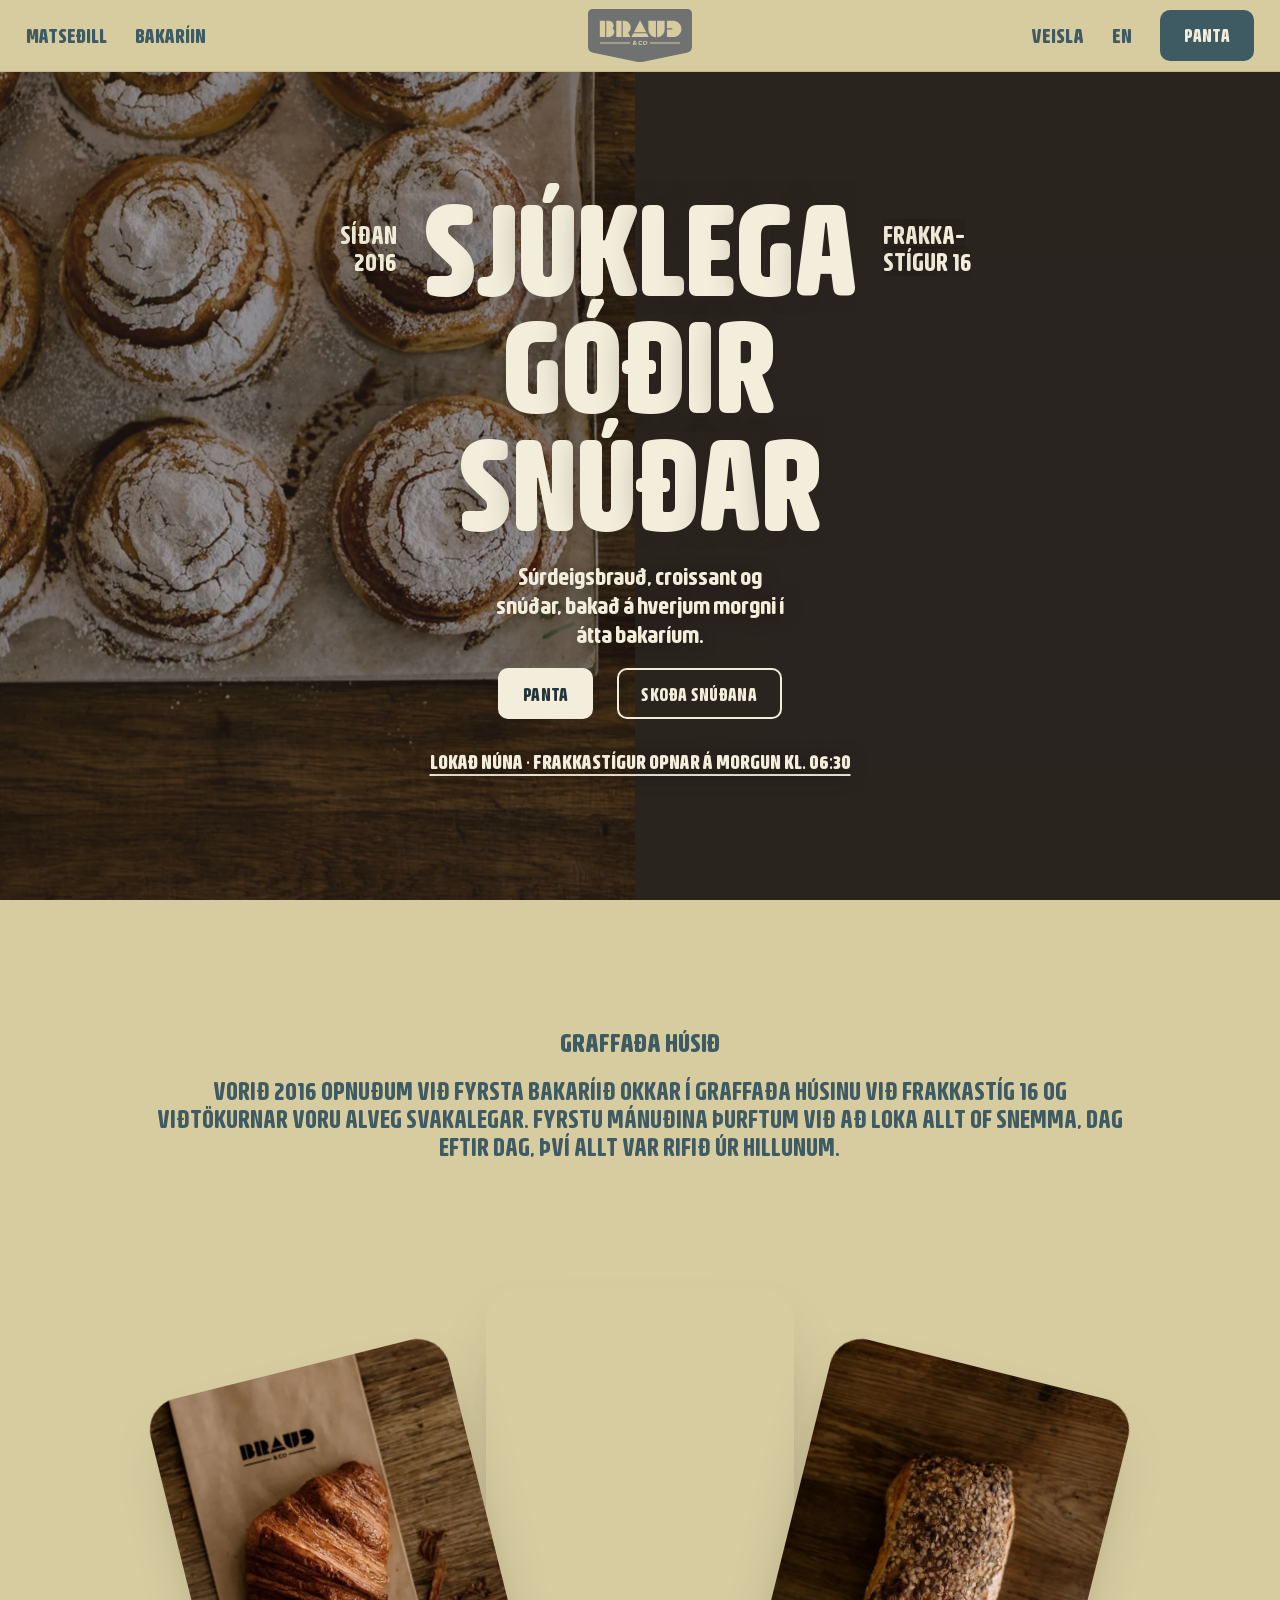
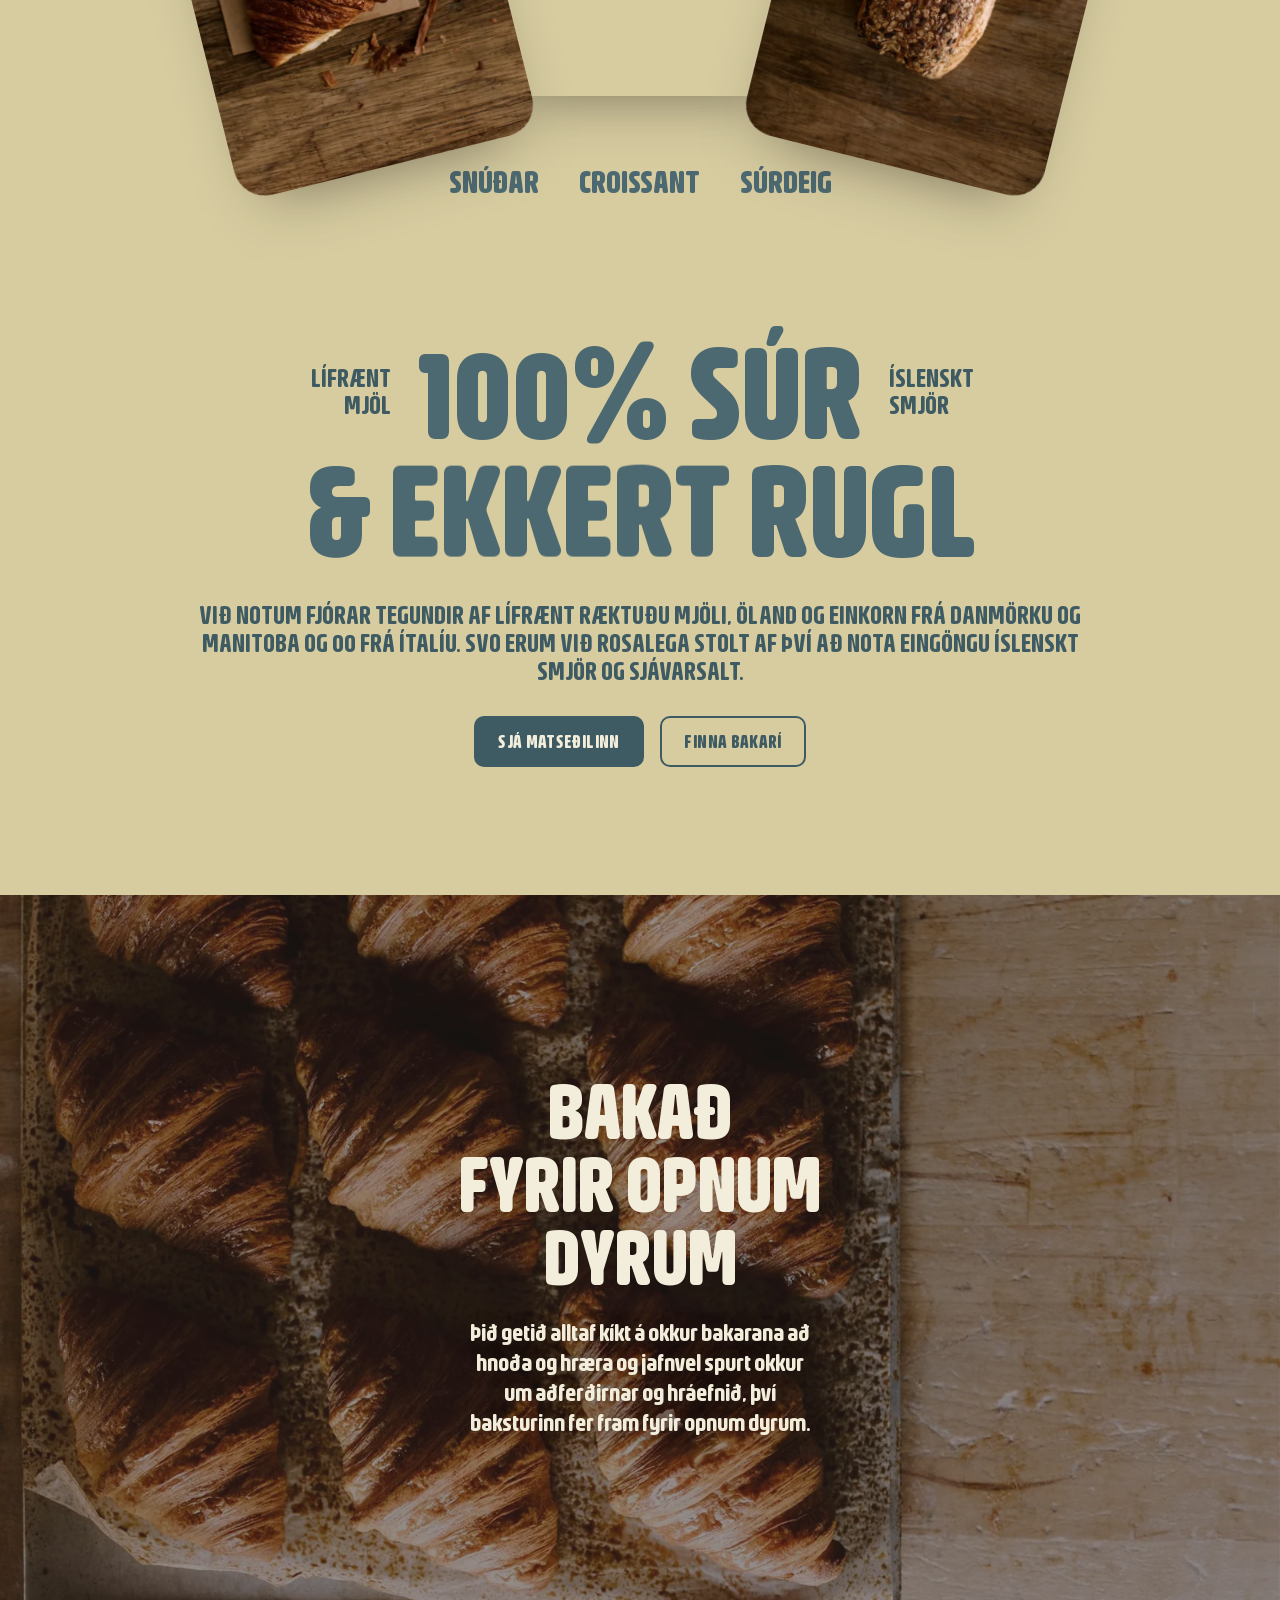
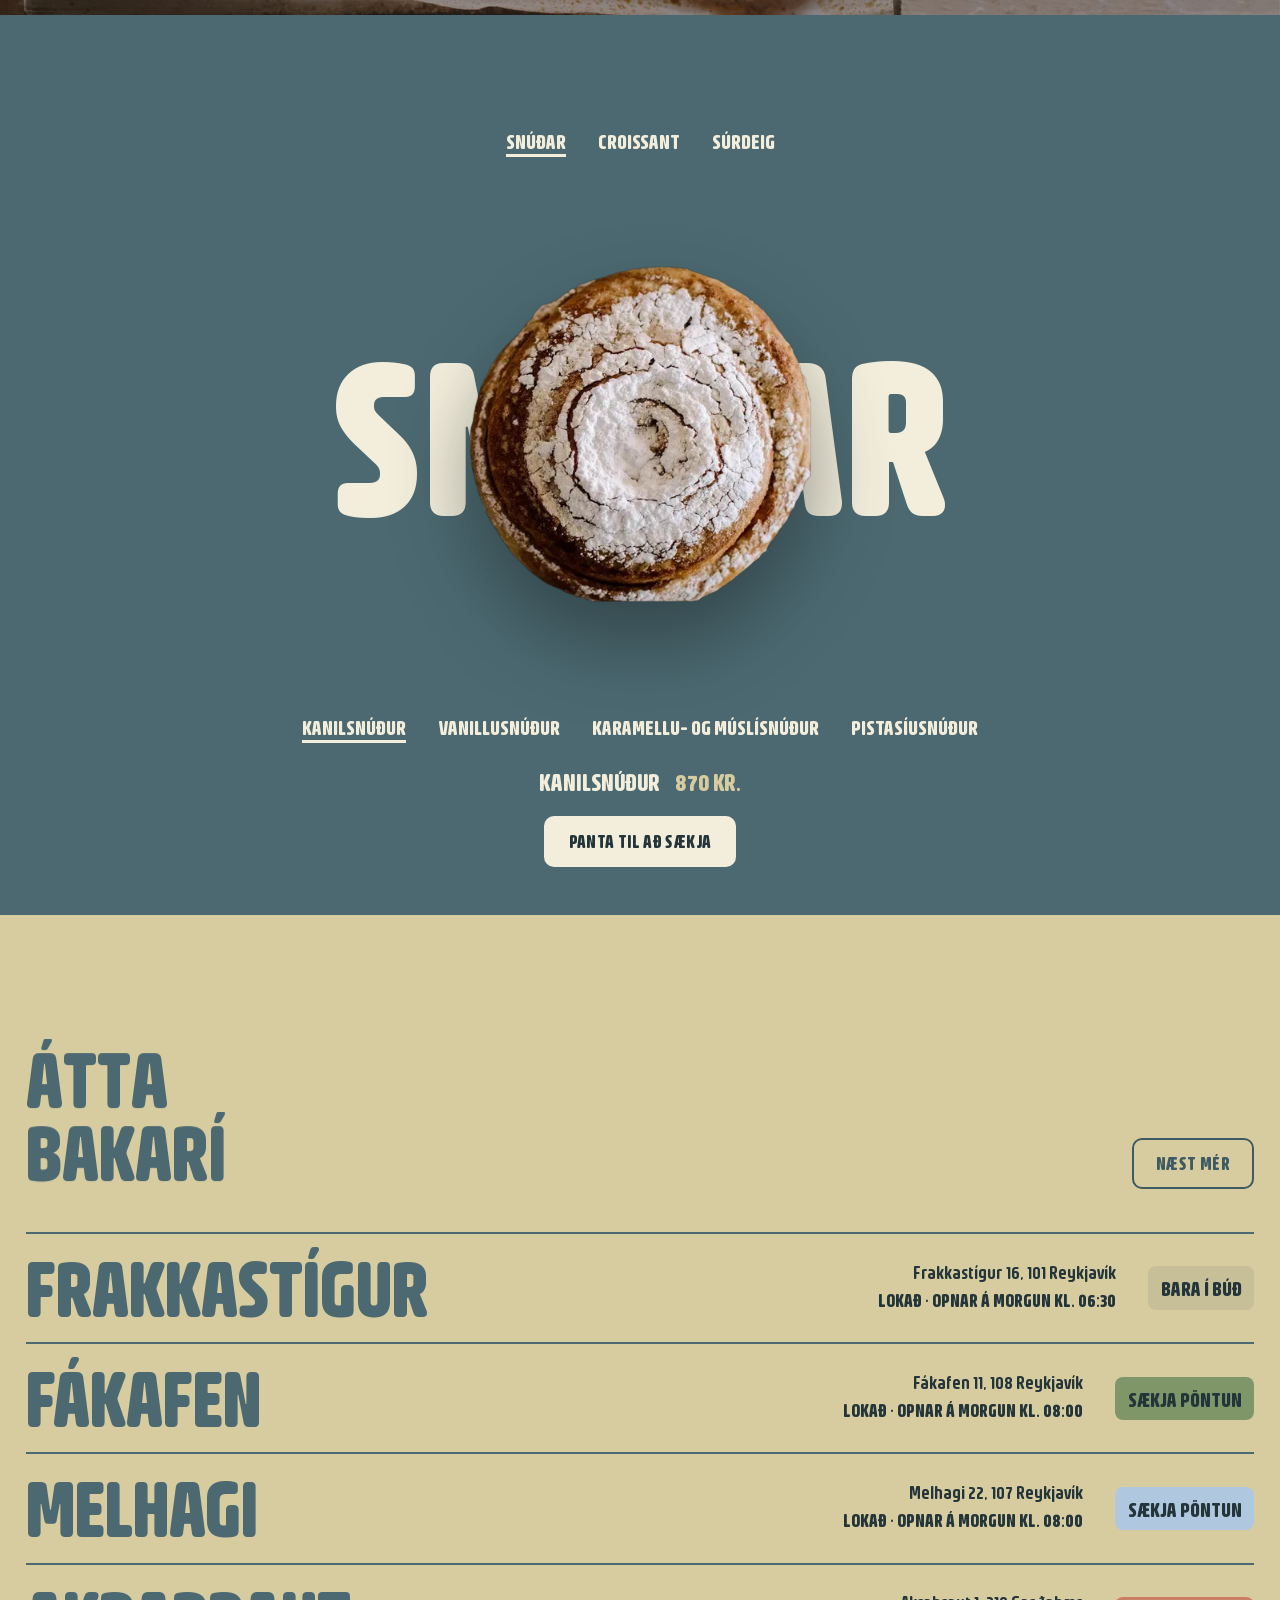
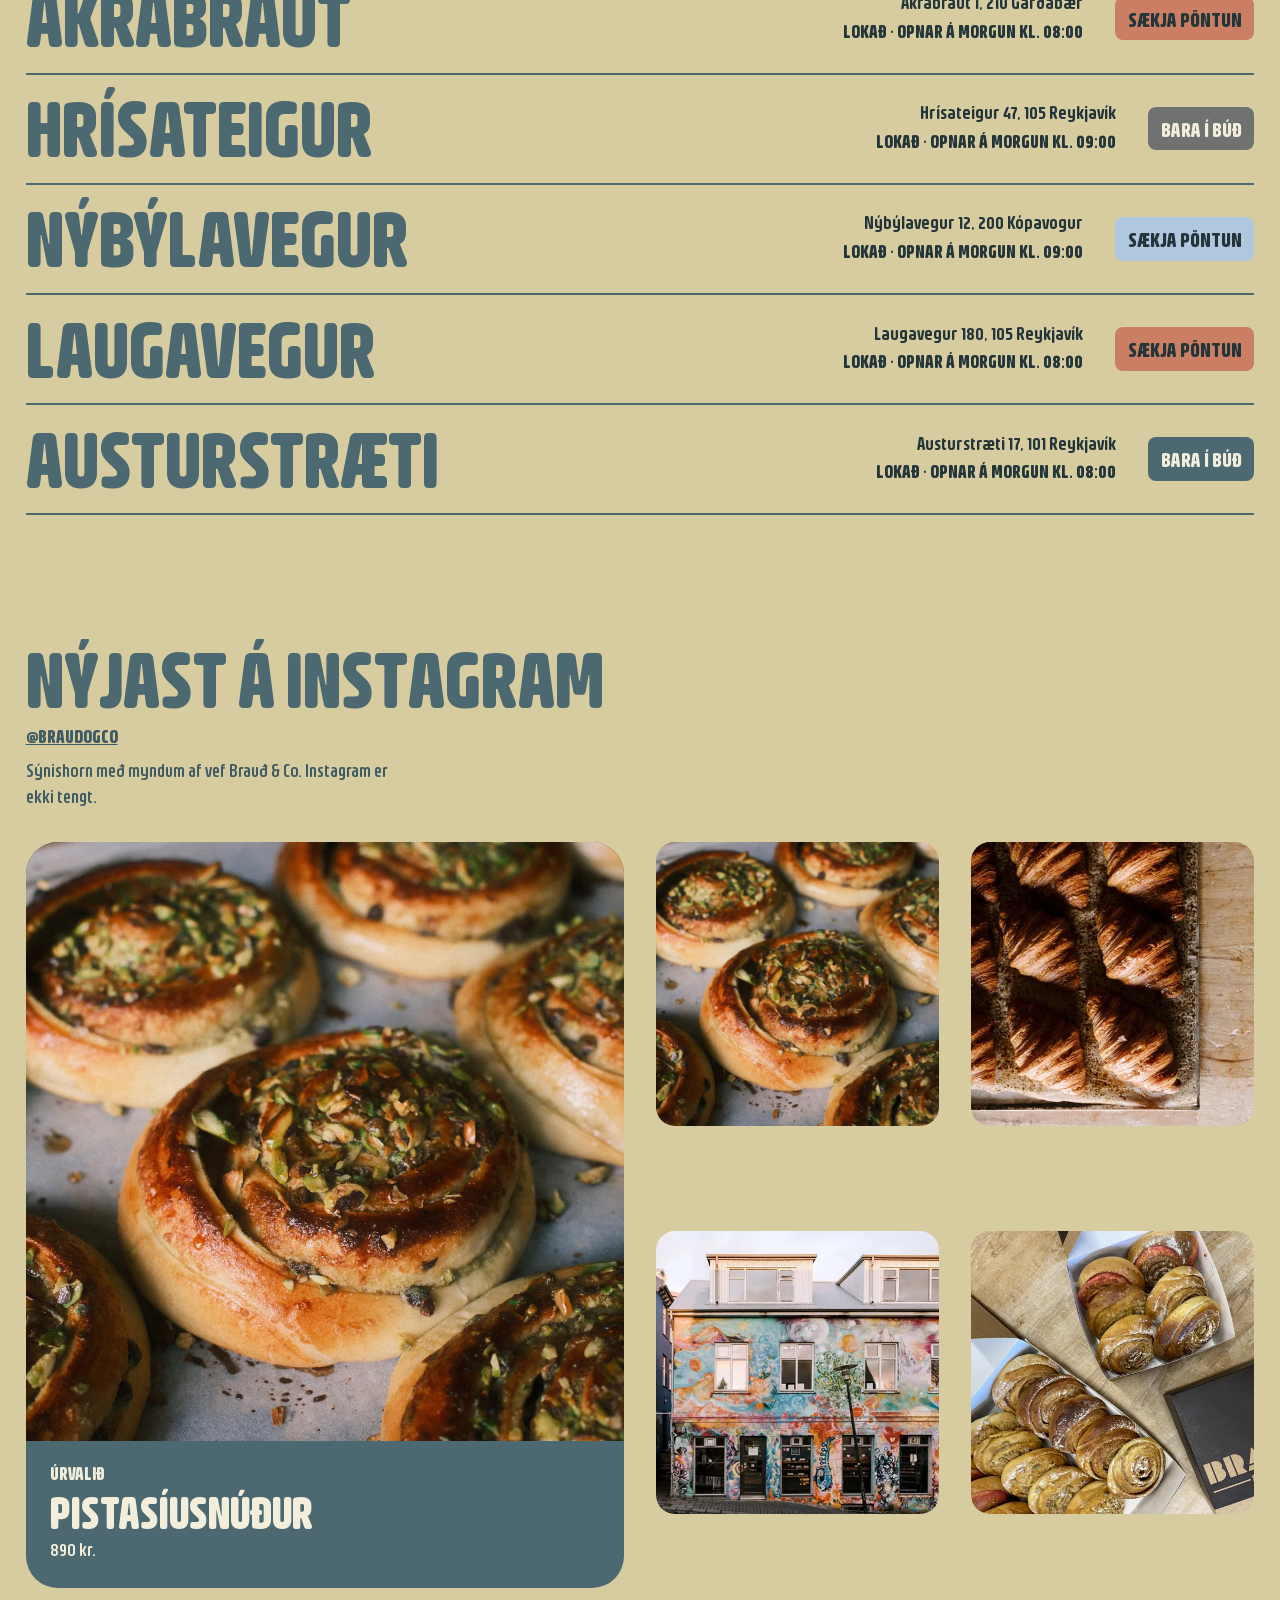
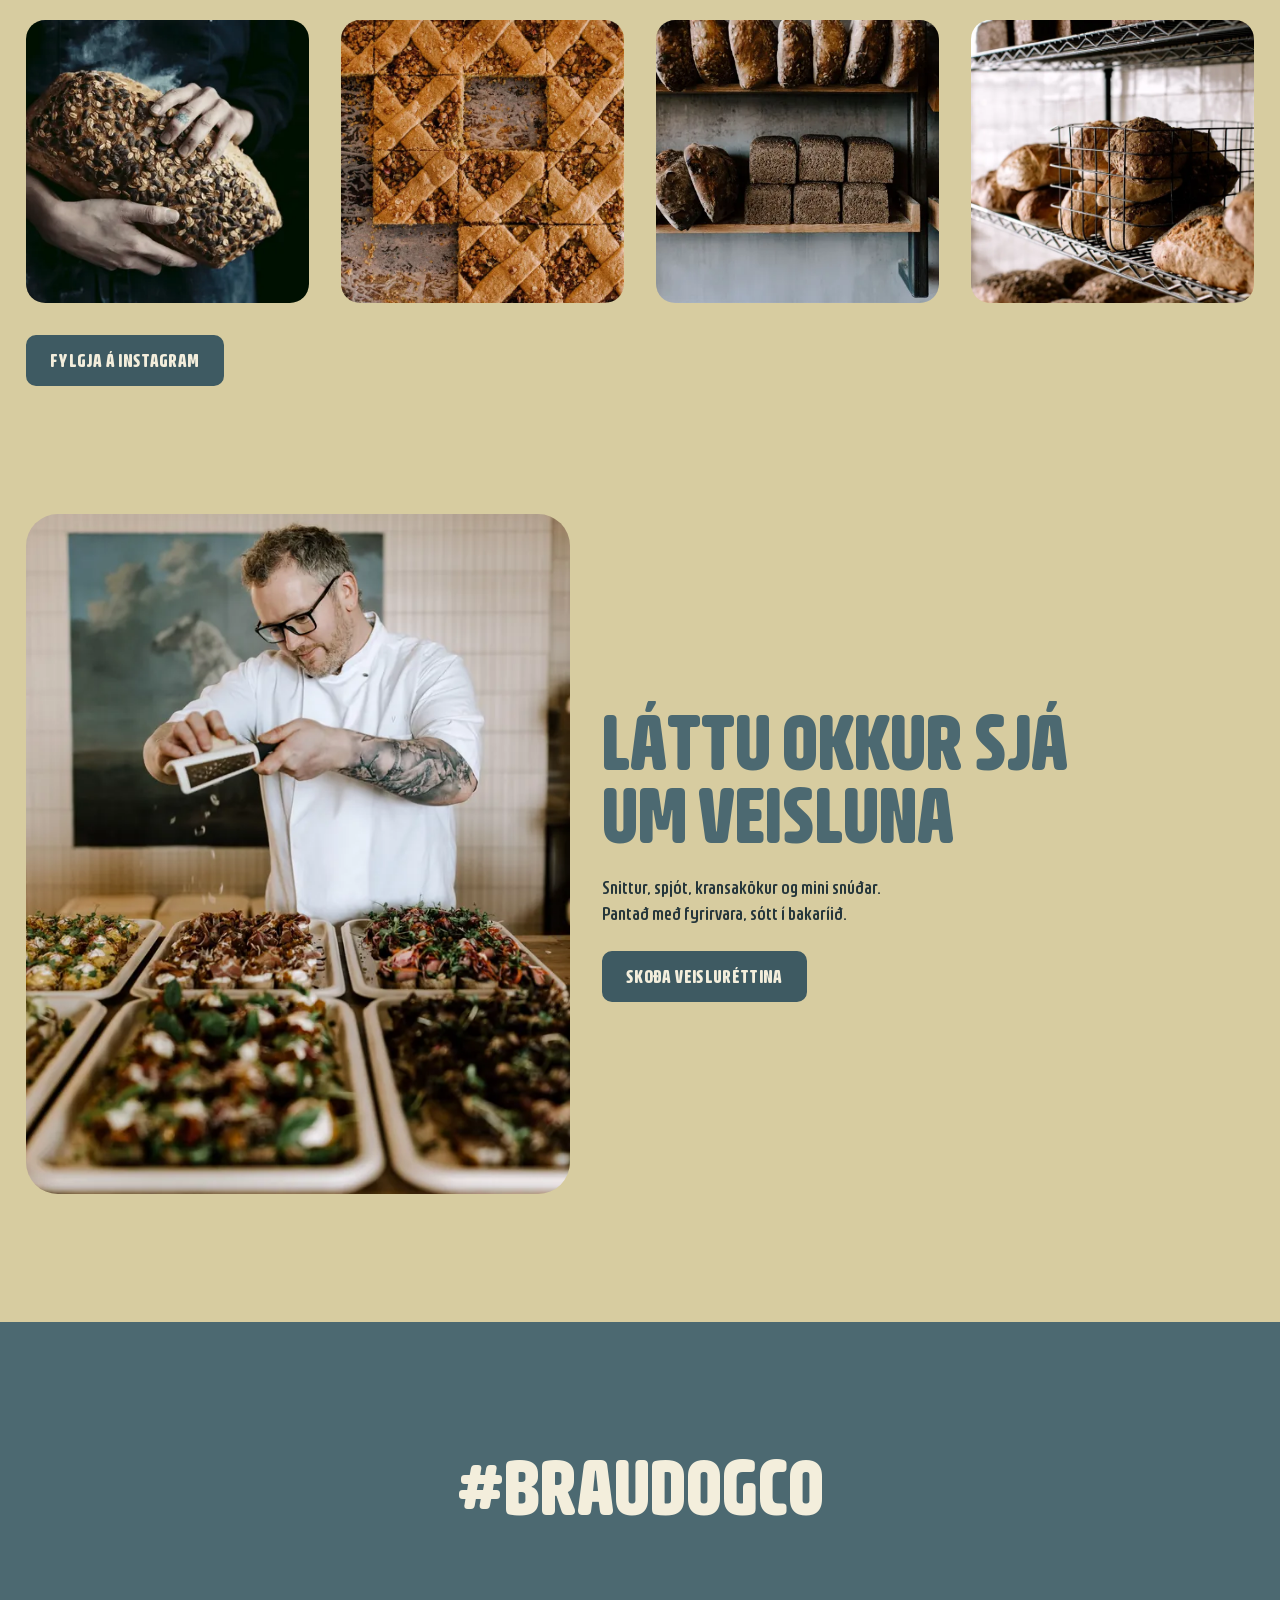
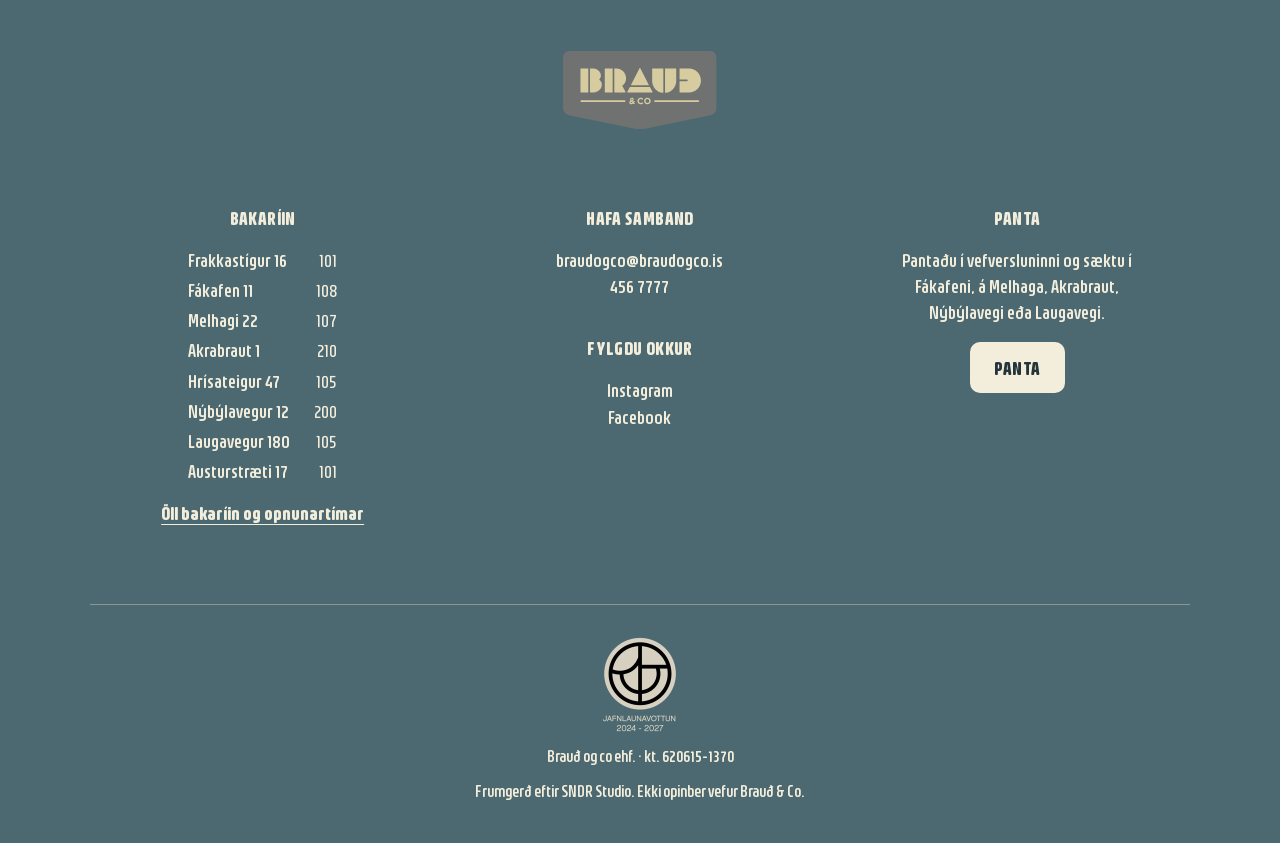
<file: index.html>
<!doctype html>
<html lang="is">
<head>
<meta charset="utf-8">
<meta name="viewport" content="width=device-width, initial-scale=1">
<title>Brauð &amp; Co · Súrdeigsbakarí og snúðar í Reykjavík</title>
<meta name="description" content="Sjúklega góðir snúðar, súrdeigsbrauð og croissant. Átta bakarí í Reykjavík, Kópavogi og Garðabæ.">
<meta name="robots" content="noindex, nofollow">
<meta name="theme-color" content="#D7CCA0">
<link rel="alternate" hreflang="is" href="./">
<link rel="alternate" hreflang="en" href="./en/">
<link rel="icon" href="./assets/favicon.svg" type="image/svg+xml">
<link rel="preload" href="./assets/fonts/Bevellier-Variable.woff2" as="font" type="font/woff2" crossorigin>
<link rel="stylesheet" href="./css/site.css?v=2f4e6e39">
<script>document.documentElement.classList.add('js');setTimeout(function(){if(!window.BC_BOOTED)document.documentElement.classList.remove('js')},3500)</script>
<script type="application/ld+json">{"@context":"https://schema.org","@graph":[{"@type":"Bakery","name":"Brauð & Co Frakkastígur","address":{"@type":"PostalAddress","streetAddress":"Frakkastígur 16","postalCode":"101","addressLocality":"Reykjavík","addressCountry":"IS"},"geo":{"@type":"GeoCoordinates","latitude":64.1440177,"longitude":-21.9260968},"telephone":"+354 456 7777","email":"braudogco@braudogco.is","openingHoursSpecification":[{"@type":"OpeningHoursSpecification","dayOfWeek":"Sunday","opens":"06:30","closes":"17:00"},{"@type":"OpeningHoursSpecification","dayOfWeek":"Monday","opens":"06:30","closes":"17:00"},{"@type":"OpeningHoursSpecification","dayOfWeek":"Tuesday","opens":"06:30","closes":"17:00"},{"@type":"OpeningHoursSpecification","dayOfWeek":"Wednesday","opens":"06:30","closes":"17:00"},{"@type":"OpeningHoursSpecification","dayOfWeek":"Thursday","opens":"06:30","closes":"17:00"},{"@type":"OpeningHoursSpecification","dayOfWeek":"Friday","opens":"06:30","closes":"17:00"},{"@type":"OpeningHoursSpecification","dayOfWeek":"Saturday","opens":"06:30","closes":"17:00"}],"servesCuisine":"Bakery","priceRange":"$$"},{"@type":"Bakery","name":"Brauð & Co Fákafen","address":{"@type":"PostalAddress","streetAddress":"Fákafen 11","postalCode":"108","addressLocality":"Reykjavík","addressCountry":"IS"},"geo":{"@type":"GeoCoordinates","latitude":64.1295279,"longitude":-21.8642543},"telephone":"+354 456 7777","email":"braudogco@braudogco.is","openingHoursSpecification":[{"@type":"OpeningHoursSpecification","dayOfWeek":"Sunday","opens":"08:00","closes":"15:00"},{"@type":"OpeningHoursSpecification","dayOfWeek":"Monday","opens":"07:00","closes":"17:00"},{"@type":"OpeningHoursSpecification","dayOfWeek":"Tuesday","opens":"07:00","closes":"17:00"},{"@type":"OpeningHoursSpecification","dayOfWeek":"Wednesday","opens":"07:00","closes":"17:00"},{"@type":"OpeningHoursSpecification","dayOfWeek":"Thursday","opens":"07:00","closes":"17:00"},{"@type":"OpeningHoursSpecification","dayOfWeek":"Friday","opens":"07:00","closes":"17:00"},{"@type":"OpeningHoursSpecification","dayOfWeek":"Saturday","opens":"08:00","closes":"16:00"}],"servesCuisine":"Bakery","priceRange":"$$"},{"@type":"Bakery","name":"Brauð & Co Melhagi","address":{"@type":"PostalAddress","streetAddress":"Melhagi 22","postalCode":"107","addressLocality":"Reykjavík","addressCountry":"IS"},"geo":{"@type":"GeoCoordinates","latitude":64.1441027,"longitude":-21.9609549},"telephone":"+354 456 7777","email":"braudogco@braudogco.is","openingHoursSpecification":[{"@type":"OpeningHoursSpecification","dayOfWeek":"Sunday","opens":"08:00","closes":"16:00"},{"@type":"OpeningHoursSpecification","dayOfWeek":"Monday","opens":"07:00","closes":"17:00"},{"@type":"OpeningHoursSpecification","dayOfWeek":"Tuesday","opens":"07:00","closes":"17:00"},{"@type":"OpeningHoursSpecification","dayOfWeek":"Wednesday","opens":"07:00","closes":"17:00"},{"@type":"OpeningHoursSpecification","dayOfWeek":"Thursday","opens":"07:00","closes":"17:00"},{"@type":"OpeningHoursSpecification","dayOfWeek":"Friday","opens":"07:00","closes":"17:00"},{"@type":"OpeningHoursSpecification","dayOfWeek":"Saturday","opens":"08:00","closes":"16:00"}],"servesCuisine":"Bakery","priceRange":"$$"},{"@type":"Bakery","name":"Brauð & Co Akrabraut","address":{"@type":"PostalAddress","streetAddress":"Akrabraut 1","postalCode":"210","addressLocality":"Garðabær","addressCountry":"IS"},"geo":{"@type":"GeoCoordinates","latitude":64.0980961,"longitude":-21.9083824},"telephone":"+354 456 7777","email":"braudogco@braudogco.is","openingHoursSpecification":[{"@type":"OpeningHoursSpecification","dayOfWeek":"Sunday","opens":"08:00","closes":"16:00"},{"@type":"OpeningHoursSpecification","dayOfWeek":"Monday","opens":"07:00","closes":"17:00"},{"@type":"OpeningHoursSpecification","dayOfWeek":"Tuesday","opens":"07:00","closes":"17:00"},{"@type":"OpeningHoursSpecification","dayOfWeek":"Wednesday","opens":"07:00","closes":"17:00"},{"@type":"OpeningHoursSpecification","dayOfWeek":"Thursday","opens":"07:00","closes":"17:00"},{"@type":"OpeningHoursSpecification","dayOfWeek":"Friday","opens":"07:00","closes":"17:00"},{"@type":"OpeningHoursSpecification","dayOfWeek":"Saturday","opens":"08:00","closes":"16:00"}],"servesCuisine":"Bakery","priceRange":"$$"},{"@type":"Bakery","name":"Brauð & Co Hrísateigur","address":{"@type":"PostalAddress","streetAddress":"Hrísateigur 47","postalCode":"105","addressLocality":"Reykjavík","addressCountry":"IS"},"geo":{"@type":"GeoCoordinates","latitude":64.1485477,"longitude":-21.884744},"telephone":"+354 456 7777","email":"braudogco@braudogco.is","openingHoursSpecification":[{"@type":"OpeningHoursSpecification","dayOfWeek":"Sunday","opens":"09:00","closes":"15:00"},{"@type":"OpeningHoursSpecification","dayOfWeek":"Monday","opens":"08:00","closes":"16:00"},{"@type":"OpeningHoursSpecification","dayOfWeek":"Tuesday","opens":"08:00","closes":"16:00"},{"@type":"OpeningHoursSpecification","dayOfWeek":"Wednesday","opens":"08:00","closes":"16:00"},{"@type":"OpeningHoursSpecification","dayOfWeek":"Thursday","opens":"08:00","closes":"16:00"},{"@type":"OpeningHoursSpecification","dayOfWeek":"Friday","opens":"08:00","closes":"16:00"},{"@type":"OpeningHoursSpecification","dayOfWeek":"Saturday","opens":"09:00","closes":"16:00"}],"servesCuisine":"Bakery","priceRange":"$$"},{"@type":"Bakery","name":"Brauð & Co Nýbýlavegur","address":{"@type":"PostalAddress","streetAddress":"Nýbýlavegur 12","postalCode":"200","addressLocality":"Kópavogur","addressCountry":"IS"},"geo":{"@type":"GeoCoordinates","latitude":64.1141998,"longitude":-21.8940573},"telephone":"+354 456 7777","email":"braudogco@braudogco.is","openingHoursSpecification":[{"@type":"OpeningHoursSpecification","dayOfWeek":"Sunday","opens":"09:00","closes":"15:00"},{"@type":"OpeningHoursSpecification","dayOfWeek":"Monday","opens":"07:30","closes":"16:00"},{"@type":"OpeningHoursSpecification","dayOfWeek":"Tuesday","opens":"07:30","closes":"16:00"},{"@type":"OpeningHoursSpecification","dayOfWeek":"Wednesday","opens":"07:30","closes":"16:00"},{"@type":"OpeningHoursSpecification","dayOfWeek":"Thursday","opens":"07:30","closes":"16:00"},{"@type":"OpeningHoursSpecification","dayOfWeek":"Friday","opens":"07:30","closes":"16:00"},{"@type":"OpeningHoursSpecification","dayOfWeek":"Saturday","opens":"09:00","closes":"16:00"}],"servesCuisine":"Bakery","priceRange":"$$"},{"@type":"Bakery","name":"Brauð & Co Laugavegur","address":{"@type":"PostalAddress","streetAddress":"Laugavegur 180","postalCode":"105","addressLocality":"Reykjavík","addressCountry":"IS"},"geo":{"@type":"GeoCoordinates","latitude":64.1401124,"longitude":-21.895071},"telephone":"+354 456 7777","email":"braudogco@braudogco.is","openingHoursSpecification":[{"@type":"OpeningHoursSpecification","dayOfWeek":"Sunday","opens":"08:00","closes":"15:00"},{"@type":"OpeningHoursSpecification","dayOfWeek":"Monday","opens":"07:00","closes":"16:00"},{"@type":"OpeningHoursSpecification","dayOfWeek":"Tuesday","opens":"07:00","closes":"16:00"},{"@type":"OpeningHoursSpecification","dayOfWeek":"Wednesday","opens":"07:00","closes":"16:00"},{"@type":"OpeningHoursSpecification","dayOfWeek":"Thursday","opens":"07:00","closes":"16:00"},{"@type":"OpeningHoursSpecification","dayOfWeek":"Friday","opens":"07:00","closes":"16:00"},{"@type":"OpeningHoursSpecification","dayOfWeek":"Saturday","opens":"08:00","closes":"15:00"}],"servesCuisine":"Bakery","priceRange":"$$"},{"@type":"Bakery","name":"Brauð & Co Austurstræti","address":{"@type":"PostalAddress","streetAddress":"Austurstræti 17","postalCode":"101","addressLocality":"Reykjavík","addressCountry":"IS"},"geo":{"@type":"GeoCoordinates","latitude":64.1476283,"longitude":-21.9377164},"telephone":"+354 456 7777","email":"braudogco@braudogco.is","openingHoursSpecification":[{"@type":"OpeningHoursSpecification","dayOfWeek":"Sunday","opens":"08:00","closes":"15:00"},{"@type":"OpeningHoursSpecification","dayOfWeek":"Monday","opens":"07:00","closes":"16:00"},{"@type":"OpeningHoursSpecification","dayOfWeek":"Tuesday","opens":"07:00","closes":"16:00"},{"@type":"OpeningHoursSpecification","dayOfWeek":"Wednesday","opens":"07:00","closes":"16:00"},{"@type":"OpeningHoursSpecification","dayOfWeek":"Thursday","opens":"07:00","closes":"16:00"},{"@type":"OpeningHoursSpecification","dayOfWeek":"Friday","opens":"07:00","closes":"16:00"},{"@type":"OpeningHoursSpecification","dayOfWeek":"Saturday","opens":"08:00","closes":"16:00"}],"servesCuisine":"Bakery","priceRange":"$$"}]}</script>
<link rel="icon" type="image/png" sizes="32x32" href="icons/favicon-32.png">
<link rel="icon" type="image/png" sizes="48x48" href="icons/favicon-48.png">
<link rel="apple-touch-icon" sizes="180x180" href="icons/apple-touch-icon.png">
</head>
<body class="bc-page bc-page--home" data-lang="is">
<div class="bc-root">
<a class="bc-skip" href="#main">Fara í efni</a>
<div class="bc-awning" aria-hidden="true"></div>
<header class="bc-bar" data-bar>
  <nav class="bc-nav bc-nav--l" aria-label="Aðalvalmynd"><a class="bc-nav__a" href="./matsedill/">Matseðill</a><a class="bc-nav__a" href="./bakariin/">Bakaríin</a></nav>
  <a class="bc-logo" translate="no" href="./" aria-label="Forsíða Brauð &amp; Co" data-logo><svg aria-hidden="true" focusable="false" width="250" height="128" viewBox="0 0 250 128" fill="none" xmlns="http://www.w3.org/2000/svg">
<g clip-path="url(#bclogo)">
<path d="M239.361 0H10.6385C4.77356 0 0 4.7745 0 10.6406V92.2481C0 97.9268 4.35463 103.286 9.91092 104.443L116.737 126.772C118.964 127.235 121.908 127.5 125.005 127.5C128.103 127.5 131.047 127.246 133.274 126.772L240.1 104.443C245.656 103.286 250.011 97.9268 250.011 92.2481V10.6406C250 4.7745 245.226 0 239.361 0Z" fill="#707272"/>
<path d="M115.436 86.735L114.257 85.5331C113.43 86.2167 112.449 86.6688 111.269 86.6688C109.318 86.6688 107.841 85.5331 107.841 83.7027C107.841 82.3905 108.546 81.4753 109.825 80.8909C109.329 80.1742 109.108 79.5457 109.108 78.8289C109.108 77.4175 110.233 76.1274 112.206 76.1274C113.948 76.1274 115.084 77.2521 115.084 78.7076C115.084 80.097 114.213 80.9019 112.934 81.3981L114.29 82.7544C114.621 82.2251 114.962 81.6297 115.282 81.0012L116.936 81.9054C116.539 82.6221 116.109 83.3829 115.591 84.0666L117.09 85.5662L115.436 86.735ZM111.038 82.2692C110.365 82.6221 110.09 83.1183 110.09 83.6255C110.09 84.3532 110.685 84.8384 111.523 84.8384C112.03 84.8384 112.526 84.6179 113 84.254L111.038 82.2692ZM112.151 77.8917C111.556 77.8917 111.159 78.3107 111.159 78.9392C111.159 79.4023 111.335 79.7441 111.754 80.2183C112.647 79.8875 113.11 79.5016 113.11 78.851C113.11 78.2335 112.724 77.8917 112.151 77.8917Z" fill="#D7CCA0"/>
<path d="M126.428 86.7021C123.418 86.7021 121.191 84.3865 121.191 81.4535V81.4204C121.191 78.5204 123.385 76.1387 126.516 76.1387C128.445 76.1387 129.592 76.7782 130.54 77.7155L129.106 79.3695C128.324 78.6527 127.519 78.2117 126.494 78.2117C124.774 78.2117 123.528 79.6451 123.528 81.3983V81.4314C123.528 83.1846 124.741 84.6401 126.494 84.6401C127.662 84.6401 128.379 84.177 129.184 83.4382L130.617 84.8827C129.558 86.0074 128.39 86.7021 126.428 86.7021Z" fill="#D7CCA0"/>
<path d="M137.364 86.7021C134.211 86.7021 131.951 84.3535 131.951 81.4535V81.4204C131.951 78.5204 134.244 76.1387 137.397 76.1387C140.55 76.1387 142.81 78.4873 142.81 81.3983V81.4314C142.81 84.3204 140.517 86.7021 137.364 86.7021ZM140.462 81.4204C140.462 79.6672 139.172 78.2117 137.364 78.2117C135.556 78.2117 134.299 79.6451 134.299 81.3983V81.4314C134.299 83.1846 135.578 84.6401 137.397 84.6401C139.205 84.6401 140.462 83.2067 140.462 81.4535V81.4204Z" fill="#D7CCA0"/>
<path d="M29.0934 28.3271C28.7186 28.3271 28.4209 28.6249 28.4209 28.9998V66.8429C28.4209 67.2178 28.7186 67.5155 29.0934 67.5155H40.5036C40.8785 67.5155 41.1761 67.2178 41.1761 66.8429V28.9998C41.1761 28.6249 40.8785 28.3271 40.5036 28.3271H29.0934Z" fill="#D7CCA0"/>
<path d="M68.682 28.3271C68.3072 28.3271 68.0095 28.6249 68.0095 28.9998V66.8429C68.0095 67.2178 68.3072 67.5155 68.682 67.5155H80.0922C80.4671 67.5155 80.7647 67.2178 80.7647 66.8429V28.9998C80.7647 28.6249 80.4671 28.3271 80.0922 28.3271H68.682Z" fill="#D7CCA0"/>
<path d="M44.6157 28.3271C44.2409 28.3271 43.9432 28.6249 43.9432 28.9998V66.8429C43.9432 67.2178 44.2409 67.5155 44.6157 67.5155H48.1546C53.8542 67.5155 60.568 64.6045 62.7067 58.1099C64.1509 53.7213 62.806 49.4761 59.1018 46.7305L58.8372 46.543L59.0577 46.3004C61.7697 43.3012 62.4201 39.3096 60.7885 35.6378C58.8151 31.1941 54.1077 28.3271 48.7829 28.3271H44.6157Z" fill="#D7CCA0"/>
<path d="M84.2043 28.3271C83.8295 28.3271 83.5318 28.6249 83.5318 28.9998V66.8429C83.5318 67.2178 83.8295 67.5155 84.2043 67.5155H101.005C101.369 67.5155 101.678 67.2178 101.678 66.8429C101.678 66.7216 101.645 66.6003 101.579 66.5011L96.3863 56.7757L96.5847 56.6213C100.443 53.6221 102.659 49.1012 102.659 44.2054C102.659 35.4503 95.5374 28.3271 86.784 28.3271H84.2043Z" fill="#D7CCA0"/>
<path d="M162.544 68.133H162.566C162.951 68.1771 163.304 67.8684 163.304 67.4824V28.9998C163.304 28.6249 163.007 28.3271 162.632 28.3271H145.798C145.423 28.3271 145.125 28.6249 145.125 28.9998V48.6932C145.147 58.6832 152.622 67.0414 162.544 68.133Z" fill="#D7CCA0"/>
<path d="M166.093 67.4824C166.104 67.8463 166.402 68.133 166.766 68.133C166.788 68.133 166.821 68.133 166.843 68.133H166.876C176.809 67.0303 184.284 58.6722 184.284 48.6822V28.9998C184.284 28.6249 183.986 28.3271 183.611 28.3271H166.777C166.402 28.3271 166.104 28.6249 166.104 28.9998V67.4383V67.4493L166.093 67.4824Z" fill="#D7CCA0"/>
<path d="M190.402 49.3104C190.027 49.3104 189.73 49.6081 189.73 49.983V66.8536C189.73 67.2285 190.027 67.5263 190.402 67.5263H205.009C215.791 67.5263 224.567 58.7491 224.567 47.9651C224.567 37.1481 215.791 28.3379 205.009 28.3379H190.402C190.027 28.3379 189.73 28.6356 189.73 29.0105V45.8811C189.73 46.256 190.027 46.5538 190.402 46.5538H201.812C202.507 46.5538 203.069 47.1161 203.069 47.8108V48.0754C203.069 48.7701 202.507 49.3324 201.812 49.3324H190.402V49.3104Z" fill="#D7CCA0"/>
<path d="M125.193 27.6436C124.917 27.6436 124.686 27.809 124.576 28.0515L110.63 55.3202C110.564 55.4525 110.552 55.5738 110.597 55.64C110.641 55.7061 110.751 55.7502 110.894 55.7502H139.48C139.624 55.7502 139.734 55.7061 139.778 55.64C139.822 55.5738 139.811 55.4525 139.745 55.3202L125.81 28.0736C125.7 27.809 125.457 27.6436 125.193 27.6436Z" fill="#D7CCA0"/>
<path d="M110.31 58.5288C109.494 58.5288 109.252 58.6391 109.075 58.7493C108.91 58.8486 108.546 59.3007 108.304 59.7417L104.699 66.512C104.643 66.6113 104.61 66.7326 104.61 66.8428C104.61 67.2067 104.908 67.5154 105.283 67.5154H145.103C145.467 67.5154 145.775 67.2177 145.775 66.8428C145.775 66.7326 145.742 66.6223 145.687 66.5231L142.082 59.7417C141.84 59.3007 141.476 58.8486 141.311 58.7493C141.134 58.6501 140.892 58.5288 140.076 58.5288H110.31Z" fill="#D7CCA0"/>
<path d="M100.355 80.2622H29.6777C28.9831 80.2622 28.4209 80.8245 28.4209 81.519V81.7836C28.4209 82.4781 28.9831 83.0404 29.6777 83.0404H100.355C101.05 83.0404 101.612 82.4781 101.612 81.7836V81.519C101.601 80.8245 101.039 80.2622 100.355 80.2622Z" fill="#D7CCA0"/>
<path d="M220.322 80.2622H149.645C148.951 80.2622 148.388 80.8245 148.388 81.519V81.7836C148.388 82.4781 148.951 83.0404 149.645 83.0404H220.322C221.017 83.0404 221.579 82.4781 221.579 81.7836V81.519C221.579 80.8245 221.017 80.2622 220.322 80.2622Z" fill="#D7CCA0"/>
</g>
<defs>
<clipPath id="bclogo">
<rect width="250" height="127.5" fill="white"/>
</clipPath>
</defs>
</svg>
</a>
  <div class="bc-nav bc-nav--r"><a class="bc-nav__a" href="./veisla/">Veisla</a><a class="bc-nav__a bc-lang" href="./en/" hreflang="en" lang="en" aria-label="English">EN</a>
    <a class="bc-btn bc-btn--order" href="https://braudogco.is/vefverslun">Panta</a>
    <button class="bc-burger" type="button" aria-expanded="false" aria-controls="bc-panel" data-burger><span class="bc-sr">Opna valmynd</span><i></i><i></i></button>
  </div>
</header>
<div class="bc-panel" id="bc-panel" hidden data-panel>
  <nav aria-label="Valmynd">
    <a href="./" data-home style="--n:0"><span>Forsíða</span></a><a href="./matsedill/" style="--n:1"><span>Matseðill</span></a><a href="./bakariin/" style="--n:2"><span>Bakaríin</span></a><a href="./veisla/" style="--n:3"><span>Veisla</span></a>
  </nav>
  <div class="bc-panel__foot"><a class="bc-btn" href="https://braudogco.is/vefverslun">Panta</a><a class="bc-panel__lang" href="./en/" hreflang="en" lang="en">English</a></div>
</div>
<main id="main">

<section class="bc-hero" data-hero>
  <div class="bc-hero__media" data-parallax>
    <figure class="bc-hero__ph"><img class="" width="1365" height="2048" src="./assets/img/kanil-tray-1024.webp" srcset="assets/img/kanil-tray-640.webp 640w, assets/img/kanil-tray-1024.webp 1024w, assets/img/kanil-tray-1365.webp 1365w" sizes="(min-width: 960px) 50vw, 100vw" alt="Kanilsnúðar á bökunarplötu" fetchpriority="high"></figure>
    <figure class="bc-hero__ph bc-hero__ph--2"><picture><source media="(max-width: 959.8px)" srcset="[data-uri]"><img class="" width="1365" height="2048" src="./assets/img/karamellu-tray-1024.webp" srcset="assets/img/karamellu-tray-640.webp 640w, assets/img/karamellu-tray-1024.webp 1024w, assets/img/karamellu-tray-1365.webp 1365w" sizes="50vw" alt="Karamellu- og múslísnúðar á bökunarplötu" fetchpriority="high"></picture></figure>
  </div>
  <div class="bc-hero__copy">
    <h1 class="bc-title fs-240" aria-label="Sjúklega góðir snúðar">
      <span class="bc-hero__row"><span class="bc-stamp bc-stamp--l fs-35" aria-hidden="true"><span class="bc-st bc-line" style="--d:0.4" data-st aria-hidden="true"><span class="bc-sr">Síðan</span><span aria-hidden="true"><span class="bc-w"><span class="bc-c" style="--i:0">S</span><span class="bc-c" style="--i:1">í</span><span class="bc-c" style="--i:2">ð</span><span class="bc-c" style="--i:3">a</span><span class="bc-c" style="--i:4">n</span></span></span></span><span class="bc-st bc-line" style="--d:0.48000000000000004" data-st aria-hidden="true"><span class="bc-sr">2016</span><span aria-hidden="true"><span class="bc-w"><span class="bc-c" style="--i:0">2</span><span class="bc-c" style="--i:1">0</span><span class="bc-c" style="--i:2">1</span><span class="bc-c" style="--i:3">6</span></span></span></span></span><span class="bc-st bc-line" style="--d:0.6" data-st aria-hidden="true"><span class="bc-sr">Sjúklega</span><span aria-hidden="true"><span class="bc-w"><span class="bc-c" style="--i:0">S</span><span class="bc-c" style="--i:1">j</span><span class="bc-c" style="--i:2">ú</span><span class="bc-c" style="--i:3">k</span><span class="bc-c" style="--i:4">l</span><span class="bc-c" style="--i:5">e</span><span class="bc-c" style="--i:6">g</span><span class="bc-c" style="--i:7">a</span></span></span></span><span class="bc-stamp bc-stamp--r fs-35" aria-hidden="true"><span class="bc-st bc-line" style="--d:0.4" data-st aria-hidden="true"><span class="bc-sr">Frakka-</span><span aria-hidden="true"><span class="bc-w"><span class="bc-c" style="--i:0">F</span><span class="bc-c" style="--i:1">r</span><span class="bc-c" style="--i:2">a</span><span class="bc-c" style="--i:3">k</span><span class="bc-c" style="--i:4">k</span><span class="bc-c" style="--i:5">a</span><span class="bc-c" style="--i:6">-</span></span></span></span><span class="bc-st bc-line" style="--d:0.48000000000000004" data-st aria-hidden="true"><span class="bc-sr">stígur 16</span><span aria-hidden="true"><span class="bc-w"><span class="bc-c" style="--i:0">s</span><span class="bc-c" style="--i:1">t</span><span class="bc-c" style="--i:2">í</span><span class="bc-c" style="--i:3">g</span><span class="bc-c" style="--i:4">u</span><span class="bc-c" style="--i:5">r</span></span> <span class="bc-w"><span class="bc-c" style="--i:6">1</span><span class="bc-c" style="--i:7">6</span></span></span></span></span></span>
      <span class="bc-st bc-line" style="--d:0.72" data-st aria-hidden="true"><span class="bc-sr">góðir</span><span aria-hidden="true"><span class="bc-w"><span class="bc-c" style="--i:0">g</span><span class="bc-c" style="--i:1">ó</span><span class="bc-c" style="--i:2">ð</span><span class="bc-c" style="--i:3">i</span><span class="bc-c" style="--i:4">r</span></span></span></span>
      <span class="bc-st bc-line" style="--d:0.84" data-st aria-hidden="true"><span class="bc-sr">snúðar</span><span aria-hidden="true"><span class="bc-w"><span class="bc-c" style="--i:0">s</span><span class="bc-c" style="--i:1">n</span><span class="bc-c" style="--i:2">ú</span><span class="bc-c" style="--i:3">ð</span><span class="bc-c" style="--i:4">a</span><span class="bc-c" style="--i:5">r</span></span></span></span>
    </h1>
    <p class="bc-hero__line">Súrdeigsbrauð, croissant og snúðar, bakað á hverjum morgni í átta bakaríum.</p>
    <div class="bc-hero__cta"><a class="bc-btn bc-btn--paper" href="https://braudogco.is/vefverslun">Panta</a><a class="bc-btn bc-btn--line" href="#snudar-show" data-jump>Skoða snúðana</a></div>
    <a class="bc-open" href="./bakariin/" data-open-count>8 bakarí opin núna</a>
  </div>
</section>

<section class="bc-story bc-sheet" aria-labelledby="story-h">
  <h2 id="story-h" class="bc-story__h fs-35">Graffaða húsið</h2>
  <p class="bc-story__p fs-35">Vorið 2016 opnuðum við fyrsta bakaríið okkar í graffaða húsinu við Frakkastíg 16 og viðtökurnar voru alveg svakalegar. Fyrstu mánuðina þurftum við að loka allt of snemma, dag eftir dag, því allt var rifið úr hillunum.</p>
</section>

<section class="bc-cards bc-sheet" aria-label="Úrvalið" data-observe>
  <div class="bc-cards__inner">
    <a class="bc-card bc-card--left" href="./matsedill/#smjordeig" aria-label="Croissant" tabindex="-1"><img class="" width="888" height="918" src="./assets/img/croissant-640.webp" srcset="assets/img/croissant-640.webp 640w, assets/img/croissant-888.webp 888w" sizes="(min-width: 960px) 25vw, 45vw" alt="Croissant á bréfpoka" loading="lazy" decoding="async"></a>
    <a class="bc-card bc-card--center" href="./matsedill/#snudar" aria-label="Snúðar" tabindex="-1"><img class="" width="1365" height="2048" src="./assets/img/vanillu-bag-1024.webp" srcset="assets/img/vanillu-bag-640.webp 640w, assets/img/vanillu-bag-1024.webp 1024w, assets/img/vanillu-bag-1365.webp 1365w" sizes="(min-width: 960px) 25vw, 45vw" alt="Vanillusnúður í bréfi" loading="lazy" decoding="async"></a>
    <a class="bc-card bc-card--right" href="./matsedill/#braud" aria-label="Súrdeig" tabindex="-1"><img class="" width="1365" height="2048" src="./assets/img/einkorn-1024.webp" srcset="assets/img/einkorn-640.webp 640w, assets/img/einkorn-1024.webp 1024w, assets/img/einkorn-1365.webp 1365w" sizes="(min-width: 960px) 25vw, 45vw" alt="Einkorna súrdeigsbrauð" loading="lazy" decoding="async"></a>
  </div>
  <nav class="bc-cards__caps" aria-label="Úrvalið"><a href="./matsedill/#snudar">Snúðar</a><a href="./matsedill/#smjordeig">Croissant</a><a href="./matsedill/#braud">Súrdeig</a></nav>
</section>

<section class="bc-state bc-sheet" aria-labelledby="slogan-h">
  <h2 id="slogan-h" class="bc-title fs-240 bc-title--slate" aria-label="100% súr &amp; ekkert rugl">
    <span class="bc-hero__row"><span class="bc-stamp bc-stamp--l fs-35" aria-hidden="true"><span class="bc-st bc-line" style="--d:0.4" data-st aria-hidden="true"><span class="bc-sr">Lífrænt</span><span aria-hidden="true"><span class="bc-w"><span class="bc-c" style="--i:0">L</span><span class="bc-c" style="--i:1">í</span><span class="bc-c" style="--i:2">f</span><span class="bc-c" style="--i:3">r</span><span class="bc-c" style="--i:4">æ</span><span class="bc-c" style="--i:5">n</span><span class="bc-c" style="--i:6">t</span></span></span></span><span class="bc-st bc-line" style="--d:0.48000000000000004" data-st aria-hidden="true"><span class="bc-sr">mjöl</span><span aria-hidden="true"><span class="bc-w"><span class="bc-c" style="--i:0">m</span><span class="bc-c" style="--i:1">j</span><span class="bc-c" style="--i:2">ö</span><span class="bc-c" style="--i:3">l</span></span></span></span></span><span class="bc-st bc-line" style="--d:0" data-st aria-hidden="true"><span class="bc-sr">100% súr</span><span aria-hidden="true"><span class="bc-w"><span class="bc-c" style="--i:0">1</span><span class="bc-c" style="--i:1">0</span><span class="bc-c" style="--i:2">0</span><span class="bc-c" style="--i:3">%</span></span> <span class="bc-w"><span class="bc-c" style="--i:4">s</span><span class="bc-c" style="--i:5">ú</span><span class="bc-c" style="--i:6">r</span></span></span></span><span class="bc-stamp bc-stamp--r fs-35" aria-hidden="true"><span class="bc-st bc-line" style="--d:0.4" data-st aria-hidden="true"><span class="bc-sr">Íslenskt</span><span aria-hidden="true"><span class="bc-w"><span class="bc-c" style="--i:0">Í</span><span class="bc-c" style="--i:1">s</span><span class="bc-c" style="--i:2">l</span><span class="bc-c" style="--i:3">e</span><span class="bc-c" style="--i:4">n</span><span class="bc-c" style="--i:5">s</span><span class="bc-c" style="--i:6">k</span><span class="bc-c" style="--i:7">t</span></span></span></span><span class="bc-st bc-line" style="--d:0.48000000000000004" data-st aria-hidden="true"><span class="bc-sr">smjör</span><span aria-hidden="true"><span class="bc-w"><span class="bc-c" style="--i:0">s</span><span class="bc-c" style="--i:1">m</span><span class="bc-c" style="--i:2">j</span><span class="bc-c" style="--i:3">ö</span><span class="bc-c" style="--i:4">r</span></span></span></span></span></span>
    <span class="bc-st bc-line" style="--d:0.12" data-st aria-hidden="true"><span class="bc-sr">&amp; ekkert rugl</span><span aria-hidden="true"><span class="bc-w"><span class="bc-c" style="--i:0">&amp;</span></span> <span class="bc-w"><span class="bc-c" style="--i:1">e</span><span class="bc-c" style="--i:2">k</span><span class="bc-c" style="--i:3">k</span><span class="bc-c" style="--i:4">e</span><span class="bc-c" style="--i:5">r</span><span class="bc-c" style="--i:6">t</span></span> <span class="bc-w"><span class="bc-c" style="--i:7">r</span><span class="bc-c" style="--i:8">u</span><span class="bc-c" style="--i:9">g</span><span class="bc-c" style="--i:10">l</span></span></span></span>
  </h2>
  <p class="bc-state__p fs-35">Við notum fjórar tegundir af lífrænt ræktuðu mjöli, Öland og Einkorn frá Danmörku og Manitoba og 00 frá Ítalíu. Svo erum við rosalega stolt af því að nota eingöngu íslenskt smjör og sjávarsalt.</p>
  <div class="bc-state__cta"><a class="bc-btn" href="./matsedill/">Sjá matseðilinn</a><a class="bc-btn bc-btn--ghost" href="./bakariin/">Finna bakarí</a></div>
</section>

<section class="bc-sticky" aria-labelledby="doors-h">
  <div class="bc-sticky__inner" data-observe>
    <div class="bc-sticky__media"><img class="" width="1600" height="1068" src="./assets/img/bakstur-1024.webp" srcset="assets/img/bakstur-640.webp 640w, assets/img/bakstur-1024.webp 1024w, assets/img/bakstur-1600.webp 1600w" sizes="100vw" alt="Croissant á bökunarplötum" loading="lazy" decoding="async"></div>
    <div class="bc-sticky__text">
      <h2 id="doors-h" class="bc-title fs-110 bc-title--paper" aria-label="Bakað fyrir opnum dyrum"><span class="bc-st bc-line " style="--d:0" data-st aria-hidden="true"><span class="bc-sr">Bakað</span><span aria-hidden="true"><span class="bc-w"><span class="bc-c" style="--i:0">B</span><span class="bc-c" style="--i:1">a</span><span class="bc-c" style="--i:2">k</span><span class="bc-c" style="--i:3">a</span><span class="bc-c" style="--i:4">ð</span></span></span></span><span class="bc-st bc-line " style="--d:0.12" data-st aria-hidden="true"><span class="bc-sr">fyrir opnum</span><span aria-hidden="true"><span class="bc-w"><span class="bc-c" style="--i:0">f</span><span class="bc-c" style="--i:1">y</span><span class="bc-c" style="--i:2">r</span><span class="bc-c" style="--i:3">i</span><span class="bc-c" style="--i:4">r</span></span> <span class="bc-w"><span class="bc-c" style="--i:5">o</span><span class="bc-c" style="--i:6">p</span><span class="bc-c" style="--i:7">n</span><span class="bc-c" style="--i:8">u</span><span class="bc-c" style="--i:9">m</span></span></span></span><span class="bc-st bc-line " style="--d:0.24" data-st aria-hidden="true"><span class="bc-sr">dyrum</span><span aria-hidden="true"><span class="bc-w"><span class="bc-c" style="--i:0">d</span><span class="bc-c" style="--i:1">y</span><span class="bc-c" style="--i:2">r</span><span class="bc-c" style="--i:3">u</span><span class="bc-c" style="--i:4">m</span></span></span></span></h2>
      <p class="bc-sticky__p">Þið getið alltaf kíkt á okkur bakarana að hnoða og hræra og jafnvel spurt okkur um aðferðirnar og hráefnið, því baksturinn fer fram fyrir opnum dyrum.</p>
    </div>
  </div>
</section>

<div data-show-origin aria-hidden="true"></div>
<section class="bc-show" id="snudar-show" aria-labelledby="show-h" data-showcase>
  <script type="application/json" data-showcase-json>[{"id":"snudar","label":"Snúðar","items":[{"sku":"BCBL001","name":"Kanilsnúður","price":"870 kr.","cut":"kanil","ing":"Lífrænt *hveiti* (Tipo 00), vatn, *smjör* (*rjómi*, salt), lífrænn hrásykur, möndlumauk (*möndlur*, sykur), flórsykur (sykur, kartöflusterkja), lífræn *egg*, *nýmjólk*, ger, lífrænn kanill (0,5%), sjávarsalt."},{"sku":"BCBL002","name":"Vanillusnúður","price":"870 kr.","cut":"vanillu","ing":"Lífrænt *hveiti* (Tipo 00), vatn, *smjör* (*rjómi*, salt), lífrænn hrásykur, möndlumauk (*möndlur*, hrásykur), flórsykur (sykur, kartöflusterkja), *nýmjólk*, lífræn *egg*, ger, sjávarsalt, lífræn birkifræ, *eggjarauður*, maíssterkja, lífræn vanilla."},{"sku":"BCBL003","name":"Karamellu- og múslísnúður","price":"870 kr.","cut":"karamellu","ing":"Lífrænt *hveiti* (Tipo 00), vatn, *smjör* (*rjómi*, salt), púðursykur (súkrósi, reyrsykursíróp), möndlumauk (*möndlur*, hrásykur), lífrænn hrásykur, flórsykur (sykur, kartöflusterkja), *nýmjólk*, lífræn *egg*, lífræn graskersfræ, lífrænar *heslihnetur*, lífrænar *hafraflögur*, ger, sjávarsalt."},{"sku":"BCBL022","name":"Pistasíusnúður","price":"890 kr.","cut":"pistasiu","ing":null}]},{"id":"smjordeig","label":"Croissant","items":[{"sku":"BCSM001","name":"Croissant","price":"810 kr.","cut":"croissant","ing":"Lífrænt *hveiti* (Manitoba), *smjör* (*rjómi*, salt), vatn, *nýmjólk*, lífrænn hrásykur, *rjómi*, ger, salt, lífræn *egg*."}]},{"id":"braud","label":"Súrdeig","items":[{"sku":"BCBR002","name":"Einkorna súrdeigsbrauð","price":"1.690 kr.","cut":"einkorn","ing":"Lífrænt *hveiti* (Manitoba, Tipo 00, Einkorn (6%), *heilhveiti*), vatn, lífræn graskersfræ, lífrænir *tröllahafrar*, lífrænt *perlubygg*, lífrænt *rúgmjöl*, lífræn sólkjarnafræ, sjávarsalt, maltþykkni (úr *byggi*)."},{"sku":"BCBR003","name":"Danskt súrdeigsrúgbrauð","price":"1.870 kr.","cut":"rugbraud","ing":"Lífrænt *rúgmjöl*, vatn, lífrænir *rúgkjarnar*, lífræn graskersfræ, lífræn sólkjarnafræ, maltþykkni (úr *byggi*), lífrænt *hveiti* (Tipo 00, *heilhveiti*), sjávarsalt."}]}]</script>
  <div class="bc-show__types" role="group" aria-label="Flokkar">
    <button type="button" class="bc-tab" aria-pressed="true" data-type="snudar">Snúðar</button><button type="button" class="bc-tab" aria-pressed="false" data-type="smjordeig">Croissant</button><button type="button" class="bc-tab" aria-pressed="false" data-type="braud">Súrdeig</button>
  </div>
  <div class="bc-show__stage">
    <h2 id="show-h" class="bc-show__title fs-340" data-show-title>Snúðar</h2>
    <a class="bc-show__media" href="./matsedill/#BCBL001" data-show-media aria-label="Kanilsnúður">
      <img src="./assets/img/cut-kanil-960.webp" srcset="assets/img/cut-kanil-480.webp 480w, assets/img/cut-kanil-960.webp 960w" sizes="(min-width: 1734px) 520px, (min-width: 960px) 30vw, 62vw" alt="" width="960" height="960" loading="lazy" decoding="async">
    </a>
  </div>
  <div class="bc-show__foot">
    <div class="bc-show__choices">
    <div class="bc-show__reserve" aria-hidden="true"><span class="bc-tab">Kanilsnúður</span><span class="bc-tab">Vanillusnúður</span><span class="bc-tab">Karamellu- og múslísnúður</span><span class="bc-tab">Pistasíusnúður</span></div>
    <div class="bc-show__flavours" role="group" aria-label="Tegundir" data-show-flavours>
      <button type="button" class="bc-tab" aria-pressed="true" data-sku="BCBL001">Kanilsnúður</button><button type="button" class="bc-tab" aria-pressed="false" data-sku="BCBL002">Vanillusnúður</button><button type="button" class="bc-tab" aria-pressed="false" data-sku="BCBL003">Karamellu- og múslísnúður</button><button type="button" class="bc-tab" aria-pressed="false" data-sku="BCBL022">Pistasíusnúður</button>
    </div>
    </div>
    <p class="bc-show__meta" aria-live="polite"><span data-show-name>Kanilsnúður</span> <span class="bc-show__price" data-show-price>870 kr.</span></p>
    <a class="bc-btn bc-btn--paper" href="https://braudogco.is/vefverslun">Panta til að sækja</a>
  </div>
</section>

<section class="bc-bakeries bc-sheet" aria-labelledby="bak-h" data-bakeries>
  <div class="bc-bakeries__head">
    <h2 id="bak-h" class="bc-title fs-110 bc-title--slate" aria-label="Átta bakarí"><span class="bc-st bc-line " style="--d:0" data-st aria-hidden="true"><span class="bc-sr">Átta</span><span aria-hidden="true"><span class="bc-w"><span class="bc-c" style="--i:0">Á</span><span class="bc-c" style="--i:1">t</span><span class="bc-c" style="--i:2">t</span><span class="bc-c" style="--i:3">a</span></span></span></span><span class="bc-st bc-line " style="--d:0.12" data-st aria-hidden="true"><span class="bc-sr">bakarí</span><span aria-hidden="true"><span class="bc-w"><span class="bc-c" style="--i:0">b</span><span class="bc-c" style="--i:1">a</span><span class="bc-c" style="--i:2">k</span><span class="bc-c" style="--i:3">a</span><span class="bc-c" style="--i:4">r</span><span class="bc-c" style="--i:5">í</span></span></span></span></h2>
    <button type="button" class="bc-btn bc-btn--ghost" data-near>Næst mér</button>
  </div>
  <p class="bc-bakeries__msg" aria-live="polite" data-near-msg></p>
  <ol class="bc-rows" data-rows>
    <li class="bc-row" id="r-frakkastigur" data-bakery="frakkastigur" data-lat="64.1440177" data-lng="-21.9260968" data-hours='[["06:30","17:00"],["06:30","17:00"],["06:30","17:00"],["06:30","17:00"],["06:30","17:00"],["06:30","17:00"],["06:30","17:00"]]' style="--chip:#C7BF97;--chip-ink:#24353A">
      <a class="bc-row__a" href="./bakariin/#frakkastigur">
        <span class="bc-row__name" translate="no">Frakkastígur</span>
        <span class="bc-row__meta"><span class="bc-row__addr" translate="no">Frakkastígur 16, 101 Reykjavík</span><span class="bc-row__state" data-state>&nbsp;</span><span class="bc-row__dist" data-dist></span></span>
        <span class="bc-row__chip">Bara í búð</span>
        <img class="bc-row__ph" src="./assets/img/loc-frakkastigur.webp" alt="" loading="lazy" width="463" height="463">
      </a>
    </li><li class="bc-row" id="r-fakafen" data-bakery="fakafen" data-lat="64.1295279" data-lng="-21.8642543" data-hours='[["08:00","15:00"],["07:00","17:00"],["07:00","17:00"],["07:00","17:00"],["07:00","17:00"],["07:00","17:00"],["08:00","16:00"]]' style="--chip:#7F9669;--chip-ink:#24353A">
      <a class="bc-row__a" href="./bakariin/#fakafen">
        <span class="bc-row__name" translate="no">Fákafen</span>
        <span class="bc-row__meta"><span class="bc-row__addr" translate="no">Fákafen 11, 108 Reykjavík</span><span class="bc-row__state" data-state>&nbsp;</span><span class="bc-row__dist" data-dist></span></span>
        <span class="bc-row__chip">Sækja pöntun</span>
        <img class="bc-row__ph" src="./assets/img/loc-fakafen.webp" alt="" loading="lazy" width="463" height="463">
      </a>
    </li><li class="bc-row" id="r-melhagi" data-bakery="melhagi" data-lat="64.1441027" data-lng="-21.9609549" data-hours='[["08:00","16:00"],["07:00","17:00"],["07:00","17:00"],["07:00","17:00"],["07:00","17:00"],["07:00","17:00"],["08:00","16:00"]]' style="--chip:#AFC7DF;--chip-ink:#24353A">
      <a class="bc-row__a" href="./bakariin/#melhagi">
        <span class="bc-row__name" translate="no">Melhagi</span>
        <span class="bc-row__meta"><span class="bc-row__addr" translate="no">Melhagi 22, 107 Reykjavík</span><span class="bc-row__state" data-state>&nbsp;</span><span class="bc-row__dist" data-dist></span></span>
        <span class="bc-row__chip">Sækja pöntun</span>
        <img class="bc-row__ph" src="./assets/img/loc-melhagi.webp" alt="" loading="lazy" width="463" height="463">
      </a>
    </li><li class="bc-row" id="r-akrabraut" data-bakery="akrabraut" data-lat="64.0980961" data-lng="-21.9083824" data-hours='[["08:00","16:00"],["07:00","17:00"],["07:00","17:00"],["07:00","17:00"],["07:00","17:00"],["07:00","17:00"],["08:00","16:00"]]' style="--chip:#CA7E63;--chip-ink:#24353A">
      <a class="bc-row__a" href="./bakariin/#akrabraut">
        <span class="bc-row__name" translate="no">Akrabraut</span>
        <span class="bc-row__meta"><span class="bc-row__addr" translate="no">Akrabraut 1, 210 Garðabær</span><span class="bc-row__state" data-state>&nbsp;</span><span class="bc-row__dist" data-dist></span></span>
        <span class="bc-row__chip">Sækja pöntun</span>
        <img class="bc-row__ph" src="./assets/img/loc-akrabraut.webp" alt="" loading="lazy" width="463" height="463">
      </a>
    </li><li class="bc-row" id="r-hrisateigur" data-bakery="hrisateigur" data-lat="64.1485477" data-lng="-21.884744" data-hours='[["09:00","15:00"],["08:00","16:00"],["08:00","16:00"],["08:00","16:00"],["08:00","16:00"],["08:00","16:00"],["09:00","16:00"]]' style="--chip:#707272;--chip-ink:#F3EEDC">
      <a class="bc-row__a" href="./bakariin/#hrisateigur">
        <span class="bc-row__name" translate="no">Hrísateigur</span>
        <span class="bc-row__meta"><span class="bc-row__addr" translate="no">Hrísateigur 47, 105 Reykjavík</span><span class="bc-row__state" data-state>&nbsp;</span><span class="bc-row__dist" data-dist></span></span>
        <span class="bc-row__chip">Bara í búð</span>
        <img class="bc-row__ph" src="./assets/img/loc-hrisateigur.webp" alt="" loading="lazy" width="463" height="463">
      </a>
    </li><li class="bc-row" id="r-nybylavegur" data-bakery="nybylavegur" data-lat="64.1141998" data-lng="-21.8940573" data-hours='[["09:00","15:00"],["07:30","16:00"],["07:30","16:00"],["07:30","16:00"],["07:30","16:00"],["07:30","16:00"],["09:00","16:00"]]' style="--chip:#AFC7DF;--chip-ink:#24353A">
      <a class="bc-row__a" href="./bakariin/#nybylavegur">
        <span class="bc-row__name" translate="no">Nýbýlavegur</span>
        <span class="bc-row__meta"><span class="bc-row__addr" translate="no">Nýbýlavegur 12, 200 Kópavogur</span><span class="bc-row__state" data-state>&nbsp;</span><span class="bc-row__dist" data-dist></span></span>
        <span class="bc-row__chip">Sækja pöntun</span>
        <img class="bc-row__ph" src="./assets/img/loc-nybylavegur.webp" alt="" loading="lazy" width="463" height="463">
      </a>
    </li><li class="bc-row" id="r-laugavegur" data-bakery="laugavegur" data-lat="64.1401124" data-lng="-21.895071" data-hours='[["08:00","15:00"],["07:00","16:00"],["07:00","16:00"],["07:00","16:00"],["07:00","16:00"],["07:00","16:00"],["08:00","15:00"]]' style="--chip:#CA7E63;--chip-ink:#24353A">
      <a class="bc-row__a" href="./bakariin/#laugavegur">
        <span class="bc-row__name" translate="no">Laugavegur</span>
        <span class="bc-row__meta"><span class="bc-row__addr" translate="no">Laugavegur 180, 105 Reykjavík</span><span class="bc-row__state" data-state>&nbsp;</span><span class="bc-row__dist" data-dist></span></span>
        <span class="bc-row__chip">Sækja pöntun</span>
        <img class="bc-row__ph" src="./assets/img/loc-laugavegur.webp" alt="" loading="lazy" width="463" height="463">
      </a>
    </li><li class="bc-row" id="r-austurstraeti" data-bakery="austurstraeti" data-lat="64.1476283" data-lng="-21.9377164" data-hours='[["08:00","15:00"],["07:00","16:00"],["07:00","16:00"],["07:00","16:00"],["07:00","16:00"],["07:00","16:00"],["08:00","16:00"]]' style="--chip:#4C6971;--chip-ink:#F3EEDC">
      <a class="bc-row__a" href="./bakariin/#austurstraeti">
        <span class="bc-row__name" translate="no">Austurstræti</span>
        <span class="bc-row__meta"><span class="bc-row__addr" translate="no">Austurstræti 17, 101 Reykjavík</span><span class="bc-row__state" data-state>&nbsp;</span><span class="bc-row__dist" data-dist></span></span>
        <span class="bc-row__chip">Bara í búð</span>
        
      </a>
    </li>
  </ol>
</section>

<section class="bc-ig bc-sheet" aria-labelledby="ig-h" data-ig>
  <div class="bc-ig__head">
    <h2 id="ig-h" class="bc-title fs-110 bc-title--slate" aria-label="Nýjast á Instagram"><span class="bc-st bc-line" style="--d:0" data-st aria-hidden="true"><span class="bc-sr">Nýjast á Instagram</span><span aria-hidden="true"><span class="bc-w"><span class="bc-c" style="--i:0">N</span><span class="bc-c" style="--i:1">ý</span><span class="bc-c" style="--i:2">j</span><span class="bc-c" style="--i:3">a</span><span class="bc-c" style="--i:4">s</span><span class="bc-c" style="--i:5">t</span></span> <span class="bc-w"><span class="bc-c" style="--i:6">á</span></span> <span class="bc-w"><span class="bc-c" style="--i:7">I</span><span class="bc-c" style="--i:8">n</span><span class="bc-c" style="--i:9">s</span><span class="bc-c" style="--i:10">t</span><span class="bc-c" style="--i:11">a</span><span class="bc-c" style="--i:12">g</span><span class="bc-c" style="--i:13">r</span><span class="bc-c" style="--i:14">a</span><span class="bc-c" style="--i:15">m</span></span></span></span></h2>
    <p class="bc-ig__sub"><a href="https://www.instagram.com/braudogco/" rel="noopener">@braudogco</a></p>
    <p class="bc-ig__notice" data-ig-notice hidden>Sýnishorn með myndum af vef Brauð & Co. Instagram er ekki tengt.</p>
  </div>
  <div class="bc-ig__grid" data-ig-grid>
    <article class="bc-ig__weekly" data-weekly data-sample-label="Úrvalið" hidden></article>
    <div class="bc-ig__tile is-loading" aria-hidden="true"></div><div class="bc-ig__tile is-loading" aria-hidden="true"></div><div class="bc-ig__tile is-loading" aria-hidden="true"></div><div class="bc-ig__tile is-loading" aria-hidden="true"></div><div class="bc-ig__tile is-loading" aria-hidden="true"></div><div class="bc-ig__tile is-loading" aria-hidden="true"></div><div class="bc-ig__tile is-loading" aria-hidden="true"></div><div class="bc-ig__tile is-loading" aria-hidden="true"></div>
  </div>
  <a class="bc-btn" href="https://www.instagram.com/braudogco/" rel="noopener">Fylgja á Instagram</a>
</section>

<section class="bc-cater bc-sheet" aria-labelledby="cater-h">
  <div class="bc-cater__media"><img class="" width="1600" height="2398" src="./assets/img/veisla-kokkur-1024.webp" srcset="assets/img/veisla-kokkur-640.webp 640w, assets/img/veisla-kokkur-1024.webp 1024w, assets/img/veisla-kokkur-1600.webp 1600w" sizes="(min-width: 960px) 45vw, 100vw" alt="Kokkur rífur parmesan yfir snittubakka" loading="lazy" decoding="async"></div>
  <div class="bc-cater__copy">
    <h2 id="cater-h" class="bc-title fs-110 bc-title--slate" aria-label="Láttu okkur sjá um veisluna"><span class="bc-st bc-line " style="--d:0" data-st aria-hidden="true"><span class="bc-sr">Láttu okkur sjá</span><span aria-hidden="true"><span class="bc-w"><span class="bc-c" style="--i:0">L</span><span class="bc-c" style="--i:1">á</span><span class="bc-c" style="--i:2">t</span><span class="bc-c" style="--i:3">t</span><span class="bc-c" style="--i:4">u</span></span> <span class="bc-w"><span class="bc-c" style="--i:5">o</span><span class="bc-c" style="--i:6">k</span><span class="bc-c" style="--i:7">k</span><span class="bc-c" style="--i:8">u</span><span class="bc-c" style="--i:9">r</span></span> <span class="bc-w"><span class="bc-c" style="--i:10">s</span><span class="bc-c" style="--i:11">j</span><span class="bc-c" style="--i:12">á</span></span></span></span><span class="bc-st bc-line " style="--d:0.12" data-st aria-hidden="true"><span class="bc-sr">um veisluna</span><span aria-hidden="true"><span class="bc-w"><span class="bc-c" style="--i:0">u</span><span class="bc-c" style="--i:1">m</span></span> <span class="bc-w"><span class="bc-c" style="--i:2">v</span><span class="bc-c" style="--i:3">e</span><span class="bc-c" style="--i:4">i</span><span class="bc-c" style="--i:5">s</span><span class="bc-c" style="--i:6">l</span><span class="bc-c" style="--i:7">u</span><span class="bc-c" style="--i:8">n</span><span class="bc-c" style="--i:9">a</span></span></span></span></h2>
    <p>Snittur, spjót, kransakökur og mini snúðar. Pantað með fyrirvara, sótt í bakaríið.</p>
    <a class="bc-btn" href="./veisla/">Skoða veisluréttina</a>
  </div>
</section>
</main>
<footer class="bc-foot">
  <div class="bc-foot__tag"><p class="bc-st fs-110" style="--d:0" data-st><span class="bc-sr">#braudogco</span><span aria-hidden="true"><span class="bc-w"><span class="bc-c" style="--i:0">#</span><span class="bc-c" style="--i:1">b</span><span class="bc-c" style="--i:2">r</span><span class="bc-c" style="--i:3">a</span><span class="bc-c" style="--i:4">u</span><span class="bc-c" style="--i:5">d</span><span class="bc-c" style="--i:6">o</span><span class="bc-c" style="--i:7">g</span><span class="bc-c" style="--i:8">c</span><span class="bc-c" style="--i:9">o</span></span></span></p></div>
  <div class="bc-foot__logo"><svg aria-hidden="true" focusable="false" width="250" height="128" viewBox="0 0 250 128" fill="none" xmlns="http://www.w3.org/2000/svg">
<g clip-path="url(#bclogo)">
<path d="M239.361 0H10.6385C4.77356 0 0 4.7745 0 10.6406V92.2481C0 97.9268 4.35463 103.286 9.91092 104.443L116.737 126.772C118.964 127.235 121.908 127.5 125.005 127.5C128.103 127.5 131.047 127.246 133.274 126.772L240.1 104.443C245.656 103.286 250.011 97.9268 250.011 92.2481V10.6406C250 4.7745 245.226 0 239.361 0Z" fill="#707272"/>
<path d="M115.436 86.735L114.257 85.5331C113.43 86.2167 112.449 86.6688 111.269 86.6688C109.318 86.6688 107.841 85.5331 107.841 83.7027C107.841 82.3905 108.546 81.4753 109.825 80.8909C109.329 80.1742 109.108 79.5457 109.108 78.8289C109.108 77.4175 110.233 76.1274 112.206 76.1274C113.948 76.1274 115.084 77.2521 115.084 78.7076C115.084 80.097 114.213 80.9019 112.934 81.3981L114.29 82.7544C114.621 82.2251 114.962 81.6297 115.282 81.0012L116.936 81.9054C116.539 82.6221 116.109 83.3829 115.591 84.0666L117.09 85.5662L115.436 86.735ZM111.038 82.2692C110.365 82.6221 110.09 83.1183 110.09 83.6255C110.09 84.3532 110.685 84.8384 111.523 84.8384C112.03 84.8384 112.526 84.6179 113 84.254L111.038 82.2692ZM112.151 77.8917C111.556 77.8917 111.159 78.3107 111.159 78.9392C111.159 79.4023 111.335 79.7441 111.754 80.2183C112.647 79.8875 113.11 79.5016 113.11 78.851C113.11 78.2335 112.724 77.8917 112.151 77.8917Z" fill="#D7CCA0"/>
<path d="M126.428 86.7021C123.418 86.7021 121.191 84.3865 121.191 81.4535V81.4204C121.191 78.5204 123.385 76.1387 126.516 76.1387C128.445 76.1387 129.592 76.7782 130.54 77.7155L129.106 79.3695C128.324 78.6527 127.519 78.2117 126.494 78.2117C124.774 78.2117 123.528 79.6451 123.528 81.3983V81.4314C123.528 83.1846 124.741 84.6401 126.494 84.6401C127.662 84.6401 128.379 84.177 129.184 83.4382L130.617 84.8827C129.558 86.0074 128.39 86.7021 126.428 86.7021Z" fill="#D7CCA0"/>
<path d="M137.364 86.7021C134.211 86.7021 131.951 84.3535 131.951 81.4535V81.4204C131.951 78.5204 134.244 76.1387 137.397 76.1387C140.55 76.1387 142.81 78.4873 142.81 81.3983V81.4314C142.81 84.3204 140.517 86.7021 137.364 86.7021ZM140.462 81.4204C140.462 79.6672 139.172 78.2117 137.364 78.2117C135.556 78.2117 134.299 79.6451 134.299 81.3983V81.4314C134.299 83.1846 135.578 84.6401 137.397 84.6401C139.205 84.6401 140.462 83.2067 140.462 81.4535V81.4204Z" fill="#D7CCA0"/>
<path d="M29.0934 28.3271C28.7186 28.3271 28.4209 28.6249 28.4209 28.9998V66.8429C28.4209 67.2178 28.7186 67.5155 29.0934 67.5155H40.5036C40.8785 67.5155 41.1761 67.2178 41.1761 66.8429V28.9998C41.1761 28.6249 40.8785 28.3271 40.5036 28.3271H29.0934Z" fill="#D7CCA0"/>
<path d="M68.682 28.3271C68.3072 28.3271 68.0095 28.6249 68.0095 28.9998V66.8429C68.0095 67.2178 68.3072 67.5155 68.682 67.5155H80.0922C80.4671 67.5155 80.7647 67.2178 80.7647 66.8429V28.9998C80.7647 28.6249 80.4671 28.3271 80.0922 28.3271H68.682Z" fill="#D7CCA0"/>
<path d="M44.6157 28.3271C44.2409 28.3271 43.9432 28.6249 43.9432 28.9998V66.8429C43.9432 67.2178 44.2409 67.5155 44.6157 67.5155H48.1546C53.8542 67.5155 60.568 64.6045 62.7067 58.1099C64.1509 53.7213 62.806 49.4761 59.1018 46.7305L58.8372 46.543L59.0577 46.3004C61.7697 43.3012 62.4201 39.3096 60.7885 35.6378C58.8151 31.1941 54.1077 28.3271 48.7829 28.3271H44.6157Z" fill="#D7CCA0"/>
<path d="M84.2043 28.3271C83.8295 28.3271 83.5318 28.6249 83.5318 28.9998V66.8429C83.5318 67.2178 83.8295 67.5155 84.2043 67.5155H101.005C101.369 67.5155 101.678 67.2178 101.678 66.8429C101.678 66.7216 101.645 66.6003 101.579 66.5011L96.3863 56.7757L96.5847 56.6213C100.443 53.6221 102.659 49.1012 102.659 44.2054C102.659 35.4503 95.5374 28.3271 86.784 28.3271H84.2043Z" fill="#D7CCA0"/>
<path d="M162.544 68.133H162.566C162.951 68.1771 163.304 67.8684 163.304 67.4824V28.9998C163.304 28.6249 163.007 28.3271 162.632 28.3271H145.798C145.423 28.3271 145.125 28.6249 145.125 28.9998V48.6932C145.147 58.6832 152.622 67.0414 162.544 68.133Z" fill="#D7CCA0"/>
<path d="M166.093 67.4824C166.104 67.8463 166.402 68.133 166.766 68.133C166.788 68.133 166.821 68.133 166.843 68.133H166.876C176.809 67.0303 184.284 58.6722 184.284 48.6822V28.9998C184.284 28.6249 183.986 28.3271 183.611 28.3271H166.777C166.402 28.3271 166.104 28.6249 166.104 28.9998V67.4383V67.4493L166.093 67.4824Z" fill="#D7CCA0"/>
<path d="M190.402 49.3104C190.027 49.3104 189.73 49.6081 189.73 49.983V66.8536C189.73 67.2285 190.027 67.5263 190.402 67.5263H205.009C215.791 67.5263 224.567 58.7491 224.567 47.9651C224.567 37.1481 215.791 28.3379 205.009 28.3379H190.402C190.027 28.3379 189.73 28.6356 189.73 29.0105V45.8811C189.73 46.256 190.027 46.5538 190.402 46.5538H201.812C202.507 46.5538 203.069 47.1161 203.069 47.8108V48.0754C203.069 48.7701 202.507 49.3324 201.812 49.3324H190.402V49.3104Z" fill="#D7CCA0"/>
<path d="M125.193 27.6436C124.917 27.6436 124.686 27.809 124.576 28.0515L110.63 55.3202C110.564 55.4525 110.552 55.5738 110.597 55.64C110.641 55.7061 110.751 55.7502 110.894 55.7502H139.48C139.624 55.7502 139.734 55.7061 139.778 55.64C139.822 55.5738 139.811 55.4525 139.745 55.3202L125.81 28.0736C125.7 27.809 125.457 27.6436 125.193 27.6436Z" fill="#D7CCA0"/>
<path d="M110.31 58.5288C109.494 58.5288 109.252 58.6391 109.075 58.7493C108.91 58.8486 108.546 59.3007 108.304 59.7417L104.699 66.512C104.643 66.6113 104.61 66.7326 104.61 66.8428C104.61 67.2067 104.908 67.5154 105.283 67.5154H145.103C145.467 67.5154 145.775 67.2177 145.775 66.8428C145.775 66.7326 145.742 66.6223 145.687 66.5231L142.082 59.7417C141.84 59.3007 141.476 58.8486 141.311 58.7493C141.134 58.6501 140.892 58.5288 140.076 58.5288H110.31Z" fill="#D7CCA0"/>
<path d="M100.355 80.2622H29.6777C28.9831 80.2622 28.4209 80.8245 28.4209 81.519V81.7836C28.4209 82.4781 28.9831 83.0404 29.6777 83.0404H100.355C101.05 83.0404 101.612 82.4781 101.612 81.7836V81.519C101.601 80.8245 101.039 80.2622 100.355 80.2622Z" fill="#D7CCA0"/>
<path d="M220.322 80.2622H149.645C148.951 80.2622 148.388 80.8245 148.388 81.519V81.7836C148.388 82.4781 148.951 83.0404 149.645 83.0404H220.322C221.017 83.0404 221.579 82.4781 221.579 81.7836V81.519C221.579 80.8245 221.017 80.2622 220.322 80.2622Z" fill="#D7CCA0"/>
</g>
<defs>
<clipPath id="bclogo">
<rect width="250" height="127.5" fill="white"/>
</clipPath>
</defs>
</svg>
</div>
  <div class="bc-foot__grid">
    <div class="bc-foot__col"><h2 class="bc-foot__h">Bakaríin</h2><ul class="bc-foot__list"><li><a href="./bakariin/#frakkastigur" translate="no">Frakkastígur 16</a> <span>101</span></li><li><a href="./bakariin/#fakafen" translate="no">Fákafen 11</a> <span>108</span></li><li><a href="./bakariin/#melhagi" translate="no">Melhagi 22</a> <span>107</span></li><li><a href="./bakariin/#akrabraut" translate="no">Akrabraut 1</a> <span>210</span></li><li><a href="./bakariin/#hrisateigur" translate="no">Hrísateigur 47</a> <span>105</span></li><li><a href="./bakariin/#nybylavegur" translate="no">Nýbýlavegur 12</a> <span>200</span></li><li><a href="./bakariin/#laugavegur" translate="no">Laugavegur 180</a> <span>105</span></li><li><a href="./bakariin/#austurstraeti" translate="no">Austurstræti 17</a> <span>101</span></li></ul>
      <a class="bc-link" href="./bakariin/">Öll bakaríin og opnunartímar</a></div>
    <div class="bc-foot__col"><h2 class="bc-foot__h">Hafa samband</h2><p><a href="mailto:braudogco@braudogco.is">braudogco@braudogco.is</a><br><a href="tel:+3544567777">456 7777</a></p>
      <h2 class="bc-foot__h">Fylgdu okkur</h2><p><a href="https://www.instagram.com/braudogco/" rel="noopener">Instagram</a><br><a href="https://www.facebook.com/braudogco" rel="noopener">Facebook</a></p></div>
    <div class="bc-foot__col"><h2 class="bc-foot__h">Panta</h2><p>Pantaðu í vefversluninni og sæktu í Fákafeni, á Melhaga, Akrabraut, Nýbýlavegi eða Laugavegi.</p><a class="bc-btn bc-btn--paper" href="https://braudogco.is/vefverslun">Panta</a></div>
  </div>
  <div class="bc-foot__legal"><img src="./assets/img/jafnlaunavottun.webp" width="96" height="96" alt="Jafnlaunavottun 2024-2027" loading="lazy"><p>Brauð og co ehf. · kt. 620615-1370</p><p class="bc-foot__credit">Frumgerð eftir <a href="https://sndrstudio.is" rel="noopener">SNDR Studio</a>. Ekki opinber vefur Brauð & Co.</p></div>
</footer>
</div>
<script>window.BC_LANG="is";window.BC_ROOT="";</script>
<script src="./assets/vendor/gsap.min.js" defer></script>
<script src="./assets/vendor/ScrollTrigger.min.js" defer></script>
<script src="./assets/vendor/lenis.min.js" defer></script>
<script type="module" src="./js/site.js?v=df84309c"></script>

</body>
</html>
</file>
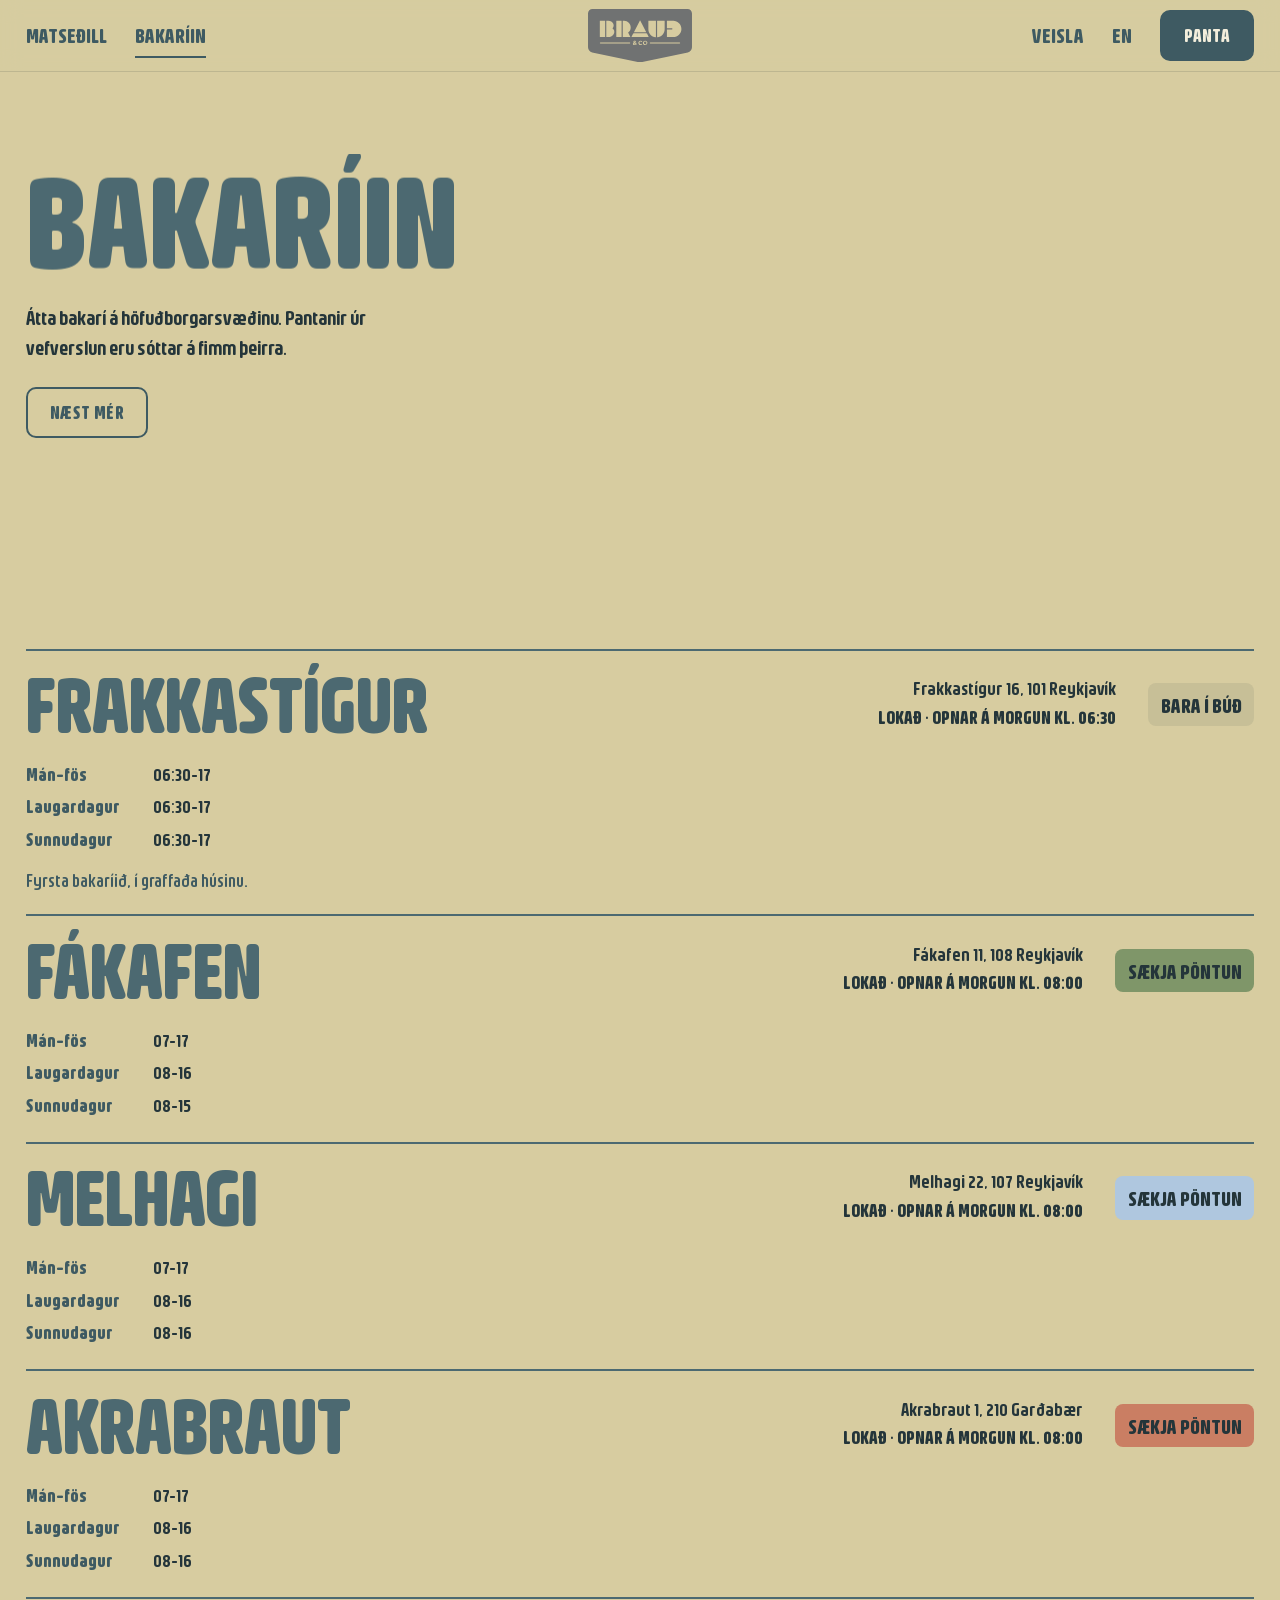
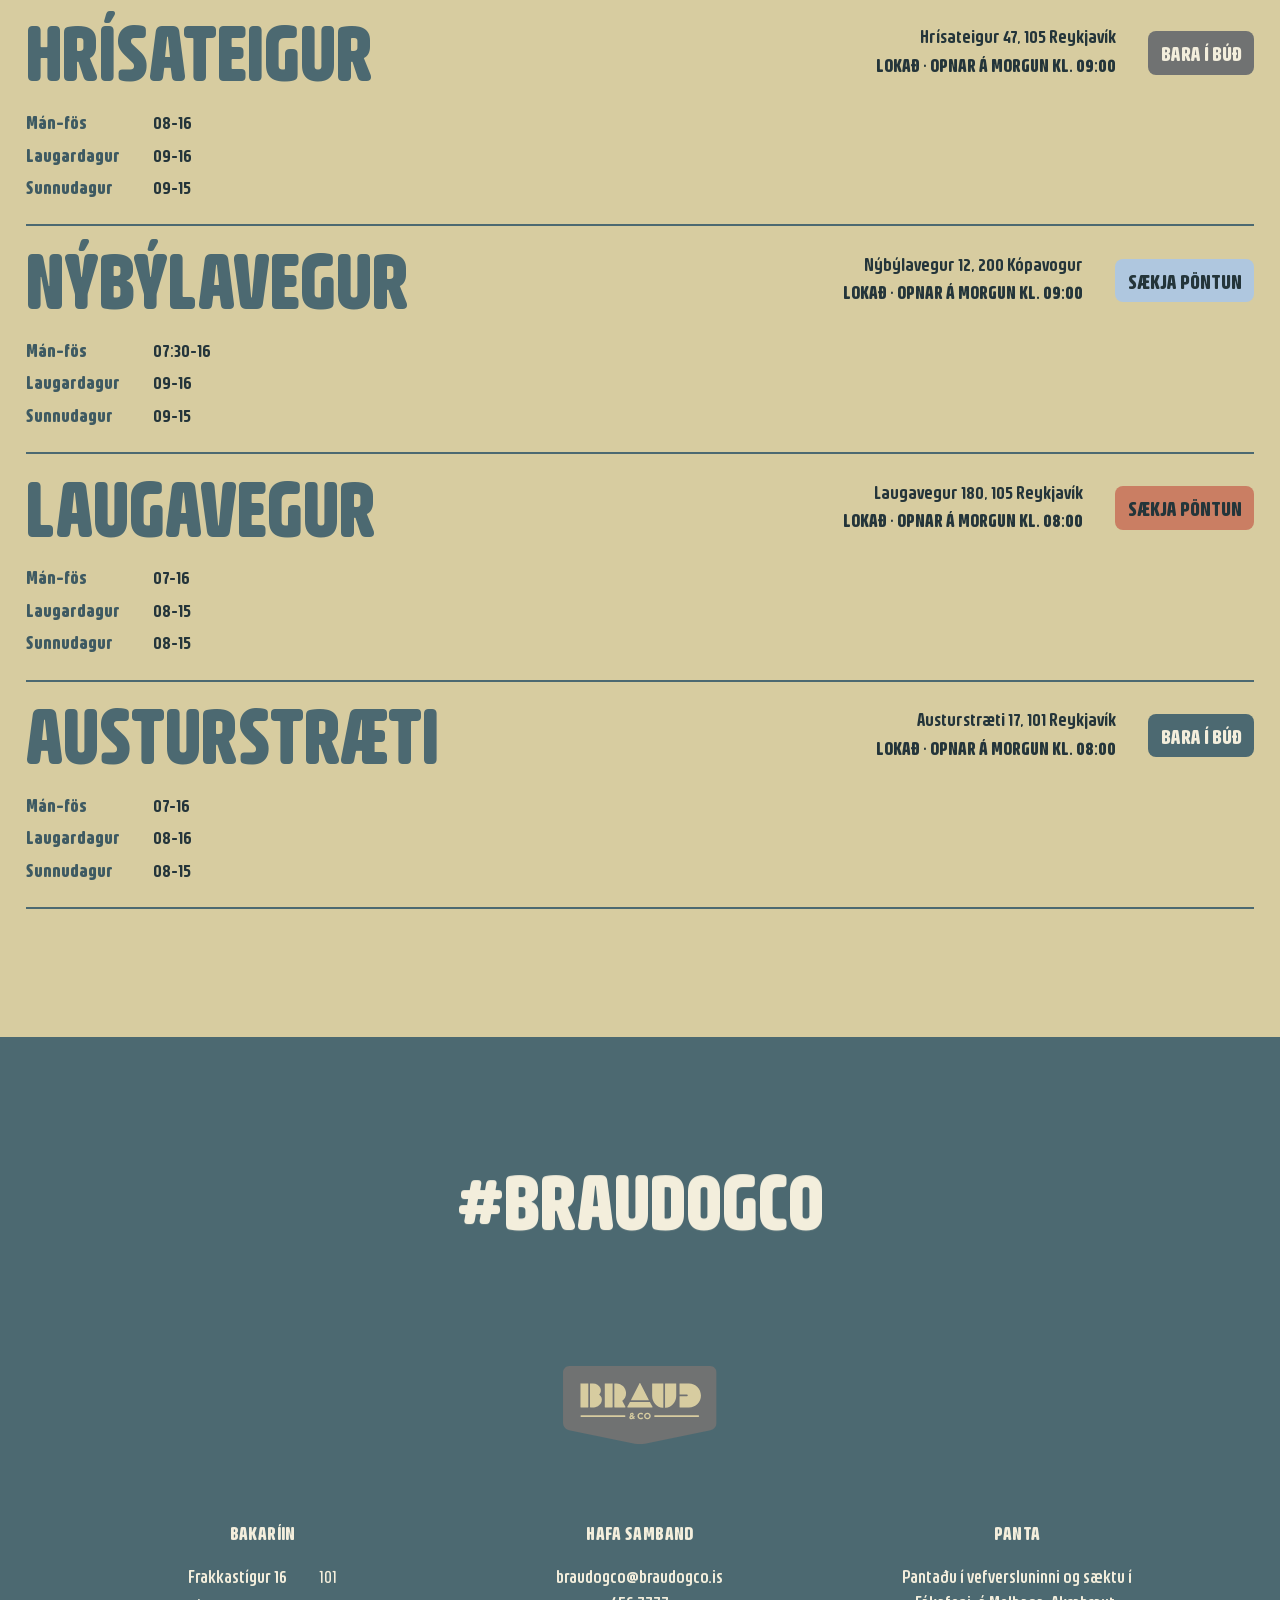
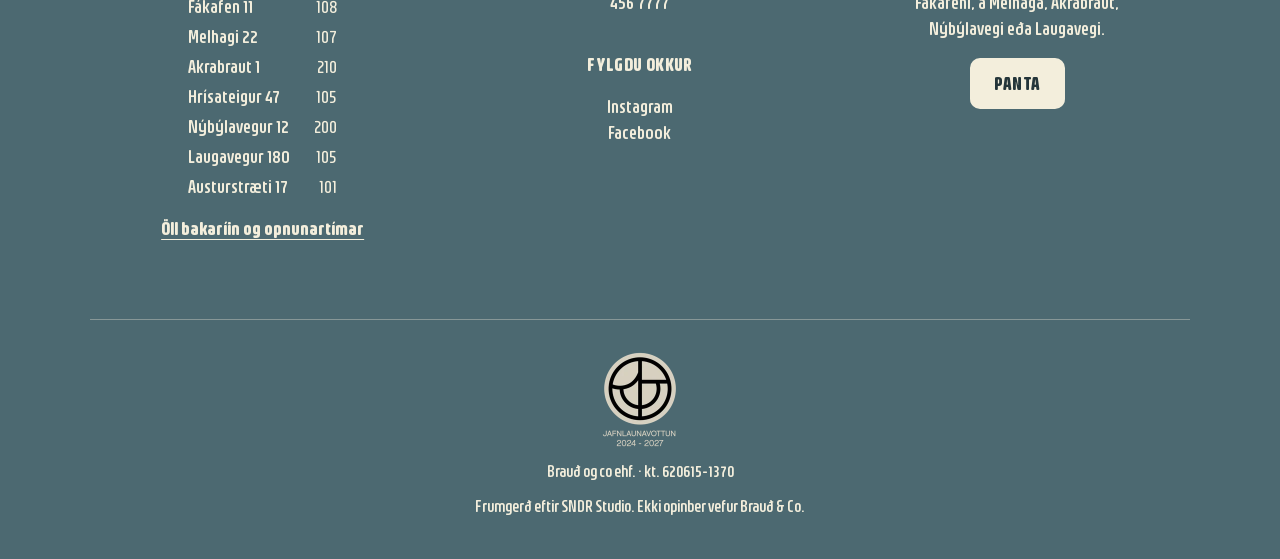
<file: bakariin/index.html>
<!doctype html>
<html lang="is">
<head>
<meta charset="utf-8">
<meta name="viewport" content="width=device-width, initial-scale=1">
<title>Bakaríin og opnunartímar · Brauð &amp; Co</title>
<meta name="description" content="Átta bakarí. Sjáðu hvað er opið núna og hvar þú getur sótt pöntun.">
<meta name="robots" content="noindex, nofollow">
<meta name="theme-color" content="#D7CCA0">
<link rel="alternate" hreflang="is" href="../bakariin/">
<link rel="alternate" hreflang="en" href="../en/bakeries/">
<link rel="icon" href="../assets/favicon.svg" type="image/svg+xml">
<link rel="preload" href="../assets/fonts/Bevellier-Variable.woff2" as="font" type="font/woff2" crossorigin>
<link rel="stylesheet" href="../css/site.css?v=2f4e6e39">
<script>document.documentElement.classList.add('js');setTimeout(function(){if(!window.BC_BOOTED)document.documentElement.classList.remove('js')},3500)</script>
<script type="application/ld+json">{"@context":"https://schema.org","@graph":[{"@type":"Bakery","name":"Brauð & Co Frakkastígur","address":{"@type":"PostalAddress","streetAddress":"Frakkastígur 16","postalCode":"101","addressLocality":"Reykjavík","addressCountry":"IS"},"geo":{"@type":"GeoCoordinates","latitude":64.1440177,"longitude":-21.9260968},"telephone":"+354 456 7777","email":"braudogco@braudogco.is","openingHoursSpecification":[{"@type":"OpeningHoursSpecification","dayOfWeek":"Sunday","opens":"06:30","closes":"17:00"},{"@type":"OpeningHoursSpecification","dayOfWeek":"Monday","opens":"06:30","closes":"17:00"},{"@type":"OpeningHoursSpecification","dayOfWeek":"Tuesday","opens":"06:30","closes":"17:00"},{"@type":"OpeningHoursSpecification","dayOfWeek":"Wednesday","opens":"06:30","closes":"17:00"},{"@type":"OpeningHoursSpecification","dayOfWeek":"Thursday","opens":"06:30","closes":"17:00"},{"@type":"OpeningHoursSpecification","dayOfWeek":"Friday","opens":"06:30","closes":"17:00"},{"@type":"OpeningHoursSpecification","dayOfWeek":"Saturday","opens":"06:30","closes":"17:00"}],"servesCuisine":"Bakery","priceRange":"$$"},{"@type":"Bakery","name":"Brauð & Co Fákafen","address":{"@type":"PostalAddress","streetAddress":"Fákafen 11","postalCode":"108","addressLocality":"Reykjavík","addressCountry":"IS"},"geo":{"@type":"GeoCoordinates","latitude":64.1295279,"longitude":-21.8642543},"telephone":"+354 456 7777","email":"braudogco@braudogco.is","openingHoursSpecification":[{"@type":"OpeningHoursSpecification","dayOfWeek":"Sunday","opens":"08:00","closes":"15:00"},{"@type":"OpeningHoursSpecification","dayOfWeek":"Monday","opens":"07:00","closes":"17:00"},{"@type":"OpeningHoursSpecification","dayOfWeek":"Tuesday","opens":"07:00","closes":"17:00"},{"@type":"OpeningHoursSpecification","dayOfWeek":"Wednesday","opens":"07:00","closes":"17:00"},{"@type":"OpeningHoursSpecification","dayOfWeek":"Thursday","opens":"07:00","closes":"17:00"},{"@type":"OpeningHoursSpecification","dayOfWeek":"Friday","opens":"07:00","closes":"17:00"},{"@type":"OpeningHoursSpecification","dayOfWeek":"Saturday","opens":"08:00","closes":"16:00"}],"servesCuisine":"Bakery","priceRange":"$$"},{"@type":"Bakery","name":"Brauð & Co Melhagi","address":{"@type":"PostalAddress","streetAddress":"Melhagi 22","postalCode":"107","addressLocality":"Reykjavík","addressCountry":"IS"},"geo":{"@type":"GeoCoordinates","latitude":64.1441027,"longitude":-21.9609549},"telephone":"+354 456 7777","email":"braudogco@braudogco.is","openingHoursSpecification":[{"@type":"OpeningHoursSpecification","dayOfWeek":"Sunday","opens":"08:00","closes":"16:00"},{"@type":"OpeningHoursSpecification","dayOfWeek":"Monday","opens":"07:00","closes":"17:00"},{"@type":"OpeningHoursSpecification","dayOfWeek":"Tuesday","opens":"07:00","closes":"17:00"},{"@type":"OpeningHoursSpecification","dayOfWeek":"Wednesday","opens":"07:00","closes":"17:00"},{"@type":"OpeningHoursSpecification","dayOfWeek":"Thursday","opens":"07:00","closes":"17:00"},{"@type":"OpeningHoursSpecification","dayOfWeek":"Friday","opens":"07:00","closes":"17:00"},{"@type":"OpeningHoursSpecification","dayOfWeek":"Saturday","opens":"08:00","closes":"16:00"}],"servesCuisine":"Bakery","priceRange":"$$"},{"@type":"Bakery","name":"Brauð & Co Akrabraut","address":{"@type":"PostalAddress","streetAddress":"Akrabraut 1","postalCode":"210","addressLocality":"Garðabær","addressCountry":"IS"},"geo":{"@type":"GeoCoordinates","latitude":64.0980961,"longitude":-21.9083824},"telephone":"+354 456 7777","email":"braudogco@braudogco.is","openingHoursSpecification":[{"@type":"OpeningHoursSpecification","dayOfWeek":"Sunday","opens":"08:00","closes":"16:00"},{"@type":"OpeningHoursSpecification","dayOfWeek":"Monday","opens":"07:00","closes":"17:00"},{"@type":"OpeningHoursSpecification","dayOfWeek":"Tuesday","opens":"07:00","closes":"17:00"},{"@type":"OpeningHoursSpecification","dayOfWeek":"Wednesday","opens":"07:00","closes":"17:00"},{"@type":"OpeningHoursSpecification","dayOfWeek":"Thursday","opens":"07:00","closes":"17:00"},{"@type":"OpeningHoursSpecification","dayOfWeek":"Friday","opens":"07:00","closes":"17:00"},{"@type":"OpeningHoursSpecification","dayOfWeek":"Saturday","opens":"08:00","closes":"16:00"}],"servesCuisine":"Bakery","priceRange":"$$"},{"@type":"Bakery","name":"Brauð & Co Hrísateigur","address":{"@type":"PostalAddress","streetAddress":"Hrísateigur 47","postalCode":"105","addressLocality":"Reykjavík","addressCountry":"IS"},"geo":{"@type":"GeoCoordinates","latitude":64.1485477,"longitude":-21.884744},"telephone":"+354 456 7777","email":"braudogco@braudogco.is","openingHoursSpecification":[{"@type":"OpeningHoursSpecification","dayOfWeek":"Sunday","opens":"09:00","closes":"15:00"},{"@type":"OpeningHoursSpecification","dayOfWeek":"Monday","opens":"08:00","closes":"16:00"},{"@type":"OpeningHoursSpecification","dayOfWeek":"Tuesday","opens":"08:00","closes":"16:00"},{"@type":"OpeningHoursSpecification","dayOfWeek":"Wednesday","opens":"08:00","closes":"16:00"},{"@type":"OpeningHoursSpecification","dayOfWeek":"Thursday","opens":"08:00","closes":"16:00"},{"@type":"OpeningHoursSpecification","dayOfWeek":"Friday","opens":"08:00","closes":"16:00"},{"@type":"OpeningHoursSpecification","dayOfWeek":"Saturday","opens":"09:00","closes":"16:00"}],"servesCuisine":"Bakery","priceRange":"$$"},{"@type":"Bakery","name":"Brauð & Co Nýbýlavegur","address":{"@type":"PostalAddress","streetAddress":"Nýbýlavegur 12","postalCode":"200","addressLocality":"Kópavogur","addressCountry":"IS"},"geo":{"@type":"GeoCoordinates","latitude":64.1141998,"longitude":-21.8940573},"telephone":"+354 456 7777","email":"braudogco@braudogco.is","openingHoursSpecification":[{"@type":"OpeningHoursSpecification","dayOfWeek":"Sunday","opens":"09:00","closes":"15:00"},{"@type":"OpeningHoursSpecification","dayOfWeek":"Monday","opens":"07:30","closes":"16:00"},{"@type":"OpeningHoursSpecification","dayOfWeek":"Tuesday","opens":"07:30","closes":"16:00"},{"@type":"OpeningHoursSpecification","dayOfWeek":"Wednesday","opens":"07:30","closes":"16:00"},{"@type":"OpeningHoursSpecification","dayOfWeek":"Thursday","opens":"07:30","closes":"16:00"},{"@type":"OpeningHoursSpecification","dayOfWeek":"Friday","opens":"07:30","closes":"16:00"},{"@type":"OpeningHoursSpecification","dayOfWeek":"Saturday","opens":"09:00","closes":"16:00"}],"servesCuisine":"Bakery","priceRange":"$$"},{"@type":"Bakery","name":"Brauð & Co Laugavegur","address":{"@type":"PostalAddress","streetAddress":"Laugavegur 180","postalCode":"105","addressLocality":"Reykjavík","addressCountry":"IS"},"geo":{"@type":"GeoCoordinates","latitude":64.1401124,"longitude":-21.895071},"telephone":"+354 456 7777","email":"braudogco@braudogco.is","openingHoursSpecification":[{"@type":"OpeningHoursSpecification","dayOfWeek":"Sunday","opens":"08:00","closes":"15:00"},{"@type":"OpeningHoursSpecification","dayOfWeek":"Monday","opens":"07:00","closes":"16:00"},{"@type":"OpeningHoursSpecification","dayOfWeek":"Tuesday","opens":"07:00","closes":"16:00"},{"@type":"OpeningHoursSpecification","dayOfWeek":"Wednesday","opens":"07:00","closes":"16:00"},{"@type":"OpeningHoursSpecification","dayOfWeek":"Thursday","opens":"07:00","closes":"16:00"},{"@type":"OpeningHoursSpecification","dayOfWeek":"Friday","opens":"07:00","closes":"16:00"},{"@type":"OpeningHoursSpecification","dayOfWeek":"Saturday","opens":"08:00","closes":"15:00"}],"servesCuisine":"Bakery","priceRange":"$$"},{"@type":"Bakery","name":"Brauð & Co Austurstræti","address":{"@type":"PostalAddress","streetAddress":"Austurstræti 17","postalCode":"101","addressLocality":"Reykjavík","addressCountry":"IS"},"geo":{"@type":"GeoCoordinates","latitude":64.1476283,"longitude":-21.9377164},"telephone":"+354 456 7777","email":"braudogco@braudogco.is","openingHoursSpecification":[{"@type":"OpeningHoursSpecification","dayOfWeek":"Sunday","opens":"08:00","closes":"15:00"},{"@type":"OpeningHoursSpecification","dayOfWeek":"Monday","opens":"07:00","closes":"16:00"},{"@type":"OpeningHoursSpecification","dayOfWeek":"Tuesday","opens":"07:00","closes":"16:00"},{"@type":"OpeningHoursSpecification","dayOfWeek":"Wednesday","opens":"07:00","closes":"16:00"},{"@type":"OpeningHoursSpecification","dayOfWeek":"Thursday","opens":"07:00","closes":"16:00"},{"@type":"OpeningHoursSpecification","dayOfWeek":"Friday","opens":"07:00","closes":"16:00"},{"@type":"OpeningHoursSpecification","dayOfWeek":"Saturday","opens":"08:00","closes":"16:00"}],"servesCuisine":"Bakery","priceRange":"$$"}]}</script>
<link rel="icon" type="image/png" sizes="32x32" href="../icons/favicon-32.png">
<link rel="icon" type="image/png" sizes="48x48" href="../icons/favicon-48.png">
<link rel="apple-touch-icon" sizes="180x180" href="../icons/apple-touch-icon.png">
</head>
<body class="bc-page bc-page--bakeries" data-lang="is">
<div class="bc-root">
<a class="bc-skip" href="#main">Fara í efni</a>
<div class="bc-awning" aria-hidden="true"></div>
<header class="bc-bar" data-bar>
  <nav class="bc-nav bc-nav--l" aria-label="Aðalvalmynd"><a class="bc-nav__a" href="../matsedill/">Matseðill</a><a class="bc-nav__a is-current" href="../bakariin/" aria-current="page">Bakaríin</a></nav>
  <a class="bc-logo" translate="no" href="../" aria-label="Forsíða Brauð &amp; Co" data-logo><svg aria-hidden="true" focusable="false" width="250" height="128" viewBox="0 0 250 128" fill="none" xmlns="http://www.w3.org/2000/svg">
<g clip-path="url(#bclogo)">
<path d="M239.361 0H10.6385C4.77356 0 0 4.7745 0 10.6406V92.2481C0 97.9268 4.35463 103.286 9.91092 104.443L116.737 126.772C118.964 127.235 121.908 127.5 125.005 127.5C128.103 127.5 131.047 127.246 133.274 126.772L240.1 104.443C245.656 103.286 250.011 97.9268 250.011 92.2481V10.6406C250 4.7745 245.226 0 239.361 0Z" fill="#707272"/>
<path d="M115.436 86.735L114.257 85.5331C113.43 86.2167 112.449 86.6688 111.269 86.6688C109.318 86.6688 107.841 85.5331 107.841 83.7027C107.841 82.3905 108.546 81.4753 109.825 80.8909C109.329 80.1742 109.108 79.5457 109.108 78.8289C109.108 77.4175 110.233 76.1274 112.206 76.1274C113.948 76.1274 115.084 77.2521 115.084 78.7076C115.084 80.097 114.213 80.9019 112.934 81.3981L114.29 82.7544C114.621 82.2251 114.962 81.6297 115.282 81.0012L116.936 81.9054C116.539 82.6221 116.109 83.3829 115.591 84.0666L117.09 85.5662L115.436 86.735ZM111.038 82.2692C110.365 82.6221 110.09 83.1183 110.09 83.6255C110.09 84.3532 110.685 84.8384 111.523 84.8384C112.03 84.8384 112.526 84.6179 113 84.254L111.038 82.2692ZM112.151 77.8917C111.556 77.8917 111.159 78.3107 111.159 78.9392C111.159 79.4023 111.335 79.7441 111.754 80.2183C112.647 79.8875 113.11 79.5016 113.11 78.851C113.11 78.2335 112.724 77.8917 112.151 77.8917Z" fill="#D7CCA0"/>
<path d="M126.428 86.7021C123.418 86.7021 121.191 84.3865 121.191 81.4535V81.4204C121.191 78.5204 123.385 76.1387 126.516 76.1387C128.445 76.1387 129.592 76.7782 130.54 77.7155L129.106 79.3695C128.324 78.6527 127.519 78.2117 126.494 78.2117C124.774 78.2117 123.528 79.6451 123.528 81.3983V81.4314C123.528 83.1846 124.741 84.6401 126.494 84.6401C127.662 84.6401 128.379 84.177 129.184 83.4382L130.617 84.8827C129.558 86.0074 128.39 86.7021 126.428 86.7021Z" fill="#D7CCA0"/>
<path d="M137.364 86.7021C134.211 86.7021 131.951 84.3535 131.951 81.4535V81.4204C131.951 78.5204 134.244 76.1387 137.397 76.1387C140.55 76.1387 142.81 78.4873 142.81 81.3983V81.4314C142.81 84.3204 140.517 86.7021 137.364 86.7021ZM140.462 81.4204C140.462 79.6672 139.172 78.2117 137.364 78.2117C135.556 78.2117 134.299 79.6451 134.299 81.3983V81.4314C134.299 83.1846 135.578 84.6401 137.397 84.6401C139.205 84.6401 140.462 83.2067 140.462 81.4535V81.4204Z" fill="#D7CCA0"/>
<path d="M29.0934 28.3271C28.7186 28.3271 28.4209 28.6249 28.4209 28.9998V66.8429C28.4209 67.2178 28.7186 67.5155 29.0934 67.5155H40.5036C40.8785 67.5155 41.1761 67.2178 41.1761 66.8429V28.9998C41.1761 28.6249 40.8785 28.3271 40.5036 28.3271H29.0934Z" fill="#D7CCA0"/>
<path d="M68.682 28.3271C68.3072 28.3271 68.0095 28.6249 68.0095 28.9998V66.8429C68.0095 67.2178 68.3072 67.5155 68.682 67.5155H80.0922C80.4671 67.5155 80.7647 67.2178 80.7647 66.8429V28.9998C80.7647 28.6249 80.4671 28.3271 80.0922 28.3271H68.682Z" fill="#D7CCA0"/>
<path d="M44.6157 28.3271C44.2409 28.3271 43.9432 28.6249 43.9432 28.9998V66.8429C43.9432 67.2178 44.2409 67.5155 44.6157 67.5155H48.1546C53.8542 67.5155 60.568 64.6045 62.7067 58.1099C64.1509 53.7213 62.806 49.4761 59.1018 46.7305L58.8372 46.543L59.0577 46.3004C61.7697 43.3012 62.4201 39.3096 60.7885 35.6378C58.8151 31.1941 54.1077 28.3271 48.7829 28.3271H44.6157Z" fill="#D7CCA0"/>
<path d="M84.2043 28.3271C83.8295 28.3271 83.5318 28.6249 83.5318 28.9998V66.8429C83.5318 67.2178 83.8295 67.5155 84.2043 67.5155H101.005C101.369 67.5155 101.678 67.2178 101.678 66.8429C101.678 66.7216 101.645 66.6003 101.579 66.5011L96.3863 56.7757L96.5847 56.6213C100.443 53.6221 102.659 49.1012 102.659 44.2054C102.659 35.4503 95.5374 28.3271 86.784 28.3271H84.2043Z" fill="#D7CCA0"/>
<path d="M162.544 68.133H162.566C162.951 68.1771 163.304 67.8684 163.304 67.4824V28.9998C163.304 28.6249 163.007 28.3271 162.632 28.3271H145.798C145.423 28.3271 145.125 28.6249 145.125 28.9998V48.6932C145.147 58.6832 152.622 67.0414 162.544 68.133Z" fill="#D7CCA0"/>
<path d="M166.093 67.4824C166.104 67.8463 166.402 68.133 166.766 68.133C166.788 68.133 166.821 68.133 166.843 68.133H166.876C176.809 67.0303 184.284 58.6722 184.284 48.6822V28.9998C184.284 28.6249 183.986 28.3271 183.611 28.3271H166.777C166.402 28.3271 166.104 28.6249 166.104 28.9998V67.4383V67.4493L166.093 67.4824Z" fill="#D7CCA0"/>
<path d="M190.402 49.3104C190.027 49.3104 189.73 49.6081 189.73 49.983V66.8536C189.73 67.2285 190.027 67.5263 190.402 67.5263H205.009C215.791 67.5263 224.567 58.7491 224.567 47.9651C224.567 37.1481 215.791 28.3379 205.009 28.3379H190.402C190.027 28.3379 189.73 28.6356 189.73 29.0105V45.8811C189.73 46.256 190.027 46.5538 190.402 46.5538H201.812C202.507 46.5538 203.069 47.1161 203.069 47.8108V48.0754C203.069 48.7701 202.507 49.3324 201.812 49.3324H190.402V49.3104Z" fill="#D7CCA0"/>
<path d="M125.193 27.6436C124.917 27.6436 124.686 27.809 124.576 28.0515L110.63 55.3202C110.564 55.4525 110.552 55.5738 110.597 55.64C110.641 55.7061 110.751 55.7502 110.894 55.7502H139.48C139.624 55.7502 139.734 55.7061 139.778 55.64C139.822 55.5738 139.811 55.4525 139.745 55.3202L125.81 28.0736C125.7 27.809 125.457 27.6436 125.193 27.6436Z" fill="#D7CCA0"/>
<path d="M110.31 58.5288C109.494 58.5288 109.252 58.6391 109.075 58.7493C108.91 58.8486 108.546 59.3007 108.304 59.7417L104.699 66.512C104.643 66.6113 104.61 66.7326 104.61 66.8428C104.61 67.2067 104.908 67.5154 105.283 67.5154H145.103C145.467 67.5154 145.775 67.2177 145.775 66.8428C145.775 66.7326 145.742 66.6223 145.687 66.5231L142.082 59.7417C141.84 59.3007 141.476 58.8486 141.311 58.7493C141.134 58.6501 140.892 58.5288 140.076 58.5288H110.31Z" fill="#D7CCA0"/>
<path d="M100.355 80.2622H29.6777C28.9831 80.2622 28.4209 80.8245 28.4209 81.519V81.7836C28.4209 82.4781 28.9831 83.0404 29.6777 83.0404H100.355C101.05 83.0404 101.612 82.4781 101.612 81.7836V81.519C101.601 80.8245 101.039 80.2622 100.355 80.2622Z" fill="#D7CCA0"/>
<path d="M220.322 80.2622H149.645C148.951 80.2622 148.388 80.8245 148.388 81.519V81.7836C148.388 82.4781 148.951 83.0404 149.645 83.0404H220.322C221.017 83.0404 221.579 82.4781 221.579 81.7836V81.519C221.579 80.8245 221.017 80.2622 220.322 80.2622Z" fill="#D7CCA0"/>
</g>
<defs>
<clipPath id="bclogo">
<rect width="250" height="127.5" fill="white"/>
</clipPath>
</defs>
</svg>
</a>
  <div class="bc-nav bc-nav--r"><a class="bc-nav__a" href="../veisla/">Veisla</a><a class="bc-nav__a bc-lang" href="../en/bakeries/" hreflang="en" lang="en" aria-label="English">EN</a>
    <a class="bc-btn bc-btn--order" href="https://braudogco.is/vefverslun">Panta</a>
    <button class="bc-burger" type="button" aria-expanded="false" aria-controls="bc-panel" data-burger><span class="bc-sr">Opna valmynd</span><i></i><i></i></button>
  </div>
</header>
<div class="bc-panel" id="bc-panel" hidden data-panel>
  <nav aria-label="Valmynd">
    <a href="../" data-home style="--n:0"><span>Forsíða</span></a><a href="../matsedill/" style="--n:1"><span>Matseðill</span></a><a href="../bakariin/" style="--n:2" aria-current="page"><span>Bakaríin</span></a><a href="../veisla/" style="--n:3"><span>Veisla</span></a>
  </nav>
  <div class="bc-panel__foot"><a class="bc-btn" href="https://braudogco.is/vefverslun">Panta</a><a class="bc-panel__lang" href="../en/bakeries/" hreflang="en" lang="en">English</a></div>
</div>
<main id="main">

<section class="bc-phead bc-sheet">
  <h1 class="bc-title fs-240 bc-title--slate" aria-label="Bakaríin"><span class="bc-st bc-line" style="--d:0" data-st aria-hidden="true"><span class="bc-sr">Bakaríin</span><span aria-hidden="true"><span class="bc-w"><span class="bc-c" style="--i:0">B</span><span class="bc-c" style="--i:1">a</span><span class="bc-c" style="--i:2">k</span><span class="bc-c" style="--i:3">a</span><span class="bc-c" style="--i:4">r</span><span class="bc-c" style="--i:5">í</span><span class="bc-c" style="--i:6">i</span><span class="bc-c" style="--i:7">n</span></span></span></span></h1>
  <p class="bc-phead__p">Átta bakarí á höfuðborgarsvæðinu. Pantanir úr vefverslun eru sóttar á fimm þeirra.</p>
  <button type="button" class="bc-btn bc-btn--ghost" data-near>Næst mér</button>
  <p class="bc-bakeries__msg" aria-live="polite" data-near-msg></p>
</section>
<section class="bc-bakeries bc-bakeries--full bc-sheet" data-bakeries aria-label="Bakaríin">
  <ol class="bc-rows" data-rows>
    <li class="bc-row" id="frakkastigur" data-bakery="frakkastigur" data-lat="64.1440177" data-lng="-21.9260968" data-hours='[["06:30","17:00"],["06:30","17:00"],["06:30","17:00"],["06:30","17:00"],["06:30","17:00"],["06:30","17:00"],["06:30","17:00"]]' style="--chip:#C7BF97;--chip-ink:#24353A">
      <a class="bc-row__a" href="https://www.google.com/maps/search/?api=1&query=Brau%C3%B0%20%26%20Co%20Frakkast%C3%ADgur%2016%2C%20101%20Reykjav%C3%ADk" rel="noopener">
        <span class="bc-row__name" translate="no">Frakkastígur</span>
        <span class="bc-row__meta"><span class="bc-row__addr" translate="no">Frakkastígur 16, 101 Reykjavík</span><span class="bc-row__state" data-state>&nbsp;</span><span class="bc-row__dist" data-dist></span></span>
        <span class="bc-row__chip">Bara í búð</span>
        <img class="bc-row__ph" src="../assets/img/loc-frakkastigur.webp" alt="" loading="lazy" width="463" height="463">
      </a>
      <table class="bc-hours"><caption class="bc-sr">Opnunartímar, Frakkastígur</caption><tbody><tr><th scope="row">Mán-fös</th><td>06:30-17</td></tr><tr><th scope="row">Laugardagur</th><td>06:30-17</td></tr><tr><th scope="row">Sunnudagur</th><td>06:30-17</td></tr></tbody></table>
      <p class="bc-row__note">Fyrsta bakaríið, í graffaða húsinu.</p>
    </li><li class="bc-row" id="fakafen" data-bakery="fakafen" data-lat="64.1295279" data-lng="-21.8642543" data-hours='[["08:00","15:00"],["07:00","17:00"],["07:00","17:00"],["07:00","17:00"],["07:00","17:00"],["07:00","17:00"],["08:00","16:00"]]' style="--chip:#7F9669;--chip-ink:#24353A">
      <a class="bc-row__a" href="https://www.google.com/maps/search/?api=1&query=Brau%C3%B0%20%26%20Co%20F%C3%A1kafen%2011%2C%20108%20Reykjav%C3%ADk" rel="noopener">
        <span class="bc-row__name" translate="no">Fákafen</span>
        <span class="bc-row__meta"><span class="bc-row__addr" translate="no">Fákafen 11, 108 Reykjavík</span><span class="bc-row__state" data-state>&nbsp;</span><span class="bc-row__dist" data-dist></span></span>
        <span class="bc-row__chip">Sækja pöntun</span>
        <img class="bc-row__ph" src="../assets/img/loc-fakafen.webp" alt="" loading="lazy" width="463" height="463">
      </a>
      <table class="bc-hours"><caption class="bc-sr">Opnunartímar, Fákafen</caption><tbody><tr><th scope="row">Mán-fös</th><td>07-17</td></tr><tr><th scope="row">Laugardagur</th><td>08-16</td></tr><tr><th scope="row">Sunnudagur</th><td>08-15</td></tr></tbody></table>
      
    </li><li class="bc-row" id="melhagi" data-bakery="melhagi" data-lat="64.1441027" data-lng="-21.9609549" data-hours='[["08:00","16:00"],["07:00","17:00"],["07:00","17:00"],["07:00","17:00"],["07:00","17:00"],["07:00","17:00"],["08:00","16:00"]]' style="--chip:#AFC7DF;--chip-ink:#24353A">
      <a class="bc-row__a" href="https://www.google.com/maps/search/?api=1&query=Brau%C3%B0%20%26%20Co%20Melhagi%2022%2C%20107%20Reykjav%C3%ADk" rel="noopener">
        <span class="bc-row__name" translate="no">Melhagi</span>
        <span class="bc-row__meta"><span class="bc-row__addr" translate="no">Melhagi 22, 107 Reykjavík</span><span class="bc-row__state" data-state>&nbsp;</span><span class="bc-row__dist" data-dist></span></span>
        <span class="bc-row__chip">Sækja pöntun</span>
        <img class="bc-row__ph" src="../assets/img/loc-melhagi.webp" alt="" loading="lazy" width="463" height="463">
      </a>
      <table class="bc-hours"><caption class="bc-sr">Opnunartímar, Melhagi</caption><tbody><tr><th scope="row">Mán-fös</th><td>07-17</td></tr><tr><th scope="row">Laugardagur</th><td>08-16</td></tr><tr><th scope="row">Sunnudagur</th><td>08-16</td></tr></tbody></table>
      
    </li><li class="bc-row" id="akrabraut" data-bakery="akrabraut" data-lat="64.0980961" data-lng="-21.9083824" data-hours='[["08:00","16:00"],["07:00","17:00"],["07:00","17:00"],["07:00","17:00"],["07:00","17:00"],["07:00","17:00"],["08:00","16:00"]]' style="--chip:#CA7E63;--chip-ink:#24353A">
      <a class="bc-row__a" href="https://www.google.com/maps/search/?api=1&query=Brau%C3%B0%20%26%20Co%20Akrabraut%201%2C%20210%20Gar%C3%B0ab%C3%A6r" rel="noopener">
        <span class="bc-row__name" translate="no">Akrabraut</span>
        <span class="bc-row__meta"><span class="bc-row__addr" translate="no">Akrabraut 1, 210 Garðabær</span><span class="bc-row__state" data-state>&nbsp;</span><span class="bc-row__dist" data-dist></span></span>
        <span class="bc-row__chip">Sækja pöntun</span>
        <img class="bc-row__ph" src="../assets/img/loc-akrabraut.webp" alt="" loading="lazy" width="463" height="463">
      </a>
      <table class="bc-hours"><caption class="bc-sr">Opnunartímar, Akrabraut</caption><tbody><tr><th scope="row">Mán-fös</th><td>07-17</td></tr><tr><th scope="row">Laugardagur</th><td>08-16</td></tr><tr><th scope="row">Sunnudagur</th><td>08-16</td></tr></tbody></table>
      
    </li><li class="bc-row" id="hrisateigur" data-bakery="hrisateigur" data-lat="64.1485477" data-lng="-21.884744" data-hours='[["09:00","15:00"],["08:00","16:00"],["08:00","16:00"],["08:00","16:00"],["08:00","16:00"],["08:00","16:00"],["09:00","16:00"]]' style="--chip:#707272;--chip-ink:#F3EEDC">
      <a class="bc-row__a" href="https://www.google.com/maps/search/?api=1&query=Brau%C3%B0%20%26%20Co%20Hr%C3%ADsateigur%2047%2C%20105%20Reykjav%C3%ADk" rel="noopener">
        <span class="bc-row__name" translate="no">Hrísateigur</span>
        <span class="bc-row__meta"><span class="bc-row__addr" translate="no">Hrísateigur 47, 105 Reykjavík</span><span class="bc-row__state" data-state>&nbsp;</span><span class="bc-row__dist" data-dist></span></span>
        <span class="bc-row__chip">Bara í búð</span>
        <img class="bc-row__ph" src="../assets/img/loc-hrisateigur.webp" alt="" loading="lazy" width="463" height="463">
      </a>
      <table class="bc-hours"><caption class="bc-sr">Opnunartímar, Hrísateigur</caption><tbody><tr><th scope="row">Mán-fös</th><td>08-16</td></tr><tr><th scope="row">Laugardagur</th><td>09-16</td></tr><tr><th scope="row">Sunnudagur</th><td>09-15</td></tr></tbody></table>
      
    </li><li class="bc-row" id="nybylavegur" data-bakery="nybylavegur" data-lat="64.1141998" data-lng="-21.8940573" data-hours='[["09:00","15:00"],["07:30","16:00"],["07:30","16:00"],["07:30","16:00"],["07:30","16:00"],["07:30","16:00"],["09:00","16:00"]]' style="--chip:#AFC7DF;--chip-ink:#24353A">
      <a class="bc-row__a" href="https://www.google.com/maps/search/?api=1&query=Brau%C3%B0%20%26%20Co%20N%C3%BDb%C3%BDlavegur%2012%2C%20200%20K%C3%B3pavogur" rel="noopener">
        <span class="bc-row__name" translate="no">Nýbýlavegur</span>
        <span class="bc-row__meta"><span class="bc-row__addr" translate="no">Nýbýlavegur 12, 200 Kópavogur</span><span class="bc-row__state" data-state>&nbsp;</span><span class="bc-row__dist" data-dist></span></span>
        <span class="bc-row__chip">Sækja pöntun</span>
        <img class="bc-row__ph" src="../assets/img/loc-nybylavegur.webp" alt="" loading="lazy" width="463" height="463">
      </a>
      <table class="bc-hours"><caption class="bc-sr">Opnunartímar, Nýbýlavegur</caption><tbody><tr><th scope="row">Mán-fös</th><td>07:30-16</td></tr><tr><th scope="row">Laugardagur</th><td>09-16</td></tr><tr><th scope="row">Sunnudagur</th><td>09-15</td></tr></tbody></table>
      
    </li><li class="bc-row" id="laugavegur" data-bakery="laugavegur" data-lat="64.1401124" data-lng="-21.895071" data-hours='[["08:00","15:00"],["07:00","16:00"],["07:00","16:00"],["07:00","16:00"],["07:00","16:00"],["07:00","16:00"],["08:00","15:00"]]' style="--chip:#CA7E63;--chip-ink:#24353A">
      <a class="bc-row__a" href="https://www.google.com/maps/search/?api=1&query=Brau%C3%B0%20%26%20Co%20Laugavegur%20180%2C%20105%20Reykjav%C3%ADk" rel="noopener">
        <span class="bc-row__name" translate="no">Laugavegur</span>
        <span class="bc-row__meta"><span class="bc-row__addr" translate="no">Laugavegur 180, 105 Reykjavík</span><span class="bc-row__state" data-state>&nbsp;</span><span class="bc-row__dist" data-dist></span></span>
        <span class="bc-row__chip">Sækja pöntun</span>
        <img class="bc-row__ph" src="../assets/img/loc-laugavegur.webp" alt="" loading="lazy" width="463" height="463">
      </a>
      <table class="bc-hours"><caption class="bc-sr">Opnunartímar, Laugavegur</caption><tbody><tr><th scope="row">Mán-fös</th><td>07-16</td></tr><tr><th scope="row">Laugardagur</th><td>08-15</td></tr><tr><th scope="row">Sunnudagur</th><td>08-15</td></tr></tbody></table>
      
    </li><li class="bc-row" id="austurstraeti" data-bakery="austurstraeti" data-lat="64.1476283" data-lng="-21.9377164" data-hours='[["08:00","15:00"],["07:00","16:00"],["07:00","16:00"],["07:00","16:00"],["07:00","16:00"],["07:00","16:00"],["08:00","16:00"]]' style="--chip:#4C6971;--chip-ink:#F3EEDC">
      <a class="bc-row__a" href="https://www.google.com/maps/search/?api=1&query=Brau%C3%B0%20%26%20Co%20Austurstr%C3%A6ti%2017%2C%20101%20Reykjav%C3%ADk" rel="noopener">
        <span class="bc-row__name" translate="no">Austurstræti</span>
        <span class="bc-row__meta"><span class="bc-row__addr" translate="no">Austurstræti 17, 101 Reykjavík</span><span class="bc-row__state" data-state>&nbsp;</span><span class="bc-row__dist" data-dist></span></span>
        <span class="bc-row__chip">Bara í búð</span>
        
      </a>
      <table class="bc-hours"><caption class="bc-sr">Opnunartímar, Austurstræti</caption><tbody><tr><th scope="row">Mán-fös</th><td>07-16</td></tr><tr><th scope="row">Laugardagur</th><td>08-16</td></tr><tr><th scope="row">Sunnudagur</th><td>08-15</td></tr></tbody></table>
      
    </li>
  </ol>
</section>
</main>
<footer class="bc-foot">
  <div class="bc-foot__tag"><p class="bc-st fs-110" style="--d:0" data-st><span class="bc-sr">#braudogco</span><span aria-hidden="true"><span class="bc-w"><span class="bc-c" style="--i:0">#</span><span class="bc-c" style="--i:1">b</span><span class="bc-c" style="--i:2">r</span><span class="bc-c" style="--i:3">a</span><span class="bc-c" style="--i:4">u</span><span class="bc-c" style="--i:5">d</span><span class="bc-c" style="--i:6">o</span><span class="bc-c" style="--i:7">g</span><span class="bc-c" style="--i:8">c</span><span class="bc-c" style="--i:9">o</span></span></span></p></div>
  <div class="bc-foot__logo"><svg aria-hidden="true" focusable="false" width="250" height="128" viewBox="0 0 250 128" fill="none" xmlns="http://www.w3.org/2000/svg">
<g clip-path="url(#bclogo)">
<path d="M239.361 0H10.6385C4.77356 0 0 4.7745 0 10.6406V92.2481C0 97.9268 4.35463 103.286 9.91092 104.443L116.737 126.772C118.964 127.235 121.908 127.5 125.005 127.5C128.103 127.5 131.047 127.246 133.274 126.772L240.1 104.443C245.656 103.286 250.011 97.9268 250.011 92.2481V10.6406C250 4.7745 245.226 0 239.361 0Z" fill="#707272"/>
<path d="M115.436 86.735L114.257 85.5331C113.43 86.2167 112.449 86.6688 111.269 86.6688C109.318 86.6688 107.841 85.5331 107.841 83.7027C107.841 82.3905 108.546 81.4753 109.825 80.8909C109.329 80.1742 109.108 79.5457 109.108 78.8289C109.108 77.4175 110.233 76.1274 112.206 76.1274C113.948 76.1274 115.084 77.2521 115.084 78.7076C115.084 80.097 114.213 80.9019 112.934 81.3981L114.29 82.7544C114.621 82.2251 114.962 81.6297 115.282 81.0012L116.936 81.9054C116.539 82.6221 116.109 83.3829 115.591 84.0666L117.09 85.5662L115.436 86.735ZM111.038 82.2692C110.365 82.6221 110.09 83.1183 110.09 83.6255C110.09 84.3532 110.685 84.8384 111.523 84.8384C112.03 84.8384 112.526 84.6179 113 84.254L111.038 82.2692ZM112.151 77.8917C111.556 77.8917 111.159 78.3107 111.159 78.9392C111.159 79.4023 111.335 79.7441 111.754 80.2183C112.647 79.8875 113.11 79.5016 113.11 78.851C113.11 78.2335 112.724 77.8917 112.151 77.8917Z" fill="#D7CCA0"/>
<path d="M126.428 86.7021C123.418 86.7021 121.191 84.3865 121.191 81.4535V81.4204C121.191 78.5204 123.385 76.1387 126.516 76.1387C128.445 76.1387 129.592 76.7782 130.54 77.7155L129.106 79.3695C128.324 78.6527 127.519 78.2117 126.494 78.2117C124.774 78.2117 123.528 79.6451 123.528 81.3983V81.4314C123.528 83.1846 124.741 84.6401 126.494 84.6401C127.662 84.6401 128.379 84.177 129.184 83.4382L130.617 84.8827C129.558 86.0074 128.39 86.7021 126.428 86.7021Z" fill="#D7CCA0"/>
<path d="M137.364 86.7021C134.211 86.7021 131.951 84.3535 131.951 81.4535V81.4204C131.951 78.5204 134.244 76.1387 137.397 76.1387C140.55 76.1387 142.81 78.4873 142.81 81.3983V81.4314C142.81 84.3204 140.517 86.7021 137.364 86.7021ZM140.462 81.4204C140.462 79.6672 139.172 78.2117 137.364 78.2117C135.556 78.2117 134.299 79.6451 134.299 81.3983V81.4314C134.299 83.1846 135.578 84.6401 137.397 84.6401C139.205 84.6401 140.462 83.2067 140.462 81.4535V81.4204Z" fill="#D7CCA0"/>
<path d="M29.0934 28.3271C28.7186 28.3271 28.4209 28.6249 28.4209 28.9998V66.8429C28.4209 67.2178 28.7186 67.5155 29.0934 67.5155H40.5036C40.8785 67.5155 41.1761 67.2178 41.1761 66.8429V28.9998C41.1761 28.6249 40.8785 28.3271 40.5036 28.3271H29.0934Z" fill="#D7CCA0"/>
<path d="M68.682 28.3271C68.3072 28.3271 68.0095 28.6249 68.0095 28.9998V66.8429C68.0095 67.2178 68.3072 67.5155 68.682 67.5155H80.0922C80.4671 67.5155 80.7647 67.2178 80.7647 66.8429V28.9998C80.7647 28.6249 80.4671 28.3271 80.0922 28.3271H68.682Z" fill="#D7CCA0"/>
<path d="M44.6157 28.3271C44.2409 28.3271 43.9432 28.6249 43.9432 28.9998V66.8429C43.9432 67.2178 44.2409 67.5155 44.6157 67.5155H48.1546C53.8542 67.5155 60.568 64.6045 62.7067 58.1099C64.1509 53.7213 62.806 49.4761 59.1018 46.7305L58.8372 46.543L59.0577 46.3004C61.7697 43.3012 62.4201 39.3096 60.7885 35.6378C58.8151 31.1941 54.1077 28.3271 48.7829 28.3271H44.6157Z" fill="#D7CCA0"/>
<path d="M84.2043 28.3271C83.8295 28.3271 83.5318 28.6249 83.5318 28.9998V66.8429C83.5318 67.2178 83.8295 67.5155 84.2043 67.5155H101.005C101.369 67.5155 101.678 67.2178 101.678 66.8429C101.678 66.7216 101.645 66.6003 101.579 66.5011L96.3863 56.7757L96.5847 56.6213C100.443 53.6221 102.659 49.1012 102.659 44.2054C102.659 35.4503 95.5374 28.3271 86.784 28.3271H84.2043Z" fill="#D7CCA0"/>
<path d="M162.544 68.133H162.566C162.951 68.1771 163.304 67.8684 163.304 67.4824V28.9998C163.304 28.6249 163.007 28.3271 162.632 28.3271H145.798C145.423 28.3271 145.125 28.6249 145.125 28.9998V48.6932C145.147 58.6832 152.622 67.0414 162.544 68.133Z" fill="#D7CCA0"/>
<path d="M166.093 67.4824C166.104 67.8463 166.402 68.133 166.766 68.133C166.788 68.133 166.821 68.133 166.843 68.133H166.876C176.809 67.0303 184.284 58.6722 184.284 48.6822V28.9998C184.284 28.6249 183.986 28.3271 183.611 28.3271H166.777C166.402 28.3271 166.104 28.6249 166.104 28.9998V67.4383V67.4493L166.093 67.4824Z" fill="#D7CCA0"/>
<path d="M190.402 49.3104C190.027 49.3104 189.73 49.6081 189.73 49.983V66.8536C189.73 67.2285 190.027 67.5263 190.402 67.5263H205.009C215.791 67.5263 224.567 58.7491 224.567 47.9651C224.567 37.1481 215.791 28.3379 205.009 28.3379H190.402C190.027 28.3379 189.73 28.6356 189.73 29.0105V45.8811C189.73 46.256 190.027 46.5538 190.402 46.5538H201.812C202.507 46.5538 203.069 47.1161 203.069 47.8108V48.0754C203.069 48.7701 202.507 49.3324 201.812 49.3324H190.402V49.3104Z" fill="#D7CCA0"/>
<path d="M125.193 27.6436C124.917 27.6436 124.686 27.809 124.576 28.0515L110.63 55.3202C110.564 55.4525 110.552 55.5738 110.597 55.64C110.641 55.7061 110.751 55.7502 110.894 55.7502H139.48C139.624 55.7502 139.734 55.7061 139.778 55.64C139.822 55.5738 139.811 55.4525 139.745 55.3202L125.81 28.0736C125.7 27.809 125.457 27.6436 125.193 27.6436Z" fill="#D7CCA0"/>
<path d="M110.31 58.5288C109.494 58.5288 109.252 58.6391 109.075 58.7493C108.91 58.8486 108.546 59.3007 108.304 59.7417L104.699 66.512C104.643 66.6113 104.61 66.7326 104.61 66.8428C104.61 67.2067 104.908 67.5154 105.283 67.5154H145.103C145.467 67.5154 145.775 67.2177 145.775 66.8428C145.775 66.7326 145.742 66.6223 145.687 66.5231L142.082 59.7417C141.84 59.3007 141.476 58.8486 141.311 58.7493C141.134 58.6501 140.892 58.5288 140.076 58.5288H110.31Z" fill="#D7CCA0"/>
<path d="M100.355 80.2622H29.6777C28.9831 80.2622 28.4209 80.8245 28.4209 81.519V81.7836C28.4209 82.4781 28.9831 83.0404 29.6777 83.0404H100.355C101.05 83.0404 101.612 82.4781 101.612 81.7836V81.519C101.601 80.8245 101.039 80.2622 100.355 80.2622Z" fill="#D7CCA0"/>
<path d="M220.322 80.2622H149.645C148.951 80.2622 148.388 80.8245 148.388 81.519V81.7836C148.388 82.4781 148.951 83.0404 149.645 83.0404H220.322C221.017 83.0404 221.579 82.4781 221.579 81.7836V81.519C221.579 80.8245 221.017 80.2622 220.322 80.2622Z" fill="#D7CCA0"/>
</g>
<defs>
<clipPath id="bclogo">
<rect width="250" height="127.5" fill="white"/>
</clipPath>
</defs>
</svg>
</div>
  <div class="bc-foot__grid">
    <div class="bc-foot__col"><h2 class="bc-foot__h">Bakaríin</h2><ul class="bc-foot__list"><li><a href="../bakariin/#frakkastigur" translate="no">Frakkastígur 16</a> <span>101</span></li><li><a href="../bakariin/#fakafen" translate="no">Fákafen 11</a> <span>108</span></li><li><a href="../bakariin/#melhagi" translate="no">Melhagi 22</a> <span>107</span></li><li><a href="../bakariin/#akrabraut" translate="no">Akrabraut 1</a> <span>210</span></li><li><a href="../bakariin/#hrisateigur" translate="no">Hrísateigur 47</a> <span>105</span></li><li><a href="../bakariin/#nybylavegur" translate="no">Nýbýlavegur 12</a> <span>200</span></li><li><a href="../bakariin/#laugavegur" translate="no">Laugavegur 180</a> <span>105</span></li><li><a href="../bakariin/#austurstraeti" translate="no">Austurstræti 17</a> <span>101</span></li></ul>
      <a class="bc-link" href="../bakariin/">Öll bakaríin og opnunartímar</a></div>
    <div class="bc-foot__col"><h2 class="bc-foot__h">Hafa samband</h2><p><a href="mailto:braudogco@braudogco.is">braudogco@braudogco.is</a><br><a href="tel:+3544567777">456 7777</a></p>
      <h2 class="bc-foot__h">Fylgdu okkur</h2><p><a href="https://www.instagram.com/braudogco/" rel="noopener">Instagram</a><br><a href="https://www.facebook.com/braudogco" rel="noopener">Facebook</a></p></div>
    <div class="bc-foot__col"><h2 class="bc-foot__h">Panta</h2><p>Pantaðu í vefversluninni og sæktu í Fákafeni, á Melhaga, Akrabraut, Nýbýlavegi eða Laugavegi.</p><a class="bc-btn bc-btn--paper" href="https://braudogco.is/vefverslun">Panta</a></div>
  </div>
  <div class="bc-foot__legal"><img src="../assets/img/jafnlaunavottun.webp" width="96" height="96" alt="Jafnlaunavottun 2024-2027" loading="lazy"><p>Brauð og co ehf. · kt. 620615-1370</p><p class="bc-foot__credit">Frumgerð eftir <a href="https://sndrstudio.is" rel="noopener">SNDR Studio</a>. Ekki opinber vefur Brauð & Co.</p></div>
</footer>
</div>
<script>window.BC_LANG="is";window.BC_ROOT="../";</script>
<script src="../assets/vendor/gsap.min.js" defer></script>
<script src="../assets/vendor/ScrollTrigger.min.js" defer></script>
<script src="../assets/vendor/lenis.min.js" defer></script>
<script type="module" src="../js/site.js?v=df84309c"></script>

</body>
</html>
</file>
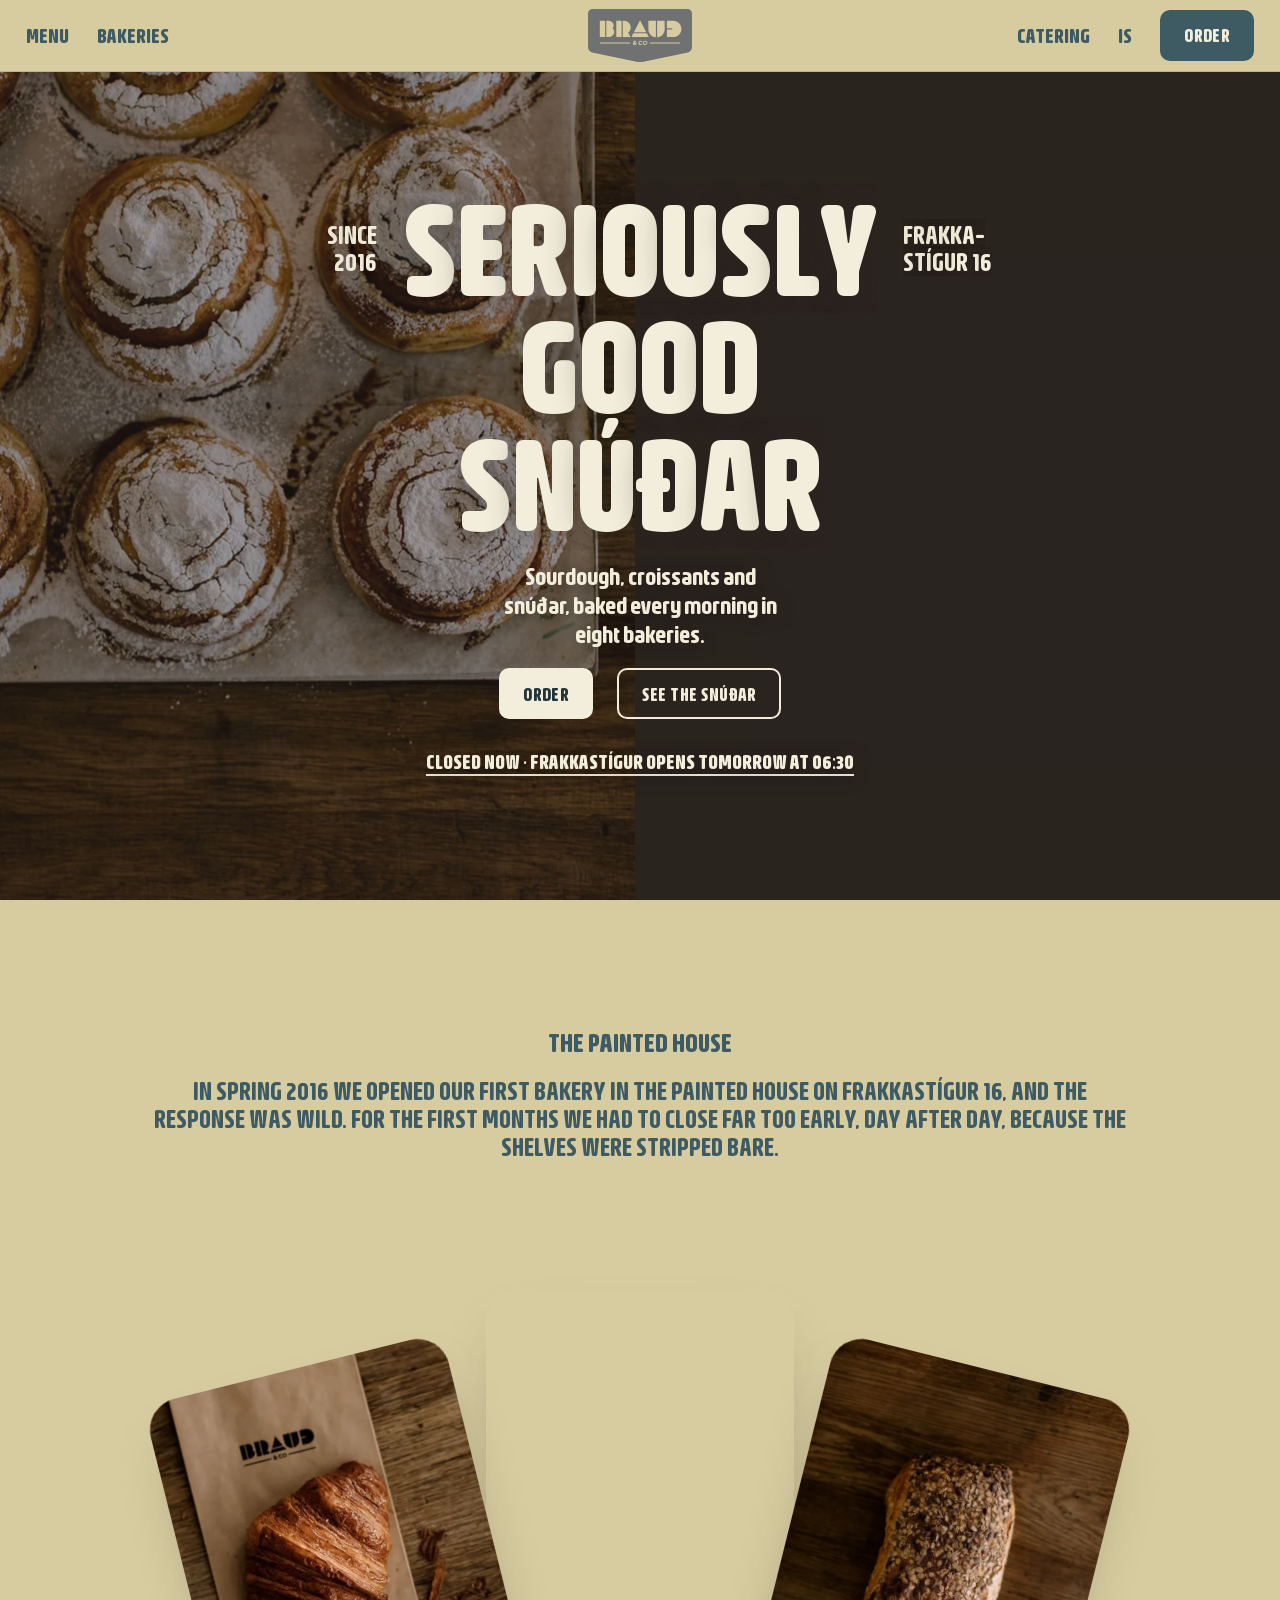
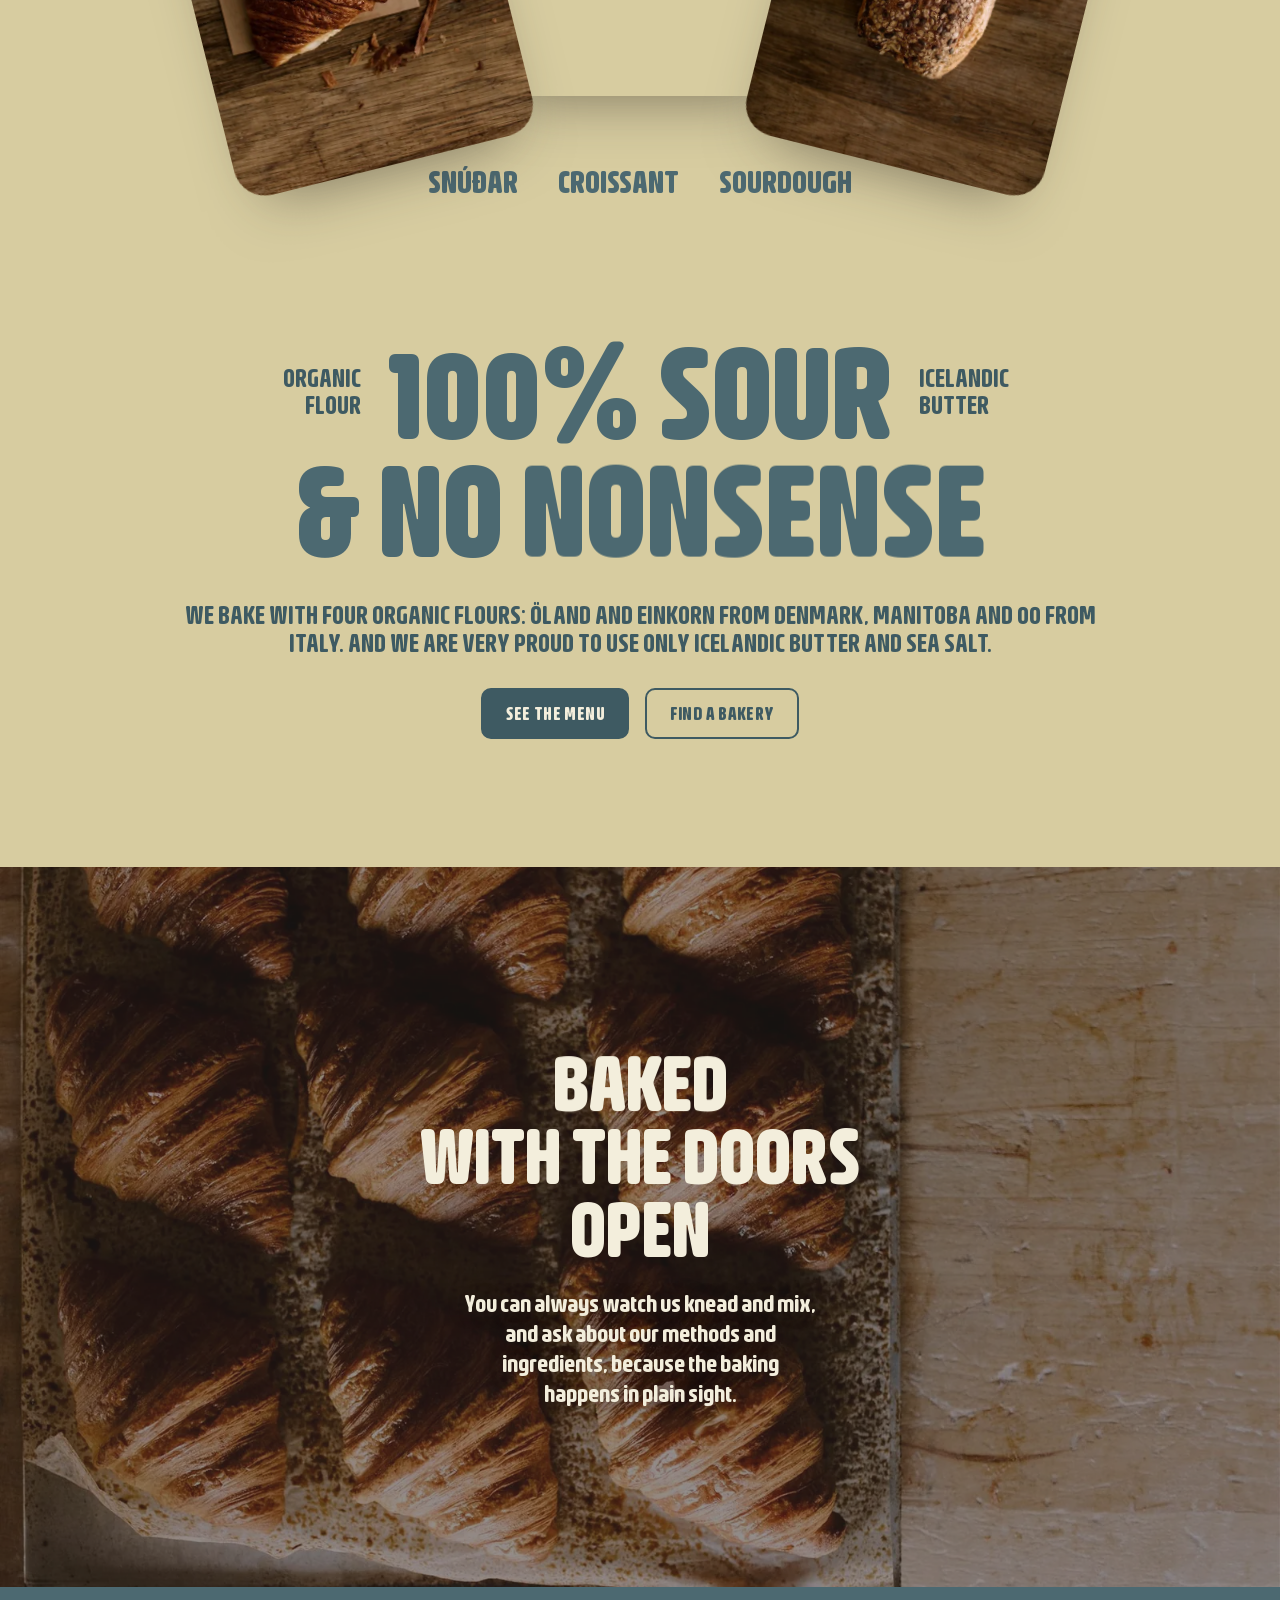
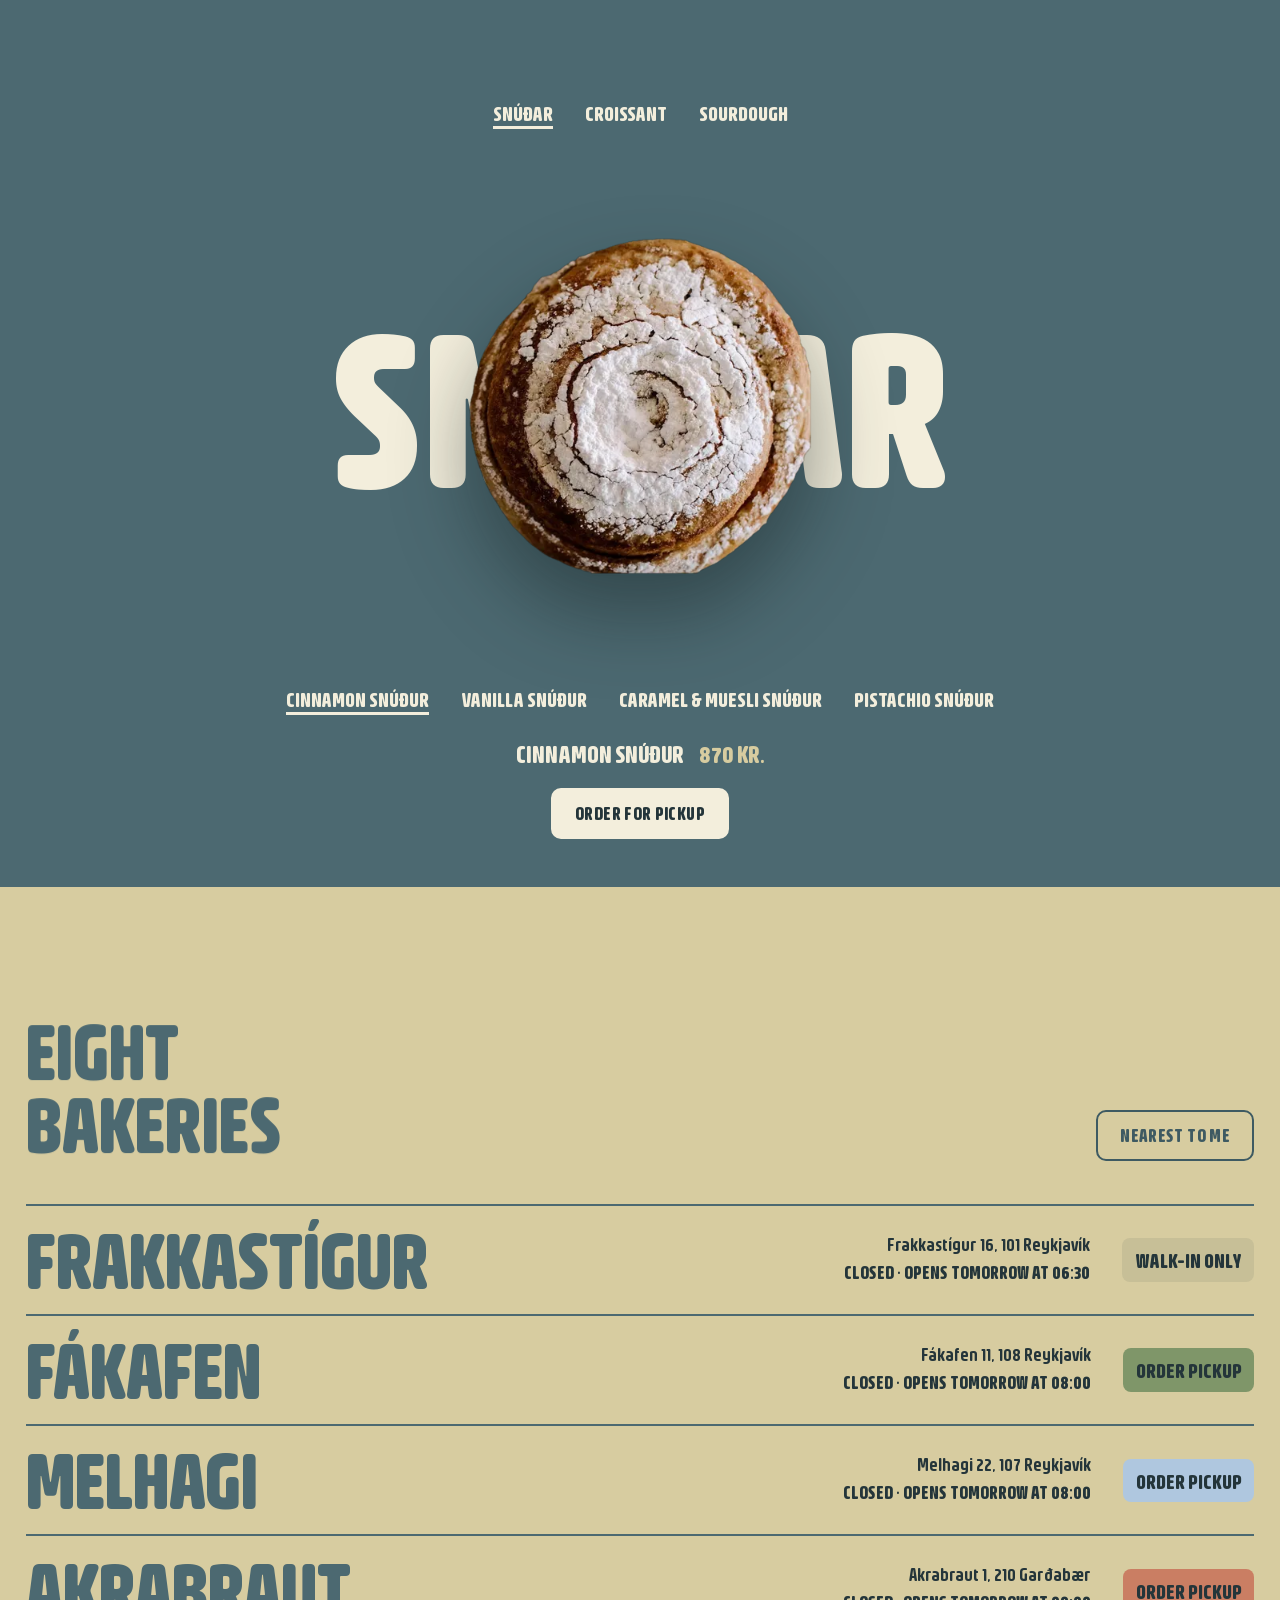
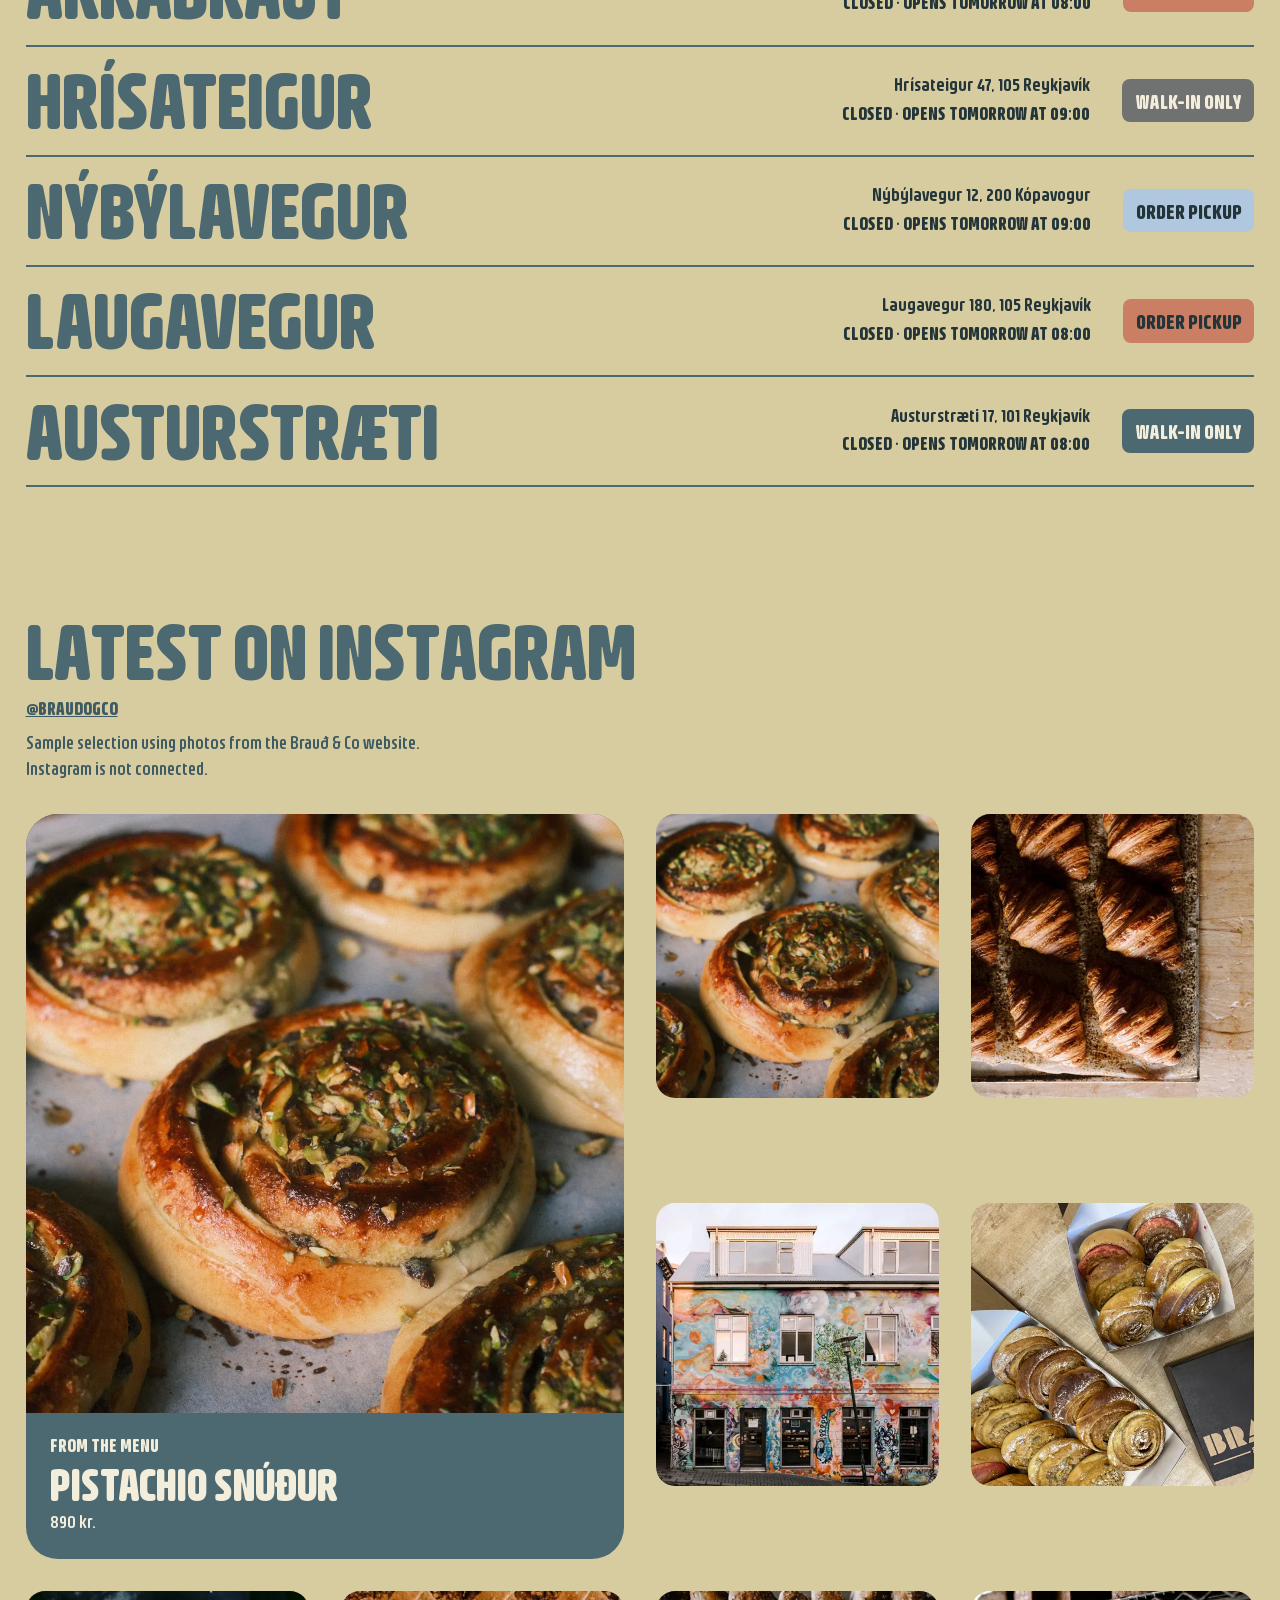
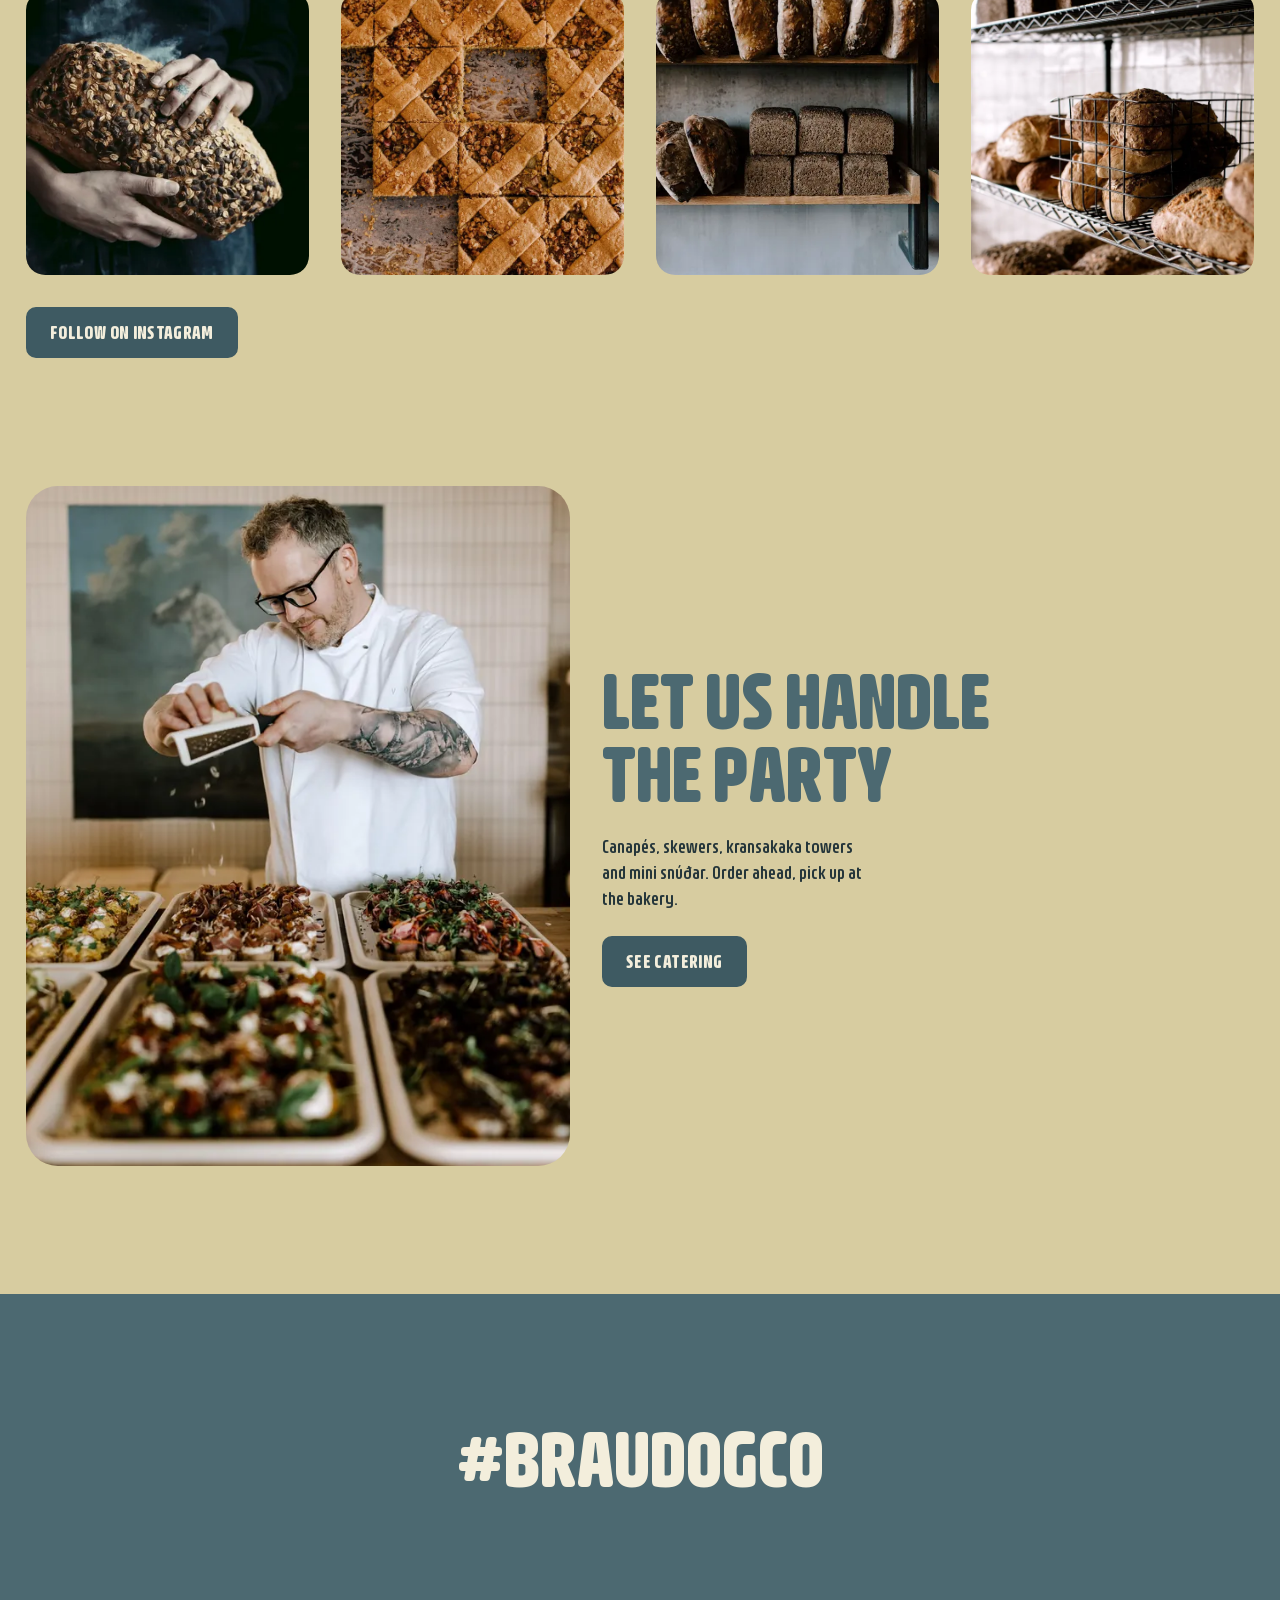
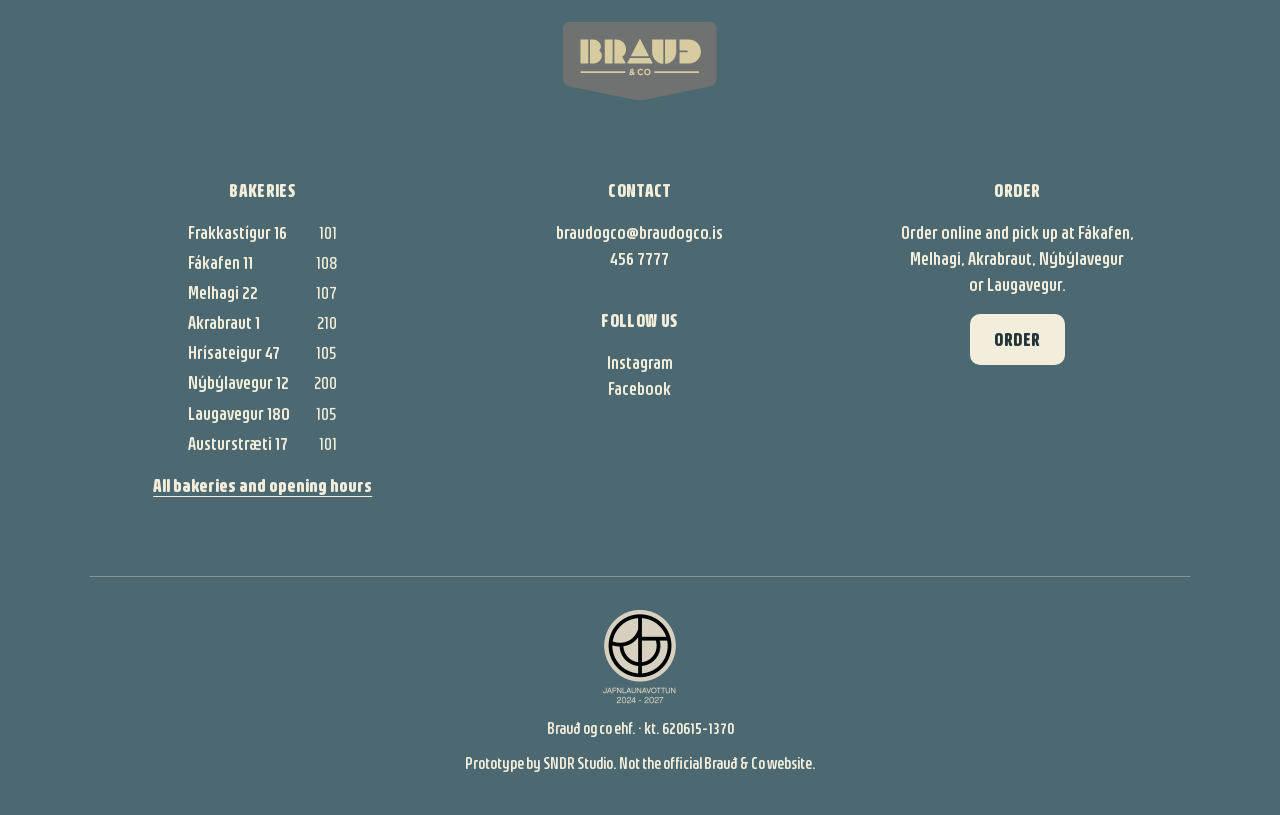
<file: en/index.html>
<!doctype html>
<html lang="en">
<head>
<meta charset="utf-8">
<meta name="viewport" content="width=device-width, initial-scale=1">
<title>Brauð &amp; Co · Sourdough bakery and snúðar in Reykjavík</title>
<meta name="description" content="Seriously good snúðar (cinnamon rolls), sourdough and croissants. Eight bakeries around Reykjavík.">
<meta name="robots" content="noindex, nofollow">
<meta name="theme-color" content="#D7CCA0">
<link rel="alternate" hreflang="en" href="../en/">
<link rel="alternate" hreflang="is" href="../">
<link rel="icon" href="../assets/favicon.svg" type="image/svg+xml">
<link rel="preload" href="../assets/fonts/Bevellier-Variable.woff2" as="font" type="font/woff2" crossorigin>
<link rel="stylesheet" href="../css/site.css?v=2f4e6e39">
<script>document.documentElement.classList.add('js');setTimeout(function(){if(!window.BC_BOOTED)document.documentElement.classList.remove('js')},3500)</script>
<script type="application/ld+json">{"@context":"https://schema.org","@graph":[{"@type":"Bakery","name":"Brauð & Co Frakkastígur","address":{"@type":"PostalAddress","streetAddress":"Frakkastígur 16","postalCode":"101","addressLocality":"Reykjavík","addressCountry":"IS"},"geo":{"@type":"GeoCoordinates","latitude":64.1440177,"longitude":-21.9260968},"telephone":"+354 456 7777","email":"braudogco@braudogco.is","openingHoursSpecification":[{"@type":"OpeningHoursSpecification","dayOfWeek":"Sunday","opens":"06:30","closes":"17:00"},{"@type":"OpeningHoursSpecification","dayOfWeek":"Monday","opens":"06:30","closes":"17:00"},{"@type":"OpeningHoursSpecification","dayOfWeek":"Tuesday","opens":"06:30","closes":"17:00"},{"@type":"OpeningHoursSpecification","dayOfWeek":"Wednesday","opens":"06:30","closes":"17:00"},{"@type":"OpeningHoursSpecification","dayOfWeek":"Thursday","opens":"06:30","closes":"17:00"},{"@type":"OpeningHoursSpecification","dayOfWeek":"Friday","opens":"06:30","closes":"17:00"},{"@type":"OpeningHoursSpecification","dayOfWeek":"Saturday","opens":"06:30","closes":"17:00"}],"servesCuisine":"Bakery","priceRange":"$$"},{"@type":"Bakery","name":"Brauð & Co Fákafen","address":{"@type":"PostalAddress","streetAddress":"Fákafen 11","postalCode":"108","addressLocality":"Reykjavík","addressCountry":"IS"},"geo":{"@type":"GeoCoordinates","latitude":64.1295279,"longitude":-21.8642543},"telephone":"+354 456 7777","email":"braudogco@braudogco.is","openingHoursSpecification":[{"@type":"OpeningHoursSpecification","dayOfWeek":"Sunday","opens":"08:00","closes":"15:00"},{"@type":"OpeningHoursSpecification","dayOfWeek":"Monday","opens":"07:00","closes":"17:00"},{"@type":"OpeningHoursSpecification","dayOfWeek":"Tuesday","opens":"07:00","closes":"17:00"},{"@type":"OpeningHoursSpecification","dayOfWeek":"Wednesday","opens":"07:00","closes":"17:00"},{"@type":"OpeningHoursSpecification","dayOfWeek":"Thursday","opens":"07:00","closes":"17:00"},{"@type":"OpeningHoursSpecification","dayOfWeek":"Friday","opens":"07:00","closes":"17:00"},{"@type":"OpeningHoursSpecification","dayOfWeek":"Saturday","opens":"08:00","closes":"16:00"}],"servesCuisine":"Bakery","priceRange":"$$"},{"@type":"Bakery","name":"Brauð & Co Melhagi","address":{"@type":"PostalAddress","streetAddress":"Melhagi 22","postalCode":"107","addressLocality":"Reykjavík","addressCountry":"IS"},"geo":{"@type":"GeoCoordinates","latitude":64.1441027,"longitude":-21.9609549},"telephone":"+354 456 7777","email":"braudogco@braudogco.is","openingHoursSpecification":[{"@type":"OpeningHoursSpecification","dayOfWeek":"Sunday","opens":"08:00","closes":"16:00"},{"@type":"OpeningHoursSpecification","dayOfWeek":"Monday","opens":"07:00","closes":"17:00"},{"@type":"OpeningHoursSpecification","dayOfWeek":"Tuesday","opens":"07:00","closes":"17:00"},{"@type":"OpeningHoursSpecification","dayOfWeek":"Wednesday","opens":"07:00","closes":"17:00"},{"@type":"OpeningHoursSpecification","dayOfWeek":"Thursday","opens":"07:00","closes":"17:00"},{"@type":"OpeningHoursSpecification","dayOfWeek":"Friday","opens":"07:00","closes":"17:00"},{"@type":"OpeningHoursSpecification","dayOfWeek":"Saturday","opens":"08:00","closes":"16:00"}],"servesCuisine":"Bakery","priceRange":"$$"},{"@type":"Bakery","name":"Brauð & Co Akrabraut","address":{"@type":"PostalAddress","streetAddress":"Akrabraut 1","postalCode":"210","addressLocality":"Garðabær","addressCountry":"IS"},"geo":{"@type":"GeoCoordinates","latitude":64.0980961,"longitude":-21.9083824},"telephone":"+354 456 7777","email":"braudogco@braudogco.is","openingHoursSpecification":[{"@type":"OpeningHoursSpecification","dayOfWeek":"Sunday","opens":"08:00","closes":"16:00"},{"@type":"OpeningHoursSpecification","dayOfWeek":"Monday","opens":"07:00","closes":"17:00"},{"@type":"OpeningHoursSpecification","dayOfWeek":"Tuesday","opens":"07:00","closes":"17:00"},{"@type":"OpeningHoursSpecification","dayOfWeek":"Wednesday","opens":"07:00","closes":"17:00"},{"@type":"OpeningHoursSpecification","dayOfWeek":"Thursday","opens":"07:00","closes":"17:00"},{"@type":"OpeningHoursSpecification","dayOfWeek":"Friday","opens":"07:00","closes":"17:00"},{"@type":"OpeningHoursSpecification","dayOfWeek":"Saturday","opens":"08:00","closes":"16:00"}],"servesCuisine":"Bakery","priceRange":"$$"},{"@type":"Bakery","name":"Brauð & Co Hrísateigur","address":{"@type":"PostalAddress","streetAddress":"Hrísateigur 47","postalCode":"105","addressLocality":"Reykjavík","addressCountry":"IS"},"geo":{"@type":"GeoCoordinates","latitude":64.1485477,"longitude":-21.884744},"telephone":"+354 456 7777","email":"braudogco@braudogco.is","openingHoursSpecification":[{"@type":"OpeningHoursSpecification","dayOfWeek":"Sunday","opens":"09:00","closes":"15:00"},{"@type":"OpeningHoursSpecification","dayOfWeek":"Monday","opens":"08:00","closes":"16:00"},{"@type":"OpeningHoursSpecification","dayOfWeek":"Tuesday","opens":"08:00","closes":"16:00"},{"@type":"OpeningHoursSpecification","dayOfWeek":"Wednesday","opens":"08:00","closes":"16:00"},{"@type":"OpeningHoursSpecification","dayOfWeek":"Thursday","opens":"08:00","closes":"16:00"},{"@type":"OpeningHoursSpecification","dayOfWeek":"Friday","opens":"08:00","closes":"16:00"},{"@type":"OpeningHoursSpecification","dayOfWeek":"Saturday","opens":"09:00","closes":"16:00"}],"servesCuisine":"Bakery","priceRange":"$$"},{"@type":"Bakery","name":"Brauð & Co Nýbýlavegur","address":{"@type":"PostalAddress","streetAddress":"Nýbýlavegur 12","postalCode":"200","addressLocality":"Kópavogur","addressCountry":"IS"},"geo":{"@type":"GeoCoordinates","latitude":64.1141998,"longitude":-21.8940573},"telephone":"+354 456 7777","email":"braudogco@braudogco.is","openingHoursSpecification":[{"@type":"OpeningHoursSpecification","dayOfWeek":"Sunday","opens":"09:00","closes":"15:00"},{"@type":"OpeningHoursSpecification","dayOfWeek":"Monday","opens":"07:30","closes":"16:00"},{"@type":"OpeningHoursSpecification","dayOfWeek":"Tuesday","opens":"07:30","closes":"16:00"},{"@type":"OpeningHoursSpecification","dayOfWeek":"Wednesday","opens":"07:30","closes":"16:00"},{"@type":"OpeningHoursSpecification","dayOfWeek":"Thursday","opens":"07:30","closes":"16:00"},{"@type":"OpeningHoursSpecification","dayOfWeek":"Friday","opens":"07:30","closes":"16:00"},{"@type":"OpeningHoursSpecification","dayOfWeek":"Saturday","opens":"09:00","closes":"16:00"}],"servesCuisine":"Bakery","priceRange":"$$"},{"@type":"Bakery","name":"Brauð & Co Laugavegur","address":{"@type":"PostalAddress","streetAddress":"Laugavegur 180","postalCode":"105","addressLocality":"Reykjavík","addressCountry":"IS"},"geo":{"@type":"GeoCoordinates","latitude":64.1401124,"longitude":-21.895071},"telephone":"+354 456 7777","email":"braudogco@braudogco.is","openingHoursSpecification":[{"@type":"OpeningHoursSpecification","dayOfWeek":"Sunday","opens":"08:00","closes":"15:00"},{"@type":"OpeningHoursSpecification","dayOfWeek":"Monday","opens":"07:00","closes":"16:00"},{"@type":"OpeningHoursSpecification","dayOfWeek":"Tuesday","opens":"07:00","closes":"16:00"},{"@type":"OpeningHoursSpecification","dayOfWeek":"Wednesday","opens":"07:00","closes":"16:00"},{"@type":"OpeningHoursSpecification","dayOfWeek":"Thursday","opens":"07:00","closes":"16:00"},{"@type":"OpeningHoursSpecification","dayOfWeek":"Friday","opens":"07:00","closes":"16:00"},{"@type":"OpeningHoursSpecification","dayOfWeek":"Saturday","opens":"08:00","closes":"15:00"}],"servesCuisine":"Bakery","priceRange":"$$"},{"@type":"Bakery","name":"Brauð & Co Austurstræti","address":{"@type":"PostalAddress","streetAddress":"Austurstræti 17","postalCode":"101","addressLocality":"Reykjavík","addressCountry":"IS"},"geo":{"@type":"GeoCoordinates","latitude":64.1476283,"longitude":-21.9377164},"telephone":"+354 456 7777","email":"braudogco@braudogco.is","openingHoursSpecification":[{"@type":"OpeningHoursSpecification","dayOfWeek":"Sunday","opens":"08:00","closes":"15:00"},{"@type":"OpeningHoursSpecification","dayOfWeek":"Monday","opens":"07:00","closes":"16:00"},{"@type":"OpeningHoursSpecification","dayOfWeek":"Tuesday","opens":"07:00","closes":"16:00"},{"@type":"OpeningHoursSpecification","dayOfWeek":"Wednesday","opens":"07:00","closes":"16:00"},{"@type":"OpeningHoursSpecification","dayOfWeek":"Thursday","opens":"07:00","closes":"16:00"},{"@type":"OpeningHoursSpecification","dayOfWeek":"Friday","opens":"07:00","closes":"16:00"},{"@type":"OpeningHoursSpecification","dayOfWeek":"Saturday","opens":"08:00","closes":"16:00"}],"servesCuisine":"Bakery","priceRange":"$$"}]}</script>
<link rel="icon" type="image/png" sizes="32x32" href="../icons/favicon-32.png">
<link rel="icon" type="image/png" sizes="48x48" href="../icons/favicon-48.png">
<link rel="apple-touch-icon" sizes="180x180" href="../icons/apple-touch-icon.png">
</head>
<body class="bc-page bc-page--home" data-lang="en">
<div class="bc-root">
<a class="bc-skip" href="#main">Skip to content</a>
<div class="bc-awning" aria-hidden="true"></div>
<header class="bc-bar" data-bar>
  <nav class="bc-nav bc-nav--l" aria-label="Main"><a class="bc-nav__a" href="../en/menu/">Menu</a><a class="bc-nav__a" href="../en/bakeries/">Bakeries</a></nav>
  <a class="bc-logo" translate="no" href="../en/" aria-label="Brauð &amp; Co home" data-logo><svg aria-hidden="true" focusable="false" width="250" height="128" viewBox="0 0 250 128" fill="none" xmlns="http://www.w3.org/2000/svg">
<g clip-path="url(#bclogo)">
<path d="M239.361 0H10.6385C4.77356 0 0 4.7745 0 10.6406V92.2481C0 97.9268 4.35463 103.286 9.91092 104.443L116.737 126.772C118.964 127.235 121.908 127.5 125.005 127.5C128.103 127.5 131.047 127.246 133.274 126.772L240.1 104.443C245.656 103.286 250.011 97.9268 250.011 92.2481V10.6406C250 4.7745 245.226 0 239.361 0Z" fill="#707272"/>
<path d="M115.436 86.735L114.257 85.5331C113.43 86.2167 112.449 86.6688 111.269 86.6688C109.318 86.6688 107.841 85.5331 107.841 83.7027C107.841 82.3905 108.546 81.4753 109.825 80.8909C109.329 80.1742 109.108 79.5457 109.108 78.8289C109.108 77.4175 110.233 76.1274 112.206 76.1274C113.948 76.1274 115.084 77.2521 115.084 78.7076C115.084 80.097 114.213 80.9019 112.934 81.3981L114.29 82.7544C114.621 82.2251 114.962 81.6297 115.282 81.0012L116.936 81.9054C116.539 82.6221 116.109 83.3829 115.591 84.0666L117.09 85.5662L115.436 86.735ZM111.038 82.2692C110.365 82.6221 110.09 83.1183 110.09 83.6255C110.09 84.3532 110.685 84.8384 111.523 84.8384C112.03 84.8384 112.526 84.6179 113 84.254L111.038 82.2692ZM112.151 77.8917C111.556 77.8917 111.159 78.3107 111.159 78.9392C111.159 79.4023 111.335 79.7441 111.754 80.2183C112.647 79.8875 113.11 79.5016 113.11 78.851C113.11 78.2335 112.724 77.8917 112.151 77.8917Z" fill="#D7CCA0"/>
<path d="M126.428 86.7021C123.418 86.7021 121.191 84.3865 121.191 81.4535V81.4204C121.191 78.5204 123.385 76.1387 126.516 76.1387C128.445 76.1387 129.592 76.7782 130.54 77.7155L129.106 79.3695C128.324 78.6527 127.519 78.2117 126.494 78.2117C124.774 78.2117 123.528 79.6451 123.528 81.3983V81.4314C123.528 83.1846 124.741 84.6401 126.494 84.6401C127.662 84.6401 128.379 84.177 129.184 83.4382L130.617 84.8827C129.558 86.0074 128.39 86.7021 126.428 86.7021Z" fill="#D7CCA0"/>
<path d="M137.364 86.7021C134.211 86.7021 131.951 84.3535 131.951 81.4535V81.4204C131.951 78.5204 134.244 76.1387 137.397 76.1387C140.55 76.1387 142.81 78.4873 142.81 81.3983V81.4314C142.81 84.3204 140.517 86.7021 137.364 86.7021ZM140.462 81.4204C140.462 79.6672 139.172 78.2117 137.364 78.2117C135.556 78.2117 134.299 79.6451 134.299 81.3983V81.4314C134.299 83.1846 135.578 84.6401 137.397 84.6401C139.205 84.6401 140.462 83.2067 140.462 81.4535V81.4204Z" fill="#D7CCA0"/>
<path d="M29.0934 28.3271C28.7186 28.3271 28.4209 28.6249 28.4209 28.9998V66.8429C28.4209 67.2178 28.7186 67.5155 29.0934 67.5155H40.5036C40.8785 67.5155 41.1761 67.2178 41.1761 66.8429V28.9998C41.1761 28.6249 40.8785 28.3271 40.5036 28.3271H29.0934Z" fill="#D7CCA0"/>
<path d="M68.682 28.3271C68.3072 28.3271 68.0095 28.6249 68.0095 28.9998V66.8429C68.0095 67.2178 68.3072 67.5155 68.682 67.5155H80.0922C80.4671 67.5155 80.7647 67.2178 80.7647 66.8429V28.9998C80.7647 28.6249 80.4671 28.3271 80.0922 28.3271H68.682Z" fill="#D7CCA0"/>
<path d="M44.6157 28.3271C44.2409 28.3271 43.9432 28.6249 43.9432 28.9998V66.8429C43.9432 67.2178 44.2409 67.5155 44.6157 67.5155H48.1546C53.8542 67.5155 60.568 64.6045 62.7067 58.1099C64.1509 53.7213 62.806 49.4761 59.1018 46.7305L58.8372 46.543L59.0577 46.3004C61.7697 43.3012 62.4201 39.3096 60.7885 35.6378C58.8151 31.1941 54.1077 28.3271 48.7829 28.3271H44.6157Z" fill="#D7CCA0"/>
<path d="M84.2043 28.3271C83.8295 28.3271 83.5318 28.6249 83.5318 28.9998V66.8429C83.5318 67.2178 83.8295 67.5155 84.2043 67.5155H101.005C101.369 67.5155 101.678 67.2178 101.678 66.8429C101.678 66.7216 101.645 66.6003 101.579 66.5011L96.3863 56.7757L96.5847 56.6213C100.443 53.6221 102.659 49.1012 102.659 44.2054C102.659 35.4503 95.5374 28.3271 86.784 28.3271H84.2043Z" fill="#D7CCA0"/>
<path d="M162.544 68.133H162.566C162.951 68.1771 163.304 67.8684 163.304 67.4824V28.9998C163.304 28.6249 163.007 28.3271 162.632 28.3271H145.798C145.423 28.3271 145.125 28.6249 145.125 28.9998V48.6932C145.147 58.6832 152.622 67.0414 162.544 68.133Z" fill="#D7CCA0"/>
<path d="M166.093 67.4824C166.104 67.8463 166.402 68.133 166.766 68.133C166.788 68.133 166.821 68.133 166.843 68.133H166.876C176.809 67.0303 184.284 58.6722 184.284 48.6822V28.9998C184.284 28.6249 183.986 28.3271 183.611 28.3271H166.777C166.402 28.3271 166.104 28.6249 166.104 28.9998V67.4383V67.4493L166.093 67.4824Z" fill="#D7CCA0"/>
<path d="M190.402 49.3104C190.027 49.3104 189.73 49.6081 189.73 49.983V66.8536C189.73 67.2285 190.027 67.5263 190.402 67.5263H205.009C215.791 67.5263 224.567 58.7491 224.567 47.9651C224.567 37.1481 215.791 28.3379 205.009 28.3379H190.402C190.027 28.3379 189.73 28.6356 189.73 29.0105V45.8811C189.73 46.256 190.027 46.5538 190.402 46.5538H201.812C202.507 46.5538 203.069 47.1161 203.069 47.8108V48.0754C203.069 48.7701 202.507 49.3324 201.812 49.3324H190.402V49.3104Z" fill="#D7CCA0"/>
<path d="M125.193 27.6436C124.917 27.6436 124.686 27.809 124.576 28.0515L110.63 55.3202C110.564 55.4525 110.552 55.5738 110.597 55.64C110.641 55.7061 110.751 55.7502 110.894 55.7502H139.48C139.624 55.7502 139.734 55.7061 139.778 55.64C139.822 55.5738 139.811 55.4525 139.745 55.3202L125.81 28.0736C125.7 27.809 125.457 27.6436 125.193 27.6436Z" fill="#D7CCA0"/>
<path d="M110.31 58.5288C109.494 58.5288 109.252 58.6391 109.075 58.7493C108.91 58.8486 108.546 59.3007 108.304 59.7417L104.699 66.512C104.643 66.6113 104.61 66.7326 104.61 66.8428C104.61 67.2067 104.908 67.5154 105.283 67.5154H145.103C145.467 67.5154 145.775 67.2177 145.775 66.8428C145.775 66.7326 145.742 66.6223 145.687 66.5231L142.082 59.7417C141.84 59.3007 141.476 58.8486 141.311 58.7493C141.134 58.6501 140.892 58.5288 140.076 58.5288H110.31Z" fill="#D7CCA0"/>
<path d="M100.355 80.2622H29.6777C28.9831 80.2622 28.4209 80.8245 28.4209 81.519V81.7836C28.4209 82.4781 28.9831 83.0404 29.6777 83.0404H100.355C101.05 83.0404 101.612 82.4781 101.612 81.7836V81.519C101.601 80.8245 101.039 80.2622 100.355 80.2622Z" fill="#D7CCA0"/>
<path d="M220.322 80.2622H149.645C148.951 80.2622 148.388 80.8245 148.388 81.519V81.7836C148.388 82.4781 148.951 83.0404 149.645 83.0404H220.322C221.017 83.0404 221.579 82.4781 221.579 81.7836V81.519C221.579 80.8245 221.017 80.2622 220.322 80.2622Z" fill="#D7CCA0"/>
</g>
<defs>
<clipPath id="bclogo">
<rect width="250" height="127.5" fill="white"/>
</clipPath>
</defs>
</svg>
</a>
  <div class="bc-nav bc-nav--r"><a class="bc-nav__a" href="../en/catering/">Catering</a><a class="bc-nav__a bc-lang" href="../" hreflang="is" lang="is" aria-label="Íslenska">IS</a>
    <a class="bc-btn bc-btn--order" href="https://braudogco.is/vefverslun">Order</a>
    <button class="bc-burger" type="button" aria-expanded="false" aria-controls="bc-panel" data-burger><span class="bc-sr">Open menu</span><i></i><i></i></button>
  </div>
</header>
<div class="bc-panel" id="bc-panel" hidden data-panel>
  <nav aria-label="Menu">
    <a href="../en/" data-home style="--n:0"><span>Home</span></a><a href="../en/menu/" style="--n:1"><span>Menu</span></a><a href="../en/bakeries/" style="--n:2"><span>Bakeries</span></a><a href="../en/catering/" style="--n:3"><span>Catering</span></a>
  </nav>
  <div class="bc-panel__foot"><a class="bc-btn" href="https://braudogco.is/vefverslun">Order</a><a class="bc-panel__lang" href="../" hreflang="is" lang="is">Íslenska</a></div>
</div>
<main id="main">

<section class="bc-hero" data-hero>
  <div class="bc-hero__media" data-parallax>
    <figure class="bc-hero__ph"><img class="" width="1365" height="2048" src="../assets/img/kanil-tray-1024.webp" srcset="../assets/img/kanil-tray-640.webp 640w, ../assets/img/kanil-tray-1024.webp 1024w, ../assets/img/kanil-tray-1365.webp 1365w" sizes="(min-width: 960px) 50vw, 100vw" alt="Cinnamon snúðar on a baking tray" fetchpriority="high"></figure>
    <figure class="bc-hero__ph bc-hero__ph--2"><picture><source media="(max-width: 959.8px)" srcset="[data-uri]"><img class="" width="1365" height="2048" src="../assets/img/karamellu-tray-1024.webp" srcset="../assets/img/karamellu-tray-640.webp 640w, ../assets/img/karamellu-tray-1024.webp 1024w, ../assets/img/karamellu-tray-1365.webp 1365w" sizes="50vw" alt="Caramel and muesli snúðar on a tray" fetchpriority="high"></picture></figure>
  </div>
  <div class="bc-hero__copy">
    <h1 class="bc-title fs-240" aria-label="Seriously good snúðar">
      <span class="bc-hero__row"><span class="bc-stamp bc-stamp--l fs-35" aria-hidden="true"><span class="bc-st bc-line" style="--d:0.4" data-st aria-hidden="true"><span class="bc-sr">Since</span><span aria-hidden="true"><span class="bc-w"><span class="bc-c" style="--i:0">S</span><span class="bc-c" style="--i:1">i</span><span class="bc-c" style="--i:2">n</span><span class="bc-c" style="--i:3">c</span><span class="bc-c" style="--i:4">e</span></span></span></span><span class="bc-st bc-line" style="--d:0.48000000000000004" data-st aria-hidden="true"><span class="bc-sr">2016</span><span aria-hidden="true"><span class="bc-w"><span class="bc-c" style="--i:0">2</span><span class="bc-c" style="--i:1">0</span><span class="bc-c" style="--i:2">1</span><span class="bc-c" style="--i:3">6</span></span></span></span></span><span class="bc-st bc-line" style="--d:0.6" data-st aria-hidden="true"><span class="bc-sr">Seriously</span><span aria-hidden="true"><span class="bc-w"><span class="bc-c" style="--i:0">S</span><span class="bc-c" style="--i:1">e</span><span class="bc-c" style="--i:2">r</span><span class="bc-c" style="--i:3">i</span><span class="bc-c" style="--i:4">o</span><span class="bc-c" style="--i:5">u</span><span class="bc-c" style="--i:6">s</span><span class="bc-c" style="--i:7">l</span><span class="bc-c" style="--i:8">y</span></span></span></span><span class="bc-stamp bc-stamp--r fs-35" aria-hidden="true"><span class="bc-st bc-line" style="--d:0.4" data-st aria-hidden="true"><span class="bc-sr">Frakka-</span><span aria-hidden="true"><span class="bc-w"><span class="bc-c" style="--i:0">F</span><span class="bc-c" style="--i:1">r</span><span class="bc-c" style="--i:2">a</span><span class="bc-c" style="--i:3">k</span><span class="bc-c" style="--i:4">k</span><span class="bc-c" style="--i:5">a</span><span class="bc-c" style="--i:6">-</span></span></span></span><span class="bc-st bc-line" style="--d:0.48000000000000004" data-st aria-hidden="true"><span class="bc-sr">stígur 16</span><span aria-hidden="true"><span class="bc-w"><span class="bc-c" style="--i:0">s</span><span class="bc-c" style="--i:1">t</span><span class="bc-c" style="--i:2">í</span><span class="bc-c" style="--i:3">g</span><span class="bc-c" style="--i:4">u</span><span class="bc-c" style="--i:5">r</span></span> <span class="bc-w"><span class="bc-c" style="--i:6">1</span><span class="bc-c" style="--i:7">6</span></span></span></span></span></span>
      <span class="bc-st bc-line" style="--d:0.72" data-st aria-hidden="true"><span class="bc-sr">good</span><span aria-hidden="true"><span class="bc-w"><span class="bc-c" style="--i:0">g</span><span class="bc-c" style="--i:1">o</span><span class="bc-c" style="--i:2">o</span><span class="bc-c" style="--i:3">d</span></span></span></span>
      <span class="bc-st bc-line" style="--d:0.84" data-st aria-hidden="true"><span class="bc-sr">snúðar</span><span aria-hidden="true"><span class="bc-w"><span class="bc-c" style="--i:0">s</span><span class="bc-c" style="--i:1">n</span><span class="bc-c" style="--i:2">ú</span><span class="bc-c" style="--i:3">ð</span><span class="bc-c" style="--i:4">a</span><span class="bc-c" style="--i:5">r</span></span></span></span>
    </h1>
    <p class="bc-hero__line">Sourdough, croissants and snúðar, baked every morning in eight bakeries.</p>
    <div class="bc-hero__cta"><a class="bc-btn bc-btn--paper" href="https://braudogco.is/vefverslun">Order</a><a class="bc-btn bc-btn--line" href="#snudar-show" data-jump>See the snúðar</a></div>
    <a class="bc-open" href="../en/bakeries/" data-open-count>8 bakeries open now</a>
  </div>
</section>

<section class="bc-story bc-sheet" aria-labelledby="story-h">
  <h2 id="story-h" class="bc-story__h fs-35">The painted house</h2>
  <p class="bc-story__p fs-35">In spring 2016 we opened our first bakery in the painted house on Frakkastígur 16, and the response was wild. For the first months we had to close far too early, day after day, because the shelves were stripped bare.</p>
</section>

<section class="bc-cards bc-sheet" aria-label="What we bake" data-observe>
  <div class="bc-cards__inner">
    <a class="bc-card bc-card--left" href="../en/menu/#smjordeig" aria-label="Croissant" tabindex="-1"><img class="" width="888" height="918" src="../assets/img/croissant-640.webp" srcset="../assets/img/croissant-640.webp 640w, ../assets/img/croissant-888.webp 888w" sizes="(min-width: 960px) 25vw, 45vw" alt="Croissant on a paper bag" loading="lazy" decoding="async"></a>
    <a class="bc-card bc-card--center" href="../en/menu/#snudar" aria-label="Snúðar" tabindex="-1"><img class="" width="1365" height="2048" src="../assets/img/vanillu-bag-1024.webp" srcset="../assets/img/vanillu-bag-640.webp 640w, ../assets/img/vanillu-bag-1024.webp 1024w, ../assets/img/vanillu-bag-1365.webp 1365w" sizes="(min-width: 960px) 25vw, 45vw" alt="Vanilla snúður in paper" loading="lazy" decoding="async"></a>
    <a class="bc-card bc-card--right" href="../en/menu/#braud" aria-label="Sourdough" tabindex="-1"><img class="" width="1365" height="2048" src="../assets/img/einkorn-1024.webp" srcset="../assets/img/einkorn-640.webp 640w, ../assets/img/einkorn-1024.webp 1024w, ../assets/img/einkorn-1365.webp 1365w" sizes="(min-width: 960px) 25vw, 45vw" alt="Einkorn sourdough loaf" loading="lazy" decoding="async"></a>
  </div>
  <nav class="bc-cards__caps" aria-label="What we bake"><a href="../en/menu/#snudar">Snúðar</a><a href="../en/menu/#smjordeig">Croissant</a><a href="../en/menu/#braud">Sourdough</a></nav>
</section>

<section class="bc-state bc-sheet" aria-labelledby="slogan-h">
  <h2 id="slogan-h" class="bc-title fs-240 bc-title--slate" aria-label="100% sour &amp; no nonsense">
    <span class="bc-hero__row"><span class="bc-stamp bc-stamp--l fs-35" aria-hidden="true"><span class="bc-st bc-line" style="--d:0.4" data-st aria-hidden="true"><span class="bc-sr">Organic</span><span aria-hidden="true"><span class="bc-w"><span class="bc-c" style="--i:0">O</span><span class="bc-c" style="--i:1">r</span><span class="bc-c" style="--i:2">g</span><span class="bc-c" style="--i:3">a</span><span class="bc-c" style="--i:4">n</span><span class="bc-c" style="--i:5">i</span><span class="bc-c" style="--i:6">c</span></span></span></span><span class="bc-st bc-line" style="--d:0.48000000000000004" data-st aria-hidden="true"><span class="bc-sr">flour</span><span aria-hidden="true"><span class="bc-w"><span class="bc-c" style="--i:0">f</span><span class="bc-c" style="--i:1">l</span><span class="bc-c" style="--i:2">o</span><span class="bc-c" style="--i:3">u</span><span class="bc-c" style="--i:4">r</span></span></span></span></span><span class="bc-st bc-line" style="--d:0" data-st aria-hidden="true"><span class="bc-sr">100% sour</span><span aria-hidden="true"><span class="bc-w"><span class="bc-c" style="--i:0">1</span><span class="bc-c" style="--i:1">0</span><span class="bc-c" style="--i:2">0</span><span class="bc-c" style="--i:3">%</span></span> <span class="bc-w"><span class="bc-c" style="--i:4">s</span><span class="bc-c" style="--i:5">o</span><span class="bc-c" style="--i:6">u</span><span class="bc-c" style="--i:7">r</span></span></span></span><span class="bc-stamp bc-stamp--r fs-35" aria-hidden="true"><span class="bc-st bc-line" style="--d:0.4" data-st aria-hidden="true"><span class="bc-sr">Icelandic</span><span aria-hidden="true"><span class="bc-w"><span class="bc-c" style="--i:0">I</span><span class="bc-c" style="--i:1">c</span><span class="bc-c" style="--i:2">e</span><span class="bc-c" style="--i:3">l</span><span class="bc-c" style="--i:4">a</span><span class="bc-c" style="--i:5">n</span><span class="bc-c" style="--i:6">d</span><span class="bc-c" style="--i:7">i</span><span class="bc-c" style="--i:8">c</span></span></span></span><span class="bc-st bc-line" style="--d:0.48000000000000004" data-st aria-hidden="true"><span class="bc-sr">butter</span><span aria-hidden="true"><span class="bc-w"><span class="bc-c" style="--i:0">b</span><span class="bc-c" style="--i:1">u</span><span class="bc-c" style="--i:2">t</span><span class="bc-c" style="--i:3">t</span><span class="bc-c" style="--i:4">e</span><span class="bc-c" style="--i:5">r</span></span></span></span></span></span>
    <span class="bc-st bc-line" style="--d:0.12" data-st aria-hidden="true"><span class="bc-sr">&amp; no nonsense</span><span aria-hidden="true"><span class="bc-w"><span class="bc-c" style="--i:0">&amp;</span></span> <span class="bc-w"><span class="bc-c" style="--i:1">n</span><span class="bc-c" style="--i:2">o</span></span> <span class="bc-w"><span class="bc-c" style="--i:3">n</span><span class="bc-c" style="--i:4">o</span><span class="bc-c" style="--i:5">n</span><span class="bc-c" style="--i:6">s</span><span class="bc-c" style="--i:7">e</span><span class="bc-c" style="--i:8">n</span><span class="bc-c" style="--i:9">s</span><span class="bc-c" style="--i:10">e</span></span></span></span>
  </h2>
  <p class="bc-state__p fs-35">We bake with four organic flours: Öland and Einkorn from Denmark, Manitoba and 00 from Italy. And we are very proud to use only Icelandic butter and sea salt.</p>
  <div class="bc-state__cta"><a class="bc-btn" href="../en/menu/">See the menu</a><a class="bc-btn bc-btn--ghost" href="../en/bakeries/">Find a bakery</a></div>
</section>

<section class="bc-sticky" aria-labelledby="doors-h">
  <div class="bc-sticky__inner" data-observe>
    <div class="bc-sticky__media"><img class="" width="1600" height="1068" src="../assets/img/bakstur-1024.webp" srcset="../assets/img/bakstur-640.webp 640w, ../assets/img/bakstur-1024.webp 1024w, ../assets/img/bakstur-1600.webp 1600w" sizes="100vw" alt="Croissants on baking trays" loading="lazy" decoding="async"></div>
    <div class="bc-sticky__text">
      <h2 id="doors-h" class="bc-title fs-110 bc-title--paper" aria-label="Baked with the doors open"><span class="bc-st bc-line " style="--d:0" data-st aria-hidden="true"><span class="bc-sr">Baked</span><span aria-hidden="true"><span class="bc-w"><span class="bc-c" style="--i:0">B</span><span class="bc-c" style="--i:1">a</span><span class="bc-c" style="--i:2">k</span><span class="bc-c" style="--i:3">e</span><span class="bc-c" style="--i:4">d</span></span></span></span><span class="bc-st bc-line " style="--d:0.12" data-st aria-hidden="true"><span class="bc-sr">with the doors</span><span aria-hidden="true"><span class="bc-w"><span class="bc-c" style="--i:0">w</span><span class="bc-c" style="--i:1">i</span><span class="bc-c" style="--i:2">t</span><span class="bc-c" style="--i:3">h</span></span> <span class="bc-w"><span class="bc-c" style="--i:4">t</span><span class="bc-c" style="--i:5">h</span><span class="bc-c" style="--i:6">e</span></span> <span class="bc-w"><span class="bc-c" style="--i:7">d</span><span class="bc-c" style="--i:8">o</span><span class="bc-c" style="--i:9">o</span><span class="bc-c" style="--i:10">r</span><span class="bc-c" style="--i:11">s</span></span></span></span><span class="bc-st bc-line " style="--d:0.24" data-st aria-hidden="true"><span class="bc-sr">open</span><span aria-hidden="true"><span class="bc-w"><span class="bc-c" style="--i:0">o</span><span class="bc-c" style="--i:1">p</span><span class="bc-c" style="--i:2">e</span><span class="bc-c" style="--i:3">n</span></span></span></span></h2>
      <p class="bc-sticky__p">You can always watch us knead and mix, and ask about our methods and ingredients, because the baking happens in plain sight.</p>
    </div>
  </div>
</section>

<div data-show-origin aria-hidden="true"></div>
<section class="bc-show" id="snudar-show" aria-labelledby="show-h" data-showcase>
  <script type="application/json" data-showcase-json>[{"id":"snudar","label":"Snúðar","items":[{"sku":"BCBL001","name":"Cinnamon snúður","price":"870 kr.","cut":"kanil","ing":null},{"sku":"BCBL002","name":"Vanilla snúður","price":"870 kr.","cut":"vanillu","ing":null},{"sku":"BCBL003","name":"Caramel & muesli snúður","price":"870 kr.","cut":"karamellu","ing":null},{"sku":"BCBL022","name":"Pistachio snúður","price":"890 kr.","cut":"pistasiu","ing":null}]},{"id":"smjordeig","label":"Croissant","items":[{"sku":"BCSM001","name":"Croissant","price":"810 kr.","cut":"croissant","ing":null}]},{"id":"braud","label":"Sourdough","items":[{"sku":"BCBR002","name":"Einkorn sourdough","price":"1,690 kr.","cut":"einkorn","ing":null},{"sku":"BCBR003","name":"Danish sourdough rye","price":"1,870 kr.","cut":"rugbraud","ing":null}]}]</script>
  <div class="bc-show__types" role="group" aria-label="Categories">
    <button type="button" class="bc-tab" aria-pressed="true" data-type="snudar">Snúðar</button><button type="button" class="bc-tab" aria-pressed="false" data-type="smjordeig">Croissant</button><button type="button" class="bc-tab" aria-pressed="false" data-type="braud">Sourdough</button>
  </div>
  <div class="bc-show__stage">
    <h2 id="show-h" class="bc-show__title fs-340" data-show-title>Snúðar</h2>
    <a class="bc-show__media" href="../en/menu/#BCBL001" data-show-media aria-label="Cinnamon snúður">
      <img src="../assets/img/cut-kanil-960.webp" srcset="../assets/img/cut-kanil-480.webp 480w, ../assets/img/cut-kanil-960.webp 960w" sizes="(min-width: 1734px) 520px, (min-width: 960px) 30vw, 62vw" alt="" width="960" height="960" loading="lazy" decoding="async">
    </a>
  </div>
  <div class="bc-show__foot">
    <div class="bc-show__choices">
    <div class="bc-show__reserve" aria-hidden="true"><span class="bc-tab">Cinnamon snúður</span><span class="bc-tab">Vanilla snúður</span><span class="bc-tab">Caramel &amp; muesli snúður</span><span class="bc-tab">Pistachio snúður</span></div>
    <div class="bc-show__flavours" role="group" aria-label="Flavours" data-show-flavours>
      <button type="button" class="bc-tab" aria-pressed="true" data-sku="BCBL001">Cinnamon snúður</button><button type="button" class="bc-tab" aria-pressed="false" data-sku="BCBL002">Vanilla snúður</button><button type="button" class="bc-tab" aria-pressed="false" data-sku="BCBL003">Caramel &amp; muesli snúður</button><button type="button" class="bc-tab" aria-pressed="false" data-sku="BCBL022">Pistachio snúður</button>
    </div>
    </div>
    <p class="bc-show__meta" aria-live="polite"><span data-show-name>Cinnamon snúður</span> <span class="bc-show__price" data-show-price>870 kr.</span></p>
    <a class="bc-btn bc-btn--paper" href="https://braudogco.is/vefverslun">Order for pickup</a>
  </div>
</section>

<section class="bc-bakeries bc-sheet" aria-labelledby="bak-h" data-bakeries>
  <div class="bc-bakeries__head">
    <h2 id="bak-h" class="bc-title fs-110 bc-title--slate" aria-label="Eight bakeries"><span class="bc-st bc-line " style="--d:0" data-st aria-hidden="true"><span class="bc-sr">Eight</span><span aria-hidden="true"><span class="bc-w"><span class="bc-c" style="--i:0">E</span><span class="bc-c" style="--i:1">i</span><span class="bc-c" style="--i:2">g</span><span class="bc-c" style="--i:3">h</span><span class="bc-c" style="--i:4">t</span></span></span></span><span class="bc-st bc-line " style="--d:0.12" data-st aria-hidden="true"><span class="bc-sr">bakeries</span><span aria-hidden="true"><span class="bc-w"><span class="bc-c" style="--i:0">b</span><span class="bc-c" style="--i:1">a</span><span class="bc-c" style="--i:2">k</span><span class="bc-c" style="--i:3">e</span><span class="bc-c" style="--i:4">r</span><span class="bc-c" style="--i:5">i</span><span class="bc-c" style="--i:6">e</span><span class="bc-c" style="--i:7">s</span></span></span></span></h2>
    <button type="button" class="bc-btn bc-btn--ghost" data-near>Nearest to me</button>
  </div>
  <p class="bc-bakeries__msg" aria-live="polite" data-near-msg></p>
  <ol class="bc-rows" data-rows>
    <li class="bc-row" id="r-frakkastigur" data-bakery="frakkastigur" data-lat="64.1440177" data-lng="-21.9260968" data-hours='[["06:30","17:00"],["06:30","17:00"],["06:30","17:00"],["06:30","17:00"],["06:30","17:00"],["06:30","17:00"],["06:30","17:00"]]' style="--chip:#C7BF97;--chip-ink:#24353A">
      <a class="bc-row__a" href="../en/bakeries/#frakkastigur">
        <span class="bc-row__name" translate="no">Frakkastígur</span>
        <span class="bc-row__meta"><span class="bc-row__addr" translate="no">Frakkastígur 16, 101 Reykjavík</span><span class="bc-row__state" data-state>&nbsp;</span><span class="bc-row__dist" data-dist></span></span>
        <span class="bc-row__chip">Walk-in only</span>
        <img class="bc-row__ph" src="../assets/img/loc-frakkastigur.webp" alt="" loading="lazy" width="463" height="463">
      </a>
    </li><li class="bc-row" id="r-fakafen" data-bakery="fakafen" data-lat="64.1295279" data-lng="-21.8642543" data-hours='[["08:00","15:00"],["07:00","17:00"],["07:00","17:00"],["07:00","17:00"],["07:00","17:00"],["07:00","17:00"],["08:00","16:00"]]' style="--chip:#7F9669;--chip-ink:#24353A">
      <a class="bc-row__a" href="../en/bakeries/#fakafen">
        <span class="bc-row__name" translate="no">Fákafen</span>
        <span class="bc-row__meta"><span class="bc-row__addr" translate="no">Fákafen 11, 108 Reykjavík</span><span class="bc-row__state" data-state>&nbsp;</span><span class="bc-row__dist" data-dist></span></span>
        <span class="bc-row__chip">Order pickup</span>
        <img class="bc-row__ph" src="../assets/img/loc-fakafen.webp" alt="" loading="lazy" width="463" height="463">
      </a>
    </li><li class="bc-row" id="r-melhagi" data-bakery="melhagi" data-lat="64.1441027" data-lng="-21.9609549" data-hours='[["08:00","16:00"],["07:00","17:00"],["07:00","17:00"],["07:00","17:00"],["07:00","17:00"],["07:00","17:00"],["08:00","16:00"]]' style="--chip:#AFC7DF;--chip-ink:#24353A">
      <a class="bc-row__a" href="../en/bakeries/#melhagi">
        <span class="bc-row__name" translate="no">Melhagi</span>
        <span class="bc-row__meta"><span class="bc-row__addr" translate="no">Melhagi 22, 107 Reykjavík</span><span class="bc-row__state" data-state>&nbsp;</span><span class="bc-row__dist" data-dist></span></span>
        <span class="bc-row__chip">Order pickup</span>
        <img class="bc-row__ph" src="../assets/img/loc-melhagi.webp" alt="" loading="lazy" width="463" height="463">
      </a>
    </li><li class="bc-row" id="r-akrabraut" data-bakery="akrabraut" data-lat="64.0980961" data-lng="-21.9083824" data-hours='[["08:00","16:00"],["07:00","17:00"],["07:00","17:00"],["07:00","17:00"],["07:00","17:00"],["07:00","17:00"],["08:00","16:00"]]' style="--chip:#CA7E63;--chip-ink:#24353A">
      <a class="bc-row__a" href="../en/bakeries/#akrabraut">
        <span class="bc-row__name" translate="no">Akrabraut</span>
        <span class="bc-row__meta"><span class="bc-row__addr" translate="no">Akrabraut 1, 210 Garðabær</span><span class="bc-row__state" data-state>&nbsp;</span><span class="bc-row__dist" data-dist></span></span>
        <span class="bc-row__chip">Order pickup</span>
        <img class="bc-row__ph" src="../assets/img/loc-akrabraut.webp" alt="" loading="lazy" width="463" height="463">
      </a>
    </li><li class="bc-row" id="r-hrisateigur" data-bakery="hrisateigur" data-lat="64.1485477" data-lng="-21.884744" data-hours='[["09:00","15:00"],["08:00","16:00"],["08:00","16:00"],["08:00","16:00"],["08:00","16:00"],["08:00","16:00"],["09:00","16:00"]]' style="--chip:#707272;--chip-ink:#F3EEDC">
      <a class="bc-row__a" href="../en/bakeries/#hrisateigur">
        <span class="bc-row__name" translate="no">Hrísateigur</span>
        <span class="bc-row__meta"><span class="bc-row__addr" translate="no">Hrísateigur 47, 105 Reykjavík</span><span class="bc-row__state" data-state>&nbsp;</span><span class="bc-row__dist" data-dist></span></span>
        <span class="bc-row__chip">Walk-in only</span>
        <img class="bc-row__ph" src="../assets/img/loc-hrisateigur.webp" alt="" loading="lazy" width="463" height="463">
      </a>
    </li><li class="bc-row" id="r-nybylavegur" data-bakery="nybylavegur" data-lat="64.1141998" data-lng="-21.8940573" data-hours='[["09:00","15:00"],["07:30","16:00"],["07:30","16:00"],["07:30","16:00"],["07:30","16:00"],["07:30","16:00"],["09:00","16:00"]]' style="--chip:#AFC7DF;--chip-ink:#24353A">
      <a class="bc-row__a" href="../en/bakeries/#nybylavegur">
        <span class="bc-row__name" translate="no">Nýbýlavegur</span>
        <span class="bc-row__meta"><span class="bc-row__addr" translate="no">Nýbýlavegur 12, 200 Kópavogur</span><span class="bc-row__state" data-state>&nbsp;</span><span class="bc-row__dist" data-dist></span></span>
        <span class="bc-row__chip">Order pickup</span>
        <img class="bc-row__ph" src="../assets/img/loc-nybylavegur.webp" alt="" loading="lazy" width="463" height="463">
      </a>
    </li><li class="bc-row" id="r-laugavegur" data-bakery="laugavegur" data-lat="64.1401124" data-lng="-21.895071" data-hours='[["08:00","15:00"],["07:00","16:00"],["07:00","16:00"],["07:00","16:00"],["07:00","16:00"],["07:00","16:00"],["08:00","15:00"]]' style="--chip:#CA7E63;--chip-ink:#24353A">
      <a class="bc-row__a" href="../en/bakeries/#laugavegur">
        <span class="bc-row__name" translate="no">Laugavegur</span>
        <span class="bc-row__meta"><span class="bc-row__addr" translate="no">Laugavegur 180, 105 Reykjavík</span><span class="bc-row__state" data-state>&nbsp;</span><span class="bc-row__dist" data-dist></span></span>
        <span class="bc-row__chip">Order pickup</span>
        <img class="bc-row__ph" src="../assets/img/loc-laugavegur.webp" alt="" loading="lazy" width="463" height="463">
      </a>
    </li><li class="bc-row" id="r-austurstraeti" data-bakery="austurstraeti" data-lat="64.1476283" data-lng="-21.9377164" data-hours='[["08:00","15:00"],["07:00","16:00"],["07:00","16:00"],["07:00","16:00"],["07:00","16:00"],["07:00","16:00"],["08:00","16:00"]]' style="--chip:#4C6971;--chip-ink:#F3EEDC">
      <a class="bc-row__a" href="../en/bakeries/#austurstraeti">
        <span class="bc-row__name" translate="no">Austurstræti</span>
        <span class="bc-row__meta"><span class="bc-row__addr" translate="no">Austurstræti 17, 101 Reykjavík</span><span class="bc-row__state" data-state>&nbsp;</span><span class="bc-row__dist" data-dist></span></span>
        <span class="bc-row__chip">Walk-in only</span>
        
      </a>
    </li>
  </ol>
</section>

<section class="bc-ig bc-sheet" aria-labelledby="ig-h" data-ig>
  <div class="bc-ig__head">
    <h2 id="ig-h" class="bc-title fs-110 bc-title--slate" aria-label="Latest on Instagram"><span class="bc-st bc-line" style="--d:0" data-st aria-hidden="true"><span class="bc-sr">Latest on Instagram</span><span aria-hidden="true"><span class="bc-w"><span class="bc-c" style="--i:0">L</span><span class="bc-c" style="--i:1">a</span><span class="bc-c" style="--i:2">t</span><span class="bc-c" style="--i:3">e</span><span class="bc-c" style="--i:4">s</span><span class="bc-c" style="--i:5">t</span></span> <span class="bc-w"><span class="bc-c" style="--i:6">o</span><span class="bc-c" style="--i:7">n</span></span> <span class="bc-w"><span class="bc-c" style="--i:8">I</span><span class="bc-c" style="--i:9">n</span><span class="bc-c" style="--i:10">s</span><span class="bc-c" style="--i:11">t</span><span class="bc-c" style="--i:12">a</span><span class="bc-c" style="--i:13">g</span><span class="bc-c" style="--i:14">r</span><span class="bc-c" style="--i:15">a</span><span class="bc-c" style="--i:16">m</span></span></span></span></h2>
    <p class="bc-ig__sub"><a href="https://www.instagram.com/braudogco/" rel="noopener">@braudogco</a></p>
    <p class="bc-ig__notice" data-ig-notice hidden>Sample selection using photos from the Brauð & Co website. Instagram is not connected.</p>
  </div>
  <div class="bc-ig__grid" data-ig-grid>
    <article class="bc-ig__weekly" data-weekly data-sample-label="From the menu" hidden></article>
    <div class="bc-ig__tile is-loading" aria-hidden="true"></div><div class="bc-ig__tile is-loading" aria-hidden="true"></div><div class="bc-ig__tile is-loading" aria-hidden="true"></div><div class="bc-ig__tile is-loading" aria-hidden="true"></div><div class="bc-ig__tile is-loading" aria-hidden="true"></div><div class="bc-ig__tile is-loading" aria-hidden="true"></div><div class="bc-ig__tile is-loading" aria-hidden="true"></div><div class="bc-ig__tile is-loading" aria-hidden="true"></div>
  </div>
  <a class="bc-btn" href="https://www.instagram.com/braudogco/" rel="noopener">Follow on Instagram</a>
</section>

<section class="bc-cater bc-sheet" aria-labelledby="cater-h">
  <div class="bc-cater__media"><img class="" width="1600" height="2398" src="../assets/img/veisla-kokkur-1024.webp" srcset="../assets/img/veisla-kokkur-640.webp 640w, ../assets/img/veisla-kokkur-1024.webp 1024w, ../assets/img/veisla-kokkur-1600.webp 1600w" sizes="(min-width: 960px) 45vw, 100vw" alt="A chef grating parmesan over canapé trays" loading="lazy" decoding="async"></div>
  <div class="bc-cater__copy">
    <h2 id="cater-h" class="bc-title fs-110 bc-title--slate" aria-label="Let us handle the party"><span class="bc-st bc-line " style="--d:0" data-st aria-hidden="true"><span class="bc-sr">Let us handle</span><span aria-hidden="true"><span class="bc-w"><span class="bc-c" style="--i:0">L</span><span class="bc-c" style="--i:1">e</span><span class="bc-c" style="--i:2">t</span></span> <span class="bc-w"><span class="bc-c" style="--i:3">u</span><span class="bc-c" style="--i:4">s</span></span> <span class="bc-w"><span class="bc-c" style="--i:5">h</span><span class="bc-c" style="--i:6">a</span><span class="bc-c" style="--i:7">n</span><span class="bc-c" style="--i:8">d</span><span class="bc-c" style="--i:9">l</span><span class="bc-c" style="--i:10">e</span></span></span></span><span class="bc-st bc-line " style="--d:0.12" data-st aria-hidden="true"><span class="bc-sr">the party</span><span aria-hidden="true"><span class="bc-w"><span class="bc-c" style="--i:0">t</span><span class="bc-c" style="--i:1">h</span><span class="bc-c" style="--i:2">e</span></span> <span class="bc-w"><span class="bc-c" style="--i:3">p</span><span class="bc-c" style="--i:4">a</span><span class="bc-c" style="--i:5">r</span><span class="bc-c" style="--i:6">t</span><span class="bc-c" style="--i:7">y</span></span></span></span></h2>
    <p>Canapés, skewers, kransakaka towers and mini snúðar. Order ahead, pick up at the bakery.</p>
    <a class="bc-btn" href="../en/catering/">See catering</a>
  </div>
</section>
</main>
<footer class="bc-foot">
  <div class="bc-foot__tag"><p class="bc-st fs-110" style="--d:0" data-st><span class="bc-sr">#braudogco</span><span aria-hidden="true"><span class="bc-w"><span class="bc-c" style="--i:0">#</span><span class="bc-c" style="--i:1">b</span><span class="bc-c" style="--i:2">r</span><span class="bc-c" style="--i:3">a</span><span class="bc-c" style="--i:4">u</span><span class="bc-c" style="--i:5">d</span><span class="bc-c" style="--i:6">o</span><span class="bc-c" style="--i:7">g</span><span class="bc-c" style="--i:8">c</span><span class="bc-c" style="--i:9">o</span></span></span></p></div>
  <div class="bc-foot__logo"><svg aria-hidden="true" focusable="false" width="250" height="128" viewBox="0 0 250 128" fill="none" xmlns="http://www.w3.org/2000/svg">
<g clip-path="url(#bclogo)">
<path d="M239.361 0H10.6385C4.77356 0 0 4.7745 0 10.6406V92.2481C0 97.9268 4.35463 103.286 9.91092 104.443L116.737 126.772C118.964 127.235 121.908 127.5 125.005 127.5C128.103 127.5 131.047 127.246 133.274 126.772L240.1 104.443C245.656 103.286 250.011 97.9268 250.011 92.2481V10.6406C250 4.7745 245.226 0 239.361 0Z" fill="#707272"/>
<path d="M115.436 86.735L114.257 85.5331C113.43 86.2167 112.449 86.6688 111.269 86.6688C109.318 86.6688 107.841 85.5331 107.841 83.7027C107.841 82.3905 108.546 81.4753 109.825 80.8909C109.329 80.1742 109.108 79.5457 109.108 78.8289C109.108 77.4175 110.233 76.1274 112.206 76.1274C113.948 76.1274 115.084 77.2521 115.084 78.7076C115.084 80.097 114.213 80.9019 112.934 81.3981L114.29 82.7544C114.621 82.2251 114.962 81.6297 115.282 81.0012L116.936 81.9054C116.539 82.6221 116.109 83.3829 115.591 84.0666L117.09 85.5662L115.436 86.735ZM111.038 82.2692C110.365 82.6221 110.09 83.1183 110.09 83.6255C110.09 84.3532 110.685 84.8384 111.523 84.8384C112.03 84.8384 112.526 84.6179 113 84.254L111.038 82.2692ZM112.151 77.8917C111.556 77.8917 111.159 78.3107 111.159 78.9392C111.159 79.4023 111.335 79.7441 111.754 80.2183C112.647 79.8875 113.11 79.5016 113.11 78.851C113.11 78.2335 112.724 77.8917 112.151 77.8917Z" fill="#D7CCA0"/>
<path d="M126.428 86.7021C123.418 86.7021 121.191 84.3865 121.191 81.4535V81.4204C121.191 78.5204 123.385 76.1387 126.516 76.1387C128.445 76.1387 129.592 76.7782 130.54 77.7155L129.106 79.3695C128.324 78.6527 127.519 78.2117 126.494 78.2117C124.774 78.2117 123.528 79.6451 123.528 81.3983V81.4314C123.528 83.1846 124.741 84.6401 126.494 84.6401C127.662 84.6401 128.379 84.177 129.184 83.4382L130.617 84.8827C129.558 86.0074 128.39 86.7021 126.428 86.7021Z" fill="#D7CCA0"/>
<path d="M137.364 86.7021C134.211 86.7021 131.951 84.3535 131.951 81.4535V81.4204C131.951 78.5204 134.244 76.1387 137.397 76.1387C140.55 76.1387 142.81 78.4873 142.81 81.3983V81.4314C142.81 84.3204 140.517 86.7021 137.364 86.7021ZM140.462 81.4204C140.462 79.6672 139.172 78.2117 137.364 78.2117C135.556 78.2117 134.299 79.6451 134.299 81.3983V81.4314C134.299 83.1846 135.578 84.6401 137.397 84.6401C139.205 84.6401 140.462 83.2067 140.462 81.4535V81.4204Z" fill="#D7CCA0"/>
<path d="M29.0934 28.3271C28.7186 28.3271 28.4209 28.6249 28.4209 28.9998V66.8429C28.4209 67.2178 28.7186 67.5155 29.0934 67.5155H40.5036C40.8785 67.5155 41.1761 67.2178 41.1761 66.8429V28.9998C41.1761 28.6249 40.8785 28.3271 40.5036 28.3271H29.0934Z" fill="#D7CCA0"/>
<path d="M68.682 28.3271C68.3072 28.3271 68.0095 28.6249 68.0095 28.9998V66.8429C68.0095 67.2178 68.3072 67.5155 68.682 67.5155H80.0922C80.4671 67.5155 80.7647 67.2178 80.7647 66.8429V28.9998C80.7647 28.6249 80.4671 28.3271 80.0922 28.3271H68.682Z" fill="#D7CCA0"/>
<path d="M44.6157 28.3271C44.2409 28.3271 43.9432 28.6249 43.9432 28.9998V66.8429C43.9432 67.2178 44.2409 67.5155 44.6157 67.5155H48.1546C53.8542 67.5155 60.568 64.6045 62.7067 58.1099C64.1509 53.7213 62.806 49.4761 59.1018 46.7305L58.8372 46.543L59.0577 46.3004C61.7697 43.3012 62.4201 39.3096 60.7885 35.6378C58.8151 31.1941 54.1077 28.3271 48.7829 28.3271H44.6157Z" fill="#D7CCA0"/>
<path d="M84.2043 28.3271C83.8295 28.3271 83.5318 28.6249 83.5318 28.9998V66.8429C83.5318 67.2178 83.8295 67.5155 84.2043 67.5155H101.005C101.369 67.5155 101.678 67.2178 101.678 66.8429C101.678 66.7216 101.645 66.6003 101.579 66.5011L96.3863 56.7757L96.5847 56.6213C100.443 53.6221 102.659 49.1012 102.659 44.2054C102.659 35.4503 95.5374 28.3271 86.784 28.3271H84.2043Z" fill="#D7CCA0"/>
<path d="M162.544 68.133H162.566C162.951 68.1771 163.304 67.8684 163.304 67.4824V28.9998C163.304 28.6249 163.007 28.3271 162.632 28.3271H145.798C145.423 28.3271 145.125 28.6249 145.125 28.9998V48.6932C145.147 58.6832 152.622 67.0414 162.544 68.133Z" fill="#D7CCA0"/>
<path d="M166.093 67.4824C166.104 67.8463 166.402 68.133 166.766 68.133C166.788 68.133 166.821 68.133 166.843 68.133H166.876C176.809 67.0303 184.284 58.6722 184.284 48.6822V28.9998C184.284 28.6249 183.986 28.3271 183.611 28.3271H166.777C166.402 28.3271 166.104 28.6249 166.104 28.9998V67.4383V67.4493L166.093 67.4824Z" fill="#D7CCA0"/>
<path d="M190.402 49.3104C190.027 49.3104 189.73 49.6081 189.73 49.983V66.8536C189.73 67.2285 190.027 67.5263 190.402 67.5263H205.009C215.791 67.5263 224.567 58.7491 224.567 47.9651C224.567 37.1481 215.791 28.3379 205.009 28.3379H190.402C190.027 28.3379 189.73 28.6356 189.73 29.0105V45.8811C189.73 46.256 190.027 46.5538 190.402 46.5538H201.812C202.507 46.5538 203.069 47.1161 203.069 47.8108V48.0754C203.069 48.7701 202.507 49.3324 201.812 49.3324H190.402V49.3104Z" fill="#D7CCA0"/>
<path d="M125.193 27.6436C124.917 27.6436 124.686 27.809 124.576 28.0515L110.63 55.3202C110.564 55.4525 110.552 55.5738 110.597 55.64C110.641 55.7061 110.751 55.7502 110.894 55.7502H139.48C139.624 55.7502 139.734 55.7061 139.778 55.64C139.822 55.5738 139.811 55.4525 139.745 55.3202L125.81 28.0736C125.7 27.809 125.457 27.6436 125.193 27.6436Z" fill="#D7CCA0"/>
<path d="M110.31 58.5288C109.494 58.5288 109.252 58.6391 109.075 58.7493C108.91 58.8486 108.546 59.3007 108.304 59.7417L104.699 66.512C104.643 66.6113 104.61 66.7326 104.61 66.8428C104.61 67.2067 104.908 67.5154 105.283 67.5154H145.103C145.467 67.5154 145.775 67.2177 145.775 66.8428C145.775 66.7326 145.742 66.6223 145.687 66.5231L142.082 59.7417C141.84 59.3007 141.476 58.8486 141.311 58.7493C141.134 58.6501 140.892 58.5288 140.076 58.5288H110.31Z" fill="#D7CCA0"/>
<path d="M100.355 80.2622H29.6777C28.9831 80.2622 28.4209 80.8245 28.4209 81.519V81.7836C28.4209 82.4781 28.9831 83.0404 29.6777 83.0404H100.355C101.05 83.0404 101.612 82.4781 101.612 81.7836V81.519C101.601 80.8245 101.039 80.2622 100.355 80.2622Z" fill="#D7CCA0"/>
<path d="M220.322 80.2622H149.645C148.951 80.2622 148.388 80.8245 148.388 81.519V81.7836C148.388 82.4781 148.951 83.0404 149.645 83.0404H220.322C221.017 83.0404 221.579 82.4781 221.579 81.7836V81.519C221.579 80.8245 221.017 80.2622 220.322 80.2622Z" fill="#D7CCA0"/>
</g>
<defs>
<clipPath id="bclogo">
<rect width="250" height="127.5" fill="white"/>
</clipPath>
</defs>
</svg>
</div>
  <div class="bc-foot__grid">
    <div class="bc-foot__col"><h2 class="bc-foot__h">Bakeries</h2><ul class="bc-foot__list"><li><a href="../en/bakeries/#frakkastigur" translate="no">Frakkastígur 16</a> <span>101</span></li><li><a href="../en/bakeries/#fakafen" translate="no">Fákafen 11</a> <span>108</span></li><li><a href="../en/bakeries/#melhagi" translate="no">Melhagi 22</a> <span>107</span></li><li><a href="../en/bakeries/#akrabraut" translate="no">Akrabraut 1</a> <span>210</span></li><li><a href="../en/bakeries/#hrisateigur" translate="no">Hrísateigur 47</a> <span>105</span></li><li><a href="../en/bakeries/#nybylavegur" translate="no">Nýbýlavegur 12</a> <span>200</span></li><li><a href="../en/bakeries/#laugavegur" translate="no">Laugavegur 180</a> <span>105</span></li><li><a href="../en/bakeries/#austurstraeti" translate="no">Austurstræti 17</a> <span>101</span></li></ul>
      <a class="bc-link" href="../en/bakeries/">All bakeries and opening hours</a></div>
    <div class="bc-foot__col"><h2 class="bc-foot__h">Contact</h2><p><a href="mailto:braudogco@braudogco.is">braudogco@braudogco.is</a><br><a href="tel:+3544567777">456 7777</a></p>
      <h2 class="bc-foot__h">Follow us</h2><p><a href="https://www.instagram.com/braudogco/" rel="noopener">Instagram</a><br><a href="https://www.facebook.com/braudogco" rel="noopener">Facebook</a></p></div>
    <div class="bc-foot__col"><h2 class="bc-foot__h">Order</h2><p>Order online and pick up at Fákafen, Melhagi, Akrabraut, Nýbýlavegur or Laugavegur.</p><a class="bc-btn bc-btn--paper" href="https://braudogco.is/vefverslun">Order</a></div>
  </div>
  <div class="bc-foot__legal"><img src="../assets/img/jafnlaunavottun.webp" width="96" height="96" alt="Equal pay certified 2024-2027" loading="lazy"><p>Brauð og co ehf. · kt. 620615-1370</p><p class="bc-foot__credit">Prototype by <a href="https://sndrstudio.is" rel="noopener">SNDR Studio</a>. Not the official Brauð & Co website.</p></div>
</footer>
</div>
<script>window.BC_LANG="en";window.BC_ROOT="../";</script>
<script src="../assets/vendor/gsap.min.js" defer></script>
<script src="../assets/vendor/ScrollTrigger.min.js" defer></script>
<script src="../assets/vendor/lenis.min.js" defer></script>
<script type="module" src="../js/site.js?v=df84309c"></script>

</body>
</html>
</file>
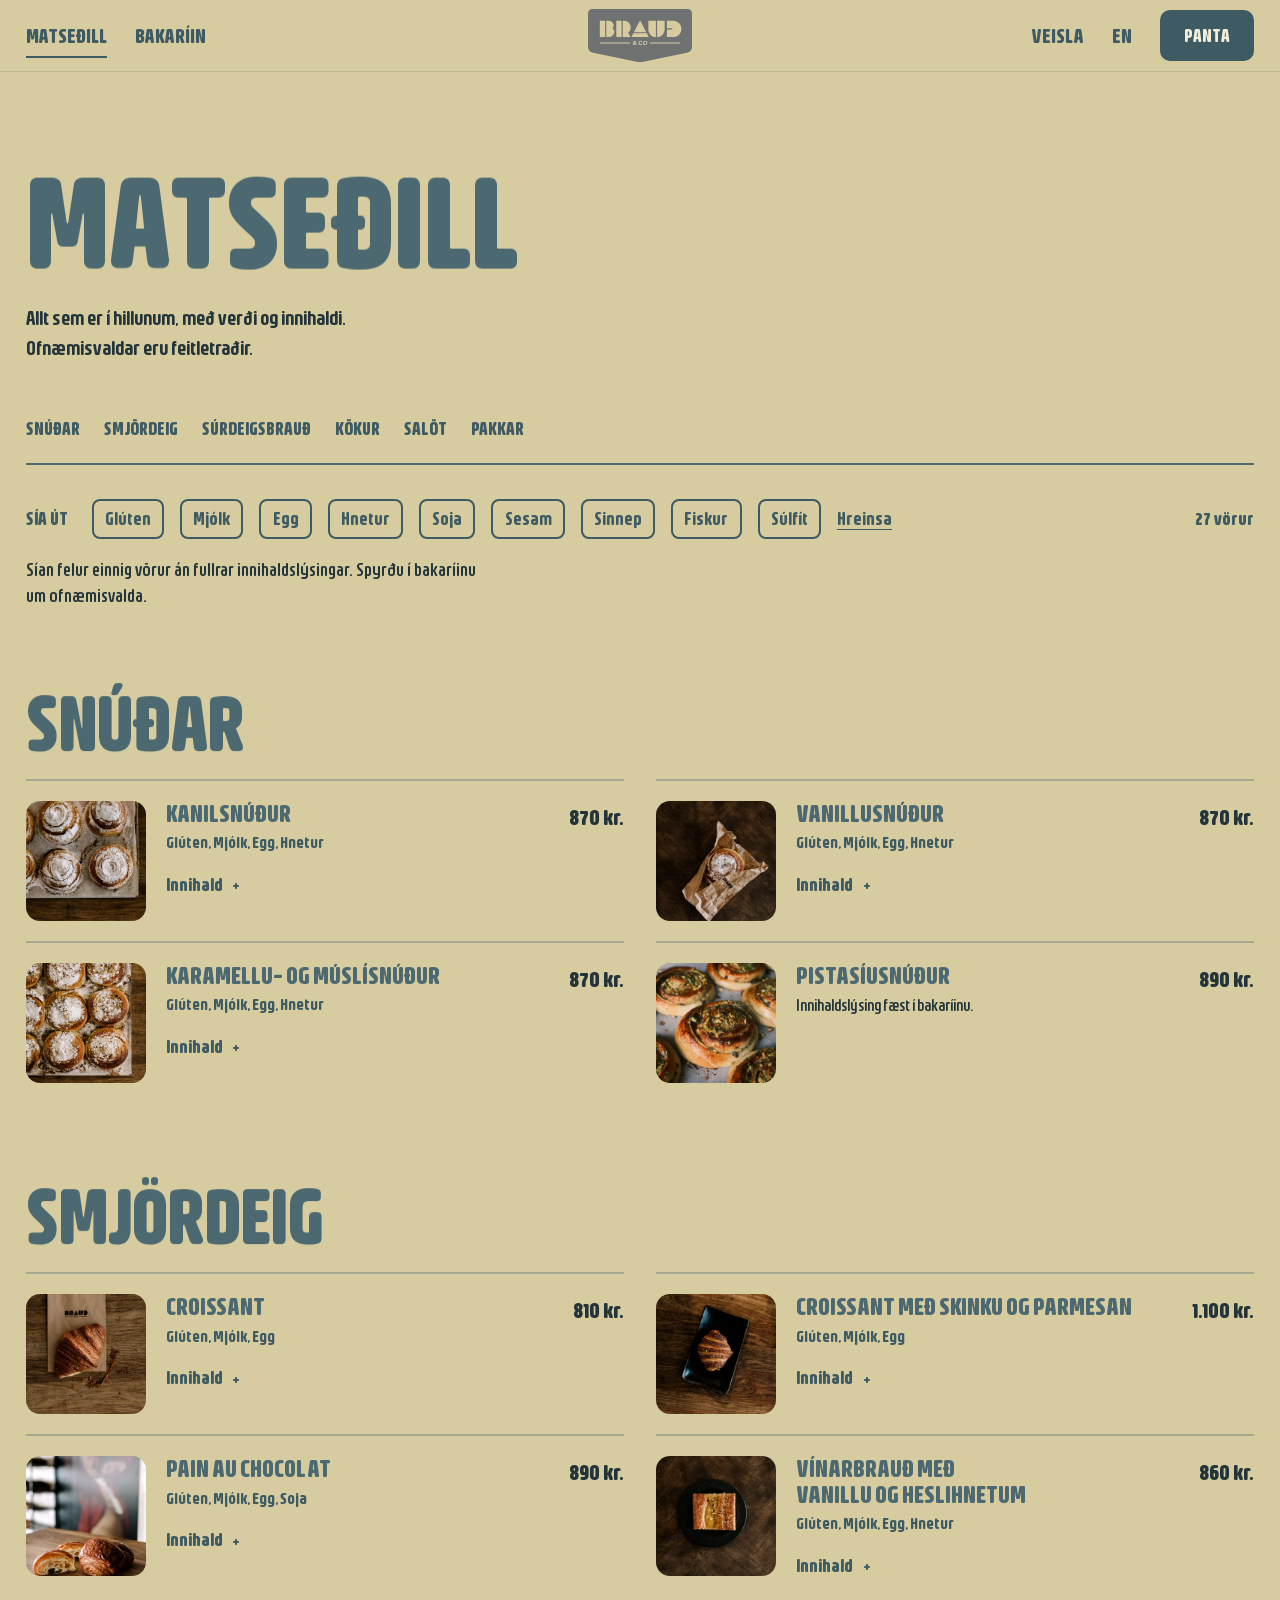
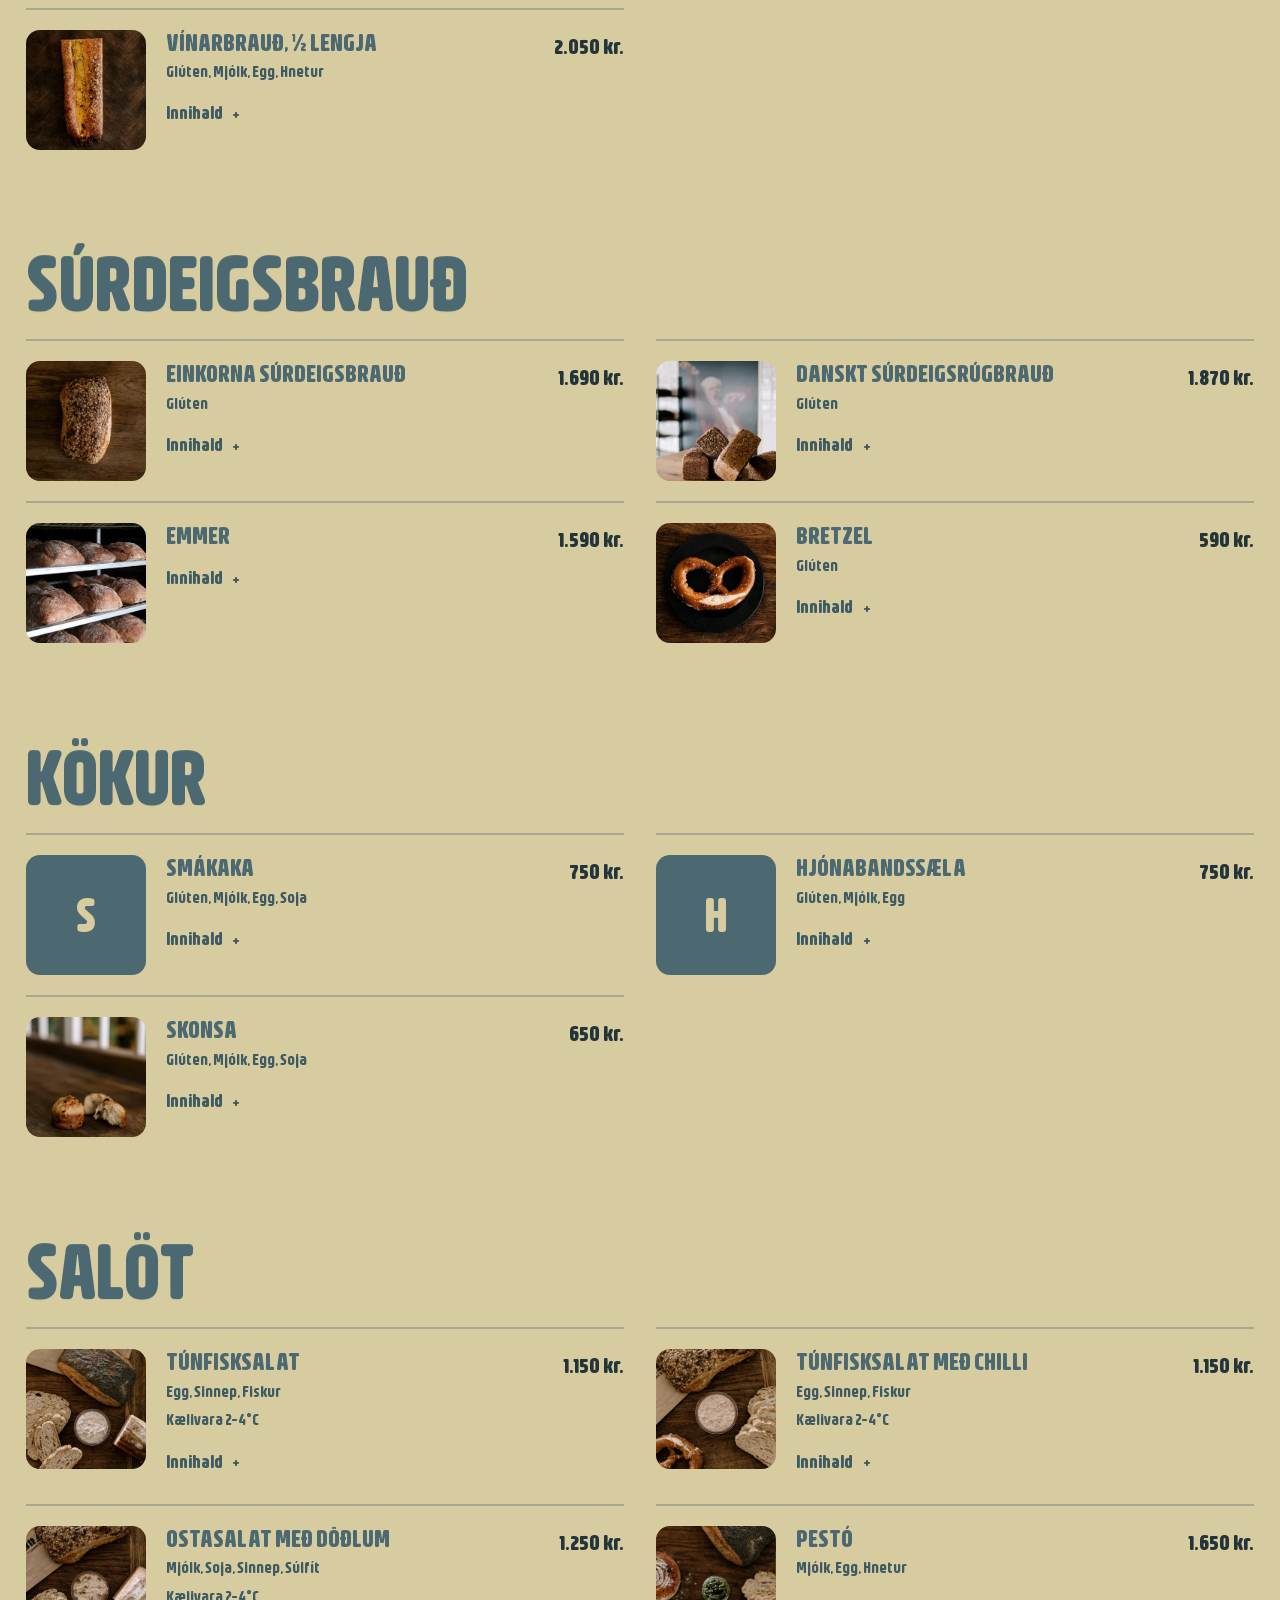
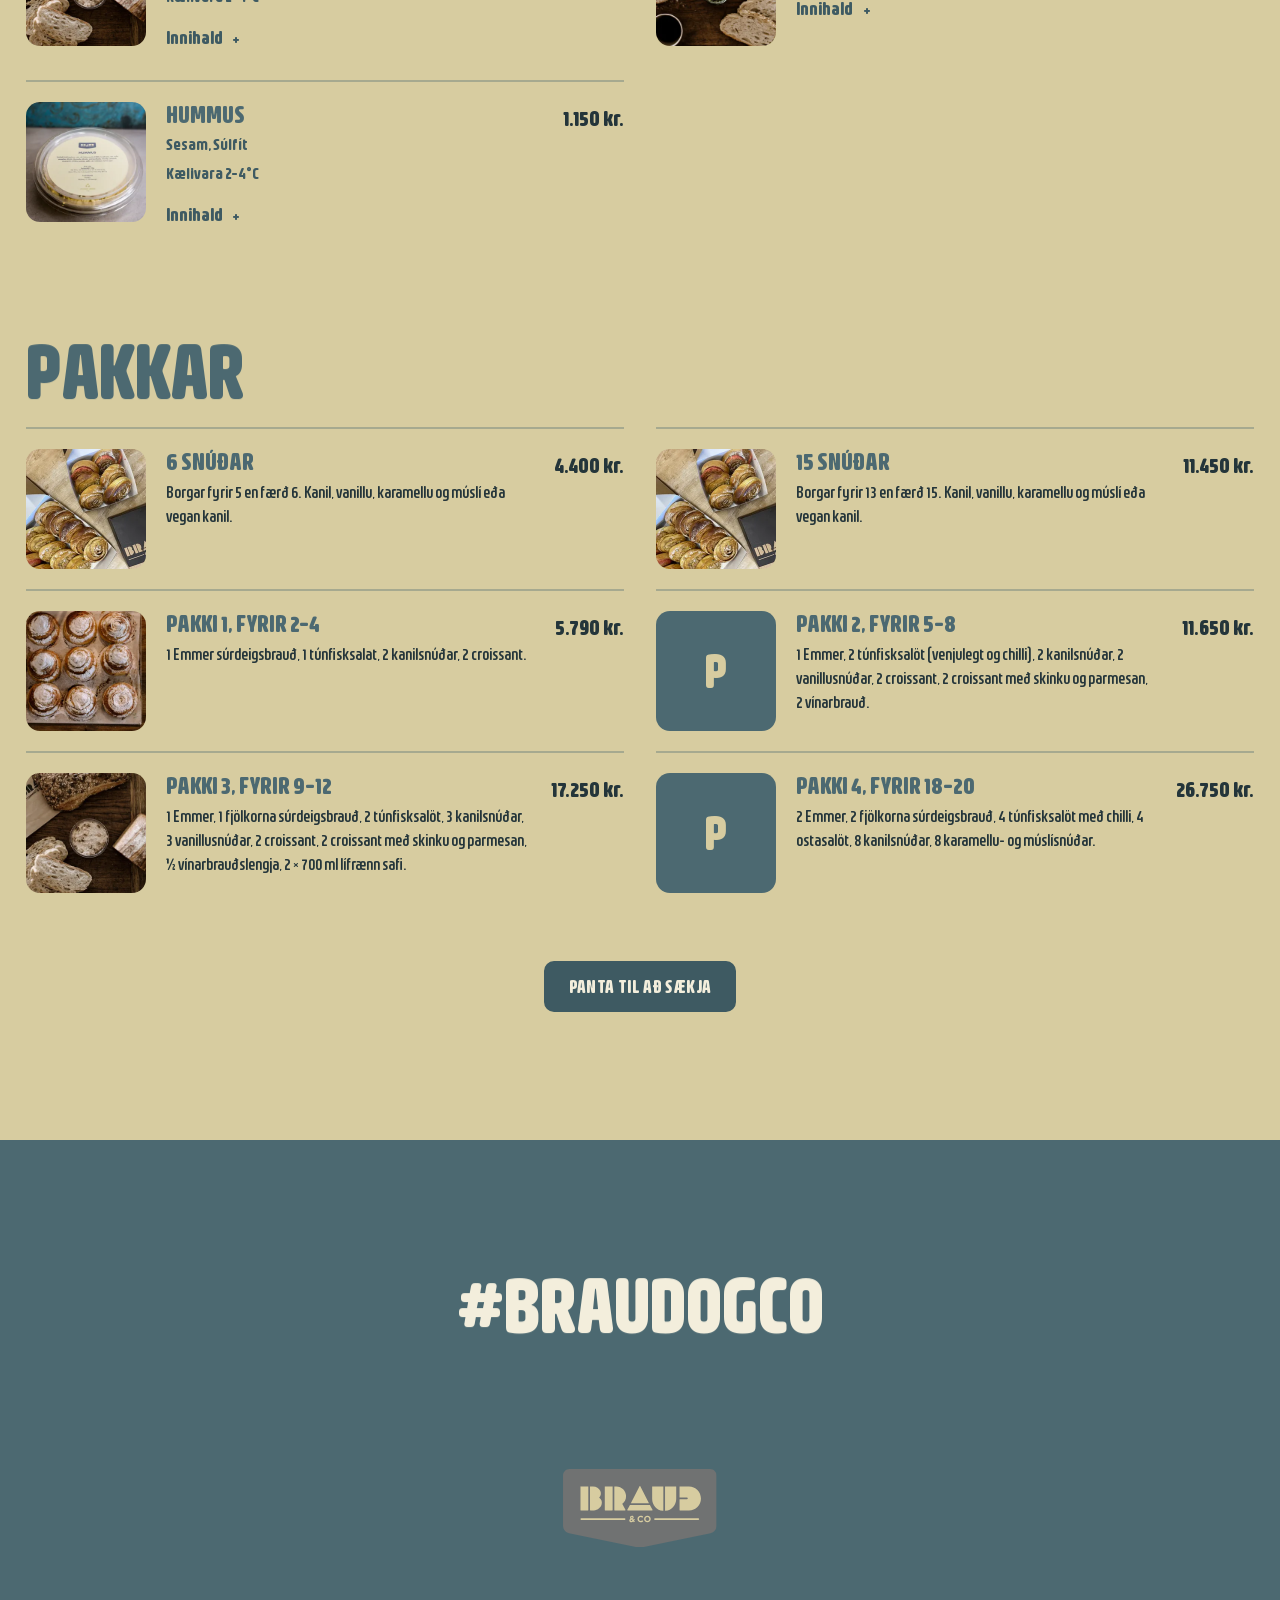
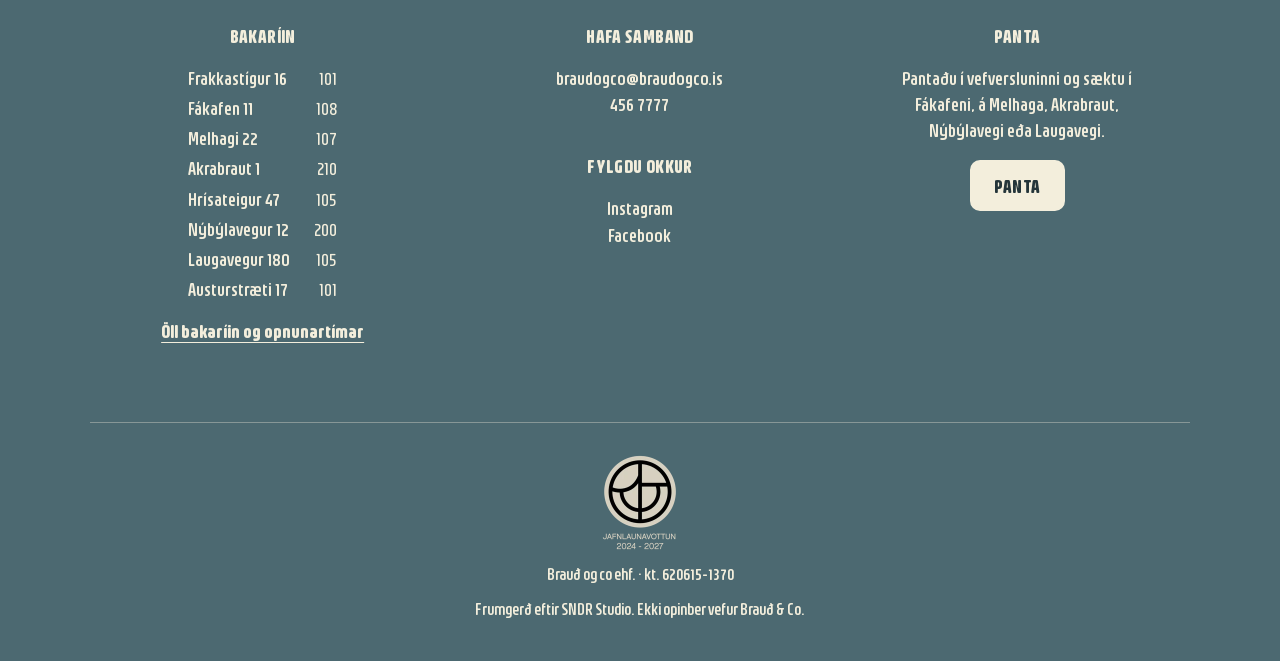
<file: matsedill/index.html>
<!doctype html>
<html lang="is">
<head>
<meta charset="utf-8">
<meta name="viewport" content="width=device-width, initial-scale=1">
<title>Matseðill · Brauð &amp; Co</title>
<meta name="description" content="Snúðar, smjördeig, súrdeigsbrauð, kökur og salöt með verði og innihaldi.">
<meta name="robots" content="noindex, nofollow">
<meta name="theme-color" content="#D7CCA0">
<link rel="alternate" hreflang="is" href="../matsedill/">
<link rel="alternate" hreflang="en" href="../en/menu/">
<link rel="icon" href="../assets/favicon.svg" type="image/svg+xml">
<link rel="preload" href="../assets/fonts/Bevellier-Variable.woff2" as="font" type="font/woff2" crossorigin>
<link rel="stylesheet" href="../css/site.css?v=2f4e6e39">
<script>document.documentElement.classList.add('js');setTimeout(function(){if(!window.BC_BOOTED)document.documentElement.classList.remove('js')},3500)</script>
<script type="application/ld+json">{"@context":"https://schema.org","@graph":[{"@type":"Bakery","name":"Brauð & Co Frakkastígur","address":{"@type":"PostalAddress","streetAddress":"Frakkastígur 16","postalCode":"101","addressLocality":"Reykjavík","addressCountry":"IS"},"geo":{"@type":"GeoCoordinates","latitude":64.1440177,"longitude":-21.9260968},"telephone":"+354 456 7777","email":"braudogco@braudogco.is","openingHoursSpecification":[{"@type":"OpeningHoursSpecification","dayOfWeek":"Sunday","opens":"06:30","closes":"17:00"},{"@type":"OpeningHoursSpecification","dayOfWeek":"Monday","opens":"06:30","closes":"17:00"},{"@type":"OpeningHoursSpecification","dayOfWeek":"Tuesday","opens":"06:30","closes":"17:00"},{"@type":"OpeningHoursSpecification","dayOfWeek":"Wednesday","opens":"06:30","closes":"17:00"},{"@type":"OpeningHoursSpecification","dayOfWeek":"Thursday","opens":"06:30","closes":"17:00"},{"@type":"OpeningHoursSpecification","dayOfWeek":"Friday","opens":"06:30","closes":"17:00"},{"@type":"OpeningHoursSpecification","dayOfWeek":"Saturday","opens":"06:30","closes":"17:00"}],"servesCuisine":"Bakery","priceRange":"$$"},{"@type":"Bakery","name":"Brauð & Co Fákafen","address":{"@type":"PostalAddress","streetAddress":"Fákafen 11","postalCode":"108","addressLocality":"Reykjavík","addressCountry":"IS"},"geo":{"@type":"GeoCoordinates","latitude":64.1295279,"longitude":-21.8642543},"telephone":"+354 456 7777","email":"braudogco@braudogco.is","openingHoursSpecification":[{"@type":"OpeningHoursSpecification","dayOfWeek":"Sunday","opens":"08:00","closes":"15:00"},{"@type":"OpeningHoursSpecification","dayOfWeek":"Monday","opens":"07:00","closes":"17:00"},{"@type":"OpeningHoursSpecification","dayOfWeek":"Tuesday","opens":"07:00","closes":"17:00"},{"@type":"OpeningHoursSpecification","dayOfWeek":"Wednesday","opens":"07:00","closes":"17:00"},{"@type":"OpeningHoursSpecification","dayOfWeek":"Thursday","opens":"07:00","closes":"17:00"},{"@type":"OpeningHoursSpecification","dayOfWeek":"Friday","opens":"07:00","closes":"17:00"},{"@type":"OpeningHoursSpecification","dayOfWeek":"Saturday","opens":"08:00","closes":"16:00"}],"servesCuisine":"Bakery","priceRange":"$$"},{"@type":"Bakery","name":"Brauð & Co Melhagi","address":{"@type":"PostalAddress","streetAddress":"Melhagi 22","postalCode":"107","addressLocality":"Reykjavík","addressCountry":"IS"},"geo":{"@type":"GeoCoordinates","latitude":64.1441027,"longitude":-21.9609549},"telephone":"+354 456 7777","email":"braudogco@braudogco.is","openingHoursSpecification":[{"@type":"OpeningHoursSpecification","dayOfWeek":"Sunday","opens":"08:00","closes":"16:00"},{"@type":"OpeningHoursSpecification","dayOfWeek":"Monday","opens":"07:00","closes":"17:00"},{"@type":"OpeningHoursSpecification","dayOfWeek":"Tuesday","opens":"07:00","closes":"17:00"},{"@type":"OpeningHoursSpecification","dayOfWeek":"Wednesday","opens":"07:00","closes":"17:00"},{"@type":"OpeningHoursSpecification","dayOfWeek":"Thursday","opens":"07:00","closes":"17:00"},{"@type":"OpeningHoursSpecification","dayOfWeek":"Friday","opens":"07:00","closes":"17:00"},{"@type":"OpeningHoursSpecification","dayOfWeek":"Saturday","opens":"08:00","closes":"16:00"}],"servesCuisine":"Bakery","priceRange":"$$"},{"@type":"Bakery","name":"Brauð & Co Akrabraut","address":{"@type":"PostalAddress","streetAddress":"Akrabraut 1","postalCode":"210","addressLocality":"Garðabær","addressCountry":"IS"},"geo":{"@type":"GeoCoordinates","latitude":64.0980961,"longitude":-21.9083824},"telephone":"+354 456 7777","email":"braudogco@braudogco.is","openingHoursSpecification":[{"@type":"OpeningHoursSpecification","dayOfWeek":"Sunday","opens":"08:00","closes":"16:00"},{"@type":"OpeningHoursSpecification","dayOfWeek":"Monday","opens":"07:00","closes":"17:00"},{"@type":"OpeningHoursSpecification","dayOfWeek":"Tuesday","opens":"07:00","closes":"17:00"},{"@type":"OpeningHoursSpecification","dayOfWeek":"Wednesday","opens":"07:00","closes":"17:00"},{"@type":"OpeningHoursSpecification","dayOfWeek":"Thursday","opens":"07:00","closes":"17:00"},{"@type":"OpeningHoursSpecification","dayOfWeek":"Friday","opens":"07:00","closes":"17:00"},{"@type":"OpeningHoursSpecification","dayOfWeek":"Saturday","opens":"08:00","closes":"16:00"}],"servesCuisine":"Bakery","priceRange":"$$"},{"@type":"Bakery","name":"Brauð & Co Hrísateigur","address":{"@type":"PostalAddress","streetAddress":"Hrísateigur 47","postalCode":"105","addressLocality":"Reykjavík","addressCountry":"IS"},"geo":{"@type":"GeoCoordinates","latitude":64.1485477,"longitude":-21.884744},"telephone":"+354 456 7777","email":"braudogco@braudogco.is","openingHoursSpecification":[{"@type":"OpeningHoursSpecification","dayOfWeek":"Sunday","opens":"09:00","closes":"15:00"},{"@type":"OpeningHoursSpecification","dayOfWeek":"Monday","opens":"08:00","closes":"16:00"},{"@type":"OpeningHoursSpecification","dayOfWeek":"Tuesday","opens":"08:00","closes":"16:00"},{"@type":"OpeningHoursSpecification","dayOfWeek":"Wednesday","opens":"08:00","closes":"16:00"},{"@type":"OpeningHoursSpecification","dayOfWeek":"Thursday","opens":"08:00","closes":"16:00"},{"@type":"OpeningHoursSpecification","dayOfWeek":"Friday","opens":"08:00","closes":"16:00"},{"@type":"OpeningHoursSpecification","dayOfWeek":"Saturday","opens":"09:00","closes":"16:00"}],"servesCuisine":"Bakery","priceRange":"$$"},{"@type":"Bakery","name":"Brauð & Co Nýbýlavegur","address":{"@type":"PostalAddress","streetAddress":"Nýbýlavegur 12","postalCode":"200","addressLocality":"Kópavogur","addressCountry":"IS"},"geo":{"@type":"GeoCoordinates","latitude":64.1141998,"longitude":-21.8940573},"telephone":"+354 456 7777","email":"braudogco@braudogco.is","openingHoursSpecification":[{"@type":"OpeningHoursSpecification","dayOfWeek":"Sunday","opens":"09:00","closes":"15:00"},{"@type":"OpeningHoursSpecification","dayOfWeek":"Monday","opens":"07:30","closes":"16:00"},{"@type":"OpeningHoursSpecification","dayOfWeek":"Tuesday","opens":"07:30","closes":"16:00"},{"@type":"OpeningHoursSpecification","dayOfWeek":"Wednesday","opens":"07:30","closes":"16:00"},{"@type":"OpeningHoursSpecification","dayOfWeek":"Thursday","opens":"07:30","closes":"16:00"},{"@type":"OpeningHoursSpecification","dayOfWeek":"Friday","opens":"07:30","closes":"16:00"},{"@type":"OpeningHoursSpecification","dayOfWeek":"Saturday","opens":"09:00","closes":"16:00"}],"servesCuisine":"Bakery","priceRange":"$$"},{"@type":"Bakery","name":"Brauð & Co Laugavegur","address":{"@type":"PostalAddress","streetAddress":"Laugavegur 180","postalCode":"105","addressLocality":"Reykjavík","addressCountry":"IS"},"geo":{"@type":"GeoCoordinates","latitude":64.1401124,"longitude":-21.895071},"telephone":"+354 456 7777","email":"braudogco@braudogco.is","openingHoursSpecification":[{"@type":"OpeningHoursSpecification","dayOfWeek":"Sunday","opens":"08:00","closes":"15:00"},{"@type":"OpeningHoursSpecification","dayOfWeek":"Monday","opens":"07:00","closes":"16:00"},{"@type":"OpeningHoursSpecification","dayOfWeek":"Tuesday","opens":"07:00","closes":"16:00"},{"@type":"OpeningHoursSpecification","dayOfWeek":"Wednesday","opens":"07:00","closes":"16:00"},{"@type":"OpeningHoursSpecification","dayOfWeek":"Thursday","opens":"07:00","closes":"16:00"},{"@type":"OpeningHoursSpecification","dayOfWeek":"Friday","opens":"07:00","closes":"16:00"},{"@type":"OpeningHoursSpecification","dayOfWeek":"Saturday","opens":"08:00","closes":"15:00"}],"servesCuisine":"Bakery","priceRange":"$$"},{"@type":"Bakery","name":"Brauð & Co Austurstræti","address":{"@type":"PostalAddress","streetAddress":"Austurstræti 17","postalCode":"101","addressLocality":"Reykjavík","addressCountry":"IS"},"geo":{"@type":"GeoCoordinates","latitude":64.1476283,"longitude":-21.9377164},"telephone":"+354 456 7777","email":"braudogco@braudogco.is","openingHoursSpecification":[{"@type":"OpeningHoursSpecification","dayOfWeek":"Sunday","opens":"08:00","closes":"15:00"},{"@type":"OpeningHoursSpecification","dayOfWeek":"Monday","opens":"07:00","closes":"16:00"},{"@type":"OpeningHoursSpecification","dayOfWeek":"Tuesday","opens":"07:00","closes":"16:00"},{"@type":"OpeningHoursSpecification","dayOfWeek":"Wednesday","opens":"07:00","closes":"16:00"},{"@type":"OpeningHoursSpecification","dayOfWeek":"Thursday","opens":"07:00","closes":"16:00"},{"@type":"OpeningHoursSpecification","dayOfWeek":"Friday","opens":"07:00","closes":"16:00"},{"@type":"OpeningHoursSpecification","dayOfWeek":"Saturday","opens":"08:00","closes":"16:00"}],"servesCuisine":"Bakery","priceRange":"$$"}]}</script>
<link rel="icon" type="image/png" sizes="32x32" href="../icons/favicon-32.png">
<link rel="icon" type="image/png" sizes="48x48" href="../icons/favicon-48.png">
<link rel="apple-touch-icon" sizes="180x180" href="../icons/apple-touch-icon.png">
</head>
<body class="bc-page bc-page--menu" data-lang="is">
<div class="bc-root">
<a class="bc-skip" href="#main">Fara í efni</a>
<div class="bc-awning" aria-hidden="true"></div>
<header class="bc-bar" data-bar>
  <nav class="bc-nav bc-nav--l" aria-label="Aðalvalmynd"><a class="bc-nav__a is-current" href="../matsedill/" aria-current="page">Matseðill</a><a class="bc-nav__a" href="../bakariin/">Bakaríin</a></nav>
  <a class="bc-logo" translate="no" href="../" aria-label="Forsíða Brauð &amp; Co" data-logo><svg aria-hidden="true" focusable="false" width="250" height="128" viewBox="0 0 250 128" fill="none" xmlns="http://www.w3.org/2000/svg">
<g clip-path="url(#bclogo)">
<path d="M239.361 0H10.6385C4.77356 0 0 4.7745 0 10.6406V92.2481C0 97.9268 4.35463 103.286 9.91092 104.443L116.737 126.772C118.964 127.235 121.908 127.5 125.005 127.5C128.103 127.5 131.047 127.246 133.274 126.772L240.1 104.443C245.656 103.286 250.011 97.9268 250.011 92.2481V10.6406C250 4.7745 245.226 0 239.361 0Z" fill="#707272"/>
<path d="M115.436 86.735L114.257 85.5331C113.43 86.2167 112.449 86.6688 111.269 86.6688C109.318 86.6688 107.841 85.5331 107.841 83.7027C107.841 82.3905 108.546 81.4753 109.825 80.8909C109.329 80.1742 109.108 79.5457 109.108 78.8289C109.108 77.4175 110.233 76.1274 112.206 76.1274C113.948 76.1274 115.084 77.2521 115.084 78.7076C115.084 80.097 114.213 80.9019 112.934 81.3981L114.29 82.7544C114.621 82.2251 114.962 81.6297 115.282 81.0012L116.936 81.9054C116.539 82.6221 116.109 83.3829 115.591 84.0666L117.09 85.5662L115.436 86.735ZM111.038 82.2692C110.365 82.6221 110.09 83.1183 110.09 83.6255C110.09 84.3532 110.685 84.8384 111.523 84.8384C112.03 84.8384 112.526 84.6179 113 84.254L111.038 82.2692ZM112.151 77.8917C111.556 77.8917 111.159 78.3107 111.159 78.9392C111.159 79.4023 111.335 79.7441 111.754 80.2183C112.647 79.8875 113.11 79.5016 113.11 78.851C113.11 78.2335 112.724 77.8917 112.151 77.8917Z" fill="#D7CCA0"/>
<path d="M126.428 86.7021C123.418 86.7021 121.191 84.3865 121.191 81.4535V81.4204C121.191 78.5204 123.385 76.1387 126.516 76.1387C128.445 76.1387 129.592 76.7782 130.54 77.7155L129.106 79.3695C128.324 78.6527 127.519 78.2117 126.494 78.2117C124.774 78.2117 123.528 79.6451 123.528 81.3983V81.4314C123.528 83.1846 124.741 84.6401 126.494 84.6401C127.662 84.6401 128.379 84.177 129.184 83.4382L130.617 84.8827C129.558 86.0074 128.39 86.7021 126.428 86.7021Z" fill="#D7CCA0"/>
<path d="M137.364 86.7021C134.211 86.7021 131.951 84.3535 131.951 81.4535V81.4204C131.951 78.5204 134.244 76.1387 137.397 76.1387C140.55 76.1387 142.81 78.4873 142.81 81.3983V81.4314C142.81 84.3204 140.517 86.7021 137.364 86.7021ZM140.462 81.4204C140.462 79.6672 139.172 78.2117 137.364 78.2117C135.556 78.2117 134.299 79.6451 134.299 81.3983V81.4314C134.299 83.1846 135.578 84.6401 137.397 84.6401C139.205 84.6401 140.462 83.2067 140.462 81.4535V81.4204Z" fill="#D7CCA0"/>
<path d="M29.0934 28.3271C28.7186 28.3271 28.4209 28.6249 28.4209 28.9998V66.8429C28.4209 67.2178 28.7186 67.5155 29.0934 67.5155H40.5036C40.8785 67.5155 41.1761 67.2178 41.1761 66.8429V28.9998C41.1761 28.6249 40.8785 28.3271 40.5036 28.3271H29.0934Z" fill="#D7CCA0"/>
<path d="M68.682 28.3271C68.3072 28.3271 68.0095 28.6249 68.0095 28.9998V66.8429C68.0095 67.2178 68.3072 67.5155 68.682 67.5155H80.0922C80.4671 67.5155 80.7647 67.2178 80.7647 66.8429V28.9998C80.7647 28.6249 80.4671 28.3271 80.0922 28.3271H68.682Z" fill="#D7CCA0"/>
<path d="M44.6157 28.3271C44.2409 28.3271 43.9432 28.6249 43.9432 28.9998V66.8429C43.9432 67.2178 44.2409 67.5155 44.6157 67.5155H48.1546C53.8542 67.5155 60.568 64.6045 62.7067 58.1099C64.1509 53.7213 62.806 49.4761 59.1018 46.7305L58.8372 46.543L59.0577 46.3004C61.7697 43.3012 62.4201 39.3096 60.7885 35.6378C58.8151 31.1941 54.1077 28.3271 48.7829 28.3271H44.6157Z" fill="#D7CCA0"/>
<path d="M84.2043 28.3271C83.8295 28.3271 83.5318 28.6249 83.5318 28.9998V66.8429C83.5318 67.2178 83.8295 67.5155 84.2043 67.5155H101.005C101.369 67.5155 101.678 67.2178 101.678 66.8429C101.678 66.7216 101.645 66.6003 101.579 66.5011L96.3863 56.7757L96.5847 56.6213C100.443 53.6221 102.659 49.1012 102.659 44.2054C102.659 35.4503 95.5374 28.3271 86.784 28.3271H84.2043Z" fill="#D7CCA0"/>
<path d="M162.544 68.133H162.566C162.951 68.1771 163.304 67.8684 163.304 67.4824V28.9998C163.304 28.6249 163.007 28.3271 162.632 28.3271H145.798C145.423 28.3271 145.125 28.6249 145.125 28.9998V48.6932C145.147 58.6832 152.622 67.0414 162.544 68.133Z" fill="#D7CCA0"/>
<path d="M166.093 67.4824C166.104 67.8463 166.402 68.133 166.766 68.133C166.788 68.133 166.821 68.133 166.843 68.133H166.876C176.809 67.0303 184.284 58.6722 184.284 48.6822V28.9998C184.284 28.6249 183.986 28.3271 183.611 28.3271H166.777C166.402 28.3271 166.104 28.6249 166.104 28.9998V67.4383V67.4493L166.093 67.4824Z" fill="#D7CCA0"/>
<path d="M190.402 49.3104C190.027 49.3104 189.73 49.6081 189.73 49.983V66.8536C189.73 67.2285 190.027 67.5263 190.402 67.5263H205.009C215.791 67.5263 224.567 58.7491 224.567 47.9651C224.567 37.1481 215.791 28.3379 205.009 28.3379H190.402C190.027 28.3379 189.73 28.6356 189.73 29.0105V45.8811C189.73 46.256 190.027 46.5538 190.402 46.5538H201.812C202.507 46.5538 203.069 47.1161 203.069 47.8108V48.0754C203.069 48.7701 202.507 49.3324 201.812 49.3324H190.402V49.3104Z" fill="#D7CCA0"/>
<path d="M125.193 27.6436C124.917 27.6436 124.686 27.809 124.576 28.0515L110.63 55.3202C110.564 55.4525 110.552 55.5738 110.597 55.64C110.641 55.7061 110.751 55.7502 110.894 55.7502H139.48C139.624 55.7502 139.734 55.7061 139.778 55.64C139.822 55.5738 139.811 55.4525 139.745 55.3202L125.81 28.0736C125.7 27.809 125.457 27.6436 125.193 27.6436Z" fill="#D7CCA0"/>
<path d="M110.31 58.5288C109.494 58.5288 109.252 58.6391 109.075 58.7493C108.91 58.8486 108.546 59.3007 108.304 59.7417L104.699 66.512C104.643 66.6113 104.61 66.7326 104.61 66.8428C104.61 67.2067 104.908 67.5154 105.283 67.5154H145.103C145.467 67.5154 145.775 67.2177 145.775 66.8428C145.775 66.7326 145.742 66.6223 145.687 66.5231L142.082 59.7417C141.84 59.3007 141.476 58.8486 141.311 58.7493C141.134 58.6501 140.892 58.5288 140.076 58.5288H110.31Z" fill="#D7CCA0"/>
<path d="M100.355 80.2622H29.6777C28.9831 80.2622 28.4209 80.8245 28.4209 81.519V81.7836C28.4209 82.4781 28.9831 83.0404 29.6777 83.0404H100.355C101.05 83.0404 101.612 82.4781 101.612 81.7836V81.519C101.601 80.8245 101.039 80.2622 100.355 80.2622Z" fill="#D7CCA0"/>
<path d="M220.322 80.2622H149.645C148.951 80.2622 148.388 80.8245 148.388 81.519V81.7836C148.388 82.4781 148.951 83.0404 149.645 83.0404H220.322C221.017 83.0404 221.579 82.4781 221.579 81.7836V81.519C221.579 80.8245 221.017 80.2622 220.322 80.2622Z" fill="#D7CCA0"/>
</g>
<defs>
<clipPath id="bclogo">
<rect width="250" height="127.5" fill="white"/>
</clipPath>
</defs>
</svg>
</a>
  <div class="bc-nav bc-nav--r"><a class="bc-nav__a" href="../veisla/">Veisla</a><a class="bc-nav__a bc-lang" href="../en/menu/" hreflang="en" lang="en" aria-label="English">EN</a>
    <a class="bc-btn bc-btn--order" href="https://braudogco.is/vefverslun">Panta</a>
    <button class="bc-burger" type="button" aria-expanded="false" aria-controls="bc-panel" data-burger><span class="bc-sr">Opna valmynd</span><i></i><i></i></button>
  </div>
</header>
<div class="bc-panel" id="bc-panel" hidden data-panel>
  <nav aria-label="Valmynd">
    <a href="../" data-home style="--n:0"><span>Forsíða</span></a><a href="../matsedill/" style="--n:1" aria-current="page"><span>Matseðill</span></a><a href="../bakariin/" style="--n:2"><span>Bakaríin</span></a><a href="../veisla/" style="--n:3"><span>Veisla</span></a>
  </nav>
  <div class="bc-panel__foot"><a class="bc-btn" href="https://braudogco.is/vefverslun">Panta</a><a class="bc-panel__lang" href="../en/menu/" hreflang="en" lang="en">English</a></div>
</div>
<main id="main">

<section class="bc-phead bc-sheet">
  <h1 class="bc-title fs-240 bc-title--slate" aria-label="Matseðill"><span class="bc-st bc-line" style="--d:0" data-st aria-hidden="true"><span class="bc-sr">Matseðill</span><span aria-hidden="true"><span class="bc-w"><span class="bc-c" style="--i:0">M</span><span class="bc-c" style="--i:1">a</span><span class="bc-c" style="--i:2">t</span><span class="bc-c" style="--i:3">s</span><span class="bc-c" style="--i:4">e</span><span class="bc-c" style="--i:5">ð</span><span class="bc-c" style="--i:6">i</span><span class="bc-c" style="--i:7">l</span><span class="bc-c" style="--i:8">l</span></span></span></span></h1>
  <p class="bc-phead__p">Allt sem er í hillunum, með verði og innihaldi. Ofnæmisvaldar eru feitletraðir.</p>
</section>
<div class="bc-menu" data-menu>
  <nav class="bc-menu__cats" aria-label="Flokkar"><a href="#snudar">Snúðar</a><a href="#smjordeig">Smjördeig</a><a href="#braud">Súrdeigsbrauð</a><a href="#kokur">Kökur</a><a href="#salat">Salöt</a><a href="#pakkar">Pakkar</a></nav>
  <details class="bc-menu__fwrap" open data-filter-wrap><summary>Sía út</summary>
  <fieldset class="bc-menu__filter"><legend>Sía út</legend>
    <label class="bc-check"><input type="checkbox" value="gluten" data-allergen><span>Glúten</span></label><label class="bc-check"><input type="checkbox" value="milk" data-allergen><span>Mjólk</span></label><label class="bc-check"><input type="checkbox" value="egg" data-allergen><span>Egg</span></label><label class="bc-check"><input type="checkbox" value="nuts" data-allergen><span>Hnetur</span></label><label class="bc-check"><input type="checkbox" value="soy" data-allergen><span>Soja</span></label><label class="bc-check"><input type="checkbox" value="sesame" data-allergen><span>Sesam</span></label><label class="bc-check"><input type="checkbox" value="mustard" data-allergen><span>Sinnep</span></label><label class="bc-check"><input type="checkbox" value="fish" data-allergen><span>Fiskur</span></label><label class="bc-check"><input type="checkbox" value="sulphite" data-allergen><span>Súlfít</span></label>
    <button type="button" class="bc-link" data-allergen-clear>Hreinsa</button>
    <output class="bc-menu__count" data-count>27 vörur</output>
  </fieldset>
  </details>
  <p class="bc-menu__note">Sían felur einnig vörur án fullrar innihaldslýsingar. Spyrðu í bakaríinu um ofnæmisvalda.</p>
  <section class="bc-menu__sec" id="snudar" aria-labelledby="h-snudar">
    <h2 id="h-snudar" class="bc-title fs-110 bc-title--slate" aria-label="Snúðar"><span class="bc-st bc-line" style="--d:0" data-st aria-hidden="true"><span class="bc-sr">Snúðar</span><span aria-hidden="true"><span class="bc-w"><span class="bc-c" style="--i:0">S</span><span class="bc-c" style="--i:1">n</span><span class="bc-c" style="--i:2">ú</span><span class="bc-c" style="--i:3">ð</span><span class="bc-c" style="--i:4">a</span><span class="bc-c" style="--i:5">r</span></span></span></span></h2>
    <ul class="bc-items"><li class="bc-item" id="BCBL001" data-allergens="gluten milk egg nuts" data-ingredients-known="true">
        <div class="bc-item__ph"><img class="" width="1365" height="2048" src="../assets/img/kanil-tray-320.webp" srcset="../assets/img/kanil-tray-320.webp 320w, ../assets/img/kanil-tray-640.webp 640w" sizes="(min-width: 960px) 120px, 84px" alt="Kanilsnúður" loading="lazy" decoding="async"></div>
        <div class="bc-item__body"><h3 class="bc-item__name">Kanilsnúður</h3>
          <p class="bc-item__al">Glúten, Mjólk, Egg, Hnetur</p>
          
          <details class="bc-item__det"><summary>Innihald</summary><p class="bc-item__ing" lang="is">Lífrænt <strong>hveiti</strong> (Tipo 00), vatn, <strong>smjör</strong> (<strong>rjómi</strong>, salt), lífrænn hrásykur, möndlumauk (<strong>möndlur</strong>, sykur), flórsykur (sykur, kartöflusterkja), lífræn <strong>egg</strong>, <strong>nýmjólk</strong>, ger, lífrænn kanill (0,5%), sjávarsalt.</p></details></div>
        <p class="bc-item__price">870 kr.</p>
      </li><li class="bc-item" id="BCBL002" data-allergens="gluten milk egg nuts" data-ingredients-known="true">
        <div class="bc-item__ph"><img class="" width="1365" height="2048" src="../assets/img/vanillu-bag-320.webp" srcset="../assets/img/vanillu-bag-320.webp 320w, ../assets/img/vanillu-bag-640.webp 640w" sizes="(min-width: 960px) 120px, 84px" alt="Vanillusnúður" loading="lazy" decoding="async"></div>
        <div class="bc-item__body"><h3 class="bc-item__name">Vanillusnúður</h3>
          <p class="bc-item__al">Glúten, Mjólk, Egg, Hnetur</p>
          
          <details class="bc-item__det"><summary>Innihald</summary><p class="bc-item__ing" lang="is">Lífrænt <strong>hveiti</strong> (Tipo 00), vatn, <strong>smjör</strong> (<strong>rjómi</strong>, salt), lífrænn hrásykur, möndlumauk (<strong>möndlur</strong>, hrásykur), flórsykur (sykur, kartöflusterkja), <strong>nýmjólk</strong>, lífræn <strong>egg</strong>, ger, sjávarsalt, lífræn birkifræ, <strong>eggjarauður</strong>, maíssterkja, lífræn vanilla.</p></details></div>
        <p class="bc-item__price">870 kr.</p>
      </li><li class="bc-item" id="BCBL003" data-allergens="gluten milk egg nuts" data-ingredients-known="true">
        <div class="bc-item__ph"><img class="" width="1365" height="2048" src="../assets/img/karamellu-tray-320.webp" srcset="../assets/img/karamellu-tray-320.webp 320w, ../assets/img/karamellu-tray-640.webp 640w" sizes="(min-width: 960px) 120px, 84px" alt="Karamellu- og múslísnúður" loading="lazy" decoding="async"></div>
        <div class="bc-item__body"><h3 class="bc-item__name">Karamellu- og múslísnúður</h3>
          <p class="bc-item__al">Glúten, Mjólk, Egg, Hnetur</p>
          
          <details class="bc-item__det"><summary>Innihald</summary><p class="bc-item__ing" lang="is">Lífrænt <strong>hveiti</strong> (Tipo 00), vatn, <strong>smjör</strong> (<strong>rjómi</strong>, salt), púðursykur (súkrósi, reyrsykursíróp), möndlumauk (<strong>möndlur</strong>, hrásykur), lífrænn hrásykur, flórsykur (sykur, kartöflusterkja), <strong>nýmjólk</strong>, lífræn <strong>egg</strong>, lífræn graskersfræ, lífrænar <strong>heslihnetur</strong>, lífrænar <strong>hafraflögur</strong>, ger, sjávarsalt.</p></details></div>
        <p class="bc-item__price">870 kr.</p>
      </li><li class="bc-item" id="BCBL022" data-allergens="" data-ingredients-known="false">
        <div class="bc-item__ph"><img class="" width="1600" height="1600" src="../assets/img/pistasiu-320.webp" srcset="../assets/img/pistasiu-320.webp 320w, ../assets/img/pistasiu-640.webp 640w" sizes="(min-width: 960px) 120px, 84px" alt="Pistasíusnúður" loading="lazy" decoding="async"></div>
        <div class="bc-item__body"><h3 class="bc-item__name">Pistasíusnúður</h3>
          
          
          <p class="bc-item__ing">Innihaldslýsing fæst í bakaríinu.</p></div>
        <p class="bc-item__price">890 kr.</p>
      </li></ul>
  </section><section class="bc-menu__sec" id="smjordeig" aria-labelledby="h-smjordeig">
    <h2 id="h-smjordeig" class="bc-title fs-110 bc-title--slate" aria-label="Smjördeig"><span class="bc-st bc-line" style="--d:0" data-st aria-hidden="true"><span class="bc-sr">Smjördeig</span><span aria-hidden="true"><span class="bc-w"><span class="bc-c" style="--i:0">S</span><span class="bc-c" style="--i:1">m</span><span class="bc-c" style="--i:2">j</span><span class="bc-c" style="--i:3">ö</span><span class="bc-c" style="--i:4">r</span><span class="bc-c" style="--i:5">d</span><span class="bc-c" style="--i:6">e</span><span class="bc-c" style="--i:7">i</span><span class="bc-c" style="--i:8">g</span></span></span></span></h2>
    <ul class="bc-items"><li class="bc-item" id="BCSM001" data-allergens="gluten milk egg" data-ingredients-known="true">
        <div class="bc-item__ph"><img class="" width="888" height="918" src="../assets/img/croissant-320.webp" srcset="../assets/img/croissant-320.webp 320w, ../assets/img/croissant-640.webp 640w" sizes="(min-width: 960px) 120px, 84px" alt="Croissant" loading="lazy" decoding="async"></div>
        <div class="bc-item__body"><h3 class="bc-item__name">Croissant</h3>
          <p class="bc-item__al">Glúten, Mjólk, Egg</p>
          
          <details class="bc-item__det"><summary>Innihald</summary><p class="bc-item__ing" lang="is">Lífrænt <strong>hveiti</strong> (Manitoba), <strong>smjör</strong> (<strong>rjómi</strong>, salt), vatn, <strong>nýmjólk</strong>, lífrænn hrásykur, <strong>rjómi</strong>, ger, salt, lífræn <strong>egg</strong>.</p></details></div>
        <p class="bc-item__price">810 kr.</p>
      </li><li class="bc-item" id="BCSM002" data-allergens="gluten milk egg" data-ingredients-known="true">
        <div class="bc-item__ph"><img class="" width="1365" height="2048" src="../assets/img/croissant-skinka-320.webp" srcset="../assets/img/croissant-skinka-320.webp 320w, ../assets/img/croissant-skinka-640.webp 640w" sizes="(min-width: 960px) 120px, 84px" alt="Croissant með skinku og parmesan" loading="lazy" decoding="async"></div>
        <div class="bc-item__body"><h3 class="bc-item__name">Croissant með skinku og parmesan</h3>
          <p class="bc-item__al">Glúten, Mjólk, Egg</p>
          
          <details class="bc-item__det"><summary>Innihald</summary><p class="bc-item__ing" lang="is">Lífrænt <strong>hveiti</strong> (Manitoba), <strong>smjör</strong> (<strong>rjómi</strong>, salt), vatn, <strong>nýmjólk</strong>, lífrænn hrásykur, <strong>rjómi</strong>, skinka (svínakjöt, vatn, salt, rotvarnarefni (E250), bindiefni (E450, E451), náttúruleg bragðefni, þráavarnarefni (E301)), Góðostur 26% (<strong>mjólk</strong>, <strong>undanrenna</strong>, salt, ostahleypir, rotvarnarefni (E252)), parmesan ostur (<strong>nýmjólk</strong>, salt, ostahleypir, lýsósým úr <strong>eggjum</strong>), ger, matarsódi.</p></details></div>
        <p class="bc-item__price">1.100 kr.</p>
      </li><li class="bc-item" id="BCSM004" data-allergens="gluten milk egg soy" data-ingredients-known="true">
        <div class="bc-item__ph"><img class="" width="1365" height="2048" src="../assets/img/pain-au-chocolat-320.webp" srcset="../assets/img/pain-au-chocolat-320.webp 320w, ../assets/img/pain-au-chocolat-640.webp 640w" sizes="(min-width: 960px) 120px, 84px" alt="Pain au chocolat" loading="lazy" decoding="async"></div>
        <div class="bc-item__body"><h3 class="bc-item__name">Pain au chocolat</h3>
          <p class="bc-item__al">Glúten, Mjólk, Egg, Soja</p>
          
          <details class="bc-item__det"><summary>Innihald</summary><p class="bc-item__ing" lang="is">Lífrænt <strong>hveiti</strong> (Manitoba), <strong>smjör</strong> (<strong>rjómi</strong>, salt), dökkt súkkulaði 10% (sykur, kakómassi, kakósmjör, ýruefni (E322, inniheldur <strong>soja</strong>), bragðefni), vatn, <strong>nýmjólk</strong>, lífrænn hrásykur, <strong>rjómi</strong>, ger, sjávarsalt, lífræn <strong>egg</strong>.</p></details></div>
        <p class="bc-item__price">890 kr.</p>
      </li><li class="bc-item" id="BCSM005" data-allergens="gluten milk egg nuts" data-ingredients-known="true">
        <div class="bc-item__ph"><img class="" width="1365" height="2048" src="../assets/img/vinarbraud-320.webp" srcset="../assets/img/vinarbraud-320.webp 320w, ../assets/img/vinarbraud-640.webp 640w" sizes="(min-width: 960px) 120px, 84px" alt="Vínarbrauð með vanillu og heslihnetum" loading="lazy" decoding="async"></div>
        <div class="bc-item__body"><h3 class="bc-item__name">Vínarbrauð með vanillu og heslihnetum</h3>
          <p class="bc-item__al">Glúten, Mjólk, Egg, Hnetur</p>
          
          <details class="bc-item__det"><summary>Innihald</summary><p class="bc-item__ing" lang="is">Lífrænt <strong>hveiti</strong> (Manitoba), <strong>smjör</strong> (<strong>rjómi</strong>, salt), <strong>nýmjólk</strong>, lífrænn hrásykur, <strong>rjómi</strong>, vatn, möndlumauk (<strong>möndlur</strong>, lífrænn hrásykur), lífrænar <strong>heslihnetur</strong>, <strong>eggjarauður</strong>, ger, sjávarsalt, maíssterkja, lífrænn kanill, lífræn vanilla.</p></details></div>
        <p class="bc-item__price">860 kr.</p>
      </li><li class="bc-item" id="BCSM006" data-allergens="gluten milk egg nuts" data-ingredients-known="true">
        <div class="bc-item__ph"><img class="" width="1365" height="2048" src="../assets/img/vinarbraud-lengja-320.webp" srcset="../assets/img/vinarbraud-lengja-320.webp 320w, ../assets/img/vinarbraud-lengja-640.webp 640w" sizes="(min-width: 960px) 120px, 84px" alt="Vínarbrauð, ½ lengja" loading="lazy" decoding="async"></div>
        <div class="bc-item__body"><h3 class="bc-item__name">Vínarbrauð, ½ lengja</h3>
          <p class="bc-item__al">Glúten, Mjólk, Egg, Hnetur</p>
          
          <details class="bc-item__det"><summary>Innihald</summary><p class="bc-item__ing" lang="is">Sama og vínarbrauð með vanillu og heslihnetum.</p></details></div>
        <p class="bc-item__price">2.050 kr.</p>
      </li></ul>
  </section><section class="bc-menu__sec" id="braud" aria-labelledby="h-braud">
    <h2 id="h-braud" class="bc-title fs-110 bc-title--slate" aria-label="Súrdeigsbrauð"><span class="bc-st bc-line" style="--d:0" data-st aria-hidden="true"><span class="bc-sr">Súrdeigsbrauð</span><span aria-hidden="true"><span class="bc-w"><span class="bc-c" style="--i:0">S</span><span class="bc-c" style="--i:1">ú</span><span class="bc-c" style="--i:2">r</span><span class="bc-c" style="--i:3">d</span><span class="bc-c" style="--i:4">e</span><span class="bc-c" style="--i:5">i</span><span class="bc-c" style="--i:6">g</span><span class="bc-c" style="--i:7">s</span><span class="bc-c" style="--i:8">b</span><span class="bc-c" style="--i:9">r</span><span class="bc-c" style="--i:10">a</span><span class="bc-c" style="--i:11">u</span><span class="bc-c" style="--i:12">ð</span></span></span></span></h2>
    <ul class="bc-items"><li class="bc-item" id="BCBR002" data-allergens="gluten" data-ingredients-known="true">
        <div class="bc-item__ph"><img class="" width="1365" height="2048" src="../assets/img/einkorn-320.webp" srcset="../assets/img/einkorn-320.webp 320w, ../assets/img/einkorn-640.webp 640w" sizes="(min-width: 960px) 120px, 84px" alt="Einkorna súrdeigsbrauð" loading="lazy" decoding="async"></div>
        <div class="bc-item__body"><h3 class="bc-item__name">Einkorna súrdeigsbrauð</h3>
          <p class="bc-item__al">Glúten</p>
          
          <details class="bc-item__det"><summary>Innihald</summary><p class="bc-item__ing" lang="is">Lífrænt <strong>hveiti</strong> (Manitoba, Tipo 00, Einkorn (6%), <strong>heilhveiti</strong>), vatn, lífræn graskersfræ, lífrænir <strong>tröllahafrar</strong>, lífrænt <strong>perlubygg</strong>, lífrænt <strong>rúgmjöl</strong>, lífræn sólkjarnafræ, sjávarsalt, maltþykkni (úr <strong>byggi</strong>).</p></details></div>
        <p class="bc-item__price">1.690 kr.</p>
      </li><li class="bc-item" id="BCBR003" data-allergens="gluten" data-ingredients-known="true">
        <div class="bc-item__ph"><img class="" width="1365" height="2048" src="../assets/img/rugbraud-320.webp" srcset="../assets/img/rugbraud-320.webp 320w, ../assets/img/rugbraud-640.webp 640w" sizes="(min-width: 960px) 120px, 84px" alt="Danskt súrdeigsrúgbrauð" loading="lazy" decoding="async"></div>
        <div class="bc-item__body"><h3 class="bc-item__name">Danskt súrdeigsrúgbrauð</h3>
          <p class="bc-item__al">Glúten</p>
          
          <details class="bc-item__det"><summary>Innihald</summary><p class="bc-item__ing" lang="is">Lífrænt <strong>rúgmjöl</strong>, vatn, lífrænir <strong>rúgkjarnar</strong>, lífræn graskersfræ, lífræn sólkjarnafræ, maltþykkni (úr <strong>byggi</strong>), lífrænt <strong>hveiti</strong> (Tipo 00, <strong>heilhveiti</strong>), sjávarsalt.</p></details></div>
        <p class="bc-item__price">1.870 kr.</p>
      </li><li class="bc-item" id="BCBR110" data-allergens="" data-ingredients-known="false">
        <div class="bc-item__ph"><img class="" width="1600" height="2011" src="../assets/img/emmer-320.webp" srcset="../assets/img/emmer-320.webp 320w, ../assets/img/emmer-640.webp 640w" sizes="(min-width: 960px) 120px, 84px" alt="Emmer" loading="lazy" decoding="async"></div>
        <div class="bc-item__body"><h3 class="bc-item__name">Emmer</h3>
          
          
          <details class="bc-item__det"><summary>Innihald</summary><p class="bc-item__ing" lang="is">Emmer hveiti er forn hveititegund með ríkulegt, örlítið hnetukennt bragð. Ein af elstu korntegundum, þekkt fyrir hátt næringargildi.</p></details></div>
        <p class="bc-item__price">1.590 kr.</p>
      </li><li class="bc-item" id="BCBR020" data-allergens="gluten" data-ingredients-known="true">
        <div class="bc-item__ph"><img class="" width="917" height="983" src="../assets/img/bretzel-320.webp" srcset="../assets/img/bretzel-320.webp 320w, ../assets/img/bretzel-640.webp 640w" sizes="(min-width: 960px) 120px, 84px" alt="Bretzel" loading="lazy" decoding="async"></div>
        <div class="bc-item__body"><h3 class="bc-item__name">Bretzel</h3>
          <p class="bc-item__al">Glúten</p>
          
          <details class="bc-item__det"><summary>Innihald</summary><p class="bc-item__ing" lang="is">Lífrænt <strong>hveiti</strong> (Tipo 00), vatn, smjörlíki (repjuolía, vatn, ýruefni (E322), salt, sítrónusýra (E330), bragðefni, litarefni (E160a)), sjávarsalt, ger, ýruefni (E491).</p></details></div>
        <p class="bc-item__price">590 kr.</p>
      </li></ul>
  </section><section class="bc-menu__sec" id="kokur" aria-labelledby="h-kokur">
    <h2 id="h-kokur" class="bc-title fs-110 bc-title--slate" aria-label="Kökur"><span class="bc-st bc-line" style="--d:0" data-st aria-hidden="true"><span class="bc-sr">Kökur</span><span aria-hidden="true"><span class="bc-w"><span class="bc-c" style="--i:0">K</span><span class="bc-c" style="--i:1">ö</span><span class="bc-c" style="--i:2">k</span><span class="bc-c" style="--i:3">u</span><span class="bc-c" style="--i:4">r</span></span></span></span></h2>
    <ul class="bc-items"><li class="bc-item" id="BCKO001" data-allergens="gluten milk egg soy" data-ingredients-known="true">
        <div class="bc-item__ph is-empty"><span aria-hidden="true">S</span></div>
        <div class="bc-item__body"><h3 class="bc-item__name">Smákaka</h3>
          <p class="bc-item__al">Glúten, Mjólk, Egg, Soja</p>
          
          <details class="bc-item__det"><summary>Innihald</summary><p class="bc-item__ing" lang="is">Lífrænt <strong>hveiti</strong> (Tipo 00), dökkt súkkulaði 58% (sykur, kakómassi, kakósmjör, ýruefni (<strong>soja</strong>lesitín), bragðefni), <strong>smjör</strong> (<strong>rjómi</strong>, salt), lífrænn hrásykur, púðursykur (súkrósi, reyrsykursíróp), lífræn <strong>egg</strong>, vanilludropar, sjávarsalt, matarsódi.</p></details></div>
        <p class="bc-item__price">750 kr.</p>
      </li><li class="bc-item" id="BCKO002" data-allergens="gluten milk egg" data-ingredients-known="true">
        <div class="bc-item__ph is-empty"><span aria-hidden="true">H</span></div>
        <div class="bc-item__body"><h3 class="bc-item__name">Hjónabandssæla</h3>
          <p class="bc-item__al">Glúten, Mjólk, Egg</p>
          
          <details class="bc-item__det"><summary>Innihald</summary><p class="bc-item__ing" lang="is">Lífrænt <strong>hveiti</strong> (Tipo 00), rabarbari, <strong>smjör</strong> (<strong>rjómi</strong>, salt), lífrænt <strong>haframjöl</strong>, lífrænn púðursykur (súkrósi, reyrsykursíróp), lífrænar <strong>hafraflögur</strong>, lífræn <strong>egg</strong>, matarsódi.</p></details></div>
        <p class="bc-item__price">750 kr.</p>
      </li><li class="bc-item" id="BCKO008" data-allergens="gluten milk egg soy" data-ingredients-known="true">
        <div class="bc-item__ph"><img class="" width="1365" height="2048" src="../assets/img/skonsa-320.webp" srcset="../assets/img/skonsa-320.webp 320w, ../assets/img/skonsa-640.webp 640w" sizes="(min-width: 960px) 120px, 84px" alt="Skonsa" loading="lazy" decoding="async"></div>
        <div class="bc-item__body"><h3 class="bc-item__name">Skonsa</h3>
          <p class="bc-item__al">Glúten, Mjólk, Egg, Soja</p>
          
          <details class="bc-item__det"><summary>Innihald</summary><p class="bc-item__ing" lang="is">Lífrænt <strong>hveiti</strong> (Tipo 00), <strong>súrmjólk</strong>, <strong>smjör</strong> (<strong>rjómi</strong>, salt), lífrænn hrásykur, lífrænar rúsínur, lífrænt dökkt súkkulaði 58% (sykur, kakómassi, kakósmjör, ýruefni (E322, inniheldur <strong>soja</strong>), bragðefni), lyftiduft, sjávarsalt, lífræn <strong>egg</strong>, <strong>nýmjólk</strong>.</p></details></div>
        <p class="bc-item__price">650 kr.</p>
      </li></ul>
  </section><section class="bc-menu__sec" id="salat" aria-labelledby="h-salat">
    <h2 id="h-salat" class="bc-title fs-110 bc-title--slate" aria-label="Salöt"><span class="bc-st bc-line" style="--d:0" data-st aria-hidden="true"><span class="bc-sr">Salöt</span><span aria-hidden="true"><span class="bc-w"><span class="bc-c" style="--i:0">S</span><span class="bc-c" style="--i:1">a</span><span class="bc-c" style="--i:2">l</span><span class="bc-c" style="--i:3">ö</span><span class="bc-c" style="--i:4">t</span></span></span></span></h2>
    <ul class="bc-items"><li class="bc-item" id="BCFR001" data-allergens="egg mustard fish" data-ingredients-known="true">
        <div class="bc-item__ph"><img class="" width="1365" height="2048" src="../assets/img/tunfisksalat-320.webp" srcset="../assets/img/tunfisksalat-320.webp 320w, ../assets/img/tunfisksalat-640.webp 640w" sizes="(min-width: 960px) 120px, 84px" alt="Túnfisksalat" loading="lazy" decoding="async"></div>
        <div class="bc-item__body"><h3 class="bc-item__name">Túnfisksalat</h3>
          <p class="bc-item__al">Egg, Sinnep, Fiskur</p>
          <p class="bc-item__al">Kælivara 2-4°C</p>
          <details class="bc-item__det"><summary>Innihald</summary><p class="bc-item__ing" lang="is">Majónes (repjuolía, vatn, <strong>eggjarauður</strong>, sykur, salt, krydd, <strong>sinnepsduft</strong>, bindiefni (E412, E415), sýra (E260, E330), rotvarnarefni (E202, E211)), <strong>túnfiskur</strong> í vatni (35%), epli, lífræn <strong>egg</strong>, rauðlaukur.</p></details></div>
        <p class="bc-item__price">1.150 kr.</p>
      </li><li class="bc-item" id="BCFR002" data-allergens="egg mustard fish" data-ingredients-known="true">
        <div class="bc-item__ph"><img class="" width="1365" height="2048" src="../assets/img/tunfisksalat-chilli-320.webp" srcset="../assets/img/tunfisksalat-chilli-320.webp 320w, ../assets/img/tunfisksalat-chilli-640.webp 640w" sizes="(min-width: 960px) 120px, 84px" alt="Túnfisksalat með chilli" loading="lazy" decoding="async"></div>
        <div class="bc-item__body"><h3 class="bc-item__name">Túnfisksalat með chilli</h3>
          <p class="bc-item__al">Egg, Sinnep, Fiskur</p>
          <p class="bc-item__al">Kælivara 2-4°C</p>
          <details class="bc-item__det"><summary>Innihald</summary><p class="bc-item__ing" lang="is">Majónes (repjuolía, vatn, <strong>eggjarauður</strong>, sykur, rotvarnarefni (E260, E211, E202), <strong>sinnepsduft</strong>, salt, bindiefni (E415, E412), sýra (E260, E330)), <strong>túnfiskur</strong> í vatni (34%), epli, lífræn <strong>egg</strong>, rauðlaukur, chillimauk (4,5%) (rauður chillipipar, salt, sykur, ediksýra, rotvarnarefni (E202), xantan gúmmí (E415), askorbínsýra (E300)).</p></details></div>
        <p class="bc-item__price">1.150 kr.</p>
      </li><li class="bc-item" id="BCFR003" data-allergens="milk soy mustard sulphite" data-ingredients-known="true">
        <div class="bc-item__ph"><img class="" width="1365" height="2048" src="../assets/img/ostasalat-320.webp" srcset="../assets/img/ostasalat-320.webp 320w, ../assets/img/ostasalat-640.webp 640w" sizes="(min-width: 960px) 120px, 84px" alt="Ostasalat með döðlum" loading="lazy" decoding="async"></div>
        <div class="bc-item__body"><h3 class="bc-item__name">Ostasalat með döðlum</h3>
          <p class="bc-item__al">Mjólk, Soja, Sinnep, Súlfít</p>
          <p class="bc-item__al">Kælivara 2-4°C</p>
          <details class="bc-item__det"><summary>Innihald</summary><p class="bc-item__ing" lang="is">Vegan majónes (repjuolía, vatn, sykur, kartöflusterkja, salt, <strong>sinnep</strong> (vatn, edik, sykur, <strong>sinnepsfræ</strong>, salt, krydd, bragðefni), <strong>sinnepsduft</strong>, krydd, rotvarnarefni (E202, E211, E260), bindiefni (E415), sýra (E330), litarefni (E160a)), Búri 12% (<strong>mjólk</strong>, <strong>rjómi</strong>, salt, ostahleypir, rotvarnarefni (E252)), Mexíkóostur 12% (<strong>ostur</strong>, <strong>smjör</strong> (<strong>rjómi</strong>, salt), bræðslusölt (E450, E452), mexíkósk chillikryddblanda (<strong>sinnepsfræ</strong>, <strong>sojaprótein</strong>, sykur, bragðefni), rotvarnarefni (E202)), piparostur 12% (<strong>ostur</strong>, <strong>smjör</strong> (<strong>rjómi</strong>, salt), svartur pipar, bræðslusölt (E399, E450), rotvarnarefni (E202), kekkjavarnarefni (E460)), döðlur, sítrónusafi (sítrónusafi, rotvarnarefni kalíum <strong>dísúlfít</strong> (E224)), krydd, sjávarsalt, svartur pipar.</p></details></div>
        <p class="bc-item__price">1.250 kr.</p>
      </li><li class="bc-item" id="BCFR004" data-allergens="milk egg nuts" data-ingredients-known="true">
        <div class="bc-item__ph"><img class="" width="1365" height="2048" src="../assets/img/pesto-320.webp" srcset="../assets/img/pesto-320.webp 320w, ../assets/img/pesto-640.webp 640w" sizes="(min-width: 960px) 120px, 84px" alt="Pestó" loading="lazy" decoding="async"></div>
        <div class="bc-item__body"><h3 class="bc-item__name">Pestó</h3>
          <p class="bc-item__al">Mjólk, Egg, Hnetur</p>
          
          <details class="bc-item__det"><summary>Innihald</summary><p class="bc-item__ing" lang="is"><strong>Kasjúhnetur</strong>, ólífuolía (hreinsaðar ólífuolíur, jómfrúarólífuolía), spínat, basilika, parmesan ostur (<strong>nýmjólk</strong>, salt, ostahleypir, lýsósým úr <strong>eggjum</strong>), sjávarsalt.</p></details></div>
        <p class="bc-item__price">1.650 kr.</p>
      </li><li class="bc-item" id="BCFR005" data-allergens="sesame sulphite" data-ingredients-known="true">
        <div class="bc-item__ph"><img class="" width="1600" height="2400" src="../assets/img/hummus-320.webp" srcset="../assets/img/hummus-320.webp 320w, ../assets/img/hummus-640.webp 640w" sizes="(min-width: 960px) 120px, 84px" alt="Hummus" loading="lazy" decoding="async"></div>
        <div class="bc-item__body"><h3 class="bc-item__name">Hummus</h3>
          <p class="bc-item__al">Sesam, Súlfít</p>
          <p class="bc-item__al">Kælivara 2-4°C</p>
          <details class="bc-item__det"><summary>Innihald</summary><p class="bc-item__ing" lang="is">Kjúklingabaunir (65%) (kjúklingabaunir, vatn, salt, þráavarnarefni (E300)), vatn, mulin <strong>sesamfræ</strong>, ólífuolía (hreinsaðar ólífuolíur, jómfrúarólífuolía), sítrónusafi (sítrónusafi, rotvarnarefni (E224, inniheldur <strong>súlfít</strong>)), salt, hvítlaukur, cayenne pipar, broddkúmen, steinselja.</p></details></div>
        <p class="bc-item__price">1.150 kr.</p>
      </li></ul>
  </section><section class="bc-menu__sec" id="pakkar" aria-labelledby="h-pakkar">
    <h2 id="h-pakkar" class="bc-title fs-110 bc-title--slate" aria-label="Pakkar"><span class="bc-st bc-line" style="--d:0" data-st aria-hidden="true"><span class="bc-sr">Pakkar</span><span aria-hidden="true"><span class="bc-w"><span class="bc-c" style="--i:0">P</span><span class="bc-c" style="--i:1">a</span><span class="bc-c" style="--i:2">k</span><span class="bc-c" style="--i:3">k</span><span class="bc-c" style="--i:4">a</span><span class="bc-c" style="--i:5">r</span></span></span></span></h2>
    <ul class="bc-items"><li class="bc-item" id="BCPA005" data-allergens="" data-ingredients-known="false">
        <div class="bc-item__ph"><img class="" width="1600" height="1200" src="../assets/img/snudar-box-320.webp" srcset="../assets/img/snudar-box-320.webp 320w, ../assets/img/snudar-box-640.webp 640w" sizes="(min-width: 960px) 120px, 84px" alt="6 snúðar" loading="lazy" decoding="async"></div>
        <div class="bc-item__body"><h3 class="bc-item__name">6 snúðar</h3>
          
          
          <p class="bc-item__ing">Borgar fyrir 5 en færð 6. Kanil, vanillu, karamellu og múslí eða vegan kanil.</p></div>
        <p class="bc-item__price">4.400 kr.</p>
      </li><li class="bc-item" id="BCPA004" data-allergens="" data-ingredients-known="false">
        <div class="bc-item__ph"><img class="" width="1600" height="1200" src="../assets/img/snudar-box-320.webp" srcset="../assets/img/snudar-box-320.webp 320w, ../assets/img/snudar-box-640.webp 640w" sizes="(min-width: 960px) 120px, 84px" alt="15 snúðar" loading="lazy" decoding="async"></div>
        <div class="bc-item__body"><h3 class="bc-item__name">15 snúðar</h3>
          
          
          <p class="bc-item__ing">Borgar fyrir 13 en færð 15. Kanil, vanillu, karamellu og múslí eða vegan kanil.</p></div>
        <p class="bc-item__price">11.450 kr.</p>
      </li><li class="bc-item" id="BCPA001" data-allergens="" data-ingredients-known="false">
        <div class="bc-item__ph"><img class="" width="1365" height="2048" src="../assets/img/pakki-1-320.webp" srcset="../assets/img/pakki-1-320.webp 320w, ../assets/img/pakki-1-640.webp 640w" sizes="(min-width: 960px) 120px, 84px" alt="Pakki 1, fyrir 2-4" loading="lazy" decoding="async"></div>
        <div class="bc-item__body"><h3 class="bc-item__name">Pakki 1, fyrir 2-4</h3>
          
          
          <p class="bc-item__ing">1 Emmer súrdeigsbrauð, 1 túnfisksalat, 2 kanilsnúðar, 2 croissant.</p></div>
        <p class="bc-item__price">5.790 kr.</p>
      </li><li class="bc-item" id="BCPA002" data-allergens="" data-ingredients-known="false">
        <div class="bc-item__ph is-empty"><span aria-hidden="true">P</span></div>
        <div class="bc-item__body"><h3 class="bc-item__name">Pakki 2, fyrir 5-8</h3>
          
          
          <p class="bc-item__ing">1 Emmer, 2 túnfisksalöt (venjulegt og chilli), 2 kanilsnúðar, 2 vanillusnúðar, 2 croissant, 2 croissant með skinku og parmesan, 2 vínarbrauð.</p></div>
        <p class="bc-item__price">11.650 kr.</p>
      </li><li class="bc-item" id="BCPA003" data-allergens="" data-ingredients-known="false">
        <div class="bc-item__ph"><img class="" width="1142" height="1114" src="../assets/img/pakki-3-320.webp" srcset="../assets/img/pakki-3-320.webp 320w, ../assets/img/pakki-3-640.webp 640w" sizes="(min-width: 960px) 120px, 84px" alt="Pakki 3, fyrir 9-12" loading="lazy" decoding="async"></div>
        <div class="bc-item__body"><h3 class="bc-item__name">Pakki 3, fyrir 9-12</h3>
          
          
          <p class="bc-item__ing">1 Emmer, 1 fjölkorna súrdeigsbrauð, 2 túnfisksalöt, 3 kanilsnúðar, 3 vanillusnúðar, 2 croissant, 2 croissant með skinku og parmesan, ½ vínarbrauðslengja, 2 × 700 ml lífrænn safi.</p></div>
        <p class="bc-item__price">17.250 kr.</p>
      </li><li class="bc-item" id="BCPA012" data-allergens="" data-ingredients-known="false">
        <div class="bc-item__ph is-empty"><span aria-hidden="true">P</span></div>
        <div class="bc-item__body"><h3 class="bc-item__name">Pakki 4, fyrir 18-20</h3>
          
          
          <p class="bc-item__ing">2 Emmer, 2 fjölkorna súrdeigsbrauð, 4 túnfisksalöt með chilli, 4 ostasalöt, 8 kanilsnúðar, 8 karamellu- og múslísnúðar.</p></div>
        <p class="bc-item__price">26.750 kr.</p>
      </li></ul>
  </section>
  <div class="bc-menu__order"><a class="bc-btn" href="https://braudogco.is/vefverslun">Panta til að sækja</a></div>
</div>
</main>
<footer class="bc-foot">
  <div class="bc-foot__tag"><p class="bc-st fs-110" style="--d:0" data-st><span class="bc-sr">#braudogco</span><span aria-hidden="true"><span class="bc-w"><span class="bc-c" style="--i:0">#</span><span class="bc-c" style="--i:1">b</span><span class="bc-c" style="--i:2">r</span><span class="bc-c" style="--i:3">a</span><span class="bc-c" style="--i:4">u</span><span class="bc-c" style="--i:5">d</span><span class="bc-c" style="--i:6">o</span><span class="bc-c" style="--i:7">g</span><span class="bc-c" style="--i:8">c</span><span class="bc-c" style="--i:9">o</span></span></span></p></div>
  <div class="bc-foot__logo"><svg aria-hidden="true" focusable="false" width="250" height="128" viewBox="0 0 250 128" fill="none" xmlns="http://www.w3.org/2000/svg">
<g clip-path="url(#bclogo)">
<path d="M239.361 0H10.6385C4.77356 0 0 4.7745 0 10.6406V92.2481C0 97.9268 4.35463 103.286 9.91092 104.443L116.737 126.772C118.964 127.235 121.908 127.5 125.005 127.5C128.103 127.5 131.047 127.246 133.274 126.772L240.1 104.443C245.656 103.286 250.011 97.9268 250.011 92.2481V10.6406C250 4.7745 245.226 0 239.361 0Z" fill="#707272"/>
<path d="M115.436 86.735L114.257 85.5331C113.43 86.2167 112.449 86.6688 111.269 86.6688C109.318 86.6688 107.841 85.5331 107.841 83.7027C107.841 82.3905 108.546 81.4753 109.825 80.8909C109.329 80.1742 109.108 79.5457 109.108 78.8289C109.108 77.4175 110.233 76.1274 112.206 76.1274C113.948 76.1274 115.084 77.2521 115.084 78.7076C115.084 80.097 114.213 80.9019 112.934 81.3981L114.29 82.7544C114.621 82.2251 114.962 81.6297 115.282 81.0012L116.936 81.9054C116.539 82.6221 116.109 83.3829 115.591 84.0666L117.09 85.5662L115.436 86.735ZM111.038 82.2692C110.365 82.6221 110.09 83.1183 110.09 83.6255C110.09 84.3532 110.685 84.8384 111.523 84.8384C112.03 84.8384 112.526 84.6179 113 84.254L111.038 82.2692ZM112.151 77.8917C111.556 77.8917 111.159 78.3107 111.159 78.9392C111.159 79.4023 111.335 79.7441 111.754 80.2183C112.647 79.8875 113.11 79.5016 113.11 78.851C113.11 78.2335 112.724 77.8917 112.151 77.8917Z" fill="#D7CCA0"/>
<path d="M126.428 86.7021C123.418 86.7021 121.191 84.3865 121.191 81.4535V81.4204C121.191 78.5204 123.385 76.1387 126.516 76.1387C128.445 76.1387 129.592 76.7782 130.54 77.7155L129.106 79.3695C128.324 78.6527 127.519 78.2117 126.494 78.2117C124.774 78.2117 123.528 79.6451 123.528 81.3983V81.4314C123.528 83.1846 124.741 84.6401 126.494 84.6401C127.662 84.6401 128.379 84.177 129.184 83.4382L130.617 84.8827C129.558 86.0074 128.39 86.7021 126.428 86.7021Z" fill="#D7CCA0"/>
<path d="M137.364 86.7021C134.211 86.7021 131.951 84.3535 131.951 81.4535V81.4204C131.951 78.5204 134.244 76.1387 137.397 76.1387C140.55 76.1387 142.81 78.4873 142.81 81.3983V81.4314C142.81 84.3204 140.517 86.7021 137.364 86.7021ZM140.462 81.4204C140.462 79.6672 139.172 78.2117 137.364 78.2117C135.556 78.2117 134.299 79.6451 134.299 81.3983V81.4314C134.299 83.1846 135.578 84.6401 137.397 84.6401C139.205 84.6401 140.462 83.2067 140.462 81.4535V81.4204Z" fill="#D7CCA0"/>
<path d="M29.0934 28.3271C28.7186 28.3271 28.4209 28.6249 28.4209 28.9998V66.8429C28.4209 67.2178 28.7186 67.5155 29.0934 67.5155H40.5036C40.8785 67.5155 41.1761 67.2178 41.1761 66.8429V28.9998C41.1761 28.6249 40.8785 28.3271 40.5036 28.3271H29.0934Z" fill="#D7CCA0"/>
<path d="M68.682 28.3271C68.3072 28.3271 68.0095 28.6249 68.0095 28.9998V66.8429C68.0095 67.2178 68.3072 67.5155 68.682 67.5155H80.0922C80.4671 67.5155 80.7647 67.2178 80.7647 66.8429V28.9998C80.7647 28.6249 80.4671 28.3271 80.0922 28.3271H68.682Z" fill="#D7CCA0"/>
<path d="M44.6157 28.3271C44.2409 28.3271 43.9432 28.6249 43.9432 28.9998V66.8429C43.9432 67.2178 44.2409 67.5155 44.6157 67.5155H48.1546C53.8542 67.5155 60.568 64.6045 62.7067 58.1099C64.1509 53.7213 62.806 49.4761 59.1018 46.7305L58.8372 46.543L59.0577 46.3004C61.7697 43.3012 62.4201 39.3096 60.7885 35.6378C58.8151 31.1941 54.1077 28.3271 48.7829 28.3271H44.6157Z" fill="#D7CCA0"/>
<path d="M84.2043 28.3271C83.8295 28.3271 83.5318 28.6249 83.5318 28.9998V66.8429C83.5318 67.2178 83.8295 67.5155 84.2043 67.5155H101.005C101.369 67.5155 101.678 67.2178 101.678 66.8429C101.678 66.7216 101.645 66.6003 101.579 66.5011L96.3863 56.7757L96.5847 56.6213C100.443 53.6221 102.659 49.1012 102.659 44.2054C102.659 35.4503 95.5374 28.3271 86.784 28.3271H84.2043Z" fill="#D7CCA0"/>
<path d="M162.544 68.133H162.566C162.951 68.1771 163.304 67.8684 163.304 67.4824V28.9998C163.304 28.6249 163.007 28.3271 162.632 28.3271H145.798C145.423 28.3271 145.125 28.6249 145.125 28.9998V48.6932C145.147 58.6832 152.622 67.0414 162.544 68.133Z" fill="#D7CCA0"/>
<path d="M166.093 67.4824C166.104 67.8463 166.402 68.133 166.766 68.133C166.788 68.133 166.821 68.133 166.843 68.133H166.876C176.809 67.0303 184.284 58.6722 184.284 48.6822V28.9998C184.284 28.6249 183.986 28.3271 183.611 28.3271H166.777C166.402 28.3271 166.104 28.6249 166.104 28.9998V67.4383V67.4493L166.093 67.4824Z" fill="#D7CCA0"/>
<path d="M190.402 49.3104C190.027 49.3104 189.73 49.6081 189.73 49.983V66.8536C189.73 67.2285 190.027 67.5263 190.402 67.5263H205.009C215.791 67.5263 224.567 58.7491 224.567 47.9651C224.567 37.1481 215.791 28.3379 205.009 28.3379H190.402C190.027 28.3379 189.73 28.6356 189.73 29.0105V45.8811C189.73 46.256 190.027 46.5538 190.402 46.5538H201.812C202.507 46.5538 203.069 47.1161 203.069 47.8108V48.0754C203.069 48.7701 202.507 49.3324 201.812 49.3324H190.402V49.3104Z" fill="#D7CCA0"/>
<path d="M125.193 27.6436C124.917 27.6436 124.686 27.809 124.576 28.0515L110.63 55.3202C110.564 55.4525 110.552 55.5738 110.597 55.64C110.641 55.7061 110.751 55.7502 110.894 55.7502H139.48C139.624 55.7502 139.734 55.7061 139.778 55.64C139.822 55.5738 139.811 55.4525 139.745 55.3202L125.81 28.0736C125.7 27.809 125.457 27.6436 125.193 27.6436Z" fill="#D7CCA0"/>
<path d="M110.31 58.5288C109.494 58.5288 109.252 58.6391 109.075 58.7493C108.91 58.8486 108.546 59.3007 108.304 59.7417L104.699 66.512C104.643 66.6113 104.61 66.7326 104.61 66.8428C104.61 67.2067 104.908 67.5154 105.283 67.5154H145.103C145.467 67.5154 145.775 67.2177 145.775 66.8428C145.775 66.7326 145.742 66.6223 145.687 66.5231L142.082 59.7417C141.84 59.3007 141.476 58.8486 141.311 58.7493C141.134 58.6501 140.892 58.5288 140.076 58.5288H110.31Z" fill="#D7CCA0"/>
<path d="M100.355 80.2622H29.6777C28.9831 80.2622 28.4209 80.8245 28.4209 81.519V81.7836C28.4209 82.4781 28.9831 83.0404 29.6777 83.0404H100.355C101.05 83.0404 101.612 82.4781 101.612 81.7836V81.519C101.601 80.8245 101.039 80.2622 100.355 80.2622Z" fill="#D7CCA0"/>
<path d="M220.322 80.2622H149.645C148.951 80.2622 148.388 80.8245 148.388 81.519V81.7836C148.388 82.4781 148.951 83.0404 149.645 83.0404H220.322C221.017 83.0404 221.579 82.4781 221.579 81.7836V81.519C221.579 80.8245 221.017 80.2622 220.322 80.2622Z" fill="#D7CCA0"/>
</g>
<defs>
<clipPath id="bclogo">
<rect width="250" height="127.5" fill="white"/>
</clipPath>
</defs>
</svg>
</div>
  <div class="bc-foot__grid">
    <div class="bc-foot__col"><h2 class="bc-foot__h">Bakaríin</h2><ul class="bc-foot__list"><li><a href="../bakariin/#frakkastigur" translate="no">Frakkastígur 16</a> <span>101</span></li><li><a href="../bakariin/#fakafen" translate="no">Fákafen 11</a> <span>108</span></li><li><a href="../bakariin/#melhagi" translate="no">Melhagi 22</a> <span>107</span></li><li><a href="../bakariin/#akrabraut" translate="no">Akrabraut 1</a> <span>210</span></li><li><a href="../bakariin/#hrisateigur" translate="no">Hrísateigur 47</a> <span>105</span></li><li><a href="../bakariin/#nybylavegur" translate="no">Nýbýlavegur 12</a> <span>200</span></li><li><a href="../bakariin/#laugavegur" translate="no">Laugavegur 180</a> <span>105</span></li><li><a href="../bakariin/#austurstraeti" translate="no">Austurstræti 17</a> <span>101</span></li></ul>
      <a class="bc-link" href="../bakariin/">Öll bakaríin og opnunartímar</a></div>
    <div class="bc-foot__col"><h2 class="bc-foot__h">Hafa samband</h2><p><a href="mailto:braudogco@braudogco.is">braudogco@braudogco.is</a><br><a href="tel:+3544567777">456 7777</a></p>
      <h2 class="bc-foot__h">Fylgdu okkur</h2><p><a href="https://www.instagram.com/braudogco/" rel="noopener">Instagram</a><br><a href="https://www.facebook.com/braudogco" rel="noopener">Facebook</a></p></div>
    <div class="bc-foot__col"><h2 class="bc-foot__h">Panta</h2><p>Pantaðu í vefversluninni og sæktu í Fákafeni, á Melhaga, Akrabraut, Nýbýlavegi eða Laugavegi.</p><a class="bc-btn bc-btn--paper" href="https://braudogco.is/vefverslun">Panta</a></div>
  </div>
  <div class="bc-foot__legal"><img src="../assets/img/jafnlaunavottun.webp" width="96" height="96" alt="Jafnlaunavottun 2024-2027" loading="lazy"><p>Brauð og co ehf. · kt. 620615-1370</p><p class="bc-foot__credit">Frumgerð eftir <a href="https://sndrstudio.is" rel="noopener">SNDR Studio</a>. Ekki opinber vefur Brauð & Co.</p></div>
</footer>
</div>
<script>window.BC_LANG="is";window.BC_ROOT="../";</script>
<script src="../assets/vendor/gsap.min.js" defer></script>
<script src="../assets/vendor/ScrollTrigger.min.js" defer></script>
<script src="../assets/vendor/lenis.min.js" defer></script>
<script type="module" src="../js/site.js?v=df84309c"></script>

</body>
</html>
</file>
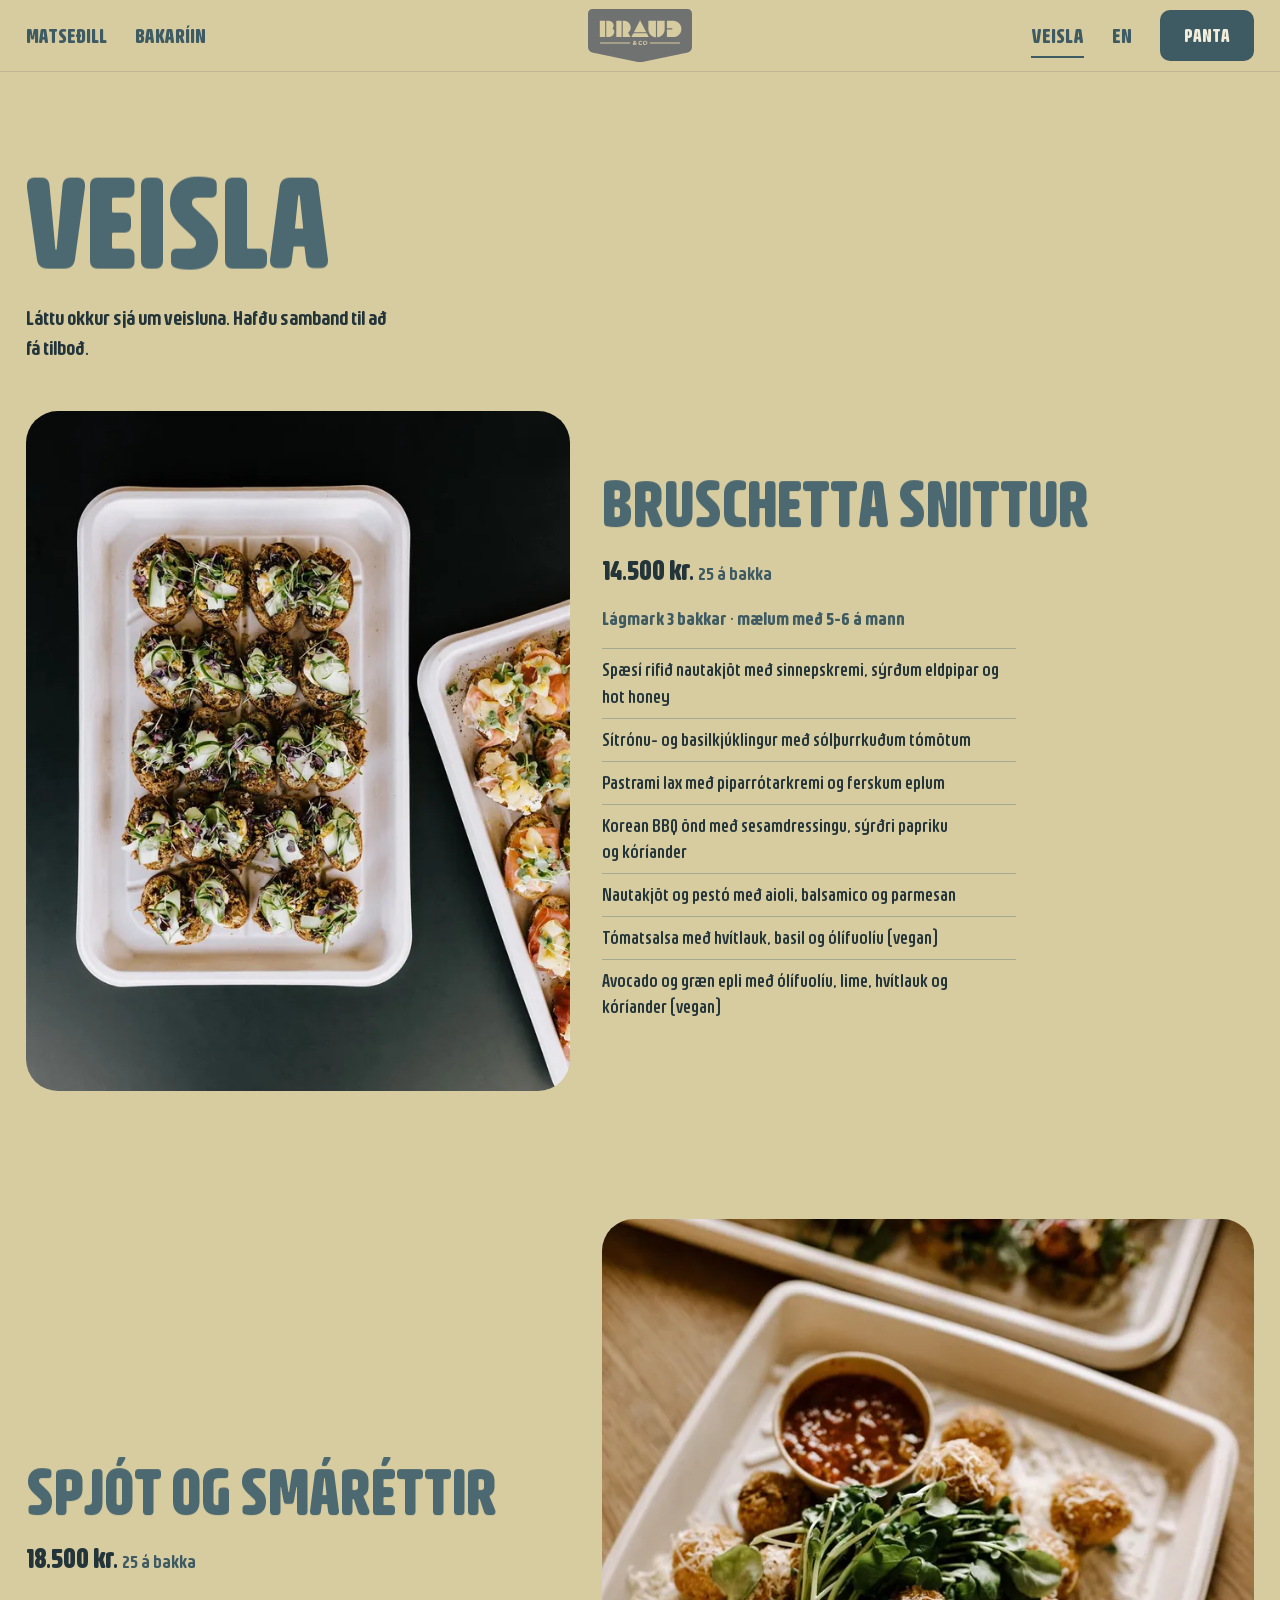
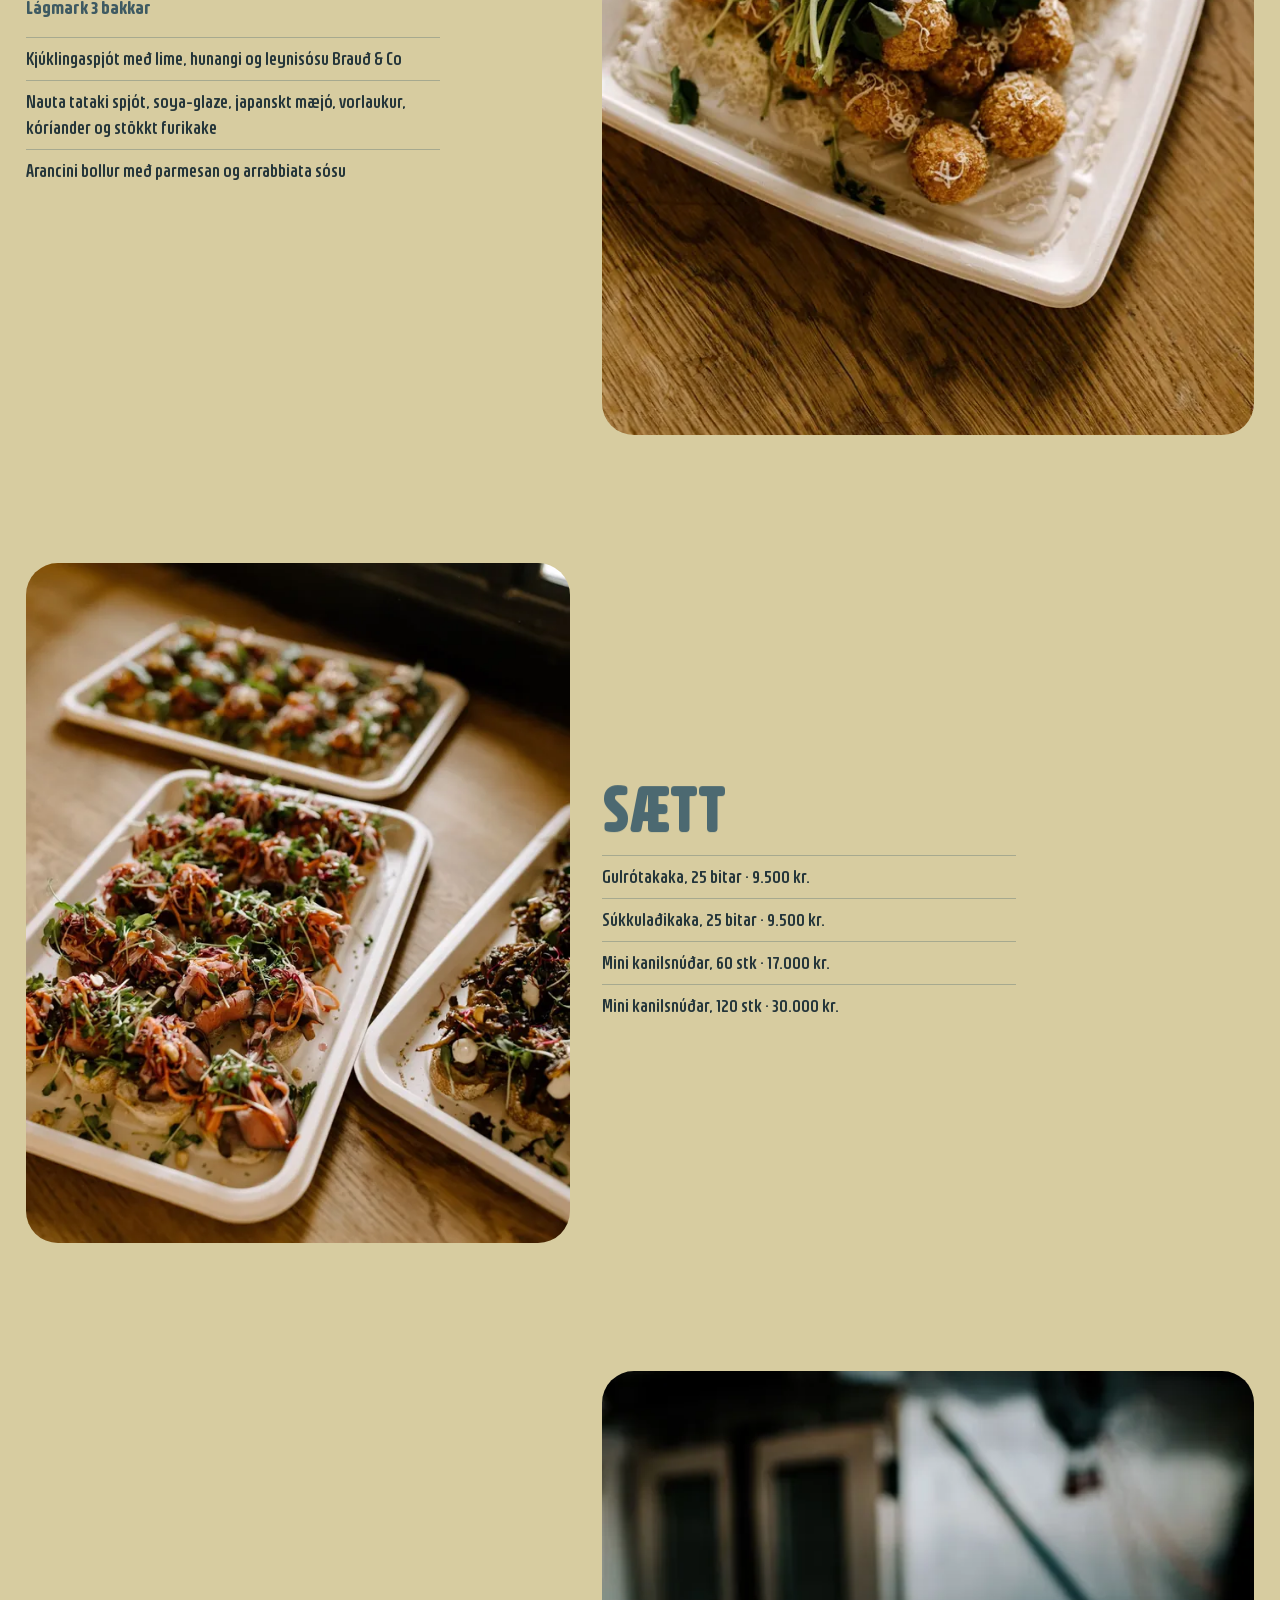
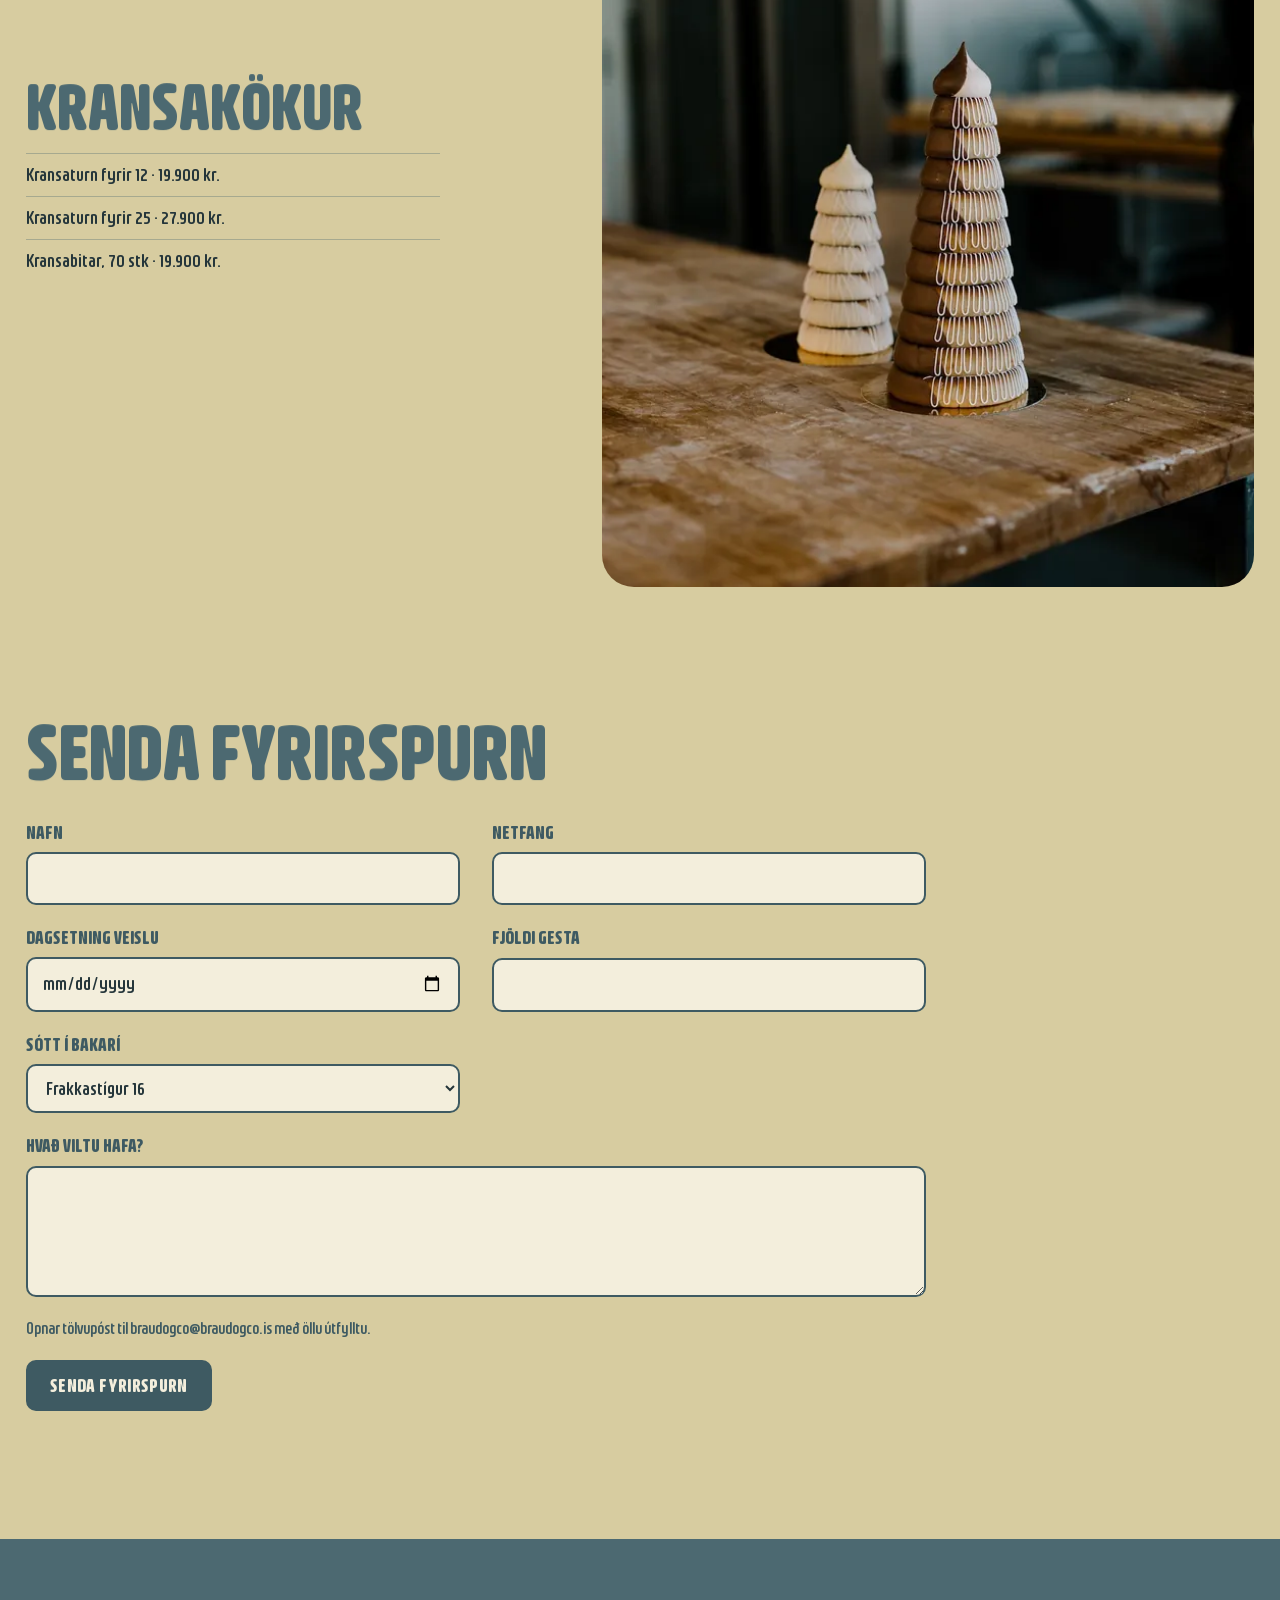
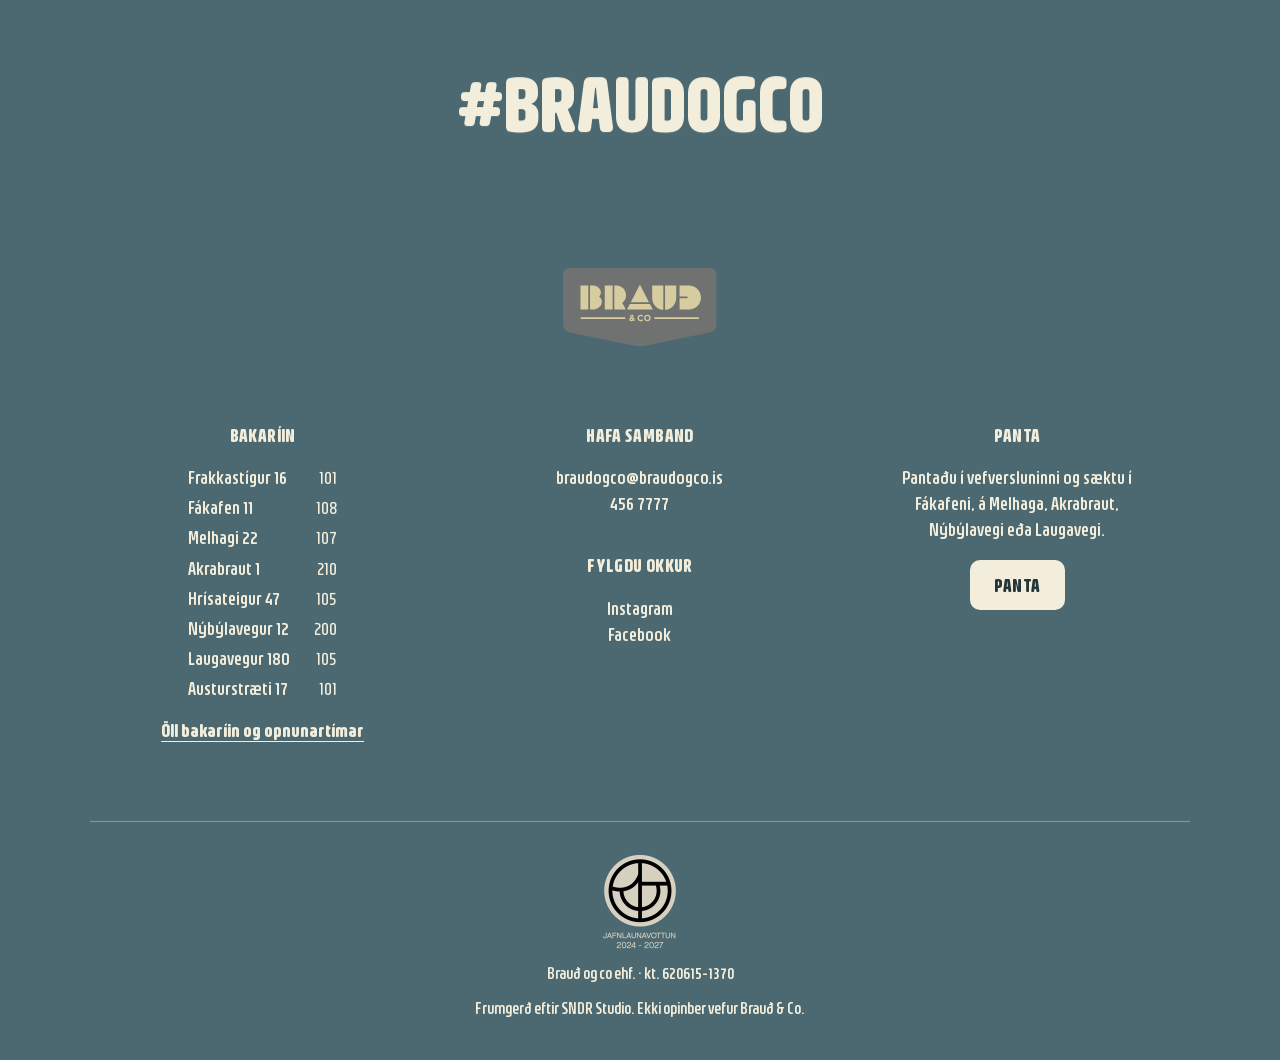
<file: veisla/index.html>
<!doctype html>
<html lang="is">
<head>
<meta charset="utf-8">
<meta name="viewport" content="width=device-width, initial-scale=1">
<title>Veisla · Brauð &amp; Co</title>
<meta name="description" content="Snittur, spjót, kransakökur og mini snúðar fyrir veisluna.">
<meta name="robots" content="noindex, nofollow">
<meta name="theme-color" content="#D7CCA0">
<link rel="alternate" hreflang="is" href="../veisla/">
<link rel="alternate" hreflang="en" href="../en/catering/">
<link rel="icon" href="../assets/favicon.svg" type="image/svg+xml">
<link rel="preload" href="../assets/fonts/Bevellier-Variable.woff2" as="font" type="font/woff2" crossorigin>
<link rel="stylesheet" href="../css/site.css?v=2f4e6e39">
<script>document.documentElement.classList.add('js');setTimeout(function(){if(!window.BC_BOOTED)document.documentElement.classList.remove('js')},3500)</script>
<script type="application/ld+json">{"@context":"https://schema.org","@graph":[{"@type":"Bakery","name":"Brauð & Co Frakkastígur","address":{"@type":"PostalAddress","streetAddress":"Frakkastígur 16","postalCode":"101","addressLocality":"Reykjavík","addressCountry":"IS"},"geo":{"@type":"GeoCoordinates","latitude":64.1440177,"longitude":-21.9260968},"telephone":"+354 456 7777","email":"braudogco@braudogco.is","openingHoursSpecification":[{"@type":"OpeningHoursSpecification","dayOfWeek":"Sunday","opens":"06:30","closes":"17:00"},{"@type":"OpeningHoursSpecification","dayOfWeek":"Monday","opens":"06:30","closes":"17:00"},{"@type":"OpeningHoursSpecification","dayOfWeek":"Tuesday","opens":"06:30","closes":"17:00"},{"@type":"OpeningHoursSpecification","dayOfWeek":"Wednesday","opens":"06:30","closes":"17:00"},{"@type":"OpeningHoursSpecification","dayOfWeek":"Thursday","opens":"06:30","closes":"17:00"},{"@type":"OpeningHoursSpecification","dayOfWeek":"Friday","opens":"06:30","closes":"17:00"},{"@type":"OpeningHoursSpecification","dayOfWeek":"Saturday","opens":"06:30","closes":"17:00"}],"servesCuisine":"Bakery","priceRange":"$$"},{"@type":"Bakery","name":"Brauð & Co Fákafen","address":{"@type":"PostalAddress","streetAddress":"Fákafen 11","postalCode":"108","addressLocality":"Reykjavík","addressCountry":"IS"},"geo":{"@type":"GeoCoordinates","latitude":64.1295279,"longitude":-21.8642543},"telephone":"+354 456 7777","email":"braudogco@braudogco.is","openingHoursSpecification":[{"@type":"OpeningHoursSpecification","dayOfWeek":"Sunday","opens":"08:00","closes":"15:00"},{"@type":"OpeningHoursSpecification","dayOfWeek":"Monday","opens":"07:00","closes":"17:00"},{"@type":"OpeningHoursSpecification","dayOfWeek":"Tuesday","opens":"07:00","closes":"17:00"},{"@type":"OpeningHoursSpecification","dayOfWeek":"Wednesday","opens":"07:00","closes":"17:00"},{"@type":"OpeningHoursSpecification","dayOfWeek":"Thursday","opens":"07:00","closes":"17:00"},{"@type":"OpeningHoursSpecification","dayOfWeek":"Friday","opens":"07:00","closes":"17:00"},{"@type":"OpeningHoursSpecification","dayOfWeek":"Saturday","opens":"08:00","closes":"16:00"}],"servesCuisine":"Bakery","priceRange":"$$"},{"@type":"Bakery","name":"Brauð & Co Melhagi","address":{"@type":"PostalAddress","streetAddress":"Melhagi 22","postalCode":"107","addressLocality":"Reykjavík","addressCountry":"IS"},"geo":{"@type":"GeoCoordinates","latitude":64.1441027,"longitude":-21.9609549},"telephone":"+354 456 7777","email":"braudogco@braudogco.is","openingHoursSpecification":[{"@type":"OpeningHoursSpecification","dayOfWeek":"Sunday","opens":"08:00","closes":"16:00"},{"@type":"OpeningHoursSpecification","dayOfWeek":"Monday","opens":"07:00","closes":"17:00"},{"@type":"OpeningHoursSpecification","dayOfWeek":"Tuesday","opens":"07:00","closes":"17:00"},{"@type":"OpeningHoursSpecification","dayOfWeek":"Wednesday","opens":"07:00","closes":"17:00"},{"@type":"OpeningHoursSpecification","dayOfWeek":"Thursday","opens":"07:00","closes":"17:00"},{"@type":"OpeningHoursSpecification","dayOfWeek":"Friday","opens":"07:00","closes":"17:00"},{"@type":"OpeningHoursSpecification","dayOfWeek":"Saturday","opens":"08:00","closes":"16:00"}],"servesCuisine":"Bakery","priceRange":"$$"},{"@type":"Bakery","name":"Brauð & Co Akrabraut","address":{"@type":"PostalAddress","streetAddress":"Akrabraut 1","postalCode":"210","addressLocality":"Garðabær","addressCountry":"IS"},"geo":{"@type":"GeoCoordinates","latitude":64.0980961,"longitude":-21.9083824},"telephone":"+354 456 7777","email":"braudogco@braudogco.is","openingHoursSpecification":[{"@type":"OpeningHoursSpecification","dayOfWeek":"Sunday","opens":"08:00","closes":"16:00"},{"@type":"OpeningHoursSpecification","dayOfWeek":"Monday","opens":"07:00","closes":"17:00"},{"@type":"OpeningHoursSpecification","dayOfWeek":"Tuesday","opens":"07:00","closes":"17:00"},{"@type":"OpeningHoursSpecification","dayOfWeek":"Wednesday","opens":"07:00","closes":"17:00"},{"@type":"OpeningHoursSpecification","dayOfWeek":"Thursday","opens":"07:00","closes":"17:00"},{"@type":"OpeningHoursSpecification","dayOfWeek":"Friday","opens":"07:00","closes":"17:00"},{"@type":"OpeningHoursSpecification","dayOfWeek":"Saturday","opens":"08:00","closes":"16:00"}],"servesCuisine":"Bakery","priceRange":"$$"},{"@type":"Bakery","name":"Brauð & Co Hrísateigur","address":{"@type":"PostalAddress","streetAddress":"Hrísateigur 47","postalCode":"105","addressLocality":"Reykjavík","addressCountry":"IS"},"geo":{"@type":"GeoCoordinates","latitude":64.1485477,"longitude":-21.884744},"telephone":"+354 456 7777","email":"braudogco@braudogco.is","openingHoursSpecification":[{"@type":"OpeningHoursSpecification","dayOfWeek":"Sunday","opens":"09:00","closes":"15:00"},{"@type":"OpeningHoursSpecification","dayOfWeek":"Monday","opens":"08:00","closes":"16:00"},{"@type":"OpeningHoursSpecification","dayOfWeek":"Tuesday","opens":"08:00","closes":"16:00"},{"@type":"OpeningHoursSpecification","dayOfWeek":"Wednesday","opens":"08:00","closes":"16:00"},{"@type":"OpeningHoursSpecification","dayOfWeek":"Thursday","opens":"08:00","closes":"16:00"},{"@type":"OpeningHoursSpecification","dayOfWeek":"Friday","opens":"08:00","closes":"16:00"},{"@type":"OpeningHoursSpecification","dayOfWeek":"Saturday","opens":"09:00","closes":"16:00"}],"servesCuisine":"Bakery","priceRange":"$$"},{"@type":"Bakery","name":"Brauð & Co Nýbýlavegur","address":{"@type":"PostalAddress","streetAddress":"Nýbýlavegur 12","postalCode":"200","addressLocality":"Kópavogur","addressCountry":"IS"},"geo":{"@type":"GeoCoordinates","latitude":64.1141998,"longitude":-21.8940573},"telephone":"+354 456 7777","email":"braudogco@braudogco.is","openingHoursSpecification":[{"@type":"OpeningHoursSpecification","dayOfWeek":"Sunday","opens":"09:00","closes":"15:00"},{"@type":"OpeningHoursSpecification","dayOfWeek":"Monday","opens":"07:30","closes":"16:00"},{"@type":"OpeningHoursSpecification","dayOfWeek":"Tuesday","opens":"07:30","closes":"16:00"},{"@type":"OpeningHoursSpecification","dayOfWeek":"Wednesday","opens":"07:30","closes":"16:00"},{"@type":"OpeningHoursSpecification","dayOfWeek":"Thursday","opens":"07:30","closes":"16:00"},{"@type":"OpeningHoursSpecification","dayOfWeek":"Friday","opens":"07:30","closes":"16:00"},{"@type":"OpeningHoursSpecification","dayOfWeek":"Saturday","opens":"09:00","closes":"16:00"}],"servesCuisine":"Bakery","priceRange":"$$"},{"@type":"Bakery","name":"Brauð & Co Laugavegur","address":{"@type":"PostalAddress","streetAddress":"Laugavegur 180","postalCode":"105","addressLocality":"Reykjavík","addressCountry":"IS"},"geo":{"@type":"GeoCoordinates","latitude":64.1401124,"longitude":-21.895071},"telephone":"+354 456 7777","email":"braudogco@braudogco.is","openingHoursSpecification":[{"@type":"OpeningHoursSpecification","dayOfWeek":"Sunday","opens":"08:00","closes":"15:00"},{"@type":"OpeningHoursSpecification","dayOfWeek":"Monday","opens":"07:00","closes":"16:00"},{"@type":"OpeningHoursSpecification","dayOfWeek":"Tuesday","opens":"07:00","closes":"16:00"},{"@type":"OpeningHoursSpecification","dayOfWeek":"Wednesday","opens":"07:00","closes":"16:00"},{"@type":"OpeningHoursSpecification","dayOfWeek":"Thursday","opens":"07:00","closes":"16:00"},{"@type":"OpeningHoursSpecification","dayOfWeek":"Friday","opens":"07:00","closes":"16:00"},{"@type":"OpeningHoursSpecification","dayOfWeek":"Saturday","opens":"08:00","closes":"15:00"}],"servesCuisine":"Bakery","priceRange":"$$"},{"@type":"Bakery","name":"Brauð & Co Austurstræti","address":{"@type":"PostalAddress","streetAddress":"Austurstræti 17","postalCode":"101","addressLocality":"Reykjavík","addressCountry":"IS"},"geo":{"@type":"GeoCoordinates","latitude":64.1476283,"longitude":-21.9377164},"telephone":"+354 456 7777","email":"braudogco@braudogco.is","openingHoursSpecification":[{"@type":"OpeningHoursSpecification","dayOfWeek":"Sunday","opens":"08:00","closes":"15:00"},{"@type":"OpeningHoursSpecification","dayOfWeek":"Monday","opens":"07:00","closes":"16:00"},{"@type":"OpeningHoursSpecification","dayOfWeek":"Tuesday","opens":"07:00","closes":"16:00"},{"@type":"OpeningHoursSpecification","dayOfWeek":"Wednesday","opens":"07:00","closes":"16:00"},{"@type":"OpeningHoursSpecification","dayOfWeek":"Thursday","opens":"07:00","closes":"16:00"},{"@type":"OpeningHoursSpecification","dayOfWeek":"Friday","opens":"07:00","closes":"16:00"},{"@type":"OpeningHoursSpecification","dayOfWeek":"Saturday","opens":"08:00","closes":"16:00"}],"servesCuisine":"Bakery","priceRange":"$$"}]}</script>
<link rel="icon" type="image/png" sizes="32x32" href="../icons/favicon-32.png">
<link rel="icon" type="image/png" sizes="48x48" href="../icons/favicon-48.png">
<link rel="apple-touch-icon" sizes="180x180" href="../icons/apple-touch-icon.png">
</head>
<body class="bc-page bc-page--catering" data-lang="is">
<div class="bc-root">
<a class="bc-skip" href="#main">Fara í efni</a>
<div class="bc-awning" aria-hidden="true"></div>
<header class="bc-bar" data-bar>
  <nav class="bc-nav bc-nav--l" aria-label="Aðalvalmynd"><a class="bc-nav__a" href="../matsedill/">Matseðill</a><a class="bc-nav__a" href="../bakariin/">Bakaríin</a></nav>
  <a class="bc-logo" translate="no" href="../" aria-label="Forsíða Brauð &amp; Co" data-logo><svg aria-hidden="true" focusable="false" width="250" height="128" viewBox="0 0 250 128" fill="none" xmlns="http://www.w3.org/2000/svg">
<g clip-path="url(#bclogo)">
<path d="M239.361 0H10.6385C4.77356 0 0 4.7745 0 10.6406V92.2481C0 97.9268 4.35463 103.286 9.91092 104.443L116.737 126.772C118.964 127.235 121.908 127.5 125.005 127.5C128.103 127.5 131.047 127.246 133.274 126.772L240.1 104.443C245.656 103.286 250.011 97.9268 250.011 92.2481V10.6406C250 4.7745 245.226 0 239.361 0Z" fill="#707272"/>
<path d="M115.436 86.735L114.257 85.5331C113.43 86.2167 112.449 86.6688 111.269 86.6688C109.318 86.6688 107.841 85.5331 107.841 83.7027C107.841 82.3905 108.546 81.4753 109.825 80.8909C109.329 80.1742 109.108 79.5457 109.108 78.8289C109.108 77.4175 110.233 76.1274 112.206 76.1274C113.948 76.1274 115.084 77.2521 115.084 78.7076C115.084 80.097 114.213 80.9019 112.934 81.3981L114.29 82.7544C114.621 82.2251 114.962 81.6297 115.282 81.0012L116.936 81.9054C116.539 82.6221 116.109 83.3829 115.591 84.0666L117.09 85.5662L115.436 86.735ZM111.038 82.2692C110.365 82.6221 110.09 83.1183 110.09 83.6255C110.09 84.3532 110.685 84.8384 111.523 84.8384C112.03 84.8384 112.526 84.6179 113 84.254L111.038 82.2692ZM112.151 77.8917C111.556 77.8917 111.159 78.3107 111.159 78.9392C111.159 79.4023 111.335 79.7441 111.754 80.2183C112.647 79.8875 113.11 79.5016 113.11 78.851C113.11 78.2335 112.724 77.8917 112.151 77.8917Z" fill="#D7CCA0"/>
<path d="M126.428 86.7021C123.418 86.7021 121.191 84.3865 121.191 81.4535V81.4204C121.191 78.5204 123.385 76.1387 126.516 76.1387C128.445 76.1387 129.592 76.7782 130.54 77.7155L129.106 79.3695C128.324 78.6527 127.519 78.2117 126.494 78.2117C124.774 78.2117 123.528 79.6451 123.528 81.3983V81.4314C123.528 83.1846 124.741 84.6401 126.494 84.6401C127.662 84.6401 128.379 84.177 129.184 83.4382L130.617 84.8827C129.558 86.0074 128.39 86.7021 126.428 86.7021Z" fill="#D7CCA0"/>
<path d="M137.364 86.7021C134.211 86.7021 131.951 84.3535 131.951 81.4535V81.4204C131.951 78.5204 134.244 76.1387 137.397 76.1387C140.55 76.1387 142.81 78.4873 142.81 81.3983V81.4314C142.81 84.3204 140.517 86.7021 137.364 86.7021ZM140.462 81.4204C140.462 79.6672 139.172 78.2117 137.364 78.2117C135.556 78.2117 134.299 79.6451 134.299 81.3983V81.4314C134.299 83.1846 135.578 84.6401 137.397 84.6401C139.205 84.6401 140.462 83.2067 140.462 81.4535V81.4204Z" fill="#D7CCA0"/>
<path d="M29.0934 28.3271C28.7186 28.3271 28.4209 28.6249 28.4209 28.9998V66.8429C28.4209 67.2178 28.7186 67.5155 29.0934 67.5155H40.5036C40.8785 67.5155 41.1761 67.2178 41.1761 66.8429V28.9998C41.1761 28.6249 40.8785 28.3271 40.5036 28.3271H29.0934Z" fill="#D7CCA0"/>
<path d="M68.682 28.3271C68.3072 28.3271 68.0095 28.6249 68.0095 28.9998V66.8429C68.0095 67.2178 68.3072 67.5155 68.682 67.5155H80.0922C80.4671 67.5155 80.7647 67.2178 80.7647 66.8429V28.9998C80.7647 28.6249 80.4671 28.3271 80.0922 28.3271H68.682Z" fill="#D7CCA0"/>
<path d="M44.6157 28.3271C44.2409 28.3271 43.9432 28.6249 43.9432 28.9998V66.8429C43.9432 67.2178 44.2409 67.5155 44.6157 67.5155H48.1546C53.8542 67.5155 60.568 64.6045 62.7067 58.1099C64.1509 53.7213 62.806 49.4761 59.1018 46.7305L58.8372 46.543L59.0577 46.3004C61.7697 43.3012 62.4201 39.3096 60.7885 35.6378C58.8151 31.1941 54.1077 28.3271 48.7829 28.3271H44.6157Z" fill="#D7CCA0"/>
<path d="M84.2043 28.3271C83.8295 28.3271 83.5318 28.6249 83.5318 28.9998V66.8429C83.5318 67.2178 83.8295 67.5155 84.2043 67.5155H101.005C101.369 67.5155 101.678 67.2178 101.678 66.8429C101.678 66.7216 101.645 66.6003 101.579 66.5011L96.3863 56.7757L96.5847 56.6213C100.443 53.6221 102.659 49.1012 102.659 44.2054C102.659 35.4503 95.5374 28.3271 86.784 28.3271H84.2043Z" fill="#D7CCA0"/>
<path d="M162.544 68.133H162.566C162.951 68.1771 163.304 67.8684 163.304 67.4824V28.9998C163.304 28.6249 163.007 28.3271 162.632 28.3271H145.798C145.423 28.3271 145.125 28.6249 145.125 28.9998V48.6932C145.147 58.6832 152.622 67.0414 162.544 68.133Z" fill="#D7CCA0"/>
<path d="M166.093 67.4824C166.104 67.8463 166.402 68.133 166.766 68.133C166.788 68.133 166.821 68.133 166.843 68.133H166.876C176.809 67.0303 184.284 58.6722 184.284 48.6822V28.9998C184.284 28.6249 183.986 28.3271 183.611 28.3271H166.777C166.402 28.3271 166.104 28.6249 166.104 28.9998V67.4383V67.4493L166.093 67.4824Z" fill="#D7CCA0"/>
<path d="M190.402 49.3104C190.027 49.3104 189.73 49.6081 189.73 49.983V66.8536C189.73 67.2285 190.027 67.5263 190.402 67.5263H205.009C215.791 67.5263 224.567 58.7491 224.567 47.9651C224.567 37.1481 215.791 28.3379 205.009 28.3379H190.402C190.027 28.3379 189.73 28.6356 189.73 29.0105V45.8811C189.73 46.256 190.027 46.5538 190.402 46.5538H201.812C202.507 46.5538 203.069 47.1161 203.069 47.8108V48.0754C203.069 48.7701 202.507 49.3324 201.812 49.3324H190.402V49.3104Z" fill="#D7CCA0"/>
<path d="M125.193 27.6436C124.917 27.6436 124.686 27.809 124.576 28.0515L110.63 55.3202C110.564 55.4525 110.552 55.5738 110.597 55.64C110.641 55.7061 110.751 55.7502 110.894 55.7502H139.48C139.624 55.7502 139.734 55.7061 139.778 55.64C139.822 55.5738 139.811 55.4525 139.745 55.3202L125.81 28.0736C125.7 27.809 125.457 27.6436 125.193 27.6436Z" fill="#D7CCA0"/>
<path d="M110.31 58.5288C109.494 58.5288 109.252 58.6391 109.075 58.7493C108.91 58.8486 108.546 59.3007 108.304 59.7417L104.699 66.512C104.643 66.6113 104.61 66.7326 104.61 66.8428C104.61 67.2067 104.908 67.5154 105.283 67.5154H145.103C145.467 67.5154 145.775 67.2177 145.775 66.8428C145.775 66.7326 145.742 66.6223 145.687 66.5231L142.082 59.7417C141.84 59.3007 141.476 58.8486 141.311 58.7493C141.134 58.6501 140.892 58.5288 140.076 58.5288H110.31Z" fill="#D7CCA0"/>
<path d="M100.355 80.2622H29.6777C28.9831 80.2622 28.4209 80.8245 28.4209 81.519V81.7836C28.4209 82.4781 28.9831 83.0404 29.6777 83.0404H100.355C101.05 83.0404 101.612 82.4781 101.612 81.7836V81.519C101.601 80.8245 101.039 80.2622 100.355 80.2622Z" fill="#D7CCA0"/>
<path d="M220.322 80.2622H149.645C148.951 80.2622 148.388 80.8245 148.388 81.519V81.7836C148.388 82.4781 148.951 83.0404 149.645 83.0404H220.322C221.017 83.0404 221.579 82.4781 221.579 81.7836V81.519C221.579 80.8245 221.017 80.2622 220.322 80.2622Z" fill="#D7CCA0"/>
</g>
<defs>
<clipPath id="bclogo">
<rect width="250" height="127.5" fill="white"/>
</clipPath>
</defs>
</svg>
</a>
  <div class="bc-nav bc-nav--r"><a class="bc-nav__a is-current" href="../veisla/" aria-current="page">Veisla</a><a class="bc-nav__a bc-lang" href="../en/catering/" hreflang="en" lang="en" aria-label="English">EN</a>
    <a class="bc-btn bc-btn--order" href="https://braudogco.is/vefverslun">Panta</a>
    <button class="bc-burger" type="button" aria-expanded="false" aria-controls="bc-panel" data-burger><span class="bc-sr">Opna valmynd</span><i></i><i></i></button>
  </div>
</header>
<div class="bc-panel" id="bc-panel" hidden data-panel>
  <nav aria-label="Valmynd">
    <a href="../" data-home style="--n:0"><span>Forsíða</span></a><a href="../matsedill/" style="--n:1"><span>Matseðill</span></a><a href="../bakariin/" style="--n:2"><span>Bakaríin</span></a><a href="../veisla/" style="--n:3" aria-current="page"><span>Veisla</span></a>
  </nav>
  <div class="bc-panel__foot"><a class="bc-btn" href="https://braudogco.is/vefverslun">Panta</a><a class="bc-panel__lang" href="../en/catering/" hreflang="en" lang="en">English</a></div>
</div>
<main id="main">

<section class="bc-phead bc-sheet">
  <h1 class="bc-title fs-240 bc-title--slate" aria-label="Veisla"><span class="bc-st bc-line" style="--d:0" data-st aria-hidden="true"><span class="bc-sr">Veisla</span><span aria-hidden="true"><span class="bc-w"><span class="bc-c" style="--i:0">V</span><span class="bc-c" style="--i:1">e</span><span class="bc-c" style="--i:2">i</span><span class="bc-c" style="--i:3">s</span><span class="bc-c" style="--i:4">l</span><span class="bc-c" style="--i:5">a</span></span></span></span></h1>
  <p class="bc-phead__p">Láttu okkur sjá um veisluna. Hafðu samband til að fá tilboð.</p>
</section>
<div class="bc-trays bc-sheet">
  <section class="bc-tray" aria-labelledby="t-snittur">
    <div class="bc-tray__ph"><img class="" width="1366" height="2048" src="../assets/img/snittur-1024.webp" srcset="../assets/img/snittur-640.webp 640w, ../assets/img/snittur-1024.webp 1024w, ../assets/img/snittur-1366.webp 1366w" sizes="(min-width: 960px) 40vw, 100vw" alt="Bruschetta snittur" loading="lazy" decoding="async"></div>
    <div class="bc-tray__body">
      <h2 id="t-snittur" class="bc-title fs-90 bc-title--slate" aria-label="Bruschetta snittur"><span class="bc-st bc-line" style="--d:0" data-st aria-hidden="true"><span class="bc-sr">Bruschetta snittur</span><span aria-hidden="true"><span class="bc-w"><span class="bc-c" style="--i:0">B</span><span class="bc-c" style="--i:1">r</span><span class="bc-c" style="--i:2">u</span><span class="bc-c" style="--i:3">s</span><span class="bc-c" style="--i:4">c</span><span class="bc-c" style="--i:5">h</span><span class="bc-c" style="--i:6">e</span><span class="bc-c" style="--i:7">t</span><span class="bc-c" style="--i:8">t</span><span class="bc-c" style="--i:9">a</span></span> <span class="bc-w"><span class="bc-c" style="--i:10">s</span><span class="bc-c" style="--i:11">n</span><span class="bc-c" style="--i:12">i</span><span class="bc-c" style="--i:13">t</span><span class="bc-c" style="--i:14">t</span><span class="bc-c" style="--i:15">u</span><span class="bc-c" style="--i:16">r</span></span></span></span></h2>
      <p class="bc-tray__price">14.500 kr. <span>25 á bakka</span></p>
      <p class="bc-tray__min">Lágmark 3 bakkar · mælum með 5-6 á mann</p>
      <ul class="bc-tray__list"><li>Spæsí rifið nautakjöt með sinnepskremi, sýrðum eldpipar og hot honey</li><li>Sítrónu- og basilkjúklingur með sólþurrkuðum tómötum</li><li>Pastrami lax með piparrótarkremi og ferskum eplum</li><li>Korean BBQ önd með sesamdressingu, sýrðri papriku og kóríander</li><li>Nautakjöt og pestó með aioli, balsamico og parmesan</li><li>Tómatsalsa með hvítlauk, basil og ólífuolíu (vegan)</li><li>Avocado og græn epli með ólífuolíu, lime, hvítlauk og kóríander (vegan)</li></ul>
    </div>
  </section><section class="bc-tray bc-tray--flip" aria-labelledby="t-spjot">
    <div class="bc-tray__ph"><img class="" width="1600" height="2399" src="../assets/img/veisla-kulur-1024.webp" srcset="../assets/img/veisla-kulur-640.webp 640w, ../assets/img/veisla-kulur-1024.webp 1024w, ../assets/img/veisla-kulur-1600.webp 1600w" sizes="(min-width: 960px) 40vw, 100vw" alt="Spjót og smáréttir" loading="lazy" decoding="async"></div>
    <div class="bc-tray__body">
      <h2 id="t-spjot" class="bc-title fs-90 bc-title--slate" aria-label="Spjót og smáréttir"><span class="bc-st bc-line" style="--d:0" data-st aria-hidden="true"><span class="bc-sr">Spjót og smáréttir</span><span aria-hidden="true"><span class="bc-w"><span class="bc-c" style="--i:0">S</span><span class="bc-c" style="--i:1">p</span><span class="bc-c" style="--i:2">j</span><span class="bc-c" style="--i:3">ó</span><span class="bc-c" style="--i:4">t</span></span> <span class="bc-w"><span class="bc-c" style="--i:5">o</span><span class="bc-c" style="--i:6">g</span></span> <span class="bc-w"><span class="bc-c" style="--i:7">s</span><span class="bc-c" style="--i:8">m</span><span class="bc-c" style="--i:9">á</span><span class="bc-c" style="--i:10">r</span><span class="bc-c" style="--i:11">é</span><span class="bc-c" style="--i:12">t</span><span class="bc-c" style="--i:13">t</span><span class="bc-c" style="--i:14">i</span><span class="bc-c" style="--i:15">r</span></span></span></span></h2>
      <p class="bc-tray__price">18.500 kr. <span>25 á bakka</span></p>
      <p class="bc-tray__min">Lágmark 3 bakkar</p>
      <ul class="bc-tray__list"><li>Kjúklingaspjót með lime, hunangi og leynisósu Brauð &amp; Co</li><li>Nauta tataki spjót, soya-glaze, japanskt mæjó, vorlaukur, kóríander og stökkt furikake</li><li>Arancini bollur með parmesan og arrabbiata sósu</li></ul>
    </div>
  </section><section class="bc-tray" aria-labelledby="t-saett">
    <div class="bc-tray__ph"><img class="" width="1600" height="2399" src="../assets/img/veisla-bakkar-1024.webp" srcset="../assets/img/veisla-bakkar-640.webp 640w, ../assets/img/veisla-bakkar-1024.webp 1024w, ../assets/img/veisla-bakkar-1600.webp 1600w" sizes="(min-width: 960px) 40vw, 100vw" alt="Sætt" loading="lazy" decoding="async"></div>
    <div class="bc-tray__body">
      <h2 id="t-saett" class="bc-title fs-90 bc-title--slate" aria-label="Sætt"><span class="bc-st bc-line" style="--d:0" data-st aria-hidden="true"><span class="bc-sr">Sætt</span><span aria-hidden="true"><span class="bc-w"><span class="bc-c" style="--i:0">S</span><span class="bc-c" style="--i:1">æ</span><span class="bc-c" style="--i:2">t</span><span class="bc-c" style="--i:3">t</span></span></span></span></h2>
      
      
      <ul class="bc-tray__list"><li>Gulrótakaka, 25 bitar · 9.500 kr.</li><li>Súkkulaðikaka, 25 bitar · 9.500 kr.</li><li>Mini kanilsnúðar, 60 stk · 17.000 kr.</li><li>Mini kanilsnúðar, 120 stk · 30.000 kr.</li></ul>
    </div>
  </section><section class="bc-tray bc-tray--flip" aria-labelledby="t-kransakokur">
    <div class="bc-tray__ph"><img class="" width="1366" height="2048" src="../assets/img/kransakaka-1024.webp" srcset="../assets/img/kransakaka-640.webp 640w, ../assets/img/kransakaka-1024.webp 1024w, ../assets/img/kransakaka-1366.webp 1366w" sizes="(min-width: 960px) 40vw, 100vw" alt="Kransakökur" loading="lazy" decoding="async"></div>
    <div class="bc-tray__body">
      <h2 id="t-kransakokur" class="bc-title fs-90 bc-title--slate" aria-label="Kransakökur"><span class="bc-st bc-line" style="--d:0" data-st aria-hidden="true"><span class="bc-sr">Kransakökur</span><span aria-hidden="true"><span class="bc-w"><span class="bc-c" style="--i:0">K</span><span class="bc-c" style="--i:1">r</span><span class="bc-c" style="--i:2">a</span><span class="bc-c" style="--i:3">n</span><span class="bc-c" style="--i:4">s</span><span class="bc-c" style="--i:5">a</span><span class="bc-c" style="--i:6">k</span><span class="bc-c" style="--i:7">ö</span><span class="bc-c" style="--i:8">k</span><span class="bc-c" style="--i:9">u</span><span class="bc-c" style="--i:10">r</span></span></span></span></h2>
      
      
      <ul class="bc-tray__list"><li>Kransaturn fyrir 12 · 19.900 kr.</li><li>Kransaturn fyrir 25 · 27.900 kr.</li><li>Kransabitar, 70 stk · 19.900 kr.</li></ul>
    </div>
  </section>
</div>
<section class="bc-req bc-sheet" aria-labelledby="req-h">
  <h2 id="req-h" class="bc-title fs-110 bc-title--slate" aria-label="Senda fyrirspurn"><span class="bc-st bc-line" style="--d:0" data-st aria-hidden="true"><span class="bc-sr">Senda fyrirspurn</span><span aria-hidden="true"><span class="bc-w"><span class="bc-c" style="--i:0">S</span><span class="bc-c" style="--i:1">e</span><span class="bc-c" style="--i:2">n</span><span class="bc-c" style="--i:3">d</span><span class="bc-c" style="--i:4">a</span></span> <span class="bc-w"><span class="bc-c" style="--i:5">f</span><span class="bc-c" style="--i:6">y</span><span class="bc-c" style="--i:7">r</span><span class="bc-c" style="--i:8">i</span><span class="bc-c" style="--i:9">r</span><span class="bc-c" style="--i:10">s</span><span class="bc-c" style="--i:11">p</span><span class="bc-c" style="--i:12">u</span><span class="bc-c" style="--i:13">r</span><span class="bc-c" style="--i:14">n</span></span></span></span></h2>
  <form class="bc-form" data-req novalidate aria-describedby="req-help">
    <div class="bc-field"><label for="r-name">Nafn</label><input id="r-name" name="name" autocomplete="name" required></div>
    <div class="bc-field"><label for="r-email">Netfang</label><input id="r-email" name="email" type="email" autocomplete="email" spellcheck="false" required></div>
    <div class="bc-field"><label for="r-date">Dagsetning veislu</label><input id="r-date" name="date" type="date" required></div>
    <div class="bc-field"><label for="r-guests">Fjöldi gesta</label><input id="r-guests" name="guests" type="number" min="1" inputmode="numeric"></div>
    <div class="bc-field"><label for="r-pick">Sótt í bakarí</label><select id="r-pick" name="pickup" translate="no"><option>Frakkastígur 16</option><option>Fákafen 11</option><option>Melhagi 22</option><option>Akrabraut 1</option><option>Hrísateigur 47</option><option>Nýbýlavegur 12</option><option>Laugavegur 180</option><option>Austurstræti 17</option></select></div>
    <div class="bc-field bc-field--wide"><label for="r-notes">Hvað viltu hafa?</label><textarea id="r-notes" name="notes" rows="4"></textarea></div>
    <p class="bc-form__help" id="req-help">Opnar tölvupóst til braudogco@braudogco.is með öllu útfylltu.</p>
    <p class="bc-form__err" role="alert" data-req-err hidden>Fylltu inn nafn, netfang og dagsetningu.</p>
    <p class="bc-form__ok" role="status" data-req-ok hidden>Tölvupósturinn er tilbúinn í póstforritinu þínu.</p>
    <button class="bc-btn" type="submit">Senda fyrirspurn</button>
  </form>
</section>
</main>
<footer class="bc-foot">
  <div class="bc-foot__tag"><p class="bc-st fs-110" style="--d:0" data-st><span class="bc-sr">#braudogco</span><span aria-hidden="true"><span class="bc-w"><span class="bc-c" style="--i:0">#</span><span class="bc-c" style="--i:1">b</span><span class="bc-c" style="--i:2">r</span><span class="bc-c" style="--i:3">a</span><span class="bc-c" style="--i:4">u</span><span class="bc-c" style="--i:5">d</span><span class="bc-c" style="--i:6">o</span><span class="bc-c" style="--i:7">g</span><span class="bc-c" style="--i:8">c</span><span class="bc-c" style="--i:9">o</span></span></span></p></div>
  <div class="bc-foot__logo"><svg aria-hidden="true" focusable="false" width="250" height="128" viewBox="0 0 250 128" fill="none" xmlns="http://www.w3.org/2000/svg">
<g clip-path="url(#bclogo)">
<path d="M239.361 0H10.6385C4.77356 0 0 4.7745 0 10.6406V92.2481C0 97.9268 4.35463 103.286 9.91092 104.443L116.737 126.772C118.964 127.235 121.908 127.5 125.005 127.5C128.103 127.5 131.047 127.246 133.274 126.772L240.1 104.443C245.656 103.286 250.011 97.9268 250.011 92.2481V10.6406C250 4.7745 245.226 0 239.361 0Z" fill="#707272"/>
<path d="M115.436 86.735L114.257 85.5331C113.43 86.2167 112.449 86.6688 111.269 86.6688C109.318 86.6688 107.841 85.5331 107.841 83.7027C107.841 82.3905 108.546 81.4753 109.825 80.8909C109.329 80.1742 109.108 79.5457 109.108 78.8289C109.108 77.4175 110.233 76.1274 112.206 76.1274C113.948 76.1274 115.084 77.2521 115.084 78.7076C115.084 80.097 114.213 80.9019 112.934 81.3981L114.29 82.7544C114.621 82.2251 114.962 81.6297 115.282 81.0012L116.936 81.9054C116.539 82.6221 116.109 83.3829 115.591 84.0666L117.09 85.5662L115.436 86.735ZM111.038 82.2692C110.365 82.6221 110.09 83.1183 110.09 83.6255C110.09 84.3532 110.685 84.8384 111.523 84.8384C112.03 84.8384 112.526 84.6179 113 84.254L111.038 82.2692ZM112.151 77.8917C111.556 77.8917 111.159 78.3107 111.159 78.9392C111.159 79.4023 111.335 79.7441 111.754 80.2183C112.647 79.8875 113.11 79.5016 113.11 78.851C113.11 78.2335 112.724 77.8917 112.151 77.8917Z" fill="#D7CCA0"/>
<path d="M126.428 86.7021C123.418 86.7021 121.191 84.3865 121.191 81.4535V81.4204C121.191 78.5204 123.385 76.1387 126.516 76.1387C128.445 76.1387 129.592 76.7782 130.54 77.7155L129.106 79.3695C128.324 78.6527 127.519 78.2117 126.494 78.2117C124.774 78.2117 123.528 79.6451 123.528 81.3983V81.4314C123.528 83.1846 124.741 84.6401 126.494 84.6401C127.662 84.6401 128.379 84.177 129.184 83.4382L130.617 84.8827C129.558 86.0074 128.39 86.7021 126.428 86.7021Z" fill="#D7CCA0"/>
<path d="M137.364 86.7021C134.211 86.7021 131.951 84.3535 131.951 81.4535V81.4204C131.951 78.5204 134.244 76.1387 137.397 76.1387C140.55 76.1387 142.81 78.4873 142.81 81.3983V81.4314C142.81 84.3204 140.517 86.7021 137.364 86.7021ZM140.462 81.4204C140.462 79.6672 139.172 78.2117 137.364 78.2117C135.556 78.2117 134.299 79.6451 134.299 81.3983V81.4314C134.299 83.1846 135.578 84.6401 137.397 84.6401C139.205 84.6401 140.462 83.2067 140.462 81.4535V81.4204Z" fill="#D7CCA0"/>
<path d="M29.0934 28.3271C28.7186 28.3271 28.4209 28.6249 28.4209 28.9998V66.8429C28.4209 67.2178 28.7186 67.5155 29.0934 67.5155H40.5036C40.8785 67.5155 41.1761 67.2178 41.1761 66.8429V28.9998C41.1761 28.6249 40.8785 28.3271 40.5036 28.3271H29.0934Z" fill="#D7CCA0"/>
<path d="M68.682 28.3271C68.3072 28.3271 68.0095 28.6249 68.0095 28.9998V66.8429C68.0095 67.2178 68.3072 67.5155 68.682 67.5155H80.0922C80.4671 67.5155 80.7647 67.2178 80.7647 66.8429V28.9998C80.7647 28.6249 80.4671 28.3271 80.0922 28.3271H68.682Z" fill="#D7CCA0"/>
<path d="M44.6157 28.3271C44.2409 28.3271 43.9432 28.6249 43.9432 28.9998V66.8429C43.9432 67.2178 44.2409 67.5155 44.6157 67.5155H48.1546C53.8542 67.5155 60.568 64.6045 62.7067 58.1099C64.1509 53.7213 62.806 49.4761 59.1018 46.7305L58.8372 46.543L59.0577 46.3004C61.7697 43.3012 62.4201 39.3096 60.7885 35.6378C58.8151 31.1941 54.1077 28.3271 48.7829 28.3271H44.6157Z" fill="#D7CCA0"/>
<path d="M84.2043 28.3271C83.8295 28.3271 83.5318 28.6249 83.5318 28.9998V66.8429C83.5318 67.2178 83.8295 67.5155 84.2043 67.5155H101.005C101.369 67.5155 101.678 67.2178 101.678 66.8429C101.678 66.7216 101.645 66.6003 101.579 66.5011L96.3863 56.7757L96.5847 56.6213C100.443 53.6221 102.659 49.1012 102.659 44.2054C102.659 35.4503 95.5374 28.3271 86.784 28.3271H84.2043Z" fill="#D7CCA0"/>
<path d="M162.544 68.133H162.566C162.951 68.1771 163.304 67.8684 163.304 67.4824V28.9998C163.304 28.6249 163.007 28.3271 162.632 28.3271H145.798C145.423 28.3271 145.125 28.6249 145.125 28.9998V48.6932C145.147 58.6832 152.622 67.0414 162.544 68.133Z" fill="#D7CCA0"/>
<path d="M166.093 67.4824C166.104 67.8463 166.402 68.133 166.766 68.133C166.788 68.133 166.821 68.133 166.843 68.133H166.876C176.809 67.0303 184.284 58.6722 184.284 48.6822V28.9998C184.284 28.6249 183.986 28.3271 183.611 28.3271H166.777C166.402 28.3271 166.104 28.6249 166.104 28.9998V67.4383V67.4493L166.093 67.4824Z" fill="#D7CCA0"/>
<path d="M190.402 49.3104C190.027 49.3104 189.73 49.6081 189.73 49.983V66.8536C189.73 67.2285 190.027 67.5263 190.402 67.5263H205.009C215.791 67.5263 224.567 58.7491 224.567 47.9651C224.567 37.1481 215.791 28.3379 205.009 28.3379H190.402C190.027 28.3379 189.73 28.6356 189.73 29.0105V45.8811C189.73 46.256 190.027 46.5538 190.402 46.5538H201.812C202.507 46.5538 203.069 47.1161 203.069 47.8108V48.0754C203.069 48.7701 202.507 49.3324 201.812 49.3324H190.402V49.3104Z" fill="#D7CCA0"/>
<path d="M125.193 27.6436C124.917 27.6436 124.686 27.809 124.576 28.0515L110.63 55.3202C110.564 55.4525 110.552 55.5738 110.597 55.64C110.641 55.7061 110.751 55.7502 110.894 55.7502H139.48C139.624 55.7502 139.734 55.7061 139.778 55.64C139.822 55.5738 139.811 55.4525 139.745 55.3202L125.81 28.0736C125.7 27.809 125.457 27.6436 125.193 27.6436Z" fill="#D7CCA0"/>
<path d="M110.31 58.5288C109.494 58.5288 109.252 58.6391 109.075 58.7493C108.91 58.8486 108.546 59.3007 108.304 59.7417L104.699 66.512C104.643 66.6113 104.61 66.7326 104.61 66.8428C104.61 67.2067 104.908 67.5154 105.283 67.5154H145.103C145.467 67.5154 145.775 67.2177 145.775 66.8428C145.775 66.7326 145.742 66.6223 145.687 66.5231L142.082 59.7417C141.84 59.3007 141.476 58.8486 141.311 58.7493C141.134 58.6501 140.892 58.5288 140.076 58.5288H110.31Z" fill="#D7CCA0"/>
<path d="M100.355 80.2622H29.6777C28.9831 80.2622 28.4209 80.8245 28.4209 81.519V81.7836C28.4209 82.4781 28.9831 83.0404 29.6777 83.0404H100.355C101.05 83.0404 101.612 82.4781 101.612 81.7836V81.519C101.601 80.8245 101.039 80.2622 100.355 80.2622Z" fill="#D7CCA0"/>
<path d="M220.322 80.2622H149.645C148.951 80.2622 148.388 80.8245 148.388 81.519V81.7836C148.388 82.4781 148.951 83.0404 149.645 83.0404H220.322C221.017 83.0404 221.579 82.4781 221.579 81.7836V81.519C221.579 80.8245 221.017 80.2622 220.322 80.2622Z" fill="#D7CCA0"/>
</g>
<defs>
<clipPath id="bclogo">
<rect width="250" height="127.5" fill="white"/>
</clipPath>
</defs>
</svg>
</div>
  <div class="bc-foot__grid">
    <div class="bc-foot__col"><h2 class="bc-foot__h">Bakaríin</h2><ul class="bc-foot__list"><li><a href="../bakariin/#frakkastigur" translate="no">Frakkastígur 16</a> <span>101</span></li><li><a href="../bakariin/#fakafen" translate="no">Fákafen 11</a> <span>108</span></li><li><a href="../bakariin/#melhagi" translate="no">Melhagi 22</a> <span>107</span></li><li><a href="../bakariin/#akrabraut" translate="no">Akrabraut 1</a> <span>210</span></li><li><a href="../bakariin/#hrisateigur" translate="no">Hrísateigur 47</a> <span>105</span></li><li><a href="../bakariin/#nybylavegur" translate="no">Nýbýlavegur 12</a> <span>200</span></li><li><a href="../bakariin/#laugavegur" translate="no">Laugavegur 180</a> <span>105</span></li><li><a href="../bakariin/#austurstraeti" translate="no">Austurstræti 17</a> <span>101</span></li></ul>
      <a class="bc-link" href="../bakariin/">Öll bakaríin og opnunartímar</a></div>
    <div class="bc-foot__col"><h2 class="bc-foot__h">Hafa samband</h2><p><a href="mailto:braudogco@braudogco.is">braudogco@braudogco.is</a><br><a href="tel:+3544567777">456 7777</a></p>
      <h2 class="bc-foot__h">Fylgdu okkur</h2><p><a href="https://www.instagram.com/braudogco/" rel="noopener">Instagram</a><br><a href="https://www.facebook.com/braudogco" rel="noopener">Facebook</a></p></div>
    <div class="bc-foot__col"><h2 class="bc-foot__h">Panta</h2><p>Pantaðu í vefversluninni og sæktu í Fákafeni, á Melhaga, Akrabraut, Nýbýlavegi eða Laugavegi.</p><a class="bc-btn bc-btn--paper" href="https://braudogco.is/vefverslun">Panta</a></div>
  </div>
  <div class="bc-foot__legal"><img src="../assets/img/jafnlaunavottun.webp" width="96" height="96" alt="Jafnlaunavottun 2024-2027" loading="lazy"><p>Brauð og co ehf. · kt. 620615-1370</p><p class="bc-foot__credit">Frumgerð eftir <a href="https://sndrstudio.is" rel="noopener">SNDR Studio</a>. Ekki opinber vefur Brauð & Co.</p></div>
</footer>
</div>
<script>window.BC_LANG="is";window.BC_ROOT="../";</script>
<script src="../assets/vendor/gsap.min.js" defer></script>
<script src="../assets/vendor/ScrollTrigger.min.js" defer></script>
<script src="../assets/vendor/lenis.min.js" defer></script>
<script type="module" src="../js/site.js?v=df84309c"></script>

</body>
</html>
</file>
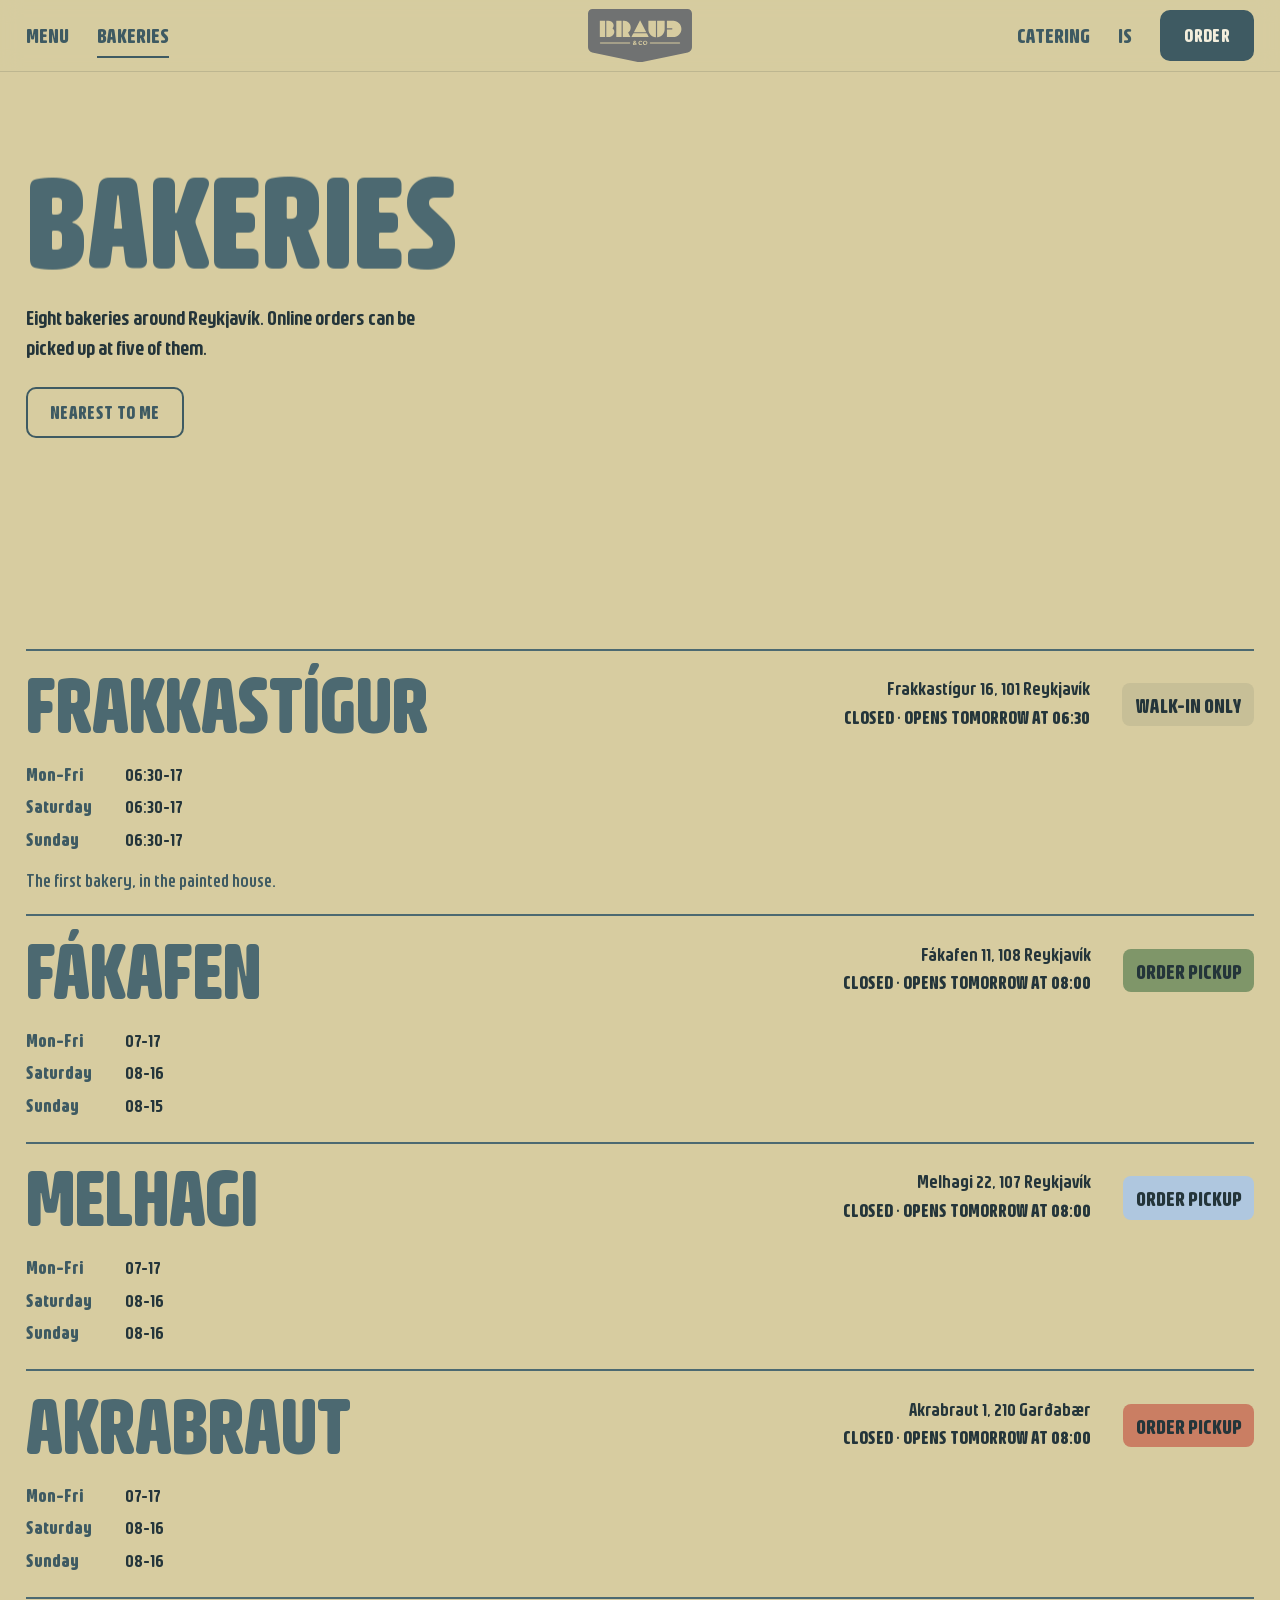
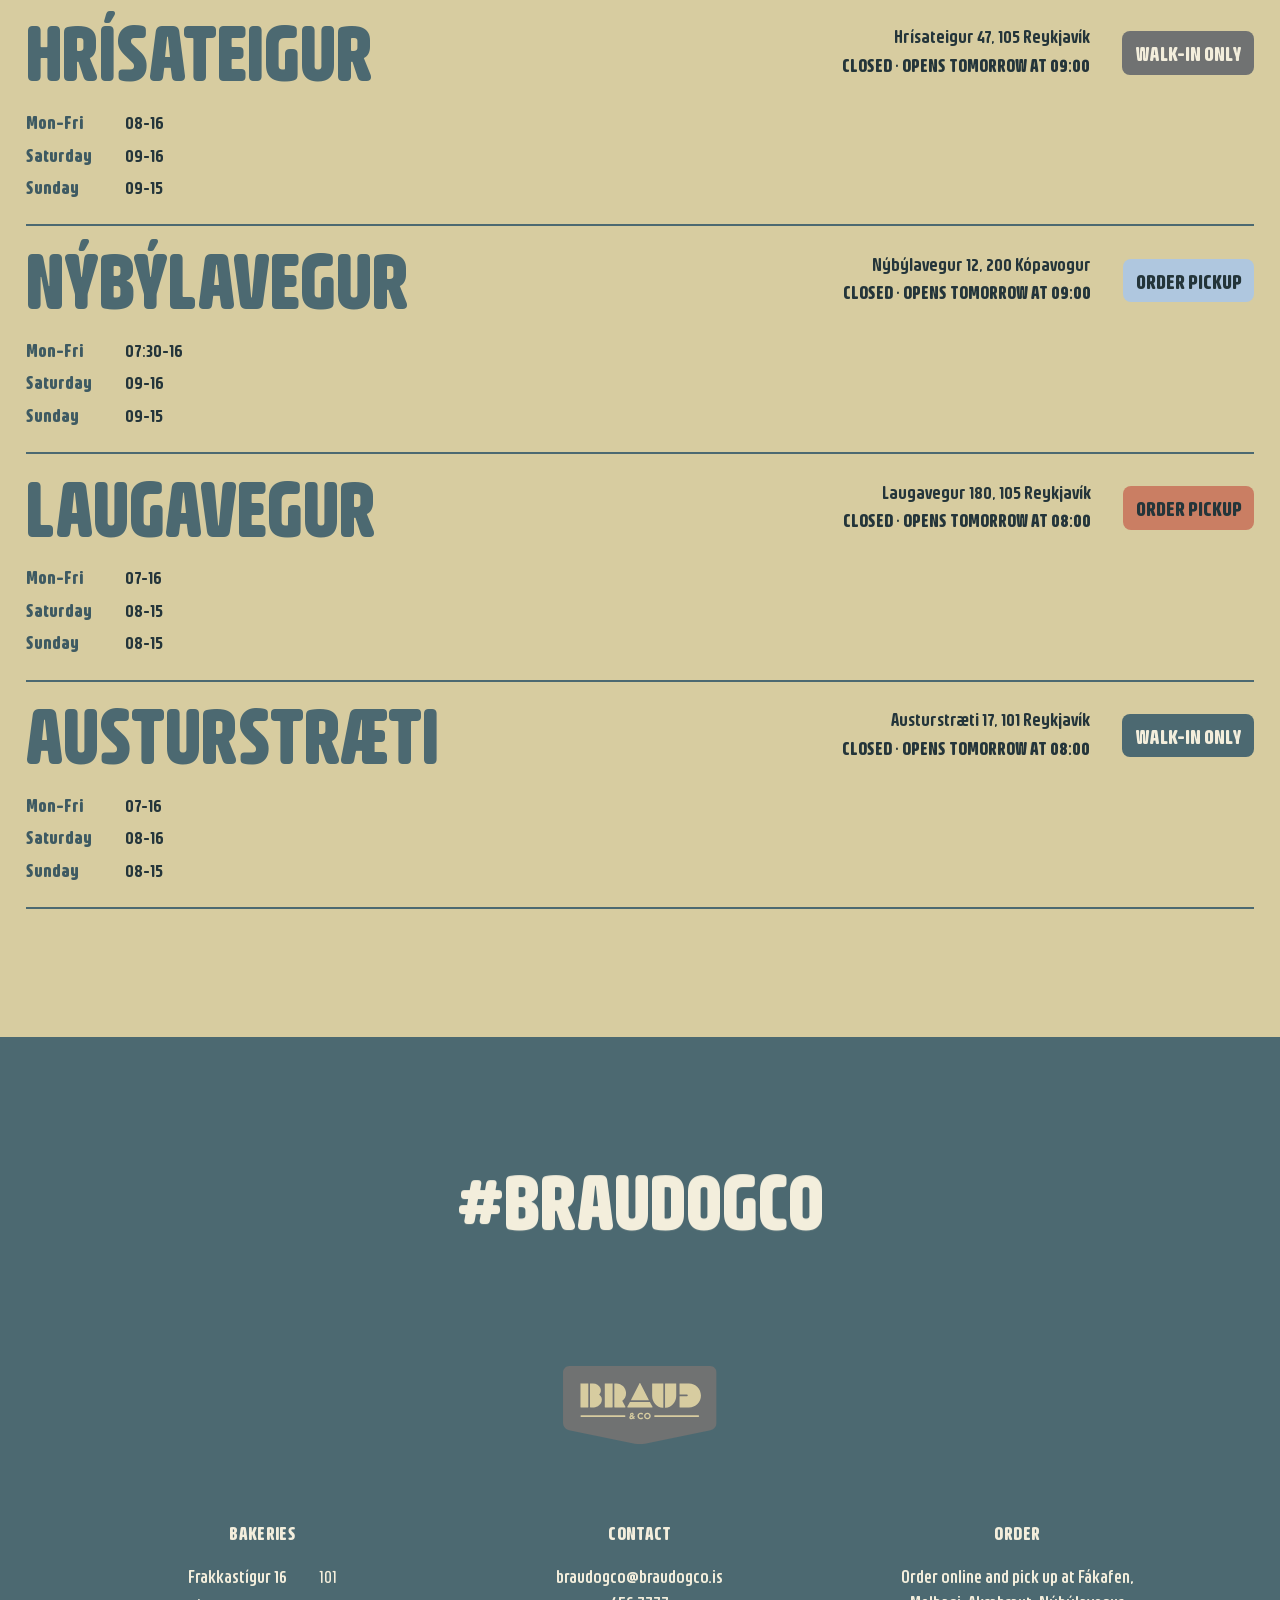
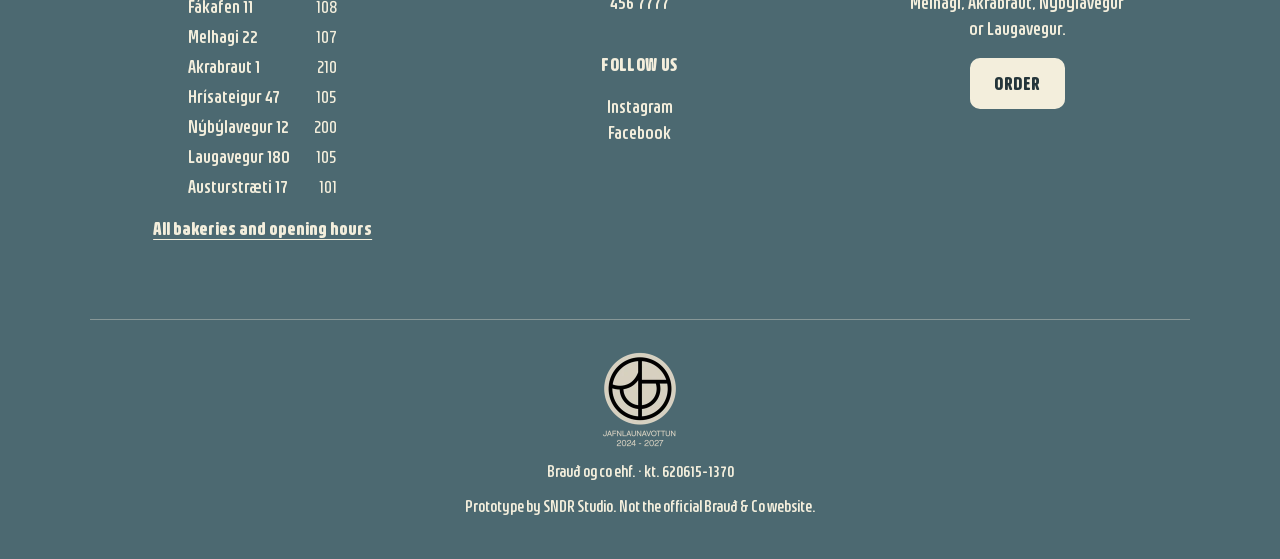
<file: en/bakeries/index.html>
<!doctype html>
<html lang="en">
<head>
<meta charset="utf-8">
<meta name="viewport" content="width=device-width, initial-scale=1">
<title>Bakeries and opening hours · Brauð &amp; Co</title>
<meta name="description" content="Eight bakeries. See what is open now and where you can pick up an order.">
<meta name="robots" content="noindex, nofollow">
<meta name="theme-color" content="#D7CCA0">
<link rel="alternate" hreflang="en" href="../../en/bakeries/">
<link rel="alternate" hreflang="is" href="../../bakariin/">
<link rel="icon" href="../../assets/favicon.svg" type="image/svg+xml">
<link rel="preload" href="../../assets/fonts/Bevellier-Variable.woff2" as="font" type="font/woff2" crossorigin>
<link rel="stylesheet" href="../../css/site.css?v=2f4e6e39">
<script>document.documentElement.classList.add('js');setTimeout(function(){if(!window.BC_BOOTED)document.documentElement.classList.remove('js')},3500)</script>
<script type="application/ld+json">{"@context":"https://schema.org","@graph":[{"@type":"Bakery","name":"Brauð & Co Frakkastígur","address":{"@type":"PostalAddress","streetAddress":"Frakkastígur 16","postalCode":"101","addressLocality":"Reykjavík","addressCountry":"IS"},"geo":{"@type":"GeoCoordinates","latitude":64.1440177,"longitude":-21.9260968},"telephone":"+354 456 7777","email":"braudogco@braudogco.is","openingHoursSpecification":[{"@type":"OpeningHoursSpecification","dayOfWeek":"Sunday","opens":"06:30","closes":"17:00"},{"@type":"OpeningHoursSpecification","dayOfWeek":"Monday","opens":"06:30","closes":"17:00"},{"@type":"OpeningHoursSpecification","dayOfWeek":"Tuesday","opens":"06:30","closes":"17:00"},{"@type":"OpeningHoursSpecification","dayOfWeek":"Wednesday","opens":"06:30","closes":"17:00"},{"@type":"OpeningHoursSpecification","dayOfWeek":"Thursday","opens":"06:30","closes":"17:00"},{"@type":"OpeningHoursSpecification","dayOfWeek":"Friday","opens":"06:30","closes":"17:00"},{"@type":"OpeningHoursSpecification","dayOfWeek":"Saturday","opens":"06:30","closes":"17:00"}],"servesCuisine":"Bakery","priceRange":"$$"},{"@type":"Bakery","name":"Brauð & Co Fákafen","address":{"@type":"PostalAddress","streetAddress":"Fákafen 11","postalCode":"108","addressLocality":"Reykjavík","addressCountry":"IS"},"geo":{"@type":"GeoCoordinates","latitude":64.1295279,"longitude":-21.8642543},"telephone":"+354 456 7777","email":"braudogco@braudogco.is","openingHoursSpecification":[{"@type":"OpeningHoursSpecification","dayOfWeek":"Sunday","opens":"08:00","closes":"15:00"},{"@type":"OpeningHoursSpecification","dayOfWeek":"Monday","opens":"07:00","closes":"17:00"},{"@type":"OpeningHoursSpecification","dayOfWeek":"Tuesday","opens":"07:00","closes":"17:00"},{"@type":"OpeningHoursSpecification","dayOfWeek":"Wednesday","opens":"07:00","closes":"17:00"},{"@type":"OpeningHoursSpecification","dayOfWeek":"Thursday","opens":"07:00","closes":"17:00"},{"@type":"OpeningHoursSpecification","dayOfWeek":"Friday","opens":"07:00","closes":"17:00"},{"@type":"OpeningHoursSpecification","dayOfWeek":"Saturday","opens":"08:00","closes":"16:00"}],"servesCuisine":"Bakery","priceRange":"$$"},{"@type":"Bakery","name":"Brauð & Co Melhagi","address":{"@type":"PostalAddress","streetAddress":"Melhagi 22","postalCode":"107","addressLocality":"Reykjavík","addressCountry":"IS"},"geo":{"@type":"GeoCoordinates","latitude":64.1441027,"longitude":-21.9609549},"telephone":"+354 456 7777","email":"braudogco@braudogco.is","openingHoursSpecification":[{"@type":"OpeningHoursSpecification","dayOfWeek":"Sunday","opens":"08:00","closes":"16:00"},{"@type":"OpeningHoursSpecification","dayOfWeek":"Monday","opens":"07:00","closes":"17:00"},{"@type":"OpeningHoursSpecification","dayOfWeek":"Tuesday","opens":"07:00","closes":"17:00"},{"@type":"OpeningHoursSpecification","dayOfWeek":"Wednesday","opens":"07:00","closes":"17:00"},{"@type":"OpeningHoursSpecification","dayOfWeek":"Thursday","opens":"07:00","closes":"17:00"},{"@type":"OpeningHoursSpecification","dayOfWeek":"Friday","opens":"07:00","closes":"17:00"},{"@type":"OpeningHoursSpecification","dayOfWeek":"Saturday","opens":"08:00","closes":"16:00"}],"servesCuisine":"Bakery","priceRange":"$$"},{"@type":"Bakery","name":"Brauð & Co Akrabraut","address":{"@type":"PostalAddress","streetAddress":"Akrabraut 1","postalCode":"210","addressLocality":"Garðabær","addressCountry":"IS"},"geo":{"@type":"GeoCoordinates","latitude":64.0980961,"longitude":-21.9083824},"telephone":"+354 456 7777","email":"braudogco@braudogco.is","openingHoursSpecification":[{"@type":"OpeningHoursSpecification","dayOfWeek":"Sunday","opens":"08:00","closes":"16:00"},{"@type":"OpeningHoursSpecification","dayOfWeek":"Monday","opens":"07:00","closes":"17:00"},{"@type":"OpeningHoursSpecification","dayOfWeek":"Tuesday","opens":"07:00","closes":"17:00"},{"@type":"OpeningHoursSpecification","dayOfWeek":"Wednesday","opens":"07:00","closes":"17:00"},{"@type":"OpeningHoursSpecification","dayOfWeek":"Thursday","opens":"07:00","closes":"17:00"},{"@type":"OpeningHoursSpecification","dayOfWeek":"Friday","opens":"07:00","closes":"17:00"},{"@type":"OpeningHoursSpecification","dayOfWeek":"Saturday","opens":"08:00","closes":"16:00"}],"servesCuisine":"Bakery","priceRange":"$$"},{"@type":"Bakery","name":"Brauð & Co Hrísateigur","address":{"@type":"PostalAddress","streetAddress":"Hrísateigur 47","postalCode":"105","addressLocality":"Reykjavík","addressCountry":"IS"},"geo":{"@type":"GeoCoordinates","latitude":64.1485477,"longitude":-21.884744},"telephone":"+354 456 7777","email":"braudogco@braudogco.is","openingHoursSpecification":[{"@type":"OpeningHoursSpecification","dayOfWeek":"Sunday","opens":"09:00","closes":"15:00"},{"@type":"OpeningHoursSpecification","dayOfWeek":"Monday","opens":"08:00","closes":"16:00"},{"@type":"OpeningHoursSpecification","dayOfWeek":"Tuesday","opens":"08:00","closes":"16:00"},{"@type":"OpeningHoursSpecification","dayOfWeek":"Wednesday","opens":"08:00","closes":"16:00"},{"@type":"OpeningHoursSpecification","dayOfWeek":"Thursday","opens":"08:00","closes":"16:00"},{"@type":"OpeningHoursSpecification","dayOfWeek":"Friday","opens":"08:00","closes":"16:00"},{"@type":"OpeningHoursSpecification","dayOfWeek":"Saturday","opens":"09:00","closes":"16:00"}],"servesCuisine":"Bakery","priceRange":"$$"},{"@type":"Bakery","name":"Brauð & Co Nýbýlavegur","address":{"@type":"PostalAddress","streetAddress":"Nýbýlavegur 12","postalCode":"200","addressLocality":"Kópavogur","addressCountry":"IS"},"geo":{"@type":"GeoCoordinates","latitude":64.1141998,"longitude":-21.8940573},"telephone":"+354 456 7777","email":"braudogco@braudogco.is","openingHoursSpecification":[{"@type":"OpeningHoursSpecification","dayOfWeek":"Sunday","opens":"09:00","closes":"15:00"},{"@type":"OpeningHoursSpecification","dayOfWeek":"Monday","opens":"07:30","closes":"16:00"},{"@type":"OpeningHoursSpecification","dayOfWeek":"Tuesday","opens":"07:30","closes":"16:00"},{"@type":"OpeningHoursSpecification","dayOfWeek":"Wednesday","opens":"07:30","closes":"16:00"},{"@type":"OpeningHoursSpecification","dayOfWeek":"Thursday","opens":"07:30","closes":"16:00"},{"@type":"OpeningHoursSpecification","dayOfWeek":"Friday","opens":"07:30","closes":"16:00"},{"@type":"OpeningHoursSpecification","dayOfWeek":"Saturday","opens":"09:00","closes":"16:00"}],"servesCuisine":"Bakery","priceRange":"$$"},{"@type":"Bakery","name":"Brauð & Co Laugavegur","address":{"@type":"PostalAddress","streetAddress":"Laugavegur 180","postalCode":"105","addressLocality":"Reykjavík","addressCountry":"IS"},"geo":{"@type":"GeoCoordinates","latitude":64.1401124,"longitude":-21.895071},"telephone":"+354 456 7777","email":"braudogco@braudogco.is","openingHoursSpecification":[{"@type":"OpeningHoursSpecification","dayOfWeek":"Sunday","opens":"08:00","closes":"15:00"},{"@type":"OpeningHoursSpecification","dayOfWeek":"Monday","opens":"07:00","closes":"16:00"},{"@type":"OpeningHoursSpecification","dayOfWeek":"Tuesday","opens":"07:00","closes":"16:00"},{"@type":"OpeningHoursSpecification","dayOfWeek":"Wednesday","opens":"07:00","closes":"16:00"},{"@type":"OpeningHoursSpecification","dayOfWeek":"Thursday","opens":"07:00","closes":"16:00"},{"@type":"OpeningHoursSpecification","dayOfWeek":"Friday","opens":"07:00","closes":"16:00"},{"@type":"OpeningHoursSpecification","dayOfWeek":"Saturday","opens":"08:00","closes":"15:00"}],"servesCuisine":"Bakery","priceRange":"$$"},{"@type":"Bakery","name":"Brauð & Co Austurstræti","address":{"@type":"PostalAddress","streetAddress":"Austurstræti 17","postalCode":"101","addressLocality":"Reykjavík","addressCountry":"IS"},"geo":{"@type":"GeoCoordinates","latitude":64.1476283,"longitude":-21.9377164},"telephone":"+354 456 7777","email":"braudogco@braudogco.is","openingHoursSpecification":[{"@type":"OpeningHoursSpecification","dayOfWeek":"Sunday","opens":"08:00","closes":"15:00"},{"@type":"OpeningHoursSpecification","dayOfWeek":"Monday","opens":"07:00","closes":"16:00"},{"@type":"OpeningHoursSpecification","dayOfWeek":"Tuesday","opens":"07:00","closes":"16:00"},{"@type":"OpeningHoursSpecification","dayOfWeek":"Wednesday","opens":"07:00","closes":"16:00"},{"@type":"OpeningHoursSpecification","dayOfWeek":"Thursday","opens":"07:00","closes":"16:00"},{"@type":"OpeningHoursSpecification","dayOfWeek":"Friday","opens":"07:00","closes":"16:00"},{"@type":"OpeningHoursSpecification","dayOfWeek":"Saturday","opens":"08:00","closes":"16:00"}],"servesCuisine":"Bakery","priceRange":"$$"}]}</script>
<link rel="icon" type="image/png" sizes="32x32" href="../../icons/favicon-32.png">
<link rel="icon" type="image/png" sizes="48x48" href="../../icons/favicon-48.png">
<link rel="apple-touch-icon" sizes="180x180" href="../../icons/apple-touch-icon.png">
</head>
<body class="bc-page bc-page--bakeries" data-lang="en">
<div class="bc-root">
<a class="bc-skip" href="#main">Skip to content</a>
<div class="bc-awning" aria-hidden="true"></div>
<header class="bc-bar" data-bar>
  <nav class="bc-nav bc-nav--l" aria-label="Main"><a class="bc-nav__a" href="../../en/menu/">Menu</a><a class="bc-nav__a is-current" href="../../en/bakeries/" aria-current="page">Bakeries</a></nav>
  <a class="bc-logo" translate="no" href="../../en/" aria-label="Brauð &amp; Co home" data-logo><svg aria-hidden="true" focusable="false" width="250" height="128" viewBox="0 0 250 128" fill="none" xmlns="http://www.w3.org/2000/svg">
<g clip-path="url(#bclogo)">
<path d="M239.361 0H10.6385C4.77356 0 0 4.7745 0 10.6406V92.2481C0 97.9268 4.35463 103.286 9.91092 104.443L116.737 126.772C118.964 127.235 121.908 127.5 125.005 127.5C128.103 127.5 131.047 127.246 133.274 126.772L240.1 104.443C245.656 103.286 250.011 97.9268 250.011 92.2481V10.6406C250 4.7745 245.226 0 239.361 0Z" fill="#707272"/>
<path d="M115.436 86.735L114.257 85.5331C113.43 86.2167 112.449 86.6688 111.269 86.6688C109.318 86.6688 107.841 85.5331 107.841 83.7027C107.841 82.3905 108.546 81.4753 109.825 80.8909C109.329 80.1742 109.108 79.5457 109.108 78.8289C109.108 77.4175 110.233 76.1274 112.206 76.1274C113.948 76.1274 115.084 77.2521 115.084 78.7076C115.084 80.097 114.213 80.9019 112.934 81.3981L114.29 82.7544C114.621 82.2251 114.962 81.6297 115.282 81.0012L116.936 81.9054C116.539 82.6221 116.109 83.3829 115.591 84.0666L117.09 85.5662L115.436 86.735ZM111.038 82.2692C110.365 82.6221 110.09 83.1183 110.09 83.6255C110.09 84.3532 110.685 84.8384 111.523 84.8384C112.03 84.8384 112.526 84.6179 113 84.254L111.038 82.2692ZM112.151 77.8917C111.556 77.8917 111.159 78.3107 111.159 78.9392C111.159 79.4023 111.335 79.7441 111.754 80.2183C112.647 79.8875 113.11 79.5016 113.11 78.851C113.11 78.2335 112.724 77.8917 112.151 77.8917Z" fill="#D7CCA0"/>
<path d="M126.428 86.7021C123.418 86.7021 121.191 84.3865 121.191 81.4535V81.4204C121.191 78.5204 123.385 76.1387 126.516 76.1387C128.445 76.1387 129.592 76.7782 130.54 77.7155L129.106 79.3695C128.324 78.6527 127.519 78.2117 126.494 78.2117C124.774 78.2117 123.528 79.6451 123.528 81.3983V81.4314C123.528 83.1846 124.741 84.6401 126.494 84.6401C127.662 84.6401 128.379 84.177 129.184 83.4382L130.617 84.8827C129.558 86.0074 128.39 86.7021 126.428 86.7021Z" fill="#D7CCA0"/>
<path d="M137.364 86.7021C134.211 86.7021 131.951 84.3535 131.951 81.4535V81.4204C131.951 78.5204 134.244 76.1387 137.397 76.1387C140.55 76.1387 142.81 78.4873 142.81 81.3983V81.4314C142.81 84.3204 140.517 86.7021 137.364 86.7021ZM140.462 81.4204C140.462 79.6672 139.172 78.2117 137.364 78.2117C135.556 78.2117 134.299 79.6451 134.299 81.3983V81.4314C134.299 83.1846 135.578 84.6401 137.397 84.6401C139.205 84.6401 140.462 83.2067 140.462 81.4535V81.4204Z" fill="#D7CCA0"/>
<path d="M29.0934 28.3271C28.7186 28.3271 28.4209 28.6249 28.4209 28.9998V66.8429C28.4209 67.2178 28.7186 67.5155 29.0934 67.5155H40.5036C40.8785 67.5155 41.1761 67.2178 41.1761 66.8429V28.9998C41.1761 28.6249 40.8785 28.3271 40.5036 28.3271H29.0934Z" fill="#D7CCA0"/>
<path d="M68.682 28.3271C68.3072 28.3271 68.0095 28.6249 68.0095 28.9998V66.8429C68.0095 67.2178 68.3072 67.5155 68.682 67.5155H80.0922C80.4671 67.5155 80.7647 67.2178 80.7647 66.8429V28.9998C80.7647 28.6249 80.4671 28.3271 80.0922 28.3271H68.682Z" fill="#D7CCA0"/>
<path d="M44.6157 28.3271C44.2409 28.3271 43.9432 28.6249 43.9432 28.9998V66.8429C43.9432 67.2178 44.2409 67.5155 44.6157 67.5155H48.1546C53.8542 67.5155 60.568 64.6045 62.7067 58.1099C64.1509 53.7213 62.806 49.4761 59.1018 46.7305L58.8372 46.543L59.0577 46.3004C61.7697 43.3012 62.4201 39.3096 60.7885 35.6378C58.8151 31.1941 54.1077 28.3271 48.7829 28.3271H44.6157Z" fill="#D7CCA0"/>
<path d="M84.2043 28.3271C83.8295 28.3271 83.5318 28.6249 83.5318 28.9998V66.8429C83.5318 67.2178 83.8295 67.5155 84.2043 67.5155H101.005C101.369 67.5155 101.678 67.2178 101.678 66.8429C101.678 66.7216 101.645 66.6003 101.579 66.5011L96.3863 56.7757L96.5847 56.6213C100.443 53.6221 102.659 49.1012 102.659 44.2054C102.659 35.4503 95.5374 28.3271 86.784 28.3271H84.2043Z" fill="#D7CCA0"/>
<path d="M162.544 68.133H162.566C162.951 68.1771 163.304 67.8684 163.304 67.4824V28.9998C163.304 28.6249 163.007 28.3271 162.632 28.3271H145.798C145.423 28.3271 145.125 28.6249 145.125 28.9998V48.6932C145.147 58.6832 152.622 67.0414 162.544 68.133Z" fill="#D7CCA0"/>
<path d="M166.093 67.4824C166.104 67.8463 166.402 68.133 166.766 68.133C166.788 68.133 166.821 68.133 166.843 68.133H166.876C176.809 67.0303 184.284 58.6722 184.284 48.6822V28.9998C184.284 28.6249 183.986 28.3271 183.611 28.3271H166.777C166.402 28.3271 166.104 28.6249 166.104 28.9998V67.4383V67.4493L166.093 67.4824Z" fill="#D7CCA0"/>
<path d="M190.402 49.3104C190.027 49.3104 189.73 49.6081 189.73 49.983V66.8536C189.73 67.2285 190.027 67.5263 190.402 67.5263H205.009C215.791 67.5263 224.567 58.7491 224.567 47.9651C224.567 37.1481 215.791 28.3379 205.009 28.3379H190.402C190.027 28.3379 189.73 28.6356 189.73 29.0105V45.8811C189.73 46.256 190.027 46.5538 190.402 46.5538H201.812C202.507 46.5538 203.069 47.1161 203.069 47.8108V48.0754C203.069 48.7701 202.507 49.3324 201.812 49.3324H190.402V49.3104Z" fill="#D7CCA0"/>
<path d="M125.193 27.6436C124.917 27.6436 124.686 27.809 124.576 28.0515L110.63 55.3202C110.564 55.4525 110.552 55.5738 110.597 55.64C110.641 55.7061 110.751 55.7502 110.894 55.7502H139.48C139.624 55.7502 139.734 55.7061 139.778 55.64C139.822 55.5738 139.811 55.4525 139.745 55.3202L125.81 28.0736C125.7 27.809 125.457 27.6436 125.193 27.6436Z" fill="#D7CCA0"/>
<path d="M110.31 58.5288C109.494 58.5288 109.252 58.6391 109.075 58.7493C108.91 58.8486 108.546 59.3007 108.304 59.7417L104.699 66.512C104.643 66.6113 104.61 66.7326 104.61 66.8428C104.61 67.2067 104.908 67.5154 105.283 67.5154H145.103C145.467 67.5154 145.775 67.2177 145.775 66.8428C145.775 66.7326 145.742 66.6223 145.687 66.5231L142.082 59.7417C141.84 59.3007 141.476 58.8486 141.311 58.7493C141.134 58.6501 140.892 58.5288 140.076 58.5288H110.31Z" fill="#D7CCA0"/>
<path d="M100.355 80.2622H29.6777C28.9831 80.2622 28.4209 80.8245 28.4209 81.519V81.7836C28.4209 82.4781 28.9831 83.0404 29.6777 83.0404H100.355C101.05 83.0404 101.612 82.4781 101.612 81.7836V81.519C101.601 80.8245 101.039 80.2622 100.355 80.2622Z" fill="#D7CCA0"/>
<path d="M220.322 80.2622H149.645C148.951 80.2622 148.388 80.8245 148.388 81.519V81.7836C148.388 82.4781 148.951 83.0404 149.645 83.0404H220.322C221.017 83.0404 221.579 82.4781 221.579 81.7836V81.519C221.579 80.8245 221.017 80.2622 220.322 80.2622Z" fill="#D7CCA0"/>
</g>
<defs>
<clipPath id="bclogo">
<rect width="250" height="127.5" fill="white"/>
</clipPath>
</defs>
</svg>
</a>
  <div class="bc-nav bc-nav--r"><a class="bc-nav__a" href="../../en/catering/">Catering</a><a class="bc-nav__a bc-lang" href="../../bakariin/" hreflang="is" lang="is" aria-label="Íslenska">IS</a>
    <a class="bc-btn bc-btn--order" href="https://braudogco.is/vefverslun">Order</a>
    <button class="bc-burger" type="button" aria-expanded="false" aria-controls="bc-panel" data-burger><span class="bc-sr">Open menu</span><i></i><i></i></button>
  </div>
</header>
<div class="bc-panel" id="bc-panel" hidden data-panel>
  <nav aria-label="Menu">
    <a href="../../en/" data-home style="--n:0"><span>Home</span></a><a href="../../en/menu/" style="--n:1"><span>Menu</span></a><a href="../../en/bakeries/" style="--n:2" aria-current="page"><span>Bakeries</span></a><a href="../../en/catering/" style="--n:3"><span>Catering</span></a>
  </nav>
  <div class="bc-panel__foot"><a class="bc-btn" href="https://braudogco.is/vefverslun">Order</a><a class="bc-panel__lang" href="../../bakariin/" hreflang="is" lang="is">Íslenska</a></div>
</div>
<main id="main">

<section class="bc-phead bc-sheet">
  <h1 class="bc-title fs-240 bc-title--slate" aria-label="Bakeries"><span class="bc-st bc-line" style="--d:0" data-st aria-hidden="true"><span class="bc-sr">Bakeries</span><span aria-hidden="true"><span class="bc-w"><span class="bc-c" style="--i:0">B</span><span class="bc-c" style="--i:1">a</span><span class="bc-c" style="--i:2">k</span><span class="bc-c" style="--i:3">e</span><span class="bc-c" style="--i:4">r</span><span class="bc-c" style="--i:5">i</span><span class="bc-c" style="--i:6">e</span><span class="bc-c" style="--i:7">s</span></span></span></span></h1>
  <p class="bc-phead__p">Eight bakeries around Reykjavík. Online orders can be picked up at five of them.</p>
  <button type="button" class="bc-btn bc-btn--ghost" data-near>Nearest to me</button>
  <p class="bc-bakeries__msg" aria-live="polite" data-near-msg></p>
</section>
<section class="bc-bakeries bc-bakeries--full bc-sheet" data-bakeries aria-label="Bakeries">
  <ol class="bc-rows" data-rows>
    <li class="bc-row" id="frakkastigur" data-bakery="frakkastigur" data-lat="64.1440177" data-lng="-21.9260968" data-hours='[["06:30","17:00"],["06:30","17:00"],["06:30","17:00"],["06:30","17:00"],["06:30","17:00"],["06:30","17:00"],["06:30","17:00"]]' style="--chip:#C7BF97;--chip-ink:#24353A">
      <a class="bc-row__a" href="https://www.google.com/maps/search/?api=1&query=Brau%C3%B0%20%26%20Co%20Frakkast%C3%ADgur%2016%2C%20101%20Reykjav%C3%ADk" rel="noopener">
        <span class="bc-row__name" translate="no">Frakkastígur</span>
        <span class="bc-row__meta"><span class="bc-row__addr" translate="no">Frakkastígur 16, 101 Reykjavík</span><span class="bc-row__state" data-state>&nbsp;</span><span class="bc-row__dist" data-dist></span></span>
        <span class="bc-row__chip">Walk-in only</span>
        <img class="bc-row__ph" src="../../assets/img/loc-frakkastigur.webp" alt="" loading="lazy" width="463" height="463">
      </a>
      <table class="bc-hours"><caption class="bc-sr">Opening hours, Frakkastígur</caption><tbody><tr><th scope="row">Mon-Fri</th><td>06:30-17</td></tr><tr><th scope="row">Saturday</th><td>06:30-17</td></tr><tr><th scope="row">Sunday</th><td>06:30-17</td></tr></tbody></table>
      <p class="bc-row__note">The first bakery, in the painted house.</p>
    </li><li class="bc-row" id="fakafen" data-bakery="fakafen" data-lat="64.1295279" data-lng="-21.8642543" data-hours='[["08:00","15:00"],["07:00","17:00"],["07:00","17:00"],["07:00","17:00"],["07:00","17:00"],["07:00","17:00"],["08:00","16:00"]]' style="--chip:#7F9669;--chip-ink:#24353A">
      <a class="bc-row__a" href="https://www.google.com/maps/search/?api=1&query=Brau%C3%B0%20%26%20Co%20F%C3%A1kafen%2011%2C%20108%20Reykjav%C3%ADk" rel="noopener">
        <span class="bc-row__name" translate="no">Fákafen</span>
        <span class="bc-row__meta"><span class="bc-row__addr" translate="no">Fákafen 11, 108 Reykjavík</span><span class="bc-row__state" data-state>&nbsp;</span><span class="bc-row__dist" data-dist></span></span>
        <span class="bc-row__chip">Order pickup</span>
        <img class="bc-row__ph" src="../../assets/img/loc-fakafen.webp" alt="" loading="lazy" width="463" height="463">
      </a>
      <table class="bc-hours"><caption class="bc-sr">Opening hours, Fákafen</caption><tbody><tr><th scope="row">Mon-Fri</th><td>07-17</td></tr><tr><th scope="row">Saturday</th><td>08-16</td></tr><tr><th scope="row">Sunday</th><td>08-15</td></tr></tbody></table>
      
    </li><li class="bc-row" id="melhagi" data-bakery="melhagi" data-lat="64.1441027" data-lng="-21.9609549" data-hours='[["08:00","16:00"],["07:00","17:00"],["07:00","17:00"],["07:00","17:00"],["07:00","17:00"],["07:00","17:00"],["08:00","16:00"]]' style="--chip:#AFC7DF;--chip-ink:#24353A">
      <a class="bc-row__a" href="https://www.google.com/maps/search/?api=1&query=Brau%C3%B0%20%26%20Co%20Melhagi%2022%2C%20107%20Reykjav%C3%ADk" rel="noopener">
        <span class="bc-row__name" translate="no">Melhagi</span>
        <span class="bc-row__meta"><span class="bc-row__addr" translate="no">Melhagi 22, 107 Reykjavík</span><span class="bc-row__state" data-state>&nbsp;</span><span class="bc-row__dist" data-dist></span></span>
        <span class="bc-row__chip">Order pickup</span>
        <img class="bc-row__ph" src="../../assets/img/loc-melhagi.webp" alt="" loading="lazy" width="463" height="463">
      </a>
      <table class="bc-hours"><caption class="bc-sr">Opening hours, Melhagi</caption><tbody><tr><th scope="row">Mon-Fri</th><td>07-17</td></tr><tr><th scope="row">Saturday</th><td>08-16</td></tr><tr><th scope="row">Sunday</th><td>08-16</td></tr></tbody></table>
      
    </li><li class="bc-row" id="akrabraut" data-bakery="akrabraut" data-lat="64.0980961" data-lng="-21.9083824" data-hours='[["08:00","16:00"],["07:00","17:00"],["07:00","17:00"],["07:00","17:00"],["07:00","17:00"],["07:00","17:00"],["08:00","16:00"]]' style="--chip:#CA7E63;--chip-ink:#24353A">
      <a class="bc-row__a" href="https://www.google.com/maps/search/?api=1&query=Brau%C3%B0%20%26%20Co%20Akrabraut%201%2C%20210%20Gar%C3%B0ab%C3%A6r" rel="noopener">
        <span class="bc-row__name" translate="no">Akrabraut</span>
        <span class="bc-row__meta"><span class="bc-row__addr" translate="no">Akrabraut 1, 210 Garðabær</span><span class="bc-row__state" data-state>&nbsp;</span><span class="bc-row__dist" data-dist></span></span>
        <span class="bc-row__chip">Order pickup</span>
        <img class="bc-row__ph" src="../../assets/img/loc-akrabraut.webp" alt="" loading="lazy" width="463" height="463">
      </a>
      <table class="bc-hours"><caption class="bc-sr">Opening hours, Akrabraut</caption><tbody><tr><th scope="row">Mon-Fri</th><td>07-17</td></tr><tr><th scope="row">Saturday</th><td>08-16</td></tr><tr><th scope="row">Sunday</th><td>08-16</td></tr></tbody></table>
      
    </li><li class="bc-row" id="hrisateigur" data-bakery="hrisateigur" data-lat="64.1485477" data-lng="-21.884744" data-hours='[["09:00","15:00"],["08:00","16:00"],["08:00","16:00"],["08:00","16:00"],["08:00","16:00"],["08:00","16:00"],["09:00","16:00"]]' style="--chip:#707272;--chip-ink:#F3EEDC">
      <a class="bc-row__a" href="https://www.google.com/maps/search/?api=1&query=Brau%C3%B0%20%26%20Co%20Hr%C3%ADsateigur%2047%2C%20105%20Reykjav%C3%ADk" rel="noopener">
        <span class="bc-row__name" translate="no">Hrísateigur</span>
        <span class="bc-row__meta"><span class="bc-row__addr" translate="no">Hrísateigur 47, 105 Reykjavík</span><span class="bc-row__state" data-state>&nbsp;</span><span class="bc-row__dist" data-dist></span></span>
        <span class="bc-row__chip">Walk-in only</span>
        <img class="bc-row__ph" src="../../assets/img/loc-hrisateigur.webp" alt="" loading="lazy" width="463" height="463">
      </a>
      <table class="bc-hours"><caption class="bc-sr">Opening hours, Hrísateigur</caption><tbody><tr><th scope="row">Mon-Fri</th><td>08-16</td></tr><tr><th scope="row">Saturday</th><td>09-16</td></tr><tr><th scope="row">Sunday</th><td>09-15</td></tr></tbody></table>
      
    </li><li class="bc-row" id="nybylavegur" data-bakery="nybylavegur" data-lat="64.1141998" data-lng="-21.8940573" data-hours='[["09:00","15:00"],["07:30","16:00"],["07:30","16:00"],["07:30","16:00"],["07:30","16:00"],["07:30","16:00"],["09:00","16:00"]]' style="--chip:#AFC7DF;--chip-ink:#24353A">
      <a class="bc-row__a" href="https://www.google.com/maps/search/?api=1&query=Brau%C3%B0%20%26%20Co%20N%C3%BDb%C3%BDlavegur%2012%2C%20200%20K%C3%B3pavogur" rel="noopener">
        <span class="bc-row__name" translate="no">Nýbýlavegur</span>
        <span class="bc-row__meta"><span class="bc-row__addr" translate="no">Nýbýlavegur 12, 200 Kópavogur</span><span class="bc-row__state" data-state>&nbsp;</span><span class="bc-row__dist" data-dist></span></span>
        <span class="bc-row__chip">Order pickup</span>
        <img class="bc-row__ph" src="../../assets/img/loc-nybylavegur.webp" alt="" loading="lazy" width="463" height="463">
      </a>
      <table class="bc-hours"><caption class="bc-sr">Opening hours, Nýbýlavegur</caption><tbody><tr><th scope="row">Mon-Fri</th><td>07:30-16</td></tr><tr><th scope="row">Saturday</th><td>09-16</td></tr><tr><th scope="row">Sunday</th><td>09-15</td></tr></tbody></table>
      
    </li><li class="bc-row" id="laugavegur" data-bakery="laugavegur" data-lat="64.1401124" data-lng="-21.895071" data-hours='[["08:00","15:00"],["07:00","16:00"],["07:00","16:00"],["07:00","16:00"],["07:00","16:00"],["07:00","16:00"],["08:00","15:00"]]' style="--chip:#CA7E63;--chip-ink:#24353A">
      <a class="bc-row__a" href="https://www.google.com/maps/search/?api=1&query=Brau%C3%B0%20%26%20Co%20Laugavegur%20180%2C%20105%20Reykjav%C3%ADk" rel="noopener">
        <span class="bc-row__name" translate="no">Laugavegur</span>
        <span class="bc-row__meta"><span class="bc-row__addr" translate="no">Laugavegur 180, 105 Reykjavík</span><span class="bc-row__state" data-state>&nbsp;</span><span class="bc-row__dist" data-dist></span></span>
        <span class="bc-row__chip">Order pickup</span>
        <img class="bc-row__ph" src="../../assets/img/loc-laugavegur.webp" alt="" loading="lazy" width="463" height="463">
      </a>
      <table class="bc-hours"><caption class="bc-sr">Opening hours, Laugavegur</caption><tbody><tr><th scope="row">Mon-Fri</th><td>07-16</td></tr><tr><th scope="row">Saturday</th><td>08-15</td></tr><tr><th scope="row">Sunday</th><td>08-15</td></tr></tbody></table>
      
    </li><li class="bc-row" id="austurstraeti" data-bakery="austurstraeti" data-lat="64.1476283" data-lng="-21.9377164" data-hours='[["08:00","15:00"],["07:00","16:00"],["07:00","16:00"],["07:00","16:00"],["07:00","16:00"],["07:00","16:00"],["08:00","16:00"]]' style="--chip:#4C6971;--chip-ink:#F3EEDC">
      <a class="bc-row__a" href="https://www.google.com/maps/search/?api=1&query=Brau%C3%B0%20%26%20Co%20Austurstr%C3%A6ti%2017%2C%20101%20Reykjav%C3%ADk" rel="noopener">
        <span class="bc-row__name" translate="no">Austurstræti</span>
        <span class="bc-row__meta"><span class="bc-row__addr" translate="no">Austurstræti 17, 101 Reykjavík</span><span class="bc-row__state" data-state>&nbsp;</span><span class="bc-row__dist" data-dist></span></span>
        <span class="bc-row__chip">Walk-in only</span>
        
      </a>
      <table class="bc-hours"><caption class="bc-sr">Opening hours, Austurstræti</caption><tbody><tr><th scope="row">Mon-Fri</th><td>07-16</td></tr><tr><th scope="row">Saturday</th><td>08-16</td></tr><tr><th scope="row">Sunday</th><td>08-15</td></tr></tbody></table>
      
    </li>
  </ol>
</section>
</main>
<footer class="bc-foot">
  <div class="bc-foot__tag"><p class="bc-st fs-110" style="--d:0" data-st><span class="bc-sr">#braudogco</span><span aria-hidden="true"><span class="bc-w"><span class="bc-c" style="--i:0">#</span><span class="bc-c" style="--i:1">b</span><span class="bc-c" style="--i:2">r</span><span class="bc-c" style="--i:3">a</span><span class="bc-c" style="--i:4">u</span><span class="bc-c" style="--i:5">d</span><span class="bc-c" style="--i:6">o</span><span class="bc-c" style="--i:7">g</span><span class="bc-c" style="--i:8">c</span><span class="bc-c" style="--i:9">o</span></span></span></p></div>
  <div class="bc-foot__logo"><svg aria-hidden="true" focusable="false" width="250" height="128" viewBox="0 0 250 128" fill="none" xmlns="http://www.w3.org/2000/svg">
<g clip-path="url(#bclogo)">
<path d="M239.361 0H10.6385C4.77356 0 0 4.7745 0 10.6406V92.2481C0 97.9268 4.35463 103.286 9.91092 104.443L116.737 126.772C118.964 127.235 121.908 127.5 125.005 127.5C128.103 127.5 131.047 127.246 133.274 126.772L240.1 104.443C245.656 103.286 250.011 97.9268 250.011 92.2481V10.6406C250 4.7745 245.226 0 239.361 0Z" fill="#707272"/>
<path d="M115.436 86.735L114.257 85.5331C113.43 86.2167 112.449 86.6688 111.269 86.6688C109.318 86.6688 107.841 85.5331 107.841 83.7027C107.841 82.3905 108.546 81.4753 109.825 80.8909C109.329 80.1742 109.108 79.5457 109.108 78.8289C109.108 77.4175 110.233 76.1274 112.206 76.1274C113.948 76.1274 115.084 77.2521 115.084 78.7076C115.084 80.097 114.213 80.9019 112.934 81.3981L114.29 82.7544C114.621 82.2251 114.962 81.6297 115.282 81.0012L116.936 81.9054C116.539 82.6221 116.109 83.3829 115.591 84.0666L117.09 85.5662L115.436 86.735ZM111.038 82.2692C110.365 82.6221 110.09 83.1183 110.09 83.6255C110.09 84.3532 110.685 84.8384 111.523 84.8384C112.03 84.8384 112.526 84.6179 113 84.254L111.038 82.2692ZM112.151 77.8917C111.556 77.8917 111.159 78.3107 111.159 78.9392C111.159 79.4023 111.335 79.7441 111.754 80.2183C112.647 79.8875 113.11 79.5016 113.11 78.851C113.11 78.2335 112.724 77.8917 112.151 77.8917Z" fill="#D7CCA0"/>
<path d="M126.428 86.7021C123.418 86.7021 121.191 84.3865 121.191 81.4535V81.4204C121.191 78.5204 123.385 76.1387 126.516 76.1387C128.445 76.1387 129.592 76.7782 130.54 77.7155L129.106 79.3695C128.324 78.6527 127.519 78.2117 126.494 78.2117C124.774 78.2117 123.528 79.6451 123.528 81.3983V81.4314C123.528 83.1846 124.741 84.6401 126.494 84.6401C127.662 84.6401 128.379 84.177 129.184 83.4382L130.617 84.8827C129.558 86.0074 128.39 86.7021 126.428 86.7021Z" fill="#D7CCA0"/>
<path d="M137.364 86.7021C134.211 86.7021 131.951 84.3535 131.951 81.4535V81.4204C131.951 78.5204 134.244 76.1387 137.397 76.1387C140.55 76.1387 142.81 78.4873 142.81 81.3983V81.4314C142.81 84.3204 140.517 86.7021 137.364 86.7021ZM140.462 81.4204C140.462 79.6672 139.172 78.2117 137.364 78.2117C135.556 78.2117 134.299 79.6451 134.299 81.3983V81.4314C134.299 83.1846 135.578 84.6401 137.397 84.6401C139.205 84.6401 140.462 83.2067 140.462 81.4535V81.4204Z" fill="#D7CCA0"/>
<path d="M29.0934 28.3271C28.7186 28.3271 28.4209 28.6249 28.4209 28.9998V66.8429C28.4209 67.2178 28.7186 67.5155 29.0934 67.5155H40.5036C40.8785 67.5155 41.1761 67.2178 41.1761 66.8429V28.9998C41.1761 28.6249 40.8785 28.3271 40.5036 28.3271H29.0934Z" fill="#D7CCA0"/>
<path d="M68.682 28.3271C68.3072 28.3271 68.0095 28.6249 68.0095 28.9998V66.8429C68.0095 67.2178 68.3072 67.5155 68.682 67.5155H80.0922C80.4671 67.5155 80.7647 67.2178 80.7647 66.8429V28.9998C80.7647 28.6249 80.4671 28.3271 80.0922 28.3271H68.682Z" fill="#D7CCA0"/>
<path d="M44.6157 28.3271C44.2409 28.3271 43.9432 28.6249 43.9432 28.9998V66.8429C43.9432 67.2178 44.2409 67.5155 44.6157 67.5155H48.1546C53.8542 67.5155 60.568 64.6045 62.7067 58.1099C64.1509 53.7213 62.806 49.4761 59.1018 46.7305L58.8372 46.543L59.0577 46.3004C61.7697 43.3012 62.4201 39.3096 60.7885 35.6378C58.8151 31.1941 54.1077 28.3271 48.7829 28.3271H44.6157Z" fill="#D7CCA0"/>
<path d="M84.2043 28.3271C83.8295 28.3271 83.5318 28.6249 83.5318 28.9998V66.8429C83.5318 67.2178 83.8295 67.5155 84.2043 67.5155H101.005C101.369 67.5155 101.678 67.2178 101.678 66.8429C101.678 66.7216 101.645 66.6003 101.579 66.5011L96.3863 56.7757L96.5847 56.6213C100.443 53.6221 102.659 49.1012 102.659 44.2054C102.659 35.4503 95.5374 28.3271 86.784 28.3271H84.2043Z" fill="#D7CCA0"/>
<path d="M162.544 68.133H162.566C162.951 68.1771 163.304 67.8684 163.304 67.4824V28.9998C163.304 28.6249 163.007 28.3271 162.632 28.3271H145.798C145.423 28.3271 145.125 28.6249 145.125 28.9998V48.6932C145.147 58.6832 152.622 67.0414 162.544 68.133Z" fill="#D7CCA0"/>
<path d="M166.093 67.4824C166.104 67.8463 166.402 68.133 166.766 68.133C166.788 68.133 166.821 68.133 166.843 68.133H166.876C176.809 67.0303 184.284 58.6722 184.284 48.6822V28.9998C184.284 28.6249 183.986 28.3271 183.611 28.3271H166.777C166.402 28.3271 166.104 28.6249 166.104 28.9998V67.4383V67.4493L166.093 67.4824Z" fill="#D7CCA0"/>
<path d="M190.402 49.3104C190.027 49.3104 189.73 49.6081 189.73 49.983V66.8536C189.73 67.2285 190.027 67.5263 190.402 67.5263H205.009C215.791 67.5263 224.567 58.7491 224.567 47.9651C224.567 37.1481 215.791 28.3379 205.009 28.3379H190.402C190.027 28.3379 189.73 28.6356 189.73 29.0105V45.8811C189.73 46.256 190.027 46.5538 190.402 46.5538H201.812C202.507 46.5538 203.069 47.1161 203.069 47.8108V48.0754C203.069 48.7701 202.507 49.3324 201.812 49.3324H190.402V49.3104Z" fill="#D7CCA0"/>
<path d="M125.193 27.6436C124.917 27.6436 124.686 27.809 124.576 28.0515L110.63 55.3202C110.564 55.4525 110.552 55.5738 110.597 55.64C110.641 55.7061 110.751 55.7502 110.894 55.7502H139.48C139.624 55.7502 139.734 55.7061 139.778 55.64C139.822 55.5738 139.811 55.4525 139.745 55.3202L125.81 28.0736C125.7 27.809 125.457 27.6436 125.193 27.6436Z" fill="#D7CCA0"/>
<path d="M110.31 58.5288C109.494 58.5288 109.252 58.6391 109.075 58.7493C108.91 58.8486 108.546 59.3007 108.304 59.7417L104.699 66.512C104.643 66.6113 104.61 66.7326 104.61 66.8428C104.61 67.2067 104.908 67.5154 105.283 67.5154H145.103C145.467 67.5154 145.775 67.2177 145.775 66.8428C145.775 66.7326 145.742 66.6223 145.687 66.5231L142.082 59.7417C141.84 59.3007 141.476 58.8486 141.311 58.7493C141.134 58.6501 140.892 58.5288 140.076 58.5288H110.31Z" fill="#D7CCA0"/>
<path d="M100.355 80.2622H29.6777C28.9831 80.2622 28.4209 80.8245 28.4209 81.519V81.7836C28.4209 82.4781 28.9831 83.0404 29.6777 83.0404H100.355C101.05 83.0404 101.612 82.4781 101.612 81.7836V81.519C101.601 80.8245 101.039 80.2622 100.355 80.2622Z" fill="#D7CCA0"/>
<path d="M220.322 80.2622H149.645C148.951 80.2622 148.388 80.8245 148.388 81.519V81.7836C148.388 82.4781 148.951 83.0404 149.645 83.0404H220.322C221.017 83.0404 221.579 82.4781 221.579 81.7836V81.519C221.579 80.8245 221.017 80.2622 220.322 80.2622Z" fill="#D7CCA0"/>
</g>
<defs>
<clipPath id="bclogo">
<rect width="250" height="127.5" fill="white"/>
</clipPath>
</defs>
</svg>
</div>
  <div class="bc-foot__grid">
    <div class="bc-foot__col"><h2 class="bc-foot__h">Bakeries</h2><ul class="bc-foot__list"><li><a href="../../en/bakeries/#frakkastigur" translate="no">Frakkastígur 16</a> <span>101</span></li><li><a href="../../en/bakeries/#fakafen" translate="no">Fákafen 11</a> <span>108</span></li><li><a href="../../en/bakeries/#melhagi" translate="no">Melhagi 22</a> <span>107</span></li><li><a href="../../en/bakeries/#akrabraut" translate="no">Akrabraut 1</a> <span>210</span></li><li><a href="../../en/bakeries/#hrisateigur" translate="no">Hrísateigur 47</a> <span>105</span></li><li><a href="../../en/bakeries/#nybylavegur" translate="no">Nýbýlavegur 12</a> <span>200</span></li><li><a href="../../en/bakeries/#laugavegur" translate="no">Laugavegur 180</a> <span>105</span></li><li><a href="../../en/bakeries/#austurstraeti" translate="no">Austurstræti 17</a> <span>101</span></li></ul>
      <a class="bc-link" href="../../en/bakeries/">All bakeries and opening hours</a></div>
    <div class="bc-foot__col"><h2 class="bc-foot__h">Contact</h2><p><a href="mailto:braudogco@braudogco.is">braudogco@braudogco.is</a><br><a href="tel:+3544567777">456 7777</a></p>
      <h2 class="bc-foot__h">Follow us</h2><p><a href="https://www.instagram.com/braudogco/" rel="noopener">Instagram</a><br><a href="https://www.facebook.com/braudogco" rel="noopener">Facebook</a></p></div>
    <div class="bc-foot__col"><h2 class="bc-foot__h">Order</h2><p>Order online and pick up at Fákafen, Melhagi, Akrabraut, Nýbýlavegur or Laugavegur.</p><a class="bc-btn bc-btn--paper" href="https://braudogco.is/vefverslun">Order</a></div>
  </div>
  <div class="bc-foot__legal"><img src="../../assets/img/jafnlaunavottun.webp" width="96" height="96" alt="Equal pay certified 2024-2027" loading="lazy"><p>Brauð og co ehf. · kt. 620615-1370</p><p class="bc-foot__credit">Prototype by <a href="https://sndrstudio.is" rel="noopener">SNDR Studio</a>. Not the official Brauð & Co website.</p></div>
</footer>
</div>
<script>window.BC_LANG="en";window.BC_ROOT="../../";</script>
<script src="../../assets/vendor/gsap.min.js" defer></script>
<script src="../../assets/vendor/ScrollTrigger.min.js" defer></script>
<script src="../../assets/vendor/lenis.min.js" defer></script>
<script type="module" src="../../js/site.js?v=df84309c"></script>

</body>
</html>
</file>
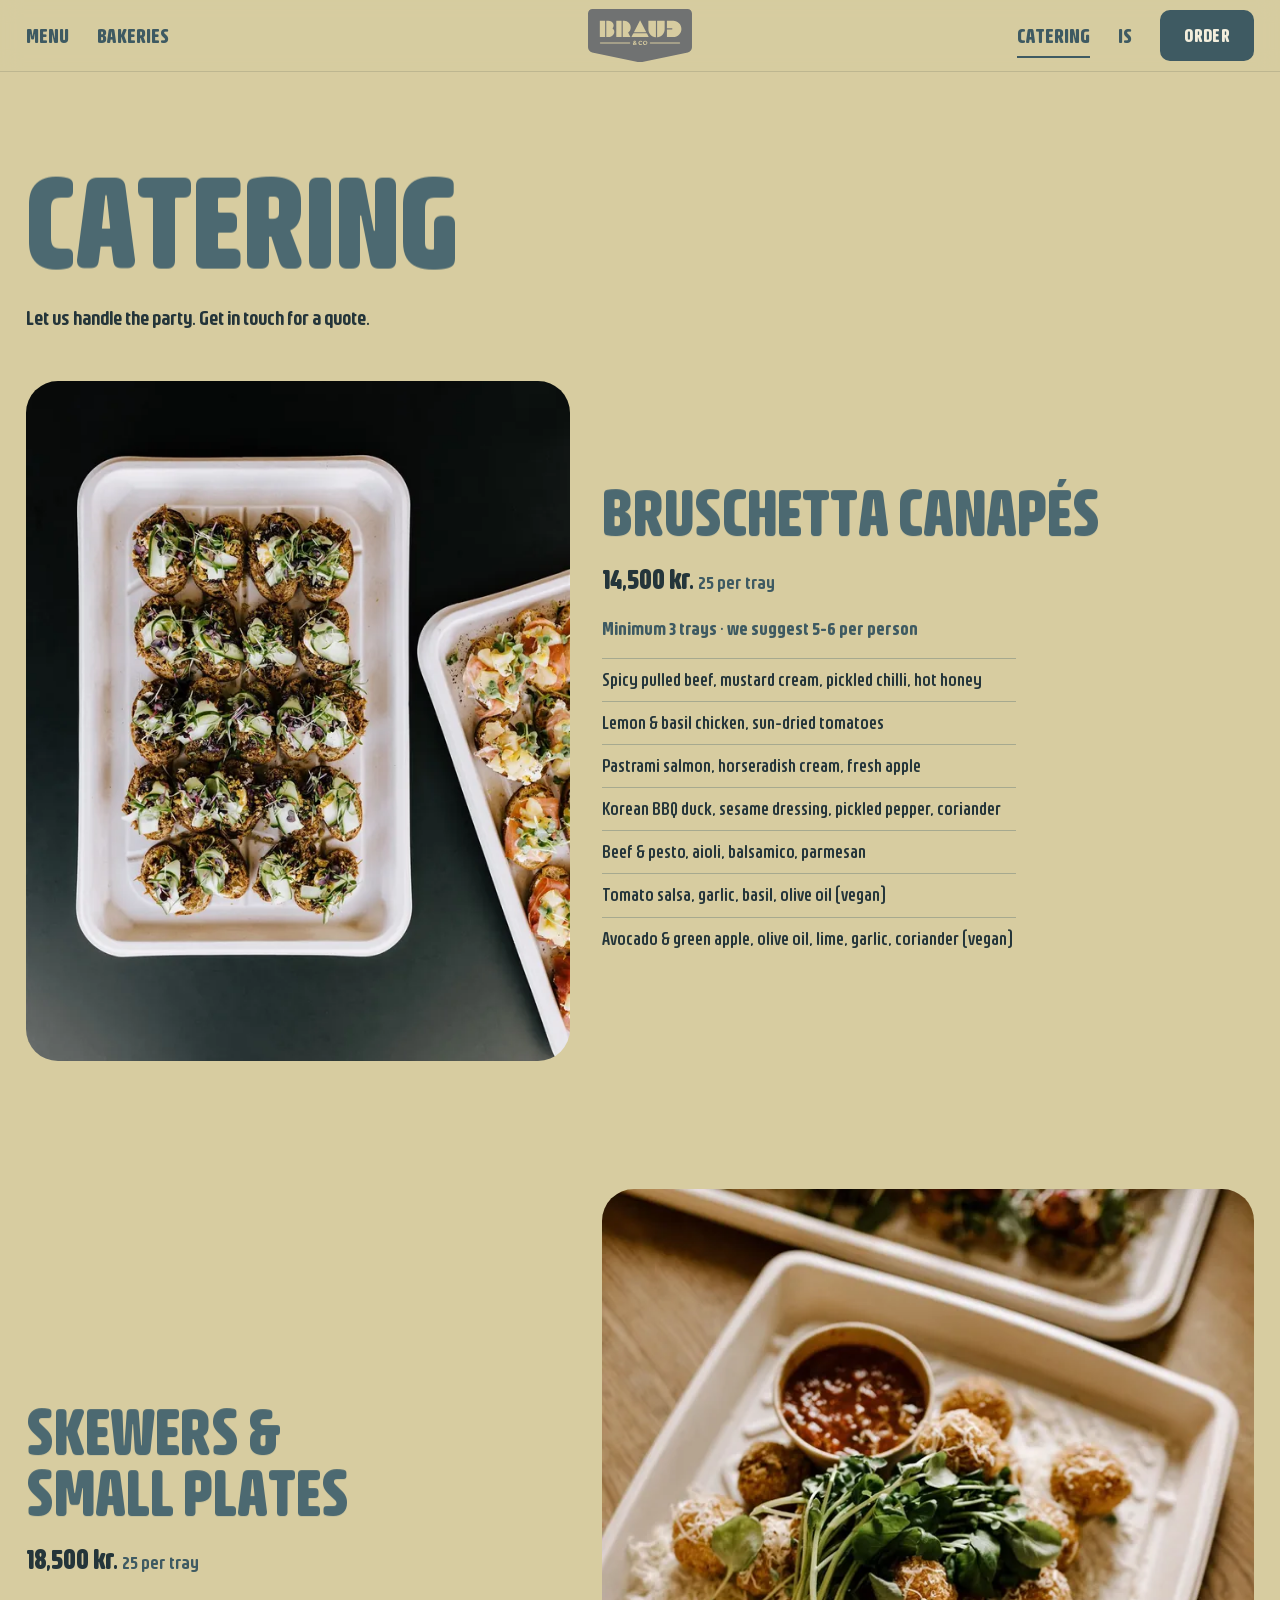
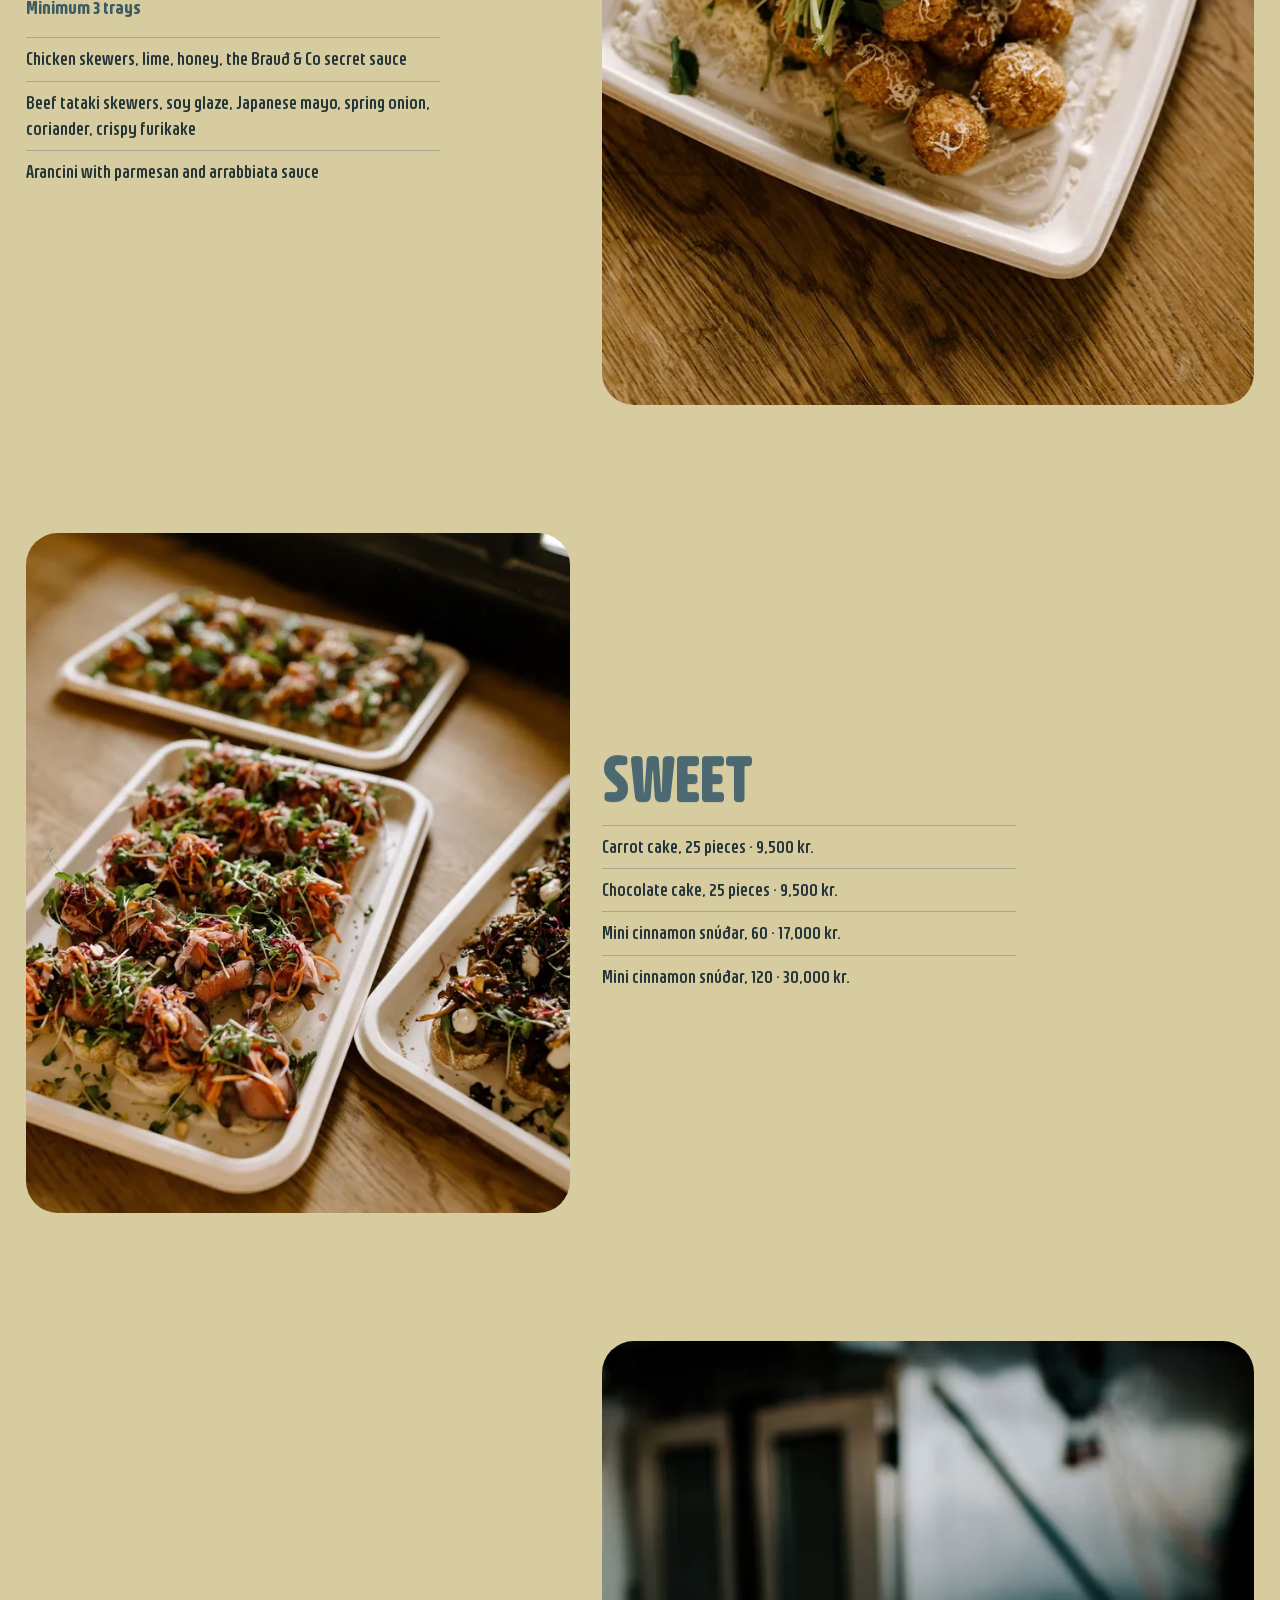
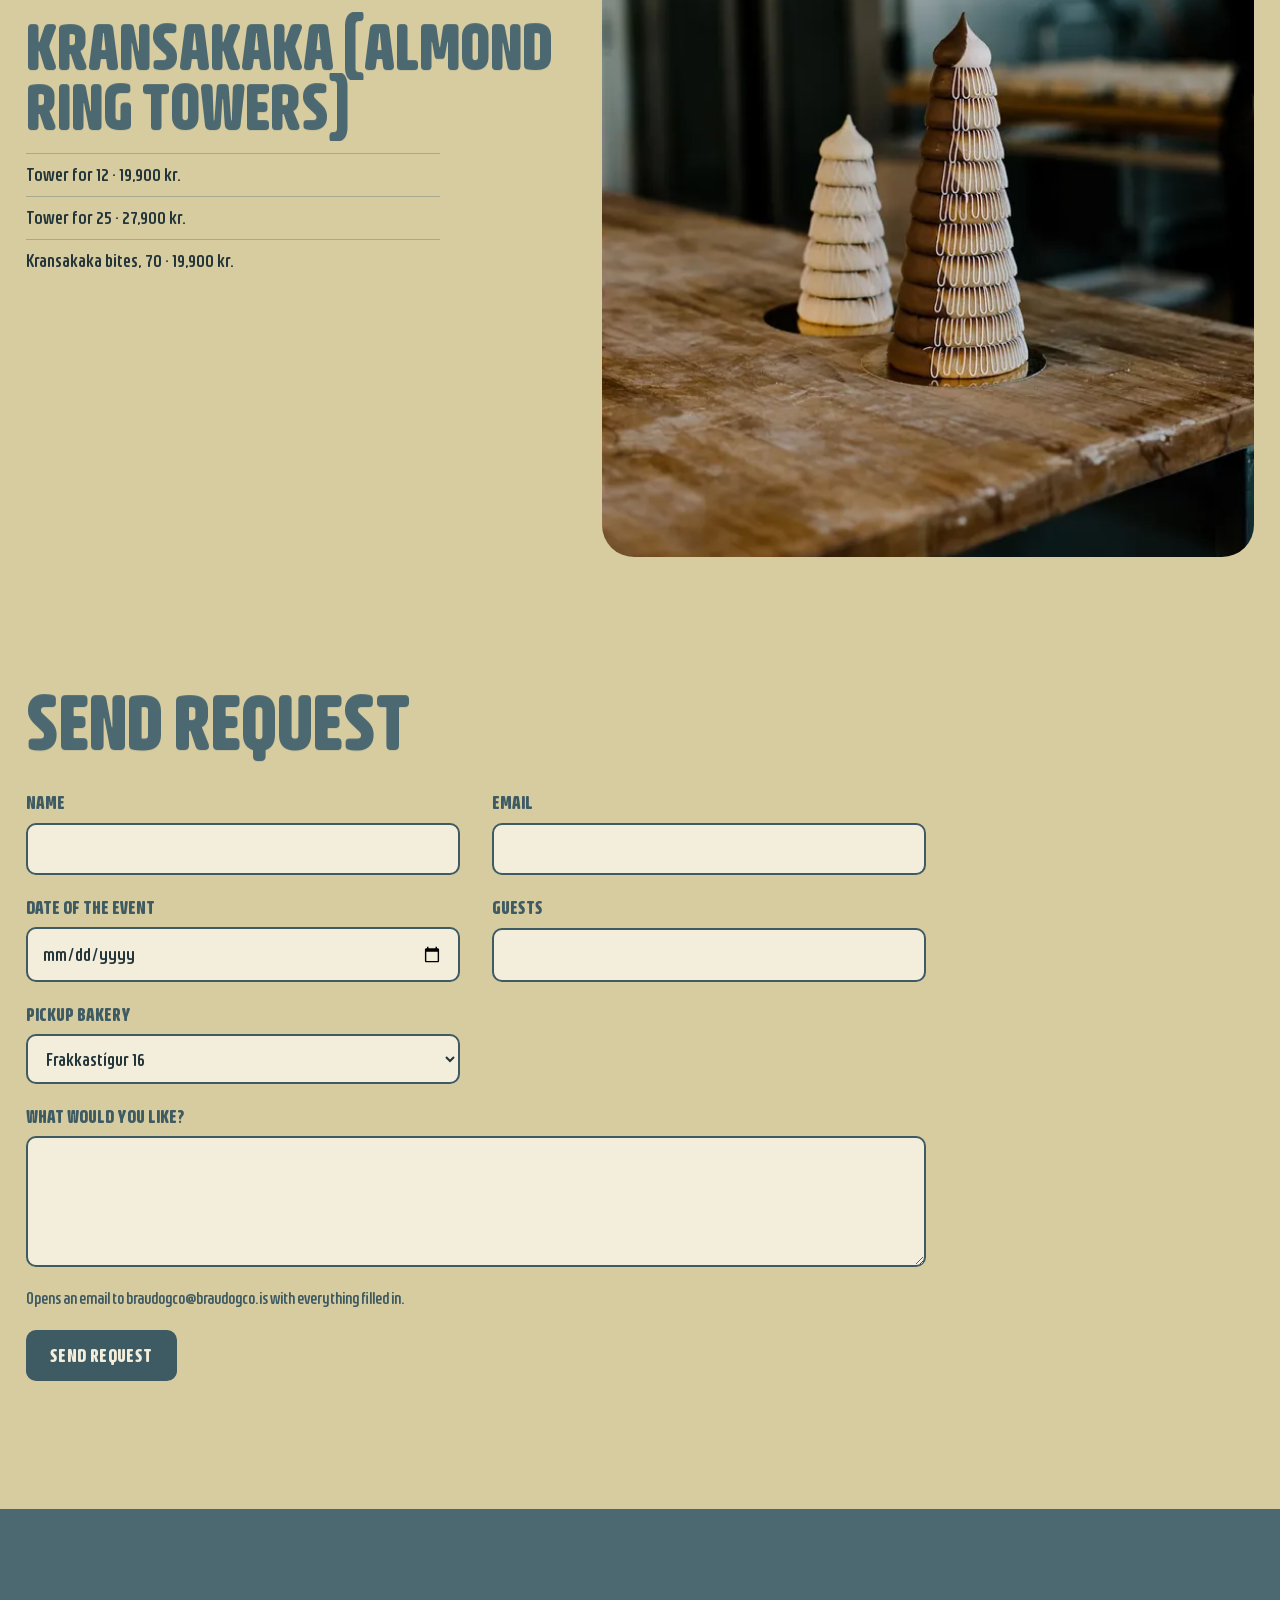
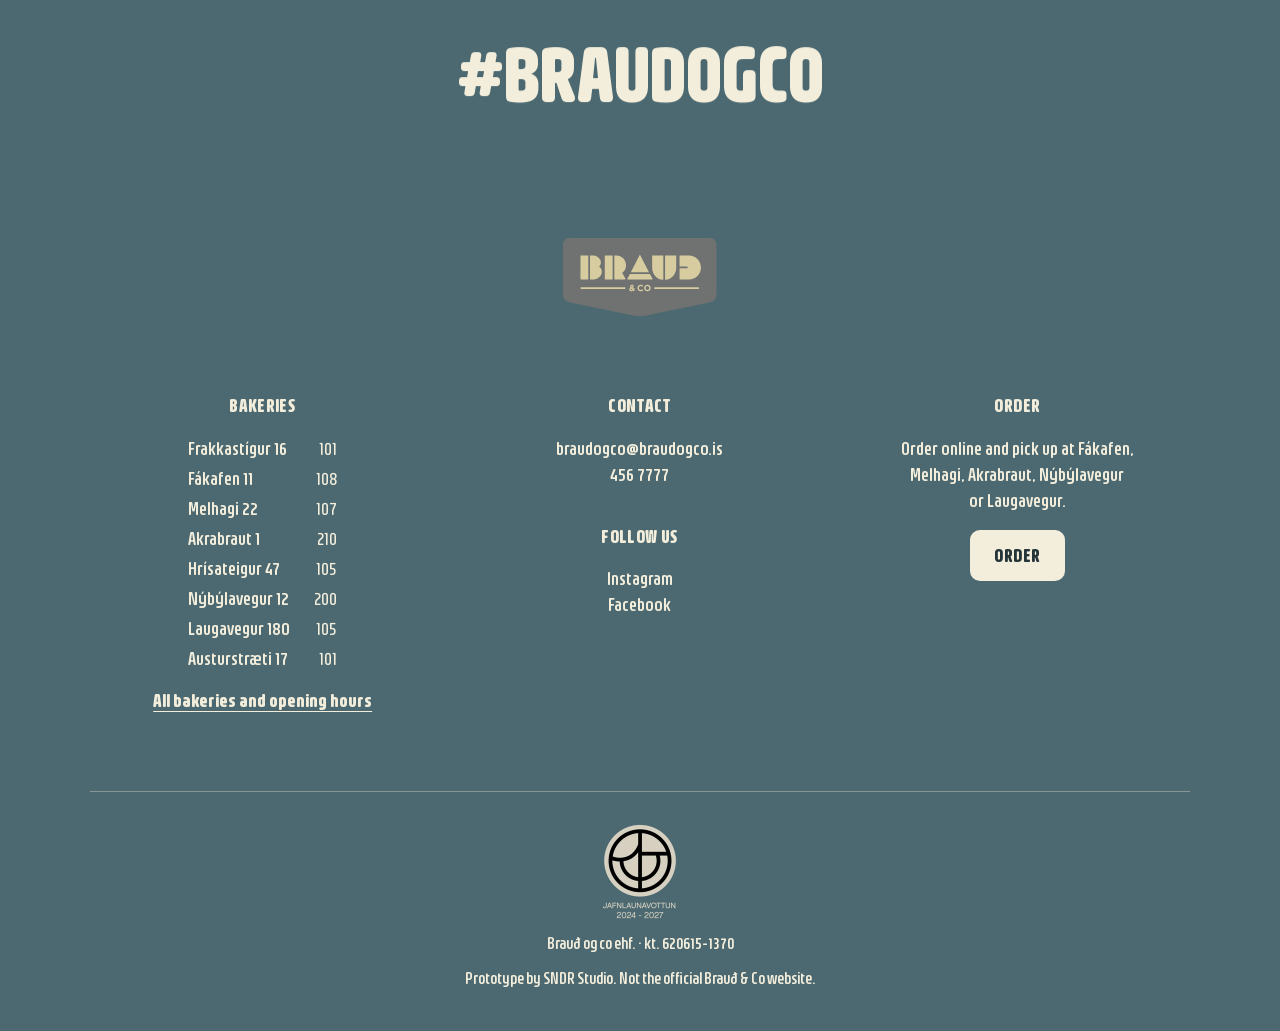
<file: en/catering/index.html>
<!doctype html>
<html lang="en">
<head>
<meta charset="utf-8">
<meta name="viewport" content="width=device-width, initial-scale=1">
<title>Catering · Brauð &amp; Co</title>
<meta name="description" content="Canapés, skewers, kransakaka towers and mini snúðar for your event.">
<meta name="robots" content="noindex, nofollow">
<meta name="theme-color" content="#D7CCA0">
<link rel="alternate" hreflang="en" href="../../en/catering/">
<link rel="alternate" hreflang="is" href="../../veisla/">
<link rel="icon" href="../../assets/favicon.svg" type="image/svg+xml">
<link rel="preload" href="../../assets/fonts/Bevellier-Variable.woff2" as="font" type="font/woff2" crossorigin>
<link rel="stylesheet" href="../../css/site.css?v=2f4e6e39">
<script>document.documentElement.classList.add('js');setTimeout(function(){if(!window.BC_BOOTED)document.documentElement.classList.remove('js')},3500)</script>
<script type="application/ld+json">{"@context":"https://schema.org","@graph":[{"@type":"Bakery","name":"Brauð & Co Frakkastígur","address":{"@type":"PostalAddress","streetAddress":"Frakkastígur 16","postalCode":"101","addressLocality":"Reykjavík","addressCountry":"IS"},"geo":{"@type":"GeoCoordinates","latitude":64.1440177,"longitude":-21.9260968},"telephone":"+354 456 7777","email":"braudogco@braudogco.is","openingHoursSpecification":[{"@type":"OpeningHoursSpecification","dayOfWeek":"Sunday","opens":"06:30","closes":"17:00"},{"@type":"OpeningHoursSpecification","dayOfWeek":"Monday","opens":"06:30","closes":"17:00"},{"@type":"OpeningHoursSpecification","dayOfWeek":"Tuesday","opens":"06:30","closes":"17:00"},{"@type":"OpeningHoursSpecification","dayOfWeek":"Wednesday","opens":"06:30","closes":"17:00"},{"@type":"OpeningHoursSpecification","dayOfWeek":"Thursday","opens":"06:30","closes":"17:00"},{"@type":"OpeningHoursSpecification","dayOfWeek":"Friday","opens":"06:30","closes":"17:00"},{"@type":"OpeningHoursSpecification","dayOfWeek":"Saturday","opens":"06:30","closes":"17:00"}],"servesCuisine":"Bakery","priceRange":"$$"},{"@type":"Bakery","name":"Brauð & Co Fákafen","address":{"@type":"PostalAddress","streetAddress":"Fákafen 11","postalCode":"108","addressLocality":"Reykjavík","addressCountry":"IS"},"geo":{"@type":"GeoCoordinates","latitude":64.1295279,"longitude":-21.8642543},"telephone":"+354 456 7777","email":"braudogco@braudogco.is","openingHoursSpecification":[{"@type":"OpeningHoursSpecification","dayOfWeek":"Sunday","opens":"08:00","closes":"15:00"},{"@type":"OpeningHoursSpecification","dayOfWeek":"Monday","opens":"07:00","closes":"17:00"},{"@type":"OpeningHoursSpecification","dayOfWeek":"Tuesday","opens":"07:00","closes":"17:00"},{"@type":"OpeningHoursSpecification","dayOfWeek":"Wednesday","opens":"07:00","closes":"17:00"},{"@type":"OpeningHoursSpecification","dayOfWeek":"Thursday","opens":"07:00","closes":"17:00"},{"@type":"OpeningHoursSpecification","dayOfWeek":"Friday","opens":"07:00","closes":"17:00"},{"@type":"OpeningHoursSpecification","dayOfWeek":"Saturday","opens":"08:00","closes":"16:00"}],"servesCuisine":"Bakery","priceRange":"$$"},{"@type":"Bakery","name":"Brauð & Co Melhagi","address":{"@type":"PostalAddress","streetAddress":"Melhagi 22","postalCode":"107","addressLocality":"Reykjavík","addressCountry":"IS"},"geo":{"@type":"GeoCoordinates","latitude":64.1441027,"longitude":-21.9609549},"telephone":"+354 456 7777","email":"braudogco@braudogco.is","openingHoursSpecification":[{"@type":"OpeningHoursSpecification","dayOfWeek":"Sunday","opens":"08:00","closes":"16:00"},{"@type":"OpeningHoursSpecification","dayOfWeek":"Monday","opens":"07:00","closes":"17:00"},{"@type":"OpeningHoursSpecification","dayOfWeek":"Tuesday","opens":"07:00","closes":"17:00"},{"@type":"OpeningHoursSpecification","dayOfWeek":"Wednesday","opens":"07:00","closes":"17:00"},{"@type":"OpeningHoursSpecification","dayOfWeek":"Thursday","opens":"07:00","closes":"17:00"},{"@type":"OpeningHoursSpecification","dayOfWeek":"Friday","opens":"07:00","closes":"17:00"},{"@type":"OpeningHoursSpecification","dayOfWeek":"Saturday","opens":"08:00","closes":"16:00"}],"servesCuisine":"Bakery","priceRange":"$$"},{"@type":"Bakery","name":"Brauð & Co Akrabraut","address":{"@type":"PostalAddress","streetAddress":"Akrabraut 1","postalCode":"210","addressLocality":"Garðabær","addressCountry":"IS"},"geo":{"@type":"GeoCoordinates","latitude":64.0980961,"longitude":-21.9083824},"telephone":"+354 456 7777","email":"braudogco@braudogco.is","openingHoursSpecification":[{"@type":"OpeningHoursSpecification","dayOfWeek":"Sunday","opens":"08:00","closes":"16:00"},{"@type":"OpeningHoursSpecification","dayOfWeek":"Monday","opens":"07:00","closes":"17:00"},{"@type":"OpeningHoursSpecification","dayOfWeek":"Tuesday","opens":"07:00","closes":"17:00"},{"@type":"OpeningHoursSpecification","dayOfWeek":"Wednesday","opens":"07:00","closes":"17:00"},{"@type":"OpeningHoursSpecification","dayOfWeek":"Thursday","opens":"07:00","closes":"17:00"},{"@type":"OpeningHoursSpecification","dayOfWeek":"Friday","opens":"07:00","closes":"17:00"},{"@type":"OpeningHoursSpecification","dayOfWeek":"Saturday","opens":"08:00","closes":"16:00"}],"servesCuisine":"Bakery","priceRange":"$$"},{"@type":"Bakery","name":"Brauð & Co Hrísateigur","address":{"@type":"PostalAddress","streetAddress":"Hrísateigur 47","postalCode":"105","addressLocality":"Reykjavík","addressCountry":"IS"},"geo":{"@type":"GeoCoordinates","latitude":64.1485477,"longitude":-21.884744},"telephone":"+354 456 7777","email":"braudogco@braudogco.is","openingHoursSpecification":[{"@type":"OpeningHoursSpecification","dayOfWeek":"Sunday","opens":"09:00","closes":"15:00"},{"@type":"OpeningHoursSpecification","dayOfWeek":"Monday","opens":"08:00","closes":"16:00"},{"@type":"OpeningHoursSpecification","dayOfWeek":"Tuesday","opens":"08:00","closes":"16:00"},{"@type":"OpeningHoursSpecification","dayOfWeek":"Wednesday","opens":"08:00","closes":"16:00"},{"@type":"OpeningHoursSpecification","dayOfWeek":"Thursday","opens":"08:00","closes":"16:00"},{"@type":"OpeningHoursSpecification","dayOfWeek":"Friday","opens":"08:00","closes":"16:00"},{"@type":"OpeningHoursSpecification","dayOfWeek":"Saturday","opens":"09:00","closes":"16:00"}],"servesCuisine":"Bakery","priceRange":"$$"},{"@type":"Bakery","name":"Brauð & Co Nýbýlavegur","address":{"@type":"PostalAddress","streetAddress":"Nýbýlavegur 12","postalCode":"200","addressLocality":"Kópavogur","addressCountry":"IS"},"geo":{"@type":"GeoCoordinates","latitude":64.1141998,"longitude":-21.8940573},"telephone":"+354 456 7777","email":"braudogco@braudogco.is","openingHoursSpecification":[{"@type":"OpeningHoursSpecification","dayOfWeek":"Sunday","opens":"09:00","closes":"15:00"},{"@type":"OpeningHoursSpecification","dayOfWeek":"Monday","opens":"07:30","closes":"16:00"},{"@type":"OpeningHoursSpecification","dayOfWeek":"Tuesday","opens":"07:30","closes":"16:00"},{"@type":"OpeningHoursSpecification","dayOfWeek":"Wednesday","opens":"07:30","closes":"16:00"},{"@type":"OpeningHoursSpecification","dayOfWeek":"Thursday","opens":"07:30","closes":"16:00"},{"@type":"OpeningHoursSpecification","dayOfWeek":"Friday","opens":"07:30","closes":"16:00"},{"@type":"OpeningHoursSpecification","dayOfWeek":"Saturday","opens":"09:00","closes":"16:00"}],"servesCuisine":"Bakery","priceRange":"$$"},{"@type":"Bakery","name":"Brauð & Co Laugavegur","address":{"@type":"PostalAddress","streetAddress":"Laugavegur 180","postalCode":"105","addressLocality":"Reykjavík","addressCountry":"IS"},"geo":{"@type":"GeoCoordinates","latitude":64.1401124,"longitude":-21.895071},"telephone":"+354 456 7777","email":"braudogco@braudogco.is","openingHoursSpecification":[{"@type":"OpeningHoursSpecification","dayOfWeek":"Sunday","opens":"08:00","closes":"15:00"},{"@type":"OpeningHoursSpecification","dayOfWeek":"Monday","opens":"07:00","closes":"16:00"},{"@type":"OpeningHoursSpecification","dayOfWeek":"Tuesday","opens":"07:00","closes":"16:00"},{"@type":"OpeningHoursSpecification","dayOfWeek":"Wednesday","opens":"07:00","closes":"16:00"},{"@type":"OpeningHoursSpecification","dayOfWeek":"Thursday","opens":"07:00","closes":"16:00"},{"@type":"OpeningHoursSpecification","dayOfWeek":"Friday","opens":"07:00","closes":"16:00"},{"@type":"OpeningHoursSpecification","dayOfWeek":"Saturday","opens":"08:00","closes":"15:00"}],"servesCuisine":"Bakery","priceRange":"$$"},{"@type":"Bakery","name":"Brauð & Co Austurstræti","address":{"@type":"PostalAddress","streetAddress":"Austurstræti 17","postalCode":"101","addressLocality":"Reykjavík","addressCountry":"IS"},"geo":{"@type":"GeoCoordinates","latitude":64.1476283,"longitude":-21.9377164},"telephone":"+354 456 7777","email":"braudogco@braudogco.is","openingHoursSpecification":[{"@type":"OpeningHoursSpecification","dayOfWeek":"Sunday","opens":"08:00","closes":"15:00"},{"@type":"OpeningHoursSpecification","dayOfWeek":"Monday","opens":"07:00","closes":"16:00"},{"@type":"OpeningHoursSpecification","dayOfWeek":"Tuesday","opens":"07:00","closes":"16:00"},{"@type":"OpeningHoursSpecification","dayOfWeek":"Wednesday","opens":"07:00","closes":"16:00"},{"@type":"OpeningHoursSpecification","dayOfWeek":"Thursday","opens":"07:00","closes":"16:00"},{"@type":"OpeningHoursSpecification","dayOfWeek":"Friday","opens":"07:00","closes":"16:00"},{"@type":"OpeningHoursSpecification","dayOfWeek":"Saturday","opens":"08:00","closes":"16:00"}],"servesCuisine":"Bakery","priceRange":"$$"}]}</script>
<link rel="icon" type="image/png" sizes="32x32" href="../../icons/favicon-32.png">
<link rel="icon" type="image/png" sizes="48x48" href="../../icons/favicon-48.png">
<link rel="apple-touch-icon" sizes="180x180" href="../../icons/apple-touch-icon.png">
</head>
<body class="bc-page bc-page--catering" data-lang="en">
<div class="bc-root">
<a class="bc-skip" href="#main">Skip to content</a>
<div class="bc-awning" aria-hidden="true"></div>
<header class="bc-bar" data-bar>
  <nav class="bc-nav bc-nav--l" aria-label="Main"><a class="bc-nav__a" href="../../en/menu/">Menu</a><a class="bc-nav__a" href="../../en/bakeries/">Bakeries</a></nav>
  <a class="bc-logo" translate="no" href="../../en/" aria-label="Brauð &amp; Co home" data-logo><svg aria-hidden="true" focusable="false" width="250" height="128" viewBox="0 0 250 128" fill="none" xmlns="http://www.w3.org/2000/svg">
<g clip-path="url(#bclogo)">
<path d="M239.361 0H10.6385C4.77356 0 0 4.7745 0 10.6406V92.2481C0 97.9268 4.35463 103.286 9.91092 104.443L116.737 126.772C118.964 127.235 121.908 127.5 125.005 127.5C128.103 127.5 131.047 127.246 133.274 126.772L240.1 104.443C245.656 103.286 250.011 97.9268 250.011 92.2481V10.6406C250 4.7745 245.226 0 239.361 0Z" fill="#707272"/>
<path d="M115.436 86.735L114.257 85.5331C113.43 86.2167 112.449 86.6688 111.269 86.6688C109.318 86.6688 107.841 85.5331 107.841 83.7027C107.841 82.3905 108.546 81.4753 109.825 80.8909C109.329 80.1742 109.108 79.5457 109.108 78.8289C109.108 77.4175 110.233 76.1274 112.206 76.1274C113.948 76.1274 115.084 77.2521 115.084 78.7076C115.084 80.097 114.213 80.9019 112.934 81.3981L114.29 82.7544C114.621 82.2251 114.962 81.6297 115.282 81.0012L116.936 81.9054C116.539 82.6221 116.109 83.3829 115.591 84.0666L117.09 85.5662L115.436 86.735ZM111.038 82.2692C110.365 82.6221 110.09 83.1183 110.09 83.6255C110.09 84.3532 110.685 84.8384 111.523 84.8384C112.03 84.8384 112.526 84.6179 113 84.254L111.038 82.2692ZM112.151 77.8917C111.556 77.8917 111.159 78.3107 111.159 78.9392C111.159 79.4023 111.335 79.7441 111.754 80.2183C112.647 79.8875 113.11 79.5016 113.11 78.851C113.11 78.2335 112.724 77.8917 112.151 77.8917Z" fill="#D7CCA0"/>
<path d="M126.428 86.7021C123.418 86.7021 121.191 84.3865 121.191 81.4535V81.4204C121.191 78.5204 123.385 76.1387 126.516 76.1387C128.445 76.1387 129.592 76.7782 130.54 77.7155L129.106 79.3695C128.324 78.6527 127.519 78.2117 126.494 78.2117C124.774 78.2117 123.528 79.6451 123.528 81.3983V81.4314C123.528 83.1846 124.741 84.6401 126.494 84.6401C127.662 84.6401 128.379 84.177 129.184 83.4382L130.617 84.8827C129.558 86.0074 128.39 86.7021 126.428 86.7021Z" fill="#D7CCA0"/>
<path d="M137.364 86.7021C134.211 86.7021 131.951 84.3535 131.951 81.4535V81.4204C131.951 78.5204 134.244 76.1387 137.397 76.1387C140.55 76.1387 142.81 78.4873 142.81 81.3983V81.4314C142.81 84.3204 140.517 86.7021 137.364 86.7021ZM140.462 81.4204C140.462 79.6672 139.172 78.2117 137.364 78.2117C135.556 78.2117 134.299 79.6451 134.299 81.3983V81.4314C134.299 83.1846 135.578 84.6401 137.397 84.6401C139.205 84.6401 140.462 83.2067 140.462 81.4535V81.4204Z" fill="#D7CCA0"/>
<path d="M29.0934 28.3271C28.7186 28.3271 28.4209 28.6249 28.4209 28.9998V66.8429C28.4209 67.2178 28.7186 67.5155 29.0934 67.5155H40.5036C40.8785 67.5155 41.1761 67.2178 41.1761 66.8429V28.9998C41.1761 28.6249 40.8785 28.3271 40.5036 28.3271H29.0934Z" fill="#D7CCA0"/>
<path d="M68.682 28.3271C68.3072 28.3271 68.0095 28.6249 68.0095 28.9998V66.8429C68.0095 67.2178 68.3072 67.5155 68.682 67.5155H80.0922C80.4671 67.5155 80.7647 67.2178 80.7647 66.8429V28.9998C80.7647 28.6249 80.4671 28.3271 80.0922 28.3271H68.682Z" fill="#D7CCA0"/>
<path d="M44.6157 28.3271C44.2409 28.3271 43.9432 28.6249 43.9432 28.9998V66.8429C43.9432 67.2178 44.2409 67.5155 44.6157 67.5155H48.1546C53.8542 67.5155 60.568 64.6045 62.7067 58.1099C64.1509 53.7213 62.806 49.4761 59.1018 46.7305L58.8372 46.543L59.0577 46.3004C61.7697 43.3012 62.4201 39.3096 60.7885 35.6378C58.8151 31.1941 54.1077 28.3271 48.7829 28.3271H44.6157Z" fill="#D7CCA0"/>
<path d="M84.2043 28.3271C83.8295 28.3271 83.5318 28.6249 83.5318 28.9998V66.8429C83.5318 67.2178 83.8295 67.5155 84.2043 67.5155H101.005C101.369 67.5155 101.678 67.2178 101.678 66.8429C101.678 66.7216 101.645 66.6003 101.579 66.5011L96.3863 56.7757L96.5847 56.6213C100.443 53.6221 102.659 49.1012 102.659 44.2054C102.659 35.4503 95.5374 28.3271 86.784 28.3271H84.2043Z" fill="#D7CCA0"/>
<path d="M162.544 68.133H162.566C162.951 68.1771 163.304 67.8684 163.304 67.4824V28.9998C163.304 28.6249 163.007 28.3271 162.632 28.3271H145.798C145.423 28.3271 145.125 28.6249 145.125 28.9998V48.6932C145.147 58.6832 152.622 67.0414 162.544 68.133Z" fill="#D7CCA0"/>
<path d="M166.093 67.4824C166.104 67.8463 166.402 68.133 166.766 68.133C166.788 68.133 166.821 68.133 166.843 68.133H166.876C176.809 67.0303 184.284 58.6722 184.284 48.6822V28.9998C184.284 28.6249 183.986 28.3271 183.611 28.3271H166.777C166.402 28.3271 166.104 28.6249 166.104 28.9998V67.4383V67.4493L166.093 67.4824Z" fill="#D7CCA0"/>
<path d="M190.402 49.3104C190.027 49.3104 189.73 49.6081 189.73 49.983V66.8536C189.73 67.2285 190.027 67.5263 190.402 67.5263H205.009C215.791 67.5263 224.567 58.7491 224.567 47.9651C224.567 37.1481 215.791 28.3379 205.009 28.3379H190.402C190.027 28.3379 189.73 28.6356 189.73 29.0105V45.8811C189.73 46.256 190.027 46.5538 190.402 46.5538H201.812C202.507 46.5538 203.069 47.1161 203.069 47.8108V48.0754C203.069 48.7701 202.507 49.3324 201.812 49.3324H190.402V49.3104Z" fill="#D7CCA0"/>
<path d="M125.193 27.6436C124.917 27.6436 124.686 27.809 124.576 28.0515L110.63 55.3202C110.564 55.4525 110.552 55.5738 110.597 55.64C110.641 55.7061 110.751 55.7502 110.894 55.7502H139.48C139.624 55.7502 139.734 55.7061 139.778 55.64C139.822 55.5738 139.811 55.4525 139.745 55.3202L125.81 28.0736C125.7 27.809 125.457 27.6436 125.193 27.6436Z" fill="#D7CCA0"/>
<path d="M110.31 58.5288C109.494 58.5288 109.252 58.6391 109.075 58.7493C108.91 58.8486 108.546 59.3007 108.304 59.7417L104.699 66.512C104.643 66.6113 104.61 66.7326 104.61 66.8428C104.61 67.2067 104.908 67.5154 105.283 67.5154H145.103C145.467 67.5154 145.775 67.2177 145.775 66.8428C145.775 66.7326 145.742 66.6223 145.687 66.5231L142.082 59.7417C141.84 59.3007 141.476 58.8486 141.311 58.7493C141.134 58.6501 140.892 58.5288 140.076 58.5288H110.31Z" fill="#D7CCA0"/>
<path d="M100.355 80.2622H29.6777C28.9831 80.2622 28.4209 80.8245 28.4209 81.519V81.7836C28.4209 82.4781 28.9831 83.0404 29.6777 83.0404H100.355C101.05 83.0404 101.612 82.4781 101.612 81.7836V81.519C101.601 80.8245 101.039 80.2622 100.355 80.2622Z" fill="#D7CCA0"/>
<path d="M220.322 80.2622H149.645C148.951 80.2622 148.388 80.8245 148.388 81.519V81.7836C148.388 82.4781 148.951 83.0404 149.645 83.0404H220.322C221.017 83.0404 221.579 82.4781 221.579 81.7836V81.519C221.579 80.8245 221.017 80.2622 220.322 80.2622Z" fill="#D7CCA0"/>
</g>
<defs>
<clipPath id="bclogo">
<rect width="250" height="127.5" fill="white"/>
</clipPath>
</defs>
</svg>
</a>
  <div class="bc-nav bc-nav--r"><a class="bc-nav__a is-current" href="../../en/catering/" aria-current="page">Catering</a><a class="bc-nav__a bc-lang" href="../../veisla/" hreflang="is" lang="is" aria-label="Íslenska">IS</a>
    <a class="bc-btn bc-btn--order" href="https://braudogco.is/vefverslun">Order</a>
    <button class="bc-burger" type="button" aria-expanded="false" aria-controls="bc-panel" data-burger><span class="bc-sr">Open menu</span><i></i><i></i></button>
  </div>
</header>
<div class="bc-panel" id="bc-panel" hidden data-panel>
  <nav aria-label="Menu">
    <a href="../../en/" data-home style="--n:0"><span>Home</span></a><a href="../../en/menu/" style="--n:1"><span>Menu</span></a><a href="../../en/bakeries/" style="--n:2"><span>Bakeries</span></a><a href="../../en/catering/" style="--n:3" aria-current="page"><span>Catering</span></a>
  </nav>
  <div class="bc-panel__foot"><a class="bc-btn" href="https://braudogco.is/vefverslun">Order</a><a class="bc-panel__lang" href="../../veisla/" hreflang="is" lang="is">Íslenska</a></div>
</div>
<main id="main">

<section class="bc-phead bc-sheet">
  <h1 class="bc-title fs-240 bc-title--slate" aria-label="Catering"><span class="bc-st bc-line" style="--d:0" data-st aria-hidden="true"><span class="bc-sr">Catering</span><span aria-hidden="true"><span class="bc-w"><span class="bc-c" style="--i:0">C</span><span class="bc-c" style="--i:1">a</span><span class="bc-c" style="--i:2">t</span><span class="bc-c" style="--i:3">e</span><span class="bc-c" style="--i:4">r</span><span class="bc-c" style="--i:5">i</span><span class="bc-c" style="--i:6">n</span><span class="bc-c" style="--i:7">g</span></span></span></span></h1>
  <p class="bc-phead__p">Let us handle the party. Get in touch for a quote.</p>
</section>
<div class="bc-trays bc-sheet">
  <section class="bc-tray" aria-labelledby="t-snittur">
    <div class="bc-tray__ph"><img class="" width="1366" height="2048" src="../../assets/img/snittur-1024.webp" srcset="../../assets/img/snittur-640.webp 640w, ../../assets/img/snittur-1024.webp 1024w, ../../assets/img/snittur-1366.webp 1366w" sizes="(min-width: 960px) 40vw, 100vw" alt="Bruschetta canapés" loading="lazy" decoding="async"></div>
    <div class="bc-tray__body">
      <h2 id="t-snittur" class="bc-title fs-90 bc-title--slate" aria-label="Bruschetta canapés"><span class="bc-st bc-line" style="--d:0" data-st aria-hidden="true"><span class="bc-sr">Bruschetta canapés</span><span aria-hidden="true"><span class="bc-w"><span class="bc-c" style="--i:0">B</span><span class="bc-c" style="--i:1">r</span><span class="bc-c" style="--i:2">u</span><span class="bc-c" style="--i:3">s</span><span class="bc-c" style="--i:4">c</span><span class="bc-c" style="--i:5">h</span><span class="bc-c" style="--i:6">e</span><span class="bc-c" style="--i:7">t</span><span class="bc-c" style="--i:8">t</span><span class="bc-c" style="--i:9">a</span></span> <span class="bc-w"><span class="bc-c" style="--i:10">c</span><span class="bc-c" style="--i:11">a</span><span class="bc-c" style="--i:12">n</span><span class="bc-c" style="--i:13">a</span><span class="bc-c" style="--i:14">p</span><span class="bc-c" style="--i:15">é</span><span class="bc-c" style="--i:16">s</span></span></span></span></h2>
      <p class="bc-tray__price">14,500 kr. <span>25 per tray</span></p>
      <p class="bc-tray__min">Minimum 3 trays · we suggest 5-6 per person</p>
      <ul class="bc-tray__list"><li>Spicy pulled beef, mustard cream, pickled chilli, hot honey</li><li>Lemon &amp; basil chicken, sun-dried tomatoes</li><li>Pastrami salmon, horseradish cream, fresh apple</li><li>Korean BBQ duck, sesame dressing, pickled pepper, coriander</li><li>Beef &amp; pesto, aioli, balsamico, parmesan</li><li>Tomato salsa, garlic, basil, olive oil (vegan)</li><li>Avocado &amp; green apple, olive oil, lime, garlic, coriander (vegan)</li></ul>
    </div>
  </section><section class="bc-tray bc-tray--flip" aria-labelledby="t-spjot">
    <div class="bc-tray__ph"><img class="" width="1600" height="2399" src="../../assets/img/veisla-kulur-1024.webp" srcset="../../assets/img/veisla-kulur-640.webp 640w, ../../assets/img/veisla-kulur-1024.webp 1024w, ../../assets/img/veisla-kulur-1600.webp 1600w" sizes="(min-width: 960px) 40vw, 100vw" alt="Skewers &amp; small plates" loading="lazy" decoding="async"></div>
    <div class="bc-tray__body">
      <h2 id="t-spjot" class="bc-title fs-90 bc-title--slate" aria-label="Skewers &amp; small plates"><span class="bc-st bc-line" style="--d:0" data-st aria-hidden="true"><span class="bc-sr">Skewers &amp; small plates</span><span aria-hidden="true"><span class="bc-w"><span class="bc-c" style="--i:0">S</span><span class="bc-c" style="--i:1">k</span><span class="bc-c" style="--i:2">e</span><span class="bc-c" style="--i:3">w</span><span class="bc-c" style="--i:4">e</span><span class="bc-c" style="--i:5">r</span><span class="bc-c" style="--i:6">s</span></span> <span class="bc-w"><span class="bc-c" style="--i:7">&amp;</span></span> <span class="bc-w"><span class="bc-c" style="--i:8">s</span><span class="bc-c" style="--i:9">m</span><span class="bc-c" style="--i:10">a</span><span class="bc-c" style="--i:11">l</span><span class="bc-c" style="--i:12">l</span></span> <span class="bc-w"><span class="bc-c" style="--i:13">p</span><span class="bc-c" style="--i:14">l</span><span class="bc-c" style="--i:15">a</span><span class="bc-c" style="--i:16">t</span><span class="bc-c" style="--i:17">e</span><span class="bc-c" style="--i:18">s</span></span></span></span></h2>
      <p class="bc-tray__price">18,500 kr. <span>25 per tray</span></p>
      <p class="bc-tray__min">Minimum 3 trays</p>
      <ul class="bc-tray__list"><li>Chicken skewers, lime, honey, the Brauð &amp; Co secret sauce</li><li>Beef tataki skewers, soy glaze, Japanese mayo, spring onion, coriander, crispy furikake</li><li>Arancini with parmesan and arrabbiata sauce</li></ul>
    </div>
  </section><section class="bc-tray" aria-labelledby="t-saett">
    <div class="bc-tray__ph"><img class="" width="1600" height="2399" src="../../assets/img/veisla-bakkar-1024.webp" srcset="../../assets/img/veisla-bakkar-640.webp 640w, ../../assets/img/veisla-bakkar-1024.webp 1024w, ../../assets/img/veisla-bakkar-1600.webp 1600w" sizes="(min-width: 960px) 40vw, 100vw" alt="Sweet" loading="lazy" decoding="async"></div>
    <div class="bc-tray__body">
      <h2 id="t-saett" class="bc-title fs-90 bc-title--slate" aria-label="Sweet"><span class="bc-st bc-line" style="--d:0" data-st aria-hidden="true"><span class="bc-sr">Sweet</span><span aria-hidden="true"><span class="bc-w"><span class="bc-c" style="--i:0">S</span><span class="bc-c" style="--i:1">w</span><span class="bc-c" style="--i:2">e</span><span class="bc-c" style="--i:3">e</span><span class="bc-c" style="--i:4">t</span></span></span></span></h2>
      
      
      <ul class="bc-tray__list"><li>Carrot cake, 25 pieces · 9,500 kr.</li><li>Chocolate cake, 25 pieces · 9,500 kr.</li><li>Mini cinnamon snúðar, 60 · 17,000 kr.</li><li>Mini cinnamon snúðar, 120 · 30,000 kr.</li></ul>
    </div>
  </section><section class="bc-tray bc-tray--flip" aria-labelledby="t-kransakokur">
    <div class="bc-tray__ph"><img class="" width="1366" height="2048" src="../../assets/img/kransakaka-1024.webp" srcset="../../assets/img/kransakaka-640.webp 640w, ../../assets/img/kransakaka-1024.webp 1024w, ../../assets/img/kransakaka-1366.webp 1366w" sizes="(min-width: 960px) 40vw, 100vw" alt="Kransakaka (almond ring towers)" loading="lazy" decoding="async"></div>
    <div class="bc-tray__body">
      <h2 id="t-kransakokur" class="bc-title fs-90 bc-title--slate" aria-label="Kransakaka (almond ring towers)"><span class="bc-st bc-line" style="--d:0" data-st aria-hidden="true"><span class="bc-sr">Kransakaka (almond ring towers)</span><span aria-hidden="true"><span class="bc-w"><span class="bc-c" style="--i:0">K</span><span class="bc-c" style="--i:1">r</span><span class="bc-c" style="--i:2">a</span><span class="bc-c" style="--i:3">n</span><span class="bc-c" style="--i:4">s</span><span class="bc-c" style="--i:5">a</span><span class="bc-c" style="--i:6">k</span><span class="bc-c" style="--i:7">a</span><span class="bc-c" style="--i:8">k</span><span class="bc-c" style="--i:9">a</span></span> <span class="bc-w"><span class="bc-c" style="--i:10">(</span><span class="bc-c" style="--i:11">a</span><span class="bc-c" style="--i:12">l</span><span class="bc-c" style="--i:13">m</span><span class="bc-c" style="--i:14">o</span><span class="bc-c" style="--i:15">n</span><span class="bc-c" style="--i:16">d</span></span> <span class="bc-w"><span class="bc-c" style="--i:17">r</span><span class="bc-c" style="--i:18">i</span><span class="bc-c" style="--i:19">n</span><span class="bc-c" style="--i:20">g</span></span> <span class="bc-w"><span class="bc-c" style="--i:21">t</span><span class="bc-c" style="--i:22">o</span><span class="bc-c" style="--i:23">w</span><span class="bc-c" style="--i:24">e</span><span class="bc-c" style="--i:25">r</span><span class="bc-c" style="--i:26">s</span><span class="bc-c" style="--i:27">)</span></span></span></span></h2>
      
      
      <ul class="bc-tray__list"><li>Tower for 12 · 19,900 kr.</li><li>Tower for 25 · 27,900 kr.</li><li>Kransakaka bites, 70 · 19,900 kr.</li></ul>
    </div>
  </section>
</div>
<section class="bc-req bc-sheet" aria-labelledby="req-h">
  <h2 id="req-h" class="bc-title fs-110 bc-title--slate" aria-label="Send request"><span class="bc-st bc-line" style="--d:0" data-st aria-hidden="true"><span class="bc-sr">Send request</span><span aria-hidden="true"><span class="bc-w"><span class="bc-c" style="--i:0">S</span><span class="bc-c" style="--i:1">e</span><span class="bc-c" style="--i:2">n</span><span class="bc-c" style="--i:3">d</span></span> <span class="bc-w"><span class="bc-c" style="--i:4">r</span><span class="bc-c" style="--i:5">e</span><span class="bc-c" style="--i:6">q</span><span class="bc-c" style="--i:7">u</span><span class="bc-c" style="--i:8">e</span><span class="bc-c" style="--i:9">s</span><span class="bc-c" style="--i:10">t</span></span></span></span></h2>
  <form class="bc-form" data-req novalidate aria-describedby="req-help">
    <div class="bc-field"><label for="r-name">Name</label><input id="r-name" name="name" autocomplete="name" required></div>
    <div class="bc-field"><label for="r-email">Email</label><input id="r-email" name="email" type="email" autocomplete="email" spellcheck="false" required></div>
    <div class="bc-field"><label for="r-date">Date of the event</label><input id="r-date" name="date" type="date" required></div>
    <div class="bc-field"><label for="r-guests">Guests</label><input id="r-guests" name="guests" type="number" min="1" inputmode="numeric"></div>
    <div class="bc-field"><label for="r-pick">Pickup bakery</label><select id="r-pick" name="pickup" translate="no"><option>Frakkastígur 16</option><option>Fákafen 11</option><option>Melhagi 22</option><option>Akrabraut 1</option><option>Hrísateigur 47</option><option>Nýbýlavegur 12</option><option>Laugavegur 180</option><option>Austurstræti 17</option></select></div>
    <div class="bc-field bc-field--wide"><label for="r-notes">What would you like?</label><textarea id="r-notes" name="notes" rows="4"></textarea></div>
    <p class="bc-form__help" id="req-help">Opens an email to braudogco@braudogco.is with everything filled in.</p>
    <p class="bc-form__err" role="alert" data-req-err hidden>Please fill in name, email and date.</p>
    <p class="bc-form__ok" role="status" data-req-ok hidden>The email is ready in your mail app.</p>
    <button class="bc-btn" type="submit">Send request</button>
  </form>
</section>
</main>
<footer class="bc-foot">
  <div class="bc-foot__tag"><p class="bc-st fs-110" style="--d:0" data-st><span class="bc-sr">#braudogco</span><span aria-hidden="true"><span class="bc-w"><span class="bc-c" style="--i:0">#</span><span class="bc-c" style="--i:1">b</span><span class="bc-c" style="--i:2">r</span><span class="bc-c" style="--i:3">a</span><span class="bc-c" style="--i:4">u</span><span class="bc-c" style="--i:5">d</span><span class="bc-c" style="--i:6">o</span><span class="bc-c" style="--i:7">g</span><span class="bc-c" style="--i:8">c</span><span class="bc-c" style="--i:9">o</span></span></span></p></div>
  <div class="bc-foot__logo"><svg aria-hidden="true" focusable="false" width="250" height="128" viewBox="0 0 250 128" fill="none" xmlns="http://www.w3.org/2000/svg">
<g clip-path="url(#bclogo)">
<path d="M239.361 0H10.6385C4.77356 0 0 4.7745 0 10.6406V92.2481C0 97.9268 4.35463 103.286 9.91092 104.443L116.737 126.772C118.964 127.235 121.908 127.5 125.005 127.5C128.103 127.5 131.047 127.246 133.274 126.772L240.1 104.443C245.656 103.286 250.011 97.9268 250.011 92.2481V10.6406C250 4.7745 245.226 0 239.361 0Z" fill="#707272"/>
<path d="M115.436 86.735L114.257 85.5331C113.43 86.2167 112.449 86.6688 111.269 86.6688C109.318 86.6688 107.841 85.5331 107.841 83.7027C107.841 82.3905 108.546 81.4753 109.825 80.8909C109.329 80.1742 109.108 79.5457 109.108 78.8289C109.108 77.4175 110.233 76.1274 112.206 76.1274C113.948 76.1274 115.084 77.2521 115.084 78.7076C115.084 80.097 114.213 80.9019 112.934 81.3981L114.29 82.7544C114.621 82.2251 114.962 81.6297 115.282 81.0012L116.936 81.9054C116.539 82.6221 116.109 83.3829 115.591 84.0666L117.09 85.5662L115.436 86.735ZM111.038 82.2692C110.365 82.6221 110.09 83.1183 110.09 83.6255C110.09 84.3532 110.685 84.8384 111.523 84.8384C112.03 84.8384 112.526 84.6179 113 84.254L111.038 82.2692ZM112.151 77.8917C111.556 77.8917 111.159 78.3107 111.159 78.9392C111.159 79.4023 111.335 79.7441 111.754 80.2183C112.647 79.8875 113.11 79.5016 113.11 78.851C113.11 78.2335 112.724 77.8917 112.151 77.8917Z" fill="#D7CCA0"/>
<path d="M126.428 86.7021C123.418 86.7021 121.191 84.3865 121.191 81.4535V81.4204C121.191 78.5204 123.385 76.1387 126.516 76.1387C128.445 76.1387 129.592 76.7782 130.54 77.7155L129.106 79.3695C128.324 78.6527 127.519 78.2117 126.494 78.2117C124.774 78.2117 123.528 79.6451 123.528 81.3983V81.4314C123.528 83.1846 124.741 84.6401 126.494 84.6401C127.662 84.6401 128.379 84.177 129.184 83.4382L130.617 84.8827C129.558 86.0074 128.39 86.7021 126.428 86.7021Z" fill="#D7CCA0"/>
<path d="M137.364 86.7021C134.211 86.7021 131.951 84.3535 131.951 81.4535V81.4204C131.951 78.5204 134.244 76.1387 137.397 76.1387C140.55 76.1387 142.81 78.4873 142.81 81.3983V81.4314C142.81 84.3204 140.517 86.7021 137.364 86.7021ZM140.462 81.4204C140.462 79.6672 139.172 78.2117 137.364 78.2117C135.556 78.2117 134.299 79.6451 134.299 81.3983V81.4314C134.299 83.1846 135.578 84.6401 137.397 84.6401C139.205 84.6401 140.462 83.2067 140.462 81.4535V81.4204Z" fill="#D7CCA0"/>
<path d="M29.0934 28.3271C28.7186 28.3271 28.4209 28.6249 28.4209 28.9998V66.8429C28.4209 67.2178 28.7186 67.5155 29.0934 67.5155H40.5036C40.8785 67.5155 41.1761 67.2178 41.1761 66.8429V28.9998C41.1761 28.6249 40.8785 28.3271 40.5036 28.3271H29.0934Z" fill="#D7CCA0"/>
<path d="M68.682 28.3271C68.3072 28.3271 68.0095 28.6249 68.0095 28.9998V66.8429C68.0095 67.2178 68.3072 67.5155 68.682 67.5155H80.0922C80.4671 67.5155 80.7647 67.2178 80.7647 66.8429V28.9998C80.7647 28.6249 80.4671 28.3271 80.0922 28.3271H68.682Z" fill="#D7CCA0"/>
<path d="M44.6157 28.3271C44.2409 28.3271 43.9432 28.6249 43.9432 28.9998V66.8429C43.9432 67.2178 44.2409 67.5155 44.6157 67.5155H48.1546C53.8542 67.5155 60.568 64.6045 62.7067 58.1099C64.1509 53.7213 62.806 49.4761 59.1018 46.7305L58.8372 46.543L59.0577 46.3004C61.7697 43.3012 62.4201 39.3096 60.7885 35.6378C58.8151 31.1941 54.1077 28.3271 48.7829 28.3271H44.6157Z" fill="#D7CCA0"/>
<path d="M84.2043 28.3271C83.8295 28.3271 83.5318 28.6249 83.5318 28.9998V66.8429C83.5318 67.2178 83.8295 67.5155 84.2043 67.5155H101.005C101.369 67.5155 101.678 67.2178 101.678 66.8429C101.678 66.7216 101.645 66.6003 101.579 66.5011L96.3863 56.7757L96.5847 56.6213C100.443 53.6221 102.659 49.1012 102.659 44.2054C102.659 35.4503 95.5374 28.3271 86.784 28.3271H84.2043Z" fill="#D7CCA0"/>
<path d="M162.544 68.133H162.566C162.951 68.1771 163.304 67.8684 163.304 67.4824V28.9998C163.304 28.6249 163.007 28.3271 162.632 28.3271H145.798C145.423 28.3271 145.125 28.6249 145.125 28.9998V48.6932C145.147 58.6832 152.622 67.0414 162.544 68.133Z" fill="#D7CCA0"/>
<path d="M166.093 67.4824C166.104 67.8463 166.402 68.133 166.766 68.133C166.788 68.133 166.821 68.133 166.843 68.133H166.876C176.809 67.0303 184.284 58.6722 184.284 48.6822V28.9998C184.284 28.6249 183.986 28.3271 183.611 28.3271H166.777C166.402 28.3271 166.104 28.6249 166.104 28.9998V67.4383V67.4493L166.093 67.4824Z" fill="#D7CCA0"/>
<path d="M190.402 49.3104C190.027 49.3104 189.73 49.6081 189.73 49.983V66.8536C189.73 67.2285 190.027 67.5263 190.402 67.5263H205.009C215.791 67.5263 224.567 58.7491 224.567 47.9651C224.567 37.1481 215.791 28.3379 205.009 28.3379H190.402C190.027 28.3379 189.73 28.6356 189.73 29.0105V45.8811C189.73 46.256 190.027 46.5538 190.402 46.5538H201.812C202.507 46.5538 203.069 47.1161 203.069 47.8108V48.0754C203.069 48.7701 202.507 49.3324 201.812 49.3324H190.402V49.3104Z" fill="#D7CCA0"/>
<path d="M125.193 27.6436C124.917 27.6436 124.686 27.809 124.576 28.0515L110.63 55.3202C110.564 55.4525 110.552 55.5738 110.597 55.64C110.641 55.7061 110.751 55.7502 110.894 55.7502H139.48C139.624 55.7502 139.734 55.7061 139.778 55.64C139.822 55.5738 139.811 55.4525 139.745 55.3202L125.81 28.0736C125.7 27.809 125.457 27.6436 125.193 27.6436Z" fill="#D7CCA0"/>
<path d="M110.31 58.5288C109.494 58.5288 109.252 58.6391 109.075 58.7493C108.91 58.8486 108.546 59.3007 108.304 59.7417L104.699 66.512C104.643 66.6113 104.61 66.7326 104.61 66.8428C104.61 67.2067 104.908 67.5154 105.283 67.5154H145.103C145.467 67.5154 145.775 67.2177 145.775 66.8428C145.775 66.7326 145.742 66.6223 145.687 66.5231L142.082 59.7417C141.84 59.3007 141.476 58.8486 141.311 58.7493C141.134 58.6501 140.892 58.5288 140.076 58.5288H110.31Z" fill="#D7CCA0"/>
<path d="M100.355 80.2622H29.6777C28.9831 80.2622 28.4209 80.8245 28.4209 81.519V81.7836C28.4209 82.4781 28.9831 83.0404 29.6777 83.0404H100.355C101.05 83.0404 101.612 82.4781 101.612 81.7836V81.519C101.601 80.8245 101.039 80.2622 100.355 80.2622Z" fill="#D7CCA0"/>
<path d="M220.322 80.2622H149.645C148.951 80.2622 148.388 80.8245 148.388 81.519V81.7836C148.388 82.4781 148.951 83.0404 149.645 83.0404H220.322C221.017 83.0404 221.579 82.4781 221.579 81.7836V81.519C221.579 80.8245 221.017 80.2622 220.322 80.2622Z" fill="#D7CCA0"/>
</g>
<defs>
<clipPath id="bclogo">
<rect width="250" height="127.5" fill="white"/>
</clipPath>
</defs>
</svg>
</div>
  <div class="bc-foot__grid">
    <div class="bc-foot__col"><h2 class="bc-foot__h">Bakeries</h2><ul class="bc-foot__list"><li><a href="../../en/bakeries/#frakkastigur" translate="no">Frakkastígur 16</a> <span>101</span></li><li><a href="../../en/bakeries/#fakafen" translate="no">Fákafen 11</a> <span>108</span></li><li><a href="../../en/bakeries/#melhagi" translate="no">Melhagi 22</a> <span>107</span></li><li><a href="../../en/bakeries/#akrabraut" translate="no">Akrabraut 1</a> <span>210</span></li><li><a href="../../en/bakeries/#hrisateigur" translate="no">Hrísateigur 47</a> <span>105</span></li><li><a href="../../en/bakeries/#nybylavegur" translate="no">Nýbýlavegur 12</a> <span>200</span></li><li><a href="../../en/bakeries/#laugavegur" translate="no">Laugavegur 180</a> <span>105</span></li><li><a href="../../en/bakeries/#austurstraeti" translate="no">Austurstræti 17</a> <span>101</span></li></ul>
      <a class="bc-link" href="../../en/bakeries/">All bakeries and opening hours</a></div>
    <div class="bc-foot__col"><h2 class="bc-foot__h">Contact</h2><p><a href="mailto:braudogco@braudogco.is">braudogco@braudogco.is</a><br><a href="tel:+3544567777">456 7777</a></p>
      <h2 class="bc-foot__h">Follow us</h2><p><a href="https://www.instagram.com/braudogco/" rel="noopener">Instagram</a><br><a href="https://www.facebook.com/braudogco" rel="noopener">Facebook</a></p></div>
    <div class="bc-foot__col"><h2 class="bc-foot__h">Order</h2><p>Order online and pick up at Fákafen, Melhagi, Akrabraut, Nýbýlavegur or Laugavegur.</p><a class="bc-btn bc-btn--paper" href="https://braudogco.is/vefverslun">Order</a></div>
  </div>
  <div class="bc-foot__legal"><img src="../../assets/img/jafnlaunavottun.webp" width="96" height="96" alt="Equal pay certified 2024-2027" loading="lazy"><p>Brauð og co ehf. · kt. 620615-1370</p><p class="bc-foot__credit">Prototype by <a href="https://sndrstudio.is" rel="noopener">SNDR Studio</a>. Not the official Brauð & Co website.</p></div>
</footer>
</div>
<script>window.BC_LANG="en";window.BC_ROOT="../../";</script>
<script src="../../assets/vendor/gsap.min.js" defer></script>
<script src="../../assets/vendor/ScrollTrigger.min.js" defer></script>
<script src="../../assets/vendor/lenis.min.js" defer></script>
<script type="module" src="../../js/site.js?v=df84309c"></script>

</body>
</html>
</file>
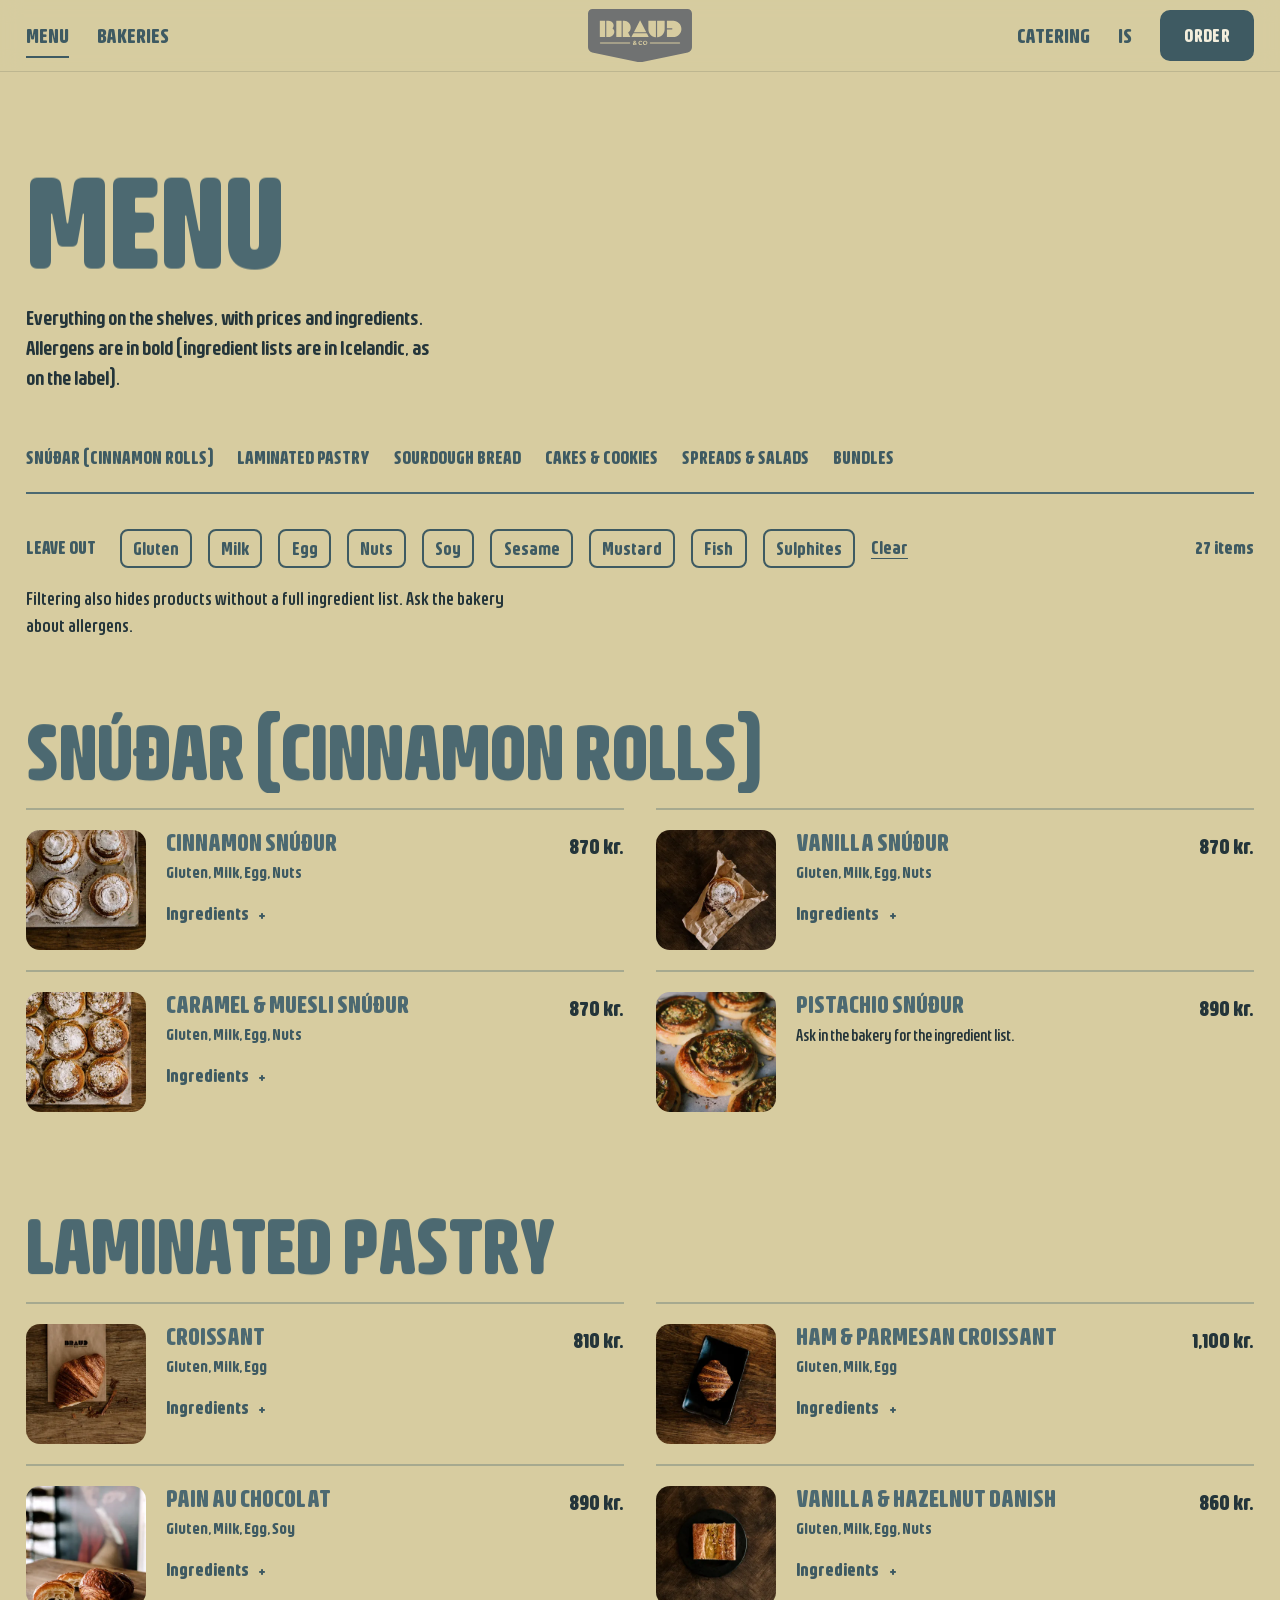
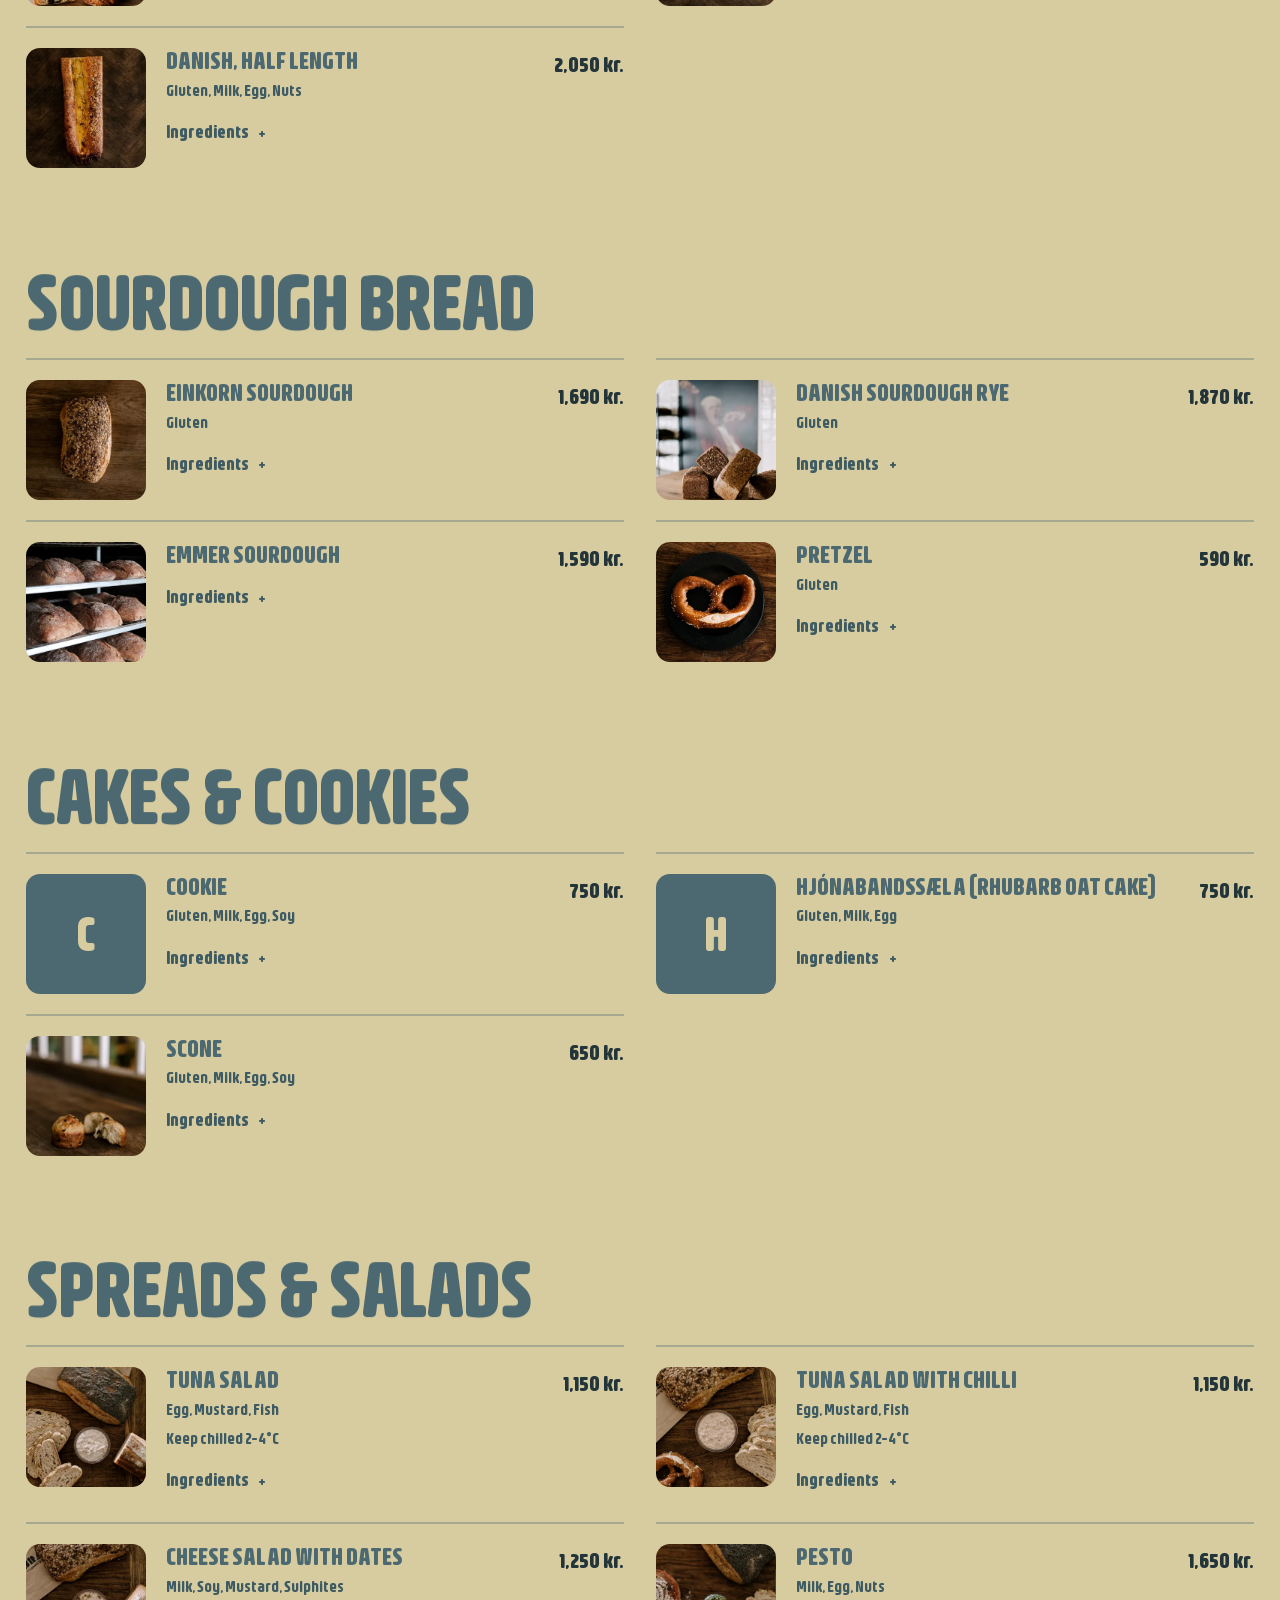
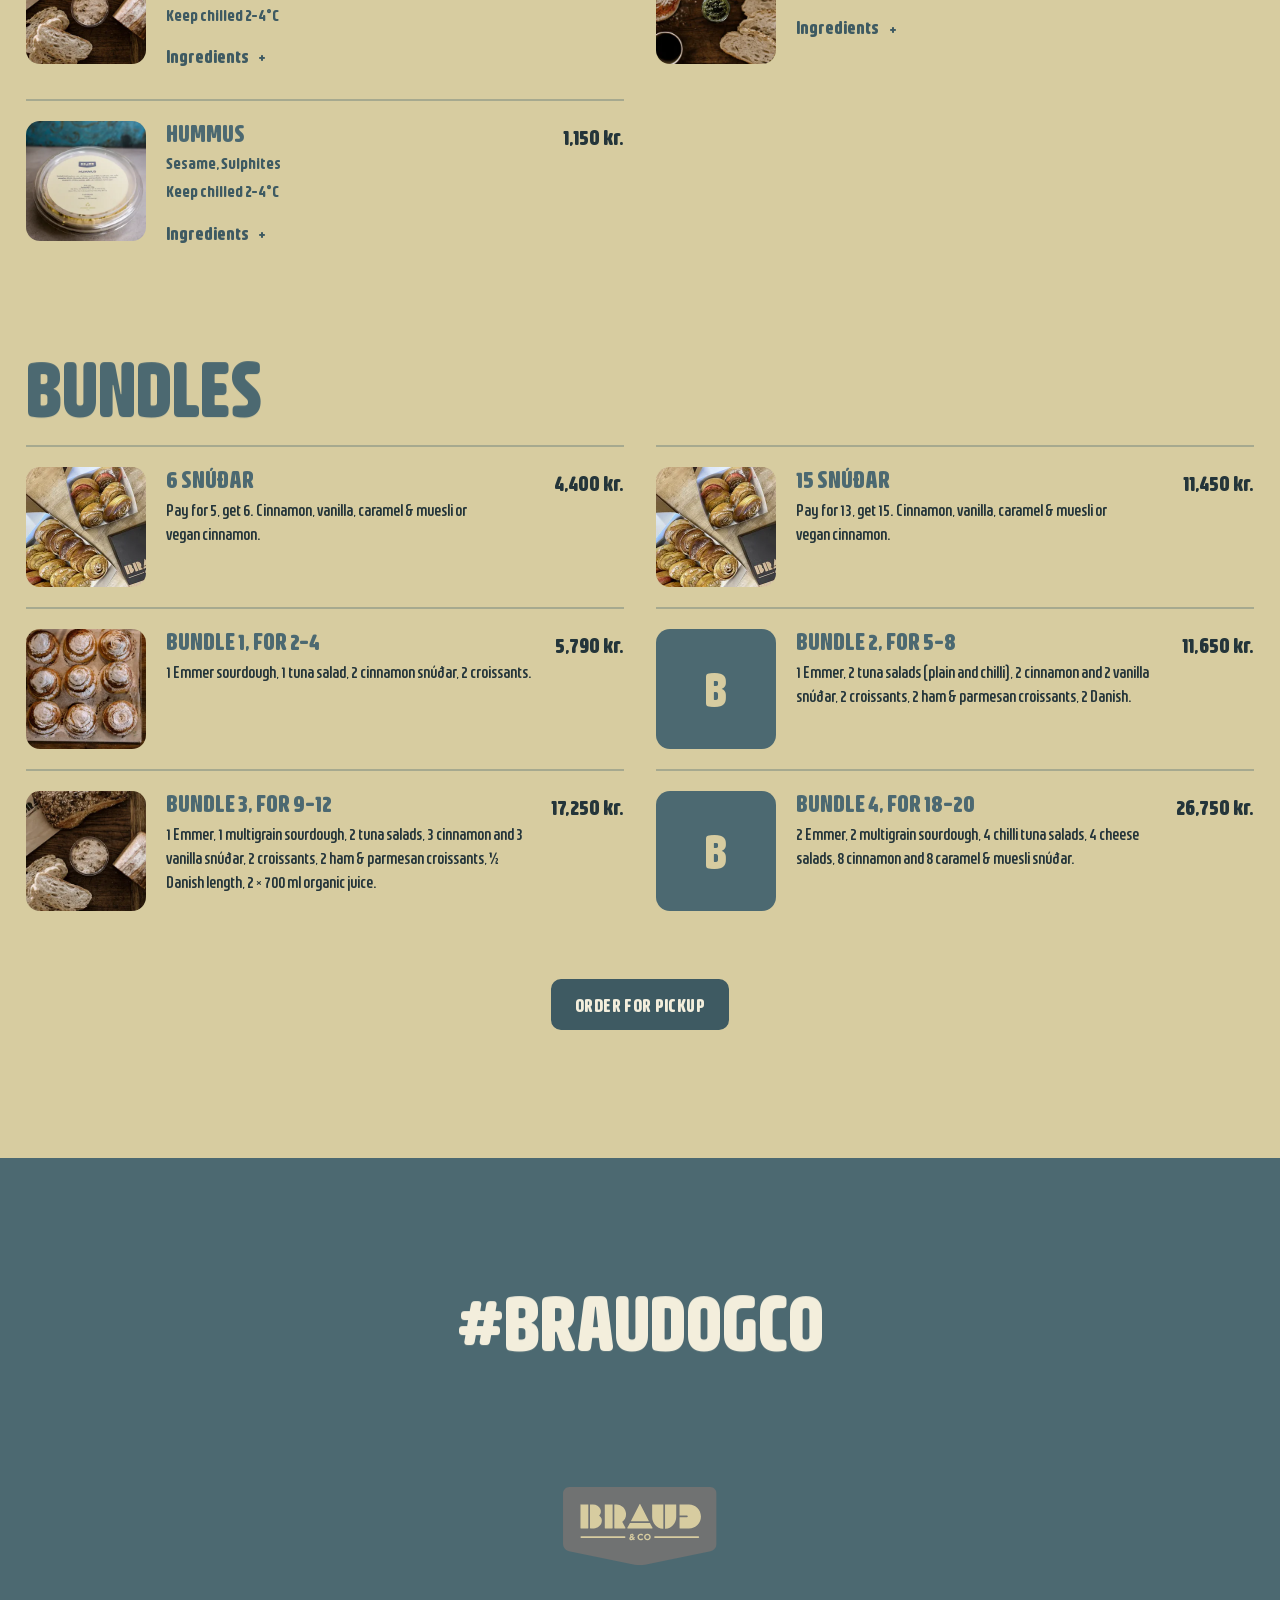
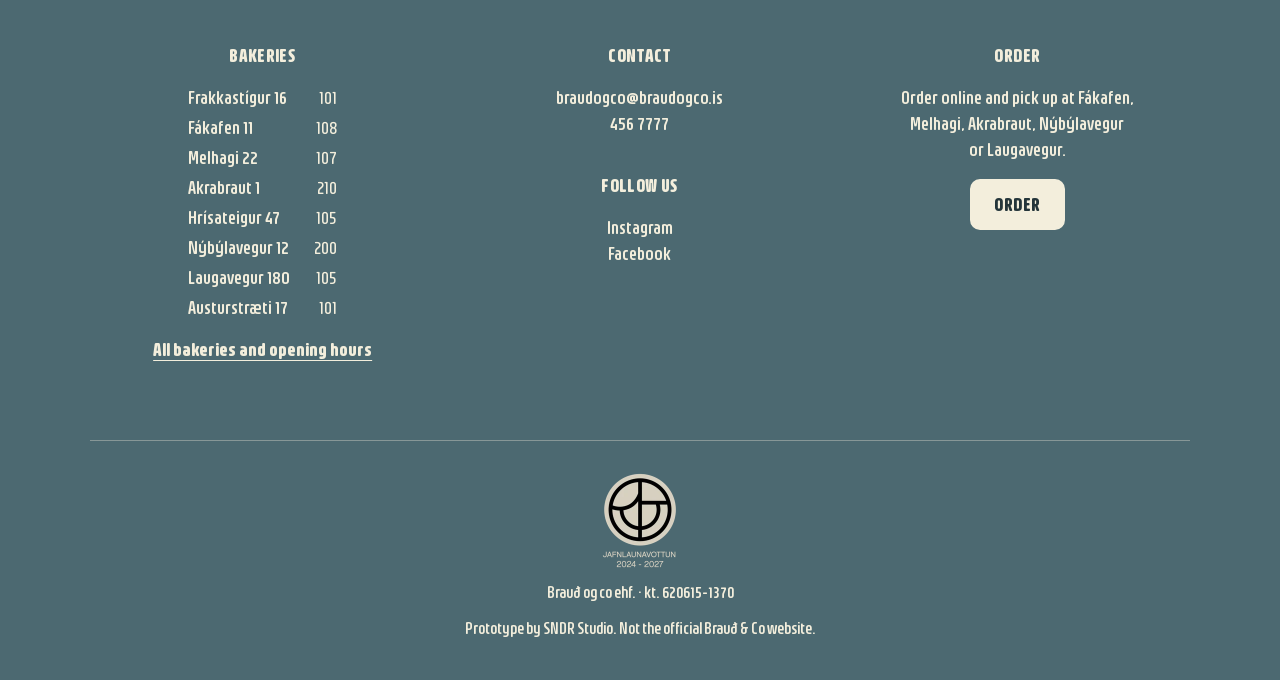
<file: en/menu/index.html>
<!doctype html>
<html lang="en">
<head>
<meta charset="utf-8">
<meta name="viewport" content="width=device-width, initial-scale=1">
<title>Menu · Brauð &amp; Co</title>
<meta name="description" content="Snúðar, laminated pastry, sourdough, cakes and spreads with prices and ingredients.">
<meta name="robots" content="noindex, nofollow">
<meta name="theme-color" content="#D7CCA0">
<link rel="alternate" hreflang="en" href="../../en/menu/">
<link rel="alternate" hreflang="is" href="../../matsedill/">
<link rel="icon" href="../../assets/favicon.svg" type="image/svg+xml">
<link rel="preload" href="../../assets/fonts/Bevellier-Variable.woff2" as="font" type="font/woff2" crossorigin>
<link rel="stylesheet" href="../../css/site.css?v=2f4e6e39">
<script>document.documentElement.classList.add('js');setTimeout(function(){if(!window.BC_BOOTED)document.documentElement.classList.remove('js')},3500)</script>
<script type="application/ld+json">{"@context":"https://schema.org","@graph":[{"@type":"Bakery","name":"Brauð & Co Frakkastígur","address":{"@type":"PostalAddress","streetAddress":"Frakkastígur 16","postalCode":"101","addressLocality":"Reykjavík","addressCountry":"IS"},"geo":{"@type":"GeoCoordinates","latitude":64.1440177,"longitude":-21.9260968},"telephone":"+354 456 7777","email":"braudogco@braudogco.is","openingHoursSpecification":[{"@type":"OpeningHoursSpecification","dayOfWeek":"Sunday","opens":"06:30","closes":"17:00"},{"@type":"OpeningHoursSpecification","dayOfWeek":"Monday","opens":"06:30","closes":"17:00"},{"@type":"OpeningHoursSpecification","dayOfWeek":"Tuesday","opens":"06:30","closes":"17:00"},{"@type":"OpeningHoursSpecification","dayOfWeek":"Wednesday","opens":"06:30","closes":"17:00"},{"@type":"OpeningHoursSpecification","dayOfWeek":"Thursday","opens":"06:30","closes":"17:00"},{"@type":"OpeningHoursSpecification","dayOfWeek":"Friday","opens":"06:30","closes":"17:00"},{"@type":"OpeningHoursSpecification","dayOfWeek":"Saturday","opens":"06:30","closes":"17:00"}],"servesCuisine":"Bakery","priceRange":"$$"},{"@type":"Bakery","name":"Brauð & Co Fákafen","address":{"@type":"PostalAddress","streetAddress":"Fákafen 11","postalCode":"108","addressLocality":"Reykjavík","addressCountry":"IS"},"geo":{"@type":"GeoCoordinates","latitude":64.1295279,"longitude":-21.8642543},"telephone":"+354 456 7777","email":"braudogco@braudogco.is","openingHoursSpecification":[{"@type":"OpeningHoursSpecification","dayOfWeek":"Sunday","opens":"08:00","closes":"15:00"},{"@type":"OpeningHoursSpecification","dayOfWeek":"Monday","opens":"07:00","closes":"17:00"},{"@type":"OpeningHoursSpecification","dayOfWeek":"Tuesday","opens":"07:00","closes":"17:00"},{"@type":"OpeningHoursSpecification","dayOfWeek":"Wednesday","opens":"07:00","closes":"17:00"},{"@type":"OpeningHoursSpecification","dayOfWeek":"Thursday","opens":"07:00","closes":"17:00"},{"@type":"OpeningHoursSpecification","dayOfWeek":"Friday","opens":"07:00","closes":"17:00"},{"@type":"OpeningHoursSpecification","dayOfWeek":"Saturday","opens":"08:00","closes":"16:00"}],"servesCuisine":"Bakery","priceRange":"$$"},{"@type":"Bakery","name":"Brauð & Co Melhagi","address":{"@type":"PostalAddress","streetAddress":"Melhagi 22","postalCode":"107","addressLocality":"Reykjavík","addressCountry":"IS"},"geo":{"@type":"GeoCoordinates","latitude":64.1441027,"longitude":-21.9609549},"telephone":"+354 456 7777","email":"braudogco@braudogco.is","openingHoursSpecification":[{"@type":"OpeningHoursSpecification","dayOfWeek":"Sunday","opens":"08:00","closes":"16:00"},{"@type":"OpeningHoursSpecification","dayOfWeek":"Monday","opens":"07:00","closes":"17:00"},{"@type":"OpeningHoursSpecification","dayOfWeek":"Tuesday","opens":"07:00","closes":"17:00"},{"@type":"OpeningHoursSpecification","dayOfWeek":"Wednesday","opens":"07:00","closes":"17:00"},{"@type":"OpeningHoursSpecification","dayOfWeek":"Thursday","opens":"07:00","closes":"17:00"},{"@type":"OpeningHoursSpecification","dayOfWeek":"Friday","opens":"07:00","closes":"17:00"},{"@type":"OpeningHoursSpecification","dayOfWeek":"Saturday","opens":"08:00","closes":"16:00"}],"servesCuisine":"Bakery","priceRange":"$$"},{"@type":"Bakery","name":"Brauð & Co Akrabraut","address":{"@type":"PostalAddress","streetAddress":"Akrabraut 1","postalCode":"210","addressLocality":"Garðabær","addressCountry":"IS"},"geo":{"@type":"GeoCoordinates","latitude":64.0980961,"longitude":-21.9083824},"telephone":"+354 456 7777","email":"braudogco@braudogco.is","openingHoursSpecification":[{"@type":"OpeningHoursSpecification","dayOfWeek":"Sunday","opens":"08:00","closes":"16:00"},{"@type":"OpeningHoursSpecification","dayOfWeek":"Monday","opens":"07:00","closes":"17:00"},{"@type":"OpeningHoursSpecification","dayOfWeek":"Tuesday","opens":"07:00","closes":"17:00"},{"@type":"OpeningHoursSpecification","dayOfWeek":"Wednesday","opens":"07:00","closes":"17:00"},{"@type":"OpeningHoursSpecification","dayOfWeek":"Thursday","opens":"07:00","closes":"17:00"},{"@type":"OpeningHoursSpecification","dayOfWeek":"Friday","opens":"07:00","closes":"17:00"},{"@type":"OpeningHoursSpecification","dayOfWeek":"Saturday","opens":"08:00","closes":"16:00"}],"servesCuisine":"Bakery","priceRange":"$$"},{"@type":"Bakery","name":"Brauð & Co Hrísateigur","address":{"@type":"PostalAddress","streetAddress":"Hrísateigur 47","postalCode":"105","addressLocality":"Reykjavík","addressCountry":"IS"},"geo":{"@type":"GeoCoordinates","latitude":64.1485477,"longitude":-21.884744},"telephone":"+354 456 7777","email":"braudogco@braudogco.is","openingHoursSpecification":[{"@type":"OpeningHoursSpecification","dayOfWeek":"Sunday","opens":"09:00","closes":"15:00"},{"@type":"OpeningHoursSpecification","dayOfWeek":"Monday","opens":"08:00","closes":"16:00"},{"@type":"OpeningHoursSpecification","dayOfWeek":"Tuesday","opens":"08:00","closes":"16:00"},{"@type":"OpeningHoursSpecification","dayOfWeek":"Wednesday","opens":"08:00","closes":"16:00"},{"@type":"OpeningHoursSpecification","dayOfWeek":"Thursday","opens":"08:00","closes":"16:00"},{"@type":"OpeningHoursSpecification","dayOfWeek":"Friday","opens":"08:00","closes":"16:00"},{"@type":"OpeningHoursSpecification","dayOfWeek":"Saturday","opens":"09:00","closes":"16:00"}],"servesCuisine":"Bakery","priceRange":"$$"},{"@type":"Bakery","name":"Brauð & Co Nýbýlavegur","address":{"@type":"PostalAddress","streetAddress":"Nýbýlavegur 12","postalCode":"200","addressLocality":"Kópavogur","addressCountry":"IS"},"geo":{"@type":"GeoCoordinates","latitude":64.1141998,"longitude":-21.8940573},"telephone":"+354 456 7777","email":"braudogco@braudogco.is","openingHoursSpecification":[{"@type":"OpeningHoursSpecification","dayOfWeek":"Sunday","opens":"09:00","closes":"15:00"},{"@type":"OpeningHoursSpecification","dayOfWeek":"Monday","opens":"07:30","closes":"16:00"},{"@type":"OpeningHoursSpecification","dayOfWeek":"Tuesday","opens":"07:30","closes":"16:00"},{"@type":"OpeningHoursSpecification","dayOfWeek":"Wednesday","opens":"07:30","closes":"16:00"},{"@type":"OpeningHoursSpecification","dayOfWeek":"Thursday","opens":"07:30","closes":"16:00"},{"@type":"OpeningHoursSpecification","dayOfWeek":"Friday","opens":"07:30","closes":"16:00"},{"@type":"OpeningHoursSpecification","dayOfWeek":"Saturday","opens":"09:00","closes":"16:00"}],"servesCuisine":"Bakery","priceRange":"$$"},{"@type":"Bakery","name":"Brauð & Co Laugavegur","address":{"@type":"PostalAddress","streetAddress":"Laugavegur 180","postalCode":"105","addressLocality":"Reykjavík","addressCountry":"IS"},"geo":{"@type":"GeoCoordinates","latitude":64.1401124,"longitude":-21.895071},"telephone":"+354 456 7777","email":"braudogco@braudogco.is","openingHoursSpecification":[{"@type":"OpeningHoursSpecification","dayOfWeek":"Sunday","opens":"08:00","closes":"15:00"},{"@type":"OpeningHoursSpecification","dayOfWeek":"Monday","opens":"07:00","closes":"16:00"},{"@type":"OpeningHoursSpecification","dayOfWeek":"Tuesday","opens":"07:00","closes":"16:00"},{"@type":"OpeningHoursSpecification","dayOfWeek":"Wednesday","opens":"07:00","closes":"16:00"},{"@type":"OpeningHoursSpecification","dayOfWeek":"Thursday","opens":"07:00","closes":"16:00"},{"@type":"OpeningHoursSpecification","dayOfWeek":"Friday","opens":"07:00","closes":"16:00"},{"@type":"OpeningHoursSpecification","dayOfWeek":"Saturday","opens":"08:00","closes":"15:00"}],"servesCuisine":"Bakery","priceRange":"$$"},{"@type":"Bakery","name":"Brauð & Co Austurstræti","address":{"@type":"PostalAddress","streetAddress":"Austurstræti 17","postalCode":"101","addressLocality":"Reykjavík","addressCountry":"IS"},"geo":{"@type":"GeoCoordinates","latitude":64.1476283,"longitude":-21.9377164},"telephone":"+354 456 7777","email":"braudogco@braudogco.is","openingHoursSpecification":[{"@type":"OpeningHoursSpecification","dayOfWeek":"Sunday","opens":"08:00","closes":"15:00"},{"@type":"OpeningHoursSpecification","dayOfWeek":"Monday","opens":"07:00","closes":"16:00"},{"@type":"OpeningHoursSpecification","dayOfWeek":"Tuesday","opens":"07:00","closes":"16:00"},{"@type":"OpeningHoursSpecification","dayOfWeek":"Wednesday","opens":"07:00","closes":"16:00"},{"@type":"OpeningHoursSpecification","dayOfWeek":"Thursday","opens":"07:00","closes":"16:00"},{"@type":"OpeningHoursSpecification","dayOfWeek":"Friday","opens":"07:00","closes":"16:00"},{"@type":"OpeningHoursSpecification","dayOfWeek":"Saturday","opens":"08:00","closes":"16:00"}],"servesCuisine":"Bakery","priceRange":"$$"}]}</script>
<link rel="icon" type="image/png" sizes="32x32" href="../../icons/favicon-32.png">
<link rel="icon" type="image/png" sizes="48x48" href="../../icons/favicon-48.png">
<link rel="apple-touch-icon" sizes="180x180" href="../../icons/apple-touch-icon.png">
</head>
<body class="bc-page bc-page--menu" data-lang="en">
<div class="bc-root">
<a class="bc-skip" href="#main">Skip to content</a>
<div class="bc-awning" aria-hidden="true"></div>
<header class="bc-bar" data-bar>
  <nav class="bc-nav bc-nav--l" aria-label="Main"><a class="bc-nav__a is-current" href="../../en/menu/" aria-current="page">Menu</a><a class="bc-nav__a" href="../../en/bakeries/">Bakeries</a></nav>
  <a class="bc-logo" translate="no" href="../../en/" aria-label="Brauð &amp; Co home" data-logo><svg aria-hidden="true" focusable="false" width="250" height="128" viewBox="0 0 250 128" fill="none" xmlns="http://www.w3.org/2000/svg">
<g clip-path="url(#bclogo)">
<path d="M239.361 0H10.6385C4.77356 0 0 4.7745 0 10.6406V92.2481C0 97.9268 4.35463 103.286 9.91092 104.443L116.737 126.772C118.964 127.235 121.908 127.5 125.005 127.5C128.103 127.5 131.047 127.246 133.274 126.772L240.1 104.443C245.656 103.286 250.011 97.9268 250.011 92.2481V10.6406C250 4.7745 245.226 0 239.361 0Z" fill="#707272"/>
<path d="M115.436 86.735L114.257 85.5331C113.43 86.2167 112.449 86.6688 111.269 86.6688C109.318 86.6688 107.841 85.5331 107.841 83.7027C107.841 82.3905 108.546 81.4753 109.825 80.8909C109.329 80.1742 109.108 79.5457 109.108 78.8289C109.108 77.4175 110.233 76.1274 112.206 76.1274C113.948 76.1274 115.084 77.2521 115.084 78.7076C115.084 80.097 114.213 80.9019 112.934 81.3981L114.29 82.7544C114.621 82.2251 114.962 81.6297 115.282 81.0012L116.936 81.9054C116.539 82.6221 116.109 83.3829 115.591 84.0666L117.09 85.5662L115.436 86.735ZM111.038 82.2692C110.365 82.6221 110.09 83.1183 110.09 83.6255C110.09 84.3532 110.685 84.8384 111.523 84.8384C112.03 84.8384 112.526 84.6179 113 84.254L111.038 82.2692ZM112.151 77.8917C111.556 77.8917 111.159 78.3107 111.159 78.9392C111.159 79.4023 111.335 79.7441 111.754 80.2183C112.647 79.8875 113.11 79.5016 113.11 78.851C113.11 78.2335 112.724 77.8917 112.151 77.8917Z" fill="#D7CCA0"/>
<path d="M126.428 86.7021C123.418 86.7021 121.191 84.3865 121.191 81.4535V81.4204C121.191 78.5204 123.385 76.1387 126.516 76.1387C128.445 76.1387 129.592 76.7782 130.54 77.7155L129.106 79.3695C128.324 78.6527 127.519 78.2117 126.494 78.2117C124.774 78.2117 123.528 79.6451 123.528 81.3983V81.4314C123.528 83.1846 124.741 84.6401 126.494 84.6401C127.662 84.6401 128.379 84.177 129.184 83.4382L130.617 84.8827C129.558 86.0074 128.39 86.7021 126.428 86.7021Z" fill="#D7CCA0"/>
<path d="M137.364 86.7021C134.211 86.7021 131.951 84.3535 131.951 81.4535V81.4204C131.951 78.5204 134.244 76.1387 137.397 76.1387C140.55 76.1387 142.81 78.4873 142.81 81.3983V81.4314C142.81 84.3204 140.517 86.7021 137.364 86.7021ZM140.462 81.4204C140.462 79.6672 139.172 78.2117 137.364 78.2117C135.556 78.2117 134.299 79.6451 134.299 81.3983V81.4314C134.299 83.1846 135.578 84.6401 137.397 84.6401C139.205 84.6401 140.462 83.2067 140.462 81.4535V81.4204Z" fill="#D7CCA0"/>
<path d="M29.0934 28.3271C28.7186 28.3271 28.4209 28.6249 28.4209 28.9998V66.8429C28.4209 67.2178 28.7186 67.5155 29.0934 67.5155H40.5036C40.8785 67.5155 41.1761 67.2178 41.1761 66.8429V28.9998C41.1761 28.6249 40.8785 28.3271 40.5036 28.3271H29.0934Z" fill="#D7CCA0"/>
<path d="M68.682 28.3271C68.3072 28.3271 68.0095 28.6249 68.0095 28.9998V66.8429C68.0095 67.2178 68.3072 67.5155 68.682 67.5155H80.0922C80.4671 67.5155 80.7647 67.2178 80.7647 66.8429V28.9998C80.7647 28.6249 80.4671 28.3271 80.0922 28.3271H68.682Z" fill="#D7CCA0"/>
<path d="M44.6157 28.3271C44.2409 28.3271 43.9432 28.6249 43.9432 28.9998V66.8429C43.9432 67.2178 44.2409 67.5155 44.6157 67.5155H48.1546C53.8542 67.5155 60.568 64.6045 62.7067 58.1099C64.1509 53.7213 62.806 49.4761 59.1018 46.7305L58.8372 46.543L59.0577 46.3004C61.7697 43.3012 62.4201 39.3096 60.7885 35.6378C58.8151 31.1941 54.1077 28.3271 48.7829 28.3271H44.6157Z" fill="#D7CCA0"/>
<path d="M84.2043 28.3271C83.8295 28.3271 83.5318 28.6249 83.5318 28.9998V66.8429C83.5318 67.2178 83.8295 67.5155 84.2043 67.5155H101.005C101.369 67.5155 101.678 67.2178 101.678 66.8429C101.678 66.7216 101.645 66.6003 101.579 66.5011L96.3863 56.7757L96.5847 56.6213C100.443 53.6221 102.659 49.1012 102.659 44.2054C102.659 35.4503 95.5374 28.3271 86.784 28.3271H84.2043Z" fill="#D7CCA0"/>
<path d="M162.544 68.133H162.566C162.951 68.1771 163.304 67.8684 163.304 67.4824V28.9998C163.304 28.6249 163.007 28.3271 162.632 28.3271H145.798C145.423 28.3271 145.125 28.6249 145.125 28.9998V48.6932C145.147 58.6832 152.622 67.0414 162.544 68.133Z" fill="#D7CCA0"/>
<path d="M166.093 67.4824C166.104 67.8463 166.402 68.133 166.766 68.133C166.788 68.133 166.821 68.133 166.843 68.133H166.876C176.809 67.0303 184.284 58.6722 184.284 48.6822V28.9998C184.284 28.6249 183.986 28.3271 183.611 28.3271H166.777C166.402 28.3271 166.104 28.6249 166.104 28.9998V67.4383V67.4493L166.093 67.4824Z" fill="#D7CCA0"/>
<path d="M190.402 49.3104C190.027 49.3104 189.73 49.6081 189.73 49.983V66.8536C189.73 67.2285 190.027 67.5263 190.402 67.5263H205.009C215.791 67.5263 224.567 58.7491 224.567 47.9651C224.567 37.1481 215.791 28.3379 205.009 28.3379H190.402C190.027 28.3379 189.73 28.6356 189.73 29.0105V45.8811C189.73 46.256 190.027 46.5538 190.402 46.5538H201.812C202.507 46.5538 203.069 47.1161 203.069 47.8108V48.0754C203.069 48.7701 202.507 49.3324 201.812 49.3324H190.402V49.3104Z" fill="#D7CCA0"/>
<path d="M125.193 27.6436C124.917 27.6436 124.686 27.809 124.576 28.0515L110.63 55.3202C110.564 55.4525 110.552 55.5738 110.597 55.64C110.641 55.7061 110.751 55.7502 110.894 55.7502H139.48C139.624 55.7502 139.734 55.7061 139.778 55.64C139.822 55.5738 139.811 55.4525 139.745 55.3202L125.81 28.0736C125.7 27.809 125.457 27.6436 125.193 27.6436Z" fill="#D7CCA0"/>
<path d="M110.31 58.5288C109.494 58.5288 109.252 58.6391 109.075 58.7493C108.91 58.8486 108.546 59.3007 108.304 59.7417L104.699 66.512C104.643 66.6113 104.61 66.7326 104.61 66.8428C104.61 67.2067 104.908 67.5154 105.283 67.5154H145.103C145.467 67.5154 145.775 67.2177 145.775 66.8428C145.775 66.7326 145.742 66.6223 145.687 66.5231L142.082 59.7417C141.84 59.3007 141.476 58.8486 141.311 58.7493C141.134 58.6501 140.892 58.5288 140.076 58.5288H110.31Z" fill="#D7CCA0"/>
<path d="M100.355 80.2622H29.6777C28.9831 80.2622 28.4209 80.8245 28.4209 81.519V81.7836C28.4209 82.4781 28.9831 83.0404 29.6777 83.0404H100.355C101.05 83.0404 101.612 82.4781 101.612 81.7836V81.519C101.601 80.8245 101.039 80.2622 100.355 80.2622Z" fill="#D7CCA0"/>
<path d="M220.322 80.2622H149.645C148.951 80.2622 148.388 80.8245 148.388 81.519V81.7836C148.388 82.4781 148.951 83.0404 149.645 83.0404H220.322C221.017 83.0404 221.579 82.4781 221.579 81.7836V81.519C221.579 80.8245 221.017 80.2622 220.322 80.2622Z" fill="#D7CCA0"/>
</g>
<defs>
<clipPath id="bclogo">
<rect width="250" height="127.5" fill="white"/>
</clipPath>
</defs>
</svg>
</a>
  <div class="bc-nav bc-nav--r"><a class="bc-nav__a" href="../../en/catering/">Catering</a><a class="bc-nav__a bc-lang" href="../../matsedill/" hreflang="is" lang="is" aria-label="Íslenska">IS</a>
    <a class="bc-btn bc-btn--order" href="https://braudogco.is/vefverslun">Order</a>
    <button class="bc-burger" type="button" aria-expanded="false" aria-controls="bc-panel" data-burger><span class="bc-sr">Open menu</span><i></i><i></i></button>
  </div>
</header>
<div class="bc-panel" id="bc-panel" hidden data-panel>
  <nav aria-label="Menu">
    <a href="../../en/" data-home style="--n:0"><span>Home</span></a><a href="../../en/menu/" style="--n:1" aria-current="page"><span>Menu</span></a><a href="../../en/bakeries/" style="--n:2"><span>Bakeries</span></a><a href="../../en/catering/" style="--n:3"><span>Catering</span></a>
  </nav>
  <div class="bc-panel__foot"><a class="bc-btn" href="https://braudogco.is/vefverslun">Order</a><a class="bc-panel__lang" href="../../matsedill/" hreflang="is" lang="is">Íslenska</a></div>
</div>
<main id="main">

<section class="bc-phead bc-sheet">
  <h1 class="bc-title fs-240 bc-title--slate" aria-label="Menu"><span class="bc-st bc-line" style="--d:0" data-st aria-hidden="true"><span class="bc-sr">Menu</span><span aria-hidden="true"><span class="bc-w"><span class="bc-c" style="--i:0">M</span><span class="bc-c" style="--i:1">e</span><span class="bc-c" style="--i:2">n</span><span class="bc-c" style="--i:3">u</span></span></span></span></h1>
  <p class="bc-phead__p">Everything on the shelves, with prices and ingredients. Allergens are in bold (ingredient lists are in Icelandic, as on the label).</p>
</section>
<div class="bc-menu" data-menu>
  <nav class="bc-menu__cats" aria-label="Categories"><a href="#snudar">Snúðar (cinnamon rolls)</a><a href="#smjordeig">Laminated pastry</a><a href="#braud">Sourdough bread</a><a href="#kokur">Cakes &amp; cookies</a><a href="#salat">Spreads &amp; salads</a><a href="#pakkar">Bundles</a></nav>
  <details class="bc-menu__fwrap" open data-filter-wrap><summary>Leave out</summary>
  <fieldset class="bc-menu__filter"><legend>Leave out</legend>
    <label class="bc-check"><input type="checkbox" value="gluten" data-allergen><span>Gluten</span></label><label class="bc-check"><input type="checkbox" value="milk" data-allergen><span>Milk</span></label><label class="bc-check"><input type="checkbox" value="egg" data-allergen><span>Egg</span></label><label class="bc-check"><input type="checkbox" value="nuts" data-allergen><span>Nuts</span></label><label class="bc-check"><input type="checkbox" value="soy" data-allergen><span>Soy</span></label><label class="bc-check"><input type="checkbox" value="sesame" data-allergen><span>Sesame</span></label><label class="bc-check"><input type="checkbox" value="mustard" data-allergen><span>Mustard</span></label><label class="bc-check"><input type="checkbox" value="fish" data-allergen><span>Fish</span></label><label class="bc-check"><input type="checkbox" value="sulphite" data-allergen><span>Sulphites</span></label>
    <button type="button" class="bc-link" data-allergen-clear>Clear</button>
    <output class="bc-menu__count" data-count>27 items</output>
  </fieldset>
  </details>
  <p class="bc-menu__note">Filtering also hides products without a full ingredient list. Ask the bakery about allergens.</p>
  <section class="bc-menu__sec" id="snudar" aria-labelledby="h-snudar">
    <h2 id="h-snudar" class="bc-title fs-110 bc-title--slate" aria-label="Snúðar (cinnamon rolls)"><span class="bc-st bc-line" style="--d:0" data-st aria-hidden="true"><span class="bc-sr">Snúðar (cinnamon rolls)</span><span aria-hidden="true"><span class="bc-w"><span class="bc-c" style="--i:0">S</span><span class="bc-c" style="--i:1">n</span><span class="bc-c" style="--i:2">ú</span><span class="bc-c" style="--i:3">ð</span><span class="bc-c" style="--i:4">a</span><span class="bc-c" style="--i:5">r</span></span> <span class="bc-w"><span class="bc-c" style="--i:6">(</span><span class="bc-c" style="--i:7">c</span><span class="bc-c" style="--i:8">i</span><span class="bc-c" style="--i:9">n</span><span class="bc-c" style="--i:10">n</span><span class="bc-c" style="--i:11">a</span><span class="bc-c" style="--i:12">m</span><span class="bc-c" style="--i:13">o</span><span class="bc-c" style="--i:14">n</span></span> <span class="bc-w"><span class="bc-c" style="--i:15">r</span><span class="bc-c" style="--i:16">o</span><span class="bc-c" style="--i:17">l</span><span class="bc-c" style="--i:18">l</span><span class="bc-c" style="--i:19">s</span><span class="bc-c" style="--i:20">)</span></span></span></span></h2>
    <ul class="bc-items"><li class="bc-item" id="BCBL001" data-allergens="gluten milk egg nuts" data-ingredients-known="true">
        <div class="bc-item__ph"><img class="" width="1365" height="2048" src="../../assets/img/kanil-tray-320.webp" srcset="../../assets/img/kanil-tray-320.webp 320w, ../../assets/img/kanil-tray-640.webp 640w" sizes="(min-width: 960px) 120px, 84px" alt="Cinnamon snúður" loading="lazy" decoding="async"></div>
        <div class="bc-item__body"><h3 class="bc-item__name">Cinnamon snúður</h3>
          <p class="bc-item__al">Gluten, Milk, Egg, Nuts</p>
          
          <details class="bc-item__det"><summary>Ingredients</summary><p class="bc-item__ing" lang="is">Lífrænt <strong>hveiti</strong> (Tipo 00), vatn, <strong>smjör</strong> (<strong>rjómi</strong>, salt), lífrænn hrásykur, möndlumauk (<strong>möndlur</strong>, sykur), flórsykur (sykur, kartöflusterkja), lífræn <strong>egg</strong>, <strong>nýmjólk</strong>, ger, lífrænn kanill (0,5%), sjávarsalt.</p></details></div>
        <p class="bc-item__price">870 kr.</p>
      </li><li class="bc-item" id="BCBL002" data-allergens="gluten milk egg nuts" data-ingredients-known="true">
        <div class="bc-item__ph"><img class="" width="1365" height="2048" src="../../assets/img/vanillu-bag-320.webp" srcset="../../assets/img/vanillu-bag-320.webp 320w, ../../assets/img/vanillu-bag-640.webp 640w" sizes="(min-width: 960px) 120px, 84px" alt="Vanilla snúður" loading="lazy" decoding="async"></div>
        <div class="bc-item__body"><h3 class="bc-item__name">Vanilla snúður</h3>
          <p class="bc-item__al">Gluten, Milk, Egg, Nuts</p>
          
          <details class="bc-item__det"><summary>Ingredients</summary><p class="bc-item__ing" lang="is">Lífrænt <strong>hveiti</strong> (Tipo 00), vatn, <strong>smjör</strong> (<strong>rjómi</strong>, salt), lífrænn hrásykur, möndlumauk (<strong>möndlur</strong>, hrásykur), flórsykur (sykur, kartöflusterkja), <strong>nýmjólk</strong>, lífræn <strong>egg</strong>, ger, sjávarsalt, lífræn birkifræ, <strong>eggjarauður</strong>, maíssterkja, lífræn vanilla.</p></details></div>
        <p class="bc-item__price">870 kr.</p>
      </li><li class="bc-item" id="BCBL003" data-allergens="gluten milk egg nuts" data-ingredients-known="true">
        <div class="bc-item__ph"><img class="" width="1365" height="2048" src="../../assets/img/karamellu-tray-320.webp" srcset="../../assets/img/karamellu-tray-320.webp 320w, ../../assets/img/karamellu-tray-640.webp 640w" sizes="(min-width: 960px) 120px, 84px" alt="Caramel &amp; muesli snúður" loading="lazy" decoding="async"></div>
        <div class="bc-item__body"><h3 class="bc-item__name">Caramel &amp; muesli snúður</h3>
          <p class="bc-item__al">Gluten, Milk, Egg, Nuts</p>
          
          <details class="bc-item__det"><summary>Ingredients</summary><p class="bc-item__ing" lang="is">Lífrænt <strong>hveiti</strong> (Tipo 00), vatn, <strong>smjör</strong> (<strong>rjómi</strong>, salt), púðursykur (súkrósi, reyrsykursíróp), möndlumauk (<strong>möndlur</strong>, hrásykur), lífrænn hrásykur, flórsykur (sykur, kartöflusterkja), <strong>nýmjólk</strong>, lífræn <strong>egg</strong>, lífræn graskersfræ, lífrænar <strong>heslihnetur</strong>, lífrænar <strong>hafraflögur</strong>, ger, sjávarsalt.</p></details></div>
        <p class="bc-item__price">870 kr.</p>
      </li><li class="bc-item" id="BCBL022" data-allergens="" data-ingredients-known="false">
        <div class="bc-item__ph"><img class="" width="1600" height="1600" src="../../assets/img/pistasiu-320.webp" srcset="../../assets/img/pistasiu-320.webp 320w, ../../assets/img/pistasiu-640.webp 640w" sizes="(min-width: 960px) 120px, 84px" alt="Pistachio snúður" loading="lazy" decoding="async"></div>
        <div class="bc-item__body"><h3 class="bc-item__name">Pistachio snúður</h3>
          
          
          <p class="bc-item__ing">Ask in the bakery for the ingredient list.</p></div>
        <p class="bc-item__price">890 kr.</p>
      </li></ul>
  </section><section class="bc-menu__sec" id="smjordeig" aria-labelledby="h-smjordeig">
    <h2 id="h-smjordeig" class="bc-title fs-110 bc-title--slate" aria-label="Laminated pastry"><span class="bc-st bc-line" style="--d:0" data-st aria-hidden="true"><span class="bc-sr">Laminated pastry</span><span aria-hidden="true"><span class="bc-w"><span class="bc-c" style="--i:0">L</span><span class="bc-c" style="--i:1">a</span><span class="bc-c" style="--i:2">m</span><span class="bc-c" style="--i:3">i</span><span class="bc-c" style="--i:4">n</span><span class="bc-c" style="--i:5">a</span><span class="bc-c" style="--i:6">t</span><span class="bc-c" style="--i:7">e</span><span class="bc-c" style="--i:8">d</span></span> <span class="bc-w"><span class="bc-c" style="--i:9">p</span><span class="bc-c" style="--i:10">a</span><span class="bc-c" style="--i:11">s</span><span class="bc-c" style="--i:12">t</span><span class="bc-c" style="--i:13">r</span><span class="bc-c" style="--i:14">y</span></span></span></span></h2>
    <ul class="bc-items"><li class="bc-item" id="BCSM001" data-allergens="gluten milk egg" data-ingredients-known="true">
        <div class="bc-item__ph"><img class="" width="888" height="918" src="../../assets/img/croissant-320.webp" srcset="../../assets/img/croissant-320.webp 320w, ../../assets/img/croissant-640.webp 640w" sizes="(min-width: 960px) 120px, 84px" alt="Croissant" loading="lazy" decoding="async"></div>
        <div class="bc-item__body"><h3 class="bc-item__name">Croissant</h3>
          <p class="bc-item__al">Gluten, Milk, Egg</p>
          
          <details class="bc-item__det"><summary>Ingredients</summary><p class="bc-item__ing" lang="is">Lífrænt <strong>hveiti</strong> (Manitoba), <strong>smjör</strong> (<strong>rjómi</strong>, salt), vatn, <strong>nýmjólk</strong>, lífrænn hrásykur, <strong>rjómi</strong>, ger, salt, lífræn <strong>egg</strong>.</p></details></div>
        <p class="bc-item__price">810 kr.</p>
      </li><li class="bc-item" id="BCSM002" data-allergens="gluten milk egg" data-ingredients-known="true">
        <div class="bc-item__ph"><img class="" width="1365" height="2048" src="../../assets/img/croissant-skinka-320.webp" srcset="../../assets/img/croissant-skinka-320.webp 320w, ../../assets/img/croissant-skinka-640.webp 640w" sizes="(min-width: 960px) 120px, 84px" alt="Ham &amp; parmesan croissant" loading="lazy" decoding="async"></div>
        <div class="bc-item__body"><h3 class="bc-item__name">Ham &amp; parmesan croissant</h3>
          <p class="bc-item__al">Gluten, Milk, Egg</p>
          
          <details class="bc-item__det"><summary>Ingredients</summary><p class="bc-item__ing" lang="is">Lífrænt <strong>hveiti</strong> (Manitoba), <strong>smjör</strong> (<strong>rjómi</strong>, salt), vatn, <strong>nýmjólk</strong>, lífrænn hrásykur, <strong>rjómi</strong>, skinka (svínakjöt, vatn, salt, rotvarnarefni (E250), bindiefni (E450, E451), náttúruleg bragðefni, þráavarnarefni (E301)), Góðostur 26% (<strong>mjólk</strong>, <strong>undanrenna</strong>, salt, ostahleypir, rotvarnarefni (E252)), parmesan ostur (<strong>nýmjólk</strong>, salt, ostahleypir, lýsósým úr <strong>eggjum</strong>), ger, matarsódi.</p></details></div>
        <p class="bc-item__price">1,100 kr.</p>
      </li><li class="bc-item" id="BCSM004" data-allergens="gluten milk egg soy" data-ingredients-known="true">
        <div class="bc-item__ph"><img class="" width="1365" height="2048" src="../../assets/img/pain-au-chocolat-320.webp" srcset="../../assets/img/pain-au-chocolat-320.webp 320w, ../../assets/img/pain-au-chocolat-640.webp 640w" sizes="(min-width: 960px) 120px, 84px" alt="Pain au chocolat" loading="lazy" decoding="async"></div>
        <div class="bc-item__body"><h3 class="bc-item__name">Pain au chocolat</h3>
          <p class="bc-item__al">Gluten, Milk, Egg, Soy</p>
          
          <details class="bc-item__det"><summary>Ingredients</summary><p class="bc-item__ing" lang="is">Lífrænt <strong>hveiti</strong> (Manitoba), <strong>smjör</strong> (<strong>rjómi</strong>, salt), dökkt súkkulaði 10% (sykur, kakómassi, kakósmjör, ýruefni (E322, inniheldur <strong>soja</strong>), bragðefni), vatn, <strong>nýmjólk</strong>, lífrænn hrásykur, <strong>rjómi</strong>, ger, sjávarsalt, lífræn <strong>egg</strong>.</p></details></div>
        <p class="bc-item__price">890 kr.</p>
      </li><li class="bc-item" id="BCSM005" data-allergens="gluten milk egg nuts" data-ingredients-known="true">
        <div class="bc-item__ph"><img class="" width="1365" height="2048" src="../../assets/img/vinarbraud-320.webp" srcset="../../assets/img/vinarbraud-320.webp 320w, ../../assets/img/vinarbraud-640.webp 640w" sizes="(min-width: 960px) 120px, 84px" alt="Vanilla &amp; hazelnut Danish" loading="lazy" decoding="async"></div>
        <div class="bc-item__body"><h3 class="bc-item__name">Vanilla &amp; hazelnut Danish</h3>
          <p class="bc-item__al">Gluten, Milk, Egg, Nuts</p>
          
          <details class="bc-item__det"><summary>Ingredients</summary><p class="bc-item__ing" lang="is">Lífrænt <strong>hveiti</strong> (Manitoba), <strong>smjör</strong> (<strong>rjómi</strong>, salt), <strong>nýmjólk</strong>, lífrænn hrásykur, <strong>rjómi</strong>, vatn, möndlumauk (<strong>möndlur</strong>, lífrænn hrásykur), lífrænar <strong>heslihnetur</strong>, <strong>eggjarauður</strong>, ger, sjávarsalt, maíssterkja, lífrænn kanill, lífræn vanilla.</p></details></div>
        <p class="bc-item__price">860 kr.</p>
      </li><li class="bc-item" id="BCSM006" data-allergens="gluten milk egg nuts" data-ingredients-known="true">
        <div class="bc-item__ph"><img class="" width="1365" height="2048" src="../../assets/img/vinarbraud-lengja-320.webp" srcset="../../assets/img/vinarbraud-lengja-320.webp 320w, ../../assets/img/vinarbraud-lengja-640.webp 640w" sizes="(min-width: 960px) 120px, 84px" alt="Danish, half length" loading="lazy" decoding="async"></div>
        <div class="bc-item__body"><h3 class="bc-item__name">Danish, half length</h3>
          <p class="bc-item__al">Gluten, Milk, Egg, Nuts</p>
          
          <details class="bc-item__det"><summary>Ingredients</summary><p class="bc-item__ing" lang="en">Same as the vanilla &amp; hazelnut Danish.</p></details></div>
        <p class="bc-item__price">2,050 kr.</p>
      </li></ul>
  </section><section class="bc-menu__sec" id="braud" aria-labelledby="h-braud">
    <h2 id="h-braud" class="bc-title fs-110 bc-title--slate" aria-label="Sourdough bread"><span class="bc-st bc-line" style="--d:0" data-st aria-hidden="true"><span class="bc-sr">Sourdough bread</span><span aria-hidden="true"><span class="bc-w"><span class="bc-c" style="--i:0">S</span><span class="bc-c" style="--i:1">o</span><span class="bc-c" style="--i:2">u</span><span class="bc-c" style="--i:3">r</span><span class="bc-c" style="--i:4">d</span><span class="bc-c" style="--i:5">o</span><span class="bc-c" style="--i:6">u</span><span class="bc-c" style="--i:7">g</span><span class="bc-c" style="--i:8">h</span></span> <span class="bc-w"><span class="bc-c" style="--i:9">b</span><span class="bc-c" style="--i:10">r</span><span class="bc-c" style="--i:11">e</span><span class="bc-c" style="--i:12">a</span><span class="bc-c" style="--i:13">d</span></span></span></span></h2>
    <ul class="bc-items"><li class="bc-item" id="BCBR002" data-allergens="gluten" data-ingredients-known="true">
        <div class="bc-item__ph"><img class="" width="1365" height="2048" src="../../assets/img/einkorn-320.webp" srcset="../../assets/img/einkorn-320.webp 320w, ../../assets/img/einkorn-640.webp 640w" sizes="(min-width: 960px) 120px, 84px" alt="Einkorn sourdough" loading="lazy" decoding="async"></div>
        <div class="bc-item__body"><h3 class="bc-item__name">Einkorn sourdough</h3>
          <p class="bc-item__al">Gluten</p>
          
          <details class="bc-item__det"><summary>Ingredients</summary><p class="bc-item__ing" lang="is">Lífrænt <strong>hveiti</strong> (Manitoba, Tipo 00, Einkorn (6%), <strong>heilhveiti</strong>), vatn, lífræn graskersfræ, lífrænir <strong>tröllahafrar</strong>, lífrænt <strong>perlubygg</strong>, lífrænt <strong>rúgmjöl</strong>, lífræn sólkjarnafræ, sjávarsalt, maltþykkni (úr <strong>byggi</strong>).</p></details></div>
        <p class="bc-item__price">1,690 kr.</p>
      </li><li class="bc-item" id="BCBR003" data-allergens="gluten" data-ingredients-known="true">
        <div class="bc-item__ph"><img class="" width="1365" height="2048" src="../../assets/img/rugbraud-320.webp" srcset="../../assets/img/rugbraud-320.webp 320w, ../../assets/img/rugbraud-640.webp 640w" sizes="(min-width: 960px) 120px, 84px" alt="Danish sourdough rye" loading="lazy" decoding="async"></div>
        <div class="bc-item__body"><h3 class="bc-item__name">Danish sourdough rye</h3>
          <p class="bc-item__al">Gluten</p>
          
          <details class="bc-item__det"><summary>Ingredients</summary><p class="bc-item__ing" lang="is">Lífrænt <strong>rúgmjöl</strong>, vatn, lífrænir <strong>rúgkjarnar</strong>, lífræn graskersfræ, lífræn sólkjarnafræ, maltþykkni (úr <strong>byggi</strong>), lífrænt <strong>hveiti</strong> (Tipo 00, <strong>heilhveiti</strong>), sjávarsalt.</p></details></div>
        <p class="bc-item__price">1,870 kr.</p>
      </li><li class="bc-item" id="BCBR110" data-allergens="" data-ingredients-known="false">
        <div class="bc-item__ph"><img class="" width="1600" height="2011" src="../../assets/img/emmer-320.webp" srcset="../../assets/img/emmer-320.webp 320w, ../../assets/img/emmer-640.webp 640w" sizes="(min-width: 960px) 120px, 84px" alt="Emmer sourdough" loading="lazy" decoding="async"></div>
        <div class="bc-item__body"><h3 class="bc-item__name">Emmer sourdough</h3>
          
          
          <details class="bc-item__det"><summary>Ingredients</summary><p class="bc-item__ing" lang="en">Emmer is an ancient wheat with a rich, slightly nutty flavour, one of the oldest grains.</p></details></div>
        <p class="bc-item__price">1,590 kr.</p>
      </li><li class="bc-item" id="BCBR020" data-allergens="gluten" data-ingredients-known="true">
        <div class="bc-item__ph"><img class="" width="917" height="983" src="../../assets/img/bretzel-320.webp" srcset="../../assets/img/bretzel-320.webp 320w, ../../assets/img/bretzel-640.webp 640w" sizes="(min-width: 960px) 120px, 84px" alt="Pretzel" loading="lazy" decoding="async"></div>
        <div class="bc-item__body"><h3 class="bc-item__name">Pretzel</h3>
          <p class="bc-item__al">Gluten</p>
          
          <details class="bc-item__det"><summary>Ingredients</summary><p class="bc-item__ing" lang="is">Lífrænt <strong>hveiti</strong> (Tipo 00), vatn, smjörlíki (repjuolía, vatn, ýruefni (E322), salt, sítrónusýra (E330), bragðefni, litarefni (E160a)), sjávarsalt, ger, ýruefni (E491).</p></details></div>
        <p class="bc-item__price">590 kr.</p>
      </li></ul>
  </section><section class="bc-menu__sec" id="kokur" aria-labelledby="h-kokur">
    <h2 id="h-kokur" class="bc-title fs-110 bc-title--slate" aria-label="Cakes &amp; cookies"><span class="bc-st bc-line" style="--d:0" data-st aria-hidden="true"><span class="bc-sr">Cakes &amp; cookies</span><span aria-hidden="true"><span class="bc-w"><span class="bc-c" style="--i:0">C</span><span class="bc-c" style="--i:1">a</span><span class="bc-c" style="--i:2">k</span><span class="bc-c" style="--i:3">e</span><span class="bc-c" style="--i:4">s</span></span> <span class="bc-w"><span class="bc-c" style="--i:5">&amp;</span></span> <span class="bc-w"><span class="bc-c" style="--i:6">c</span><span class="bc-c" style="--i:7">o</span><span class="bc-c" style="--i:8">o</span><span class="bc-c" style="--i:9">k</span><span class="bc-c" style="--i:10">i</span><span class="bc-c" style="--i:11">e</span><span class="bc-c" style="--i:12">s</span></span></span></span></h2>
    <ul class="bc-items"><li class="bc-item" id="BCKO001" data-allergens="gluten milk egg soy" data-ingredients-known="true">
        <div class="bc-item__ph is-empty"><span aria-hidden="true">C</span></div>
        <div class="bc-item__body"><h3 class="bc-item__name">Cookie</h3>
          <p class="bc-item__al">Gluten, Milk, Egg, Soy</p>
          
          <details class="bc-item__det"><summary>Ingredients</summary><p class="bc-item__ing" lang="is">Lífrænt <strong>hveiti</strong> (Tipo 00), dökkt súkkulaði 58% (sykur, kakómassi, kakósmjör, ýruefni (<strong>soja</strong>lesitín), bragðefni), <strong>smjör</strong> (<strong>rjómi</strong>, salt), lífrænn hrásykur, púðursykur (súkrósi, reyrsykursíróp), lífræn <strong>egg</strong>, vanilludropar, sjávarsalt, matarsódi.</p></details></div>
        <p class="bc-item__price">750 kr.</p>
      </li><li class="bc-item" id="BCKO002" data-allergens="gluten milk egg" data-ingredients-known="true">
        <div class="bc-item__ph is-empty"><span aria-hidden="true">H</span></div>
        <div class="bc-item__body"><h3 class="bc-item__name">Hjónabandssæla (rhubarb oat cake)</h3>
          <p class="bc-item__al">Gluten, Milk, Egg</p>
          
          <details class="bc-item__det"><summary>Ingredients</summary><p class="bc-item__ing" lang="is">Lífrænt <strong>hveiti</strong> (Tipo 00), rabarbari, <strong>smjör</strong> (<strong>rjómi</strong>, salt), lífrænt <strong>haframjöl</strong>, lífrænn púðursykur (súkrósi, reyrsykursíróp), lífrænar <strong>hafraflögur</strong>, lífræn <strong>egg</strong>, matarsódi.</p></details></div>
        <p class="bc-item__price">750 kr.</p>
      </li><li class="bc-item" id="BCKO008" data-allergens="gluten milk egg soy" data-ingredients-known="true">
        <div class="bc-item__ph"><img class="" width="1365" height="2048" src="../../assets/img/skonsa-320.webp" srcset="../../assets/img/skonsa-320.webp 320w, ../../assets/img/skonsa-640.webp 640w" sizes="(min-width: 960px) 120px, 84px" alt="Scone" loading="lazy" decoding="async"></div>
        <div class="bc-item__body"><h3 class="bc-item__name">Scone</h3>
          <p class="bc-item__al">Gluten, Milk, Egg, Soy</p>
          
          <details class="bc-item__det"><summary>Ingredients</summary><p class="bc-item__ing" lang="is">Lífrænt <strong>hveiti</strong> (Tipo 00), <strong>súrmjólk</strong>, <strong>smjör</strong> (<strong>rjómi</strong>, salt), lífrænn hrásykur, lífrænar rúsínur, lífrænt dökkt súkkulaði 58% (sykur, kakómassi, kakósmjör, ýruefni (E322, inniheldur <strong>soja</strong>), bragðefni), lyftiduft, sjávarsalt, lífræn <strong>egg</strong>, <strong>nýmjólk</strong>.</p></details></div>
        <p class="bc-item__price">650 kr.</p>
      </li></ul>
  </section><section class="bc-menu__sec" id="salat" aria-labelledby="h-salat">
    <h2 id="h-salat" class="bc-title fs-110 bc-title--slate" aria-label="Spreads &amp; salads"><span class="bc-st bc-line" style="--d:0" data-st aria-hidden="true"><span class="bc-sr">Spreads &amp; salads</span><span aria-hidden="true"><span class="bc-w"><span class="bc-c" style="--i:0">S</span><span class="bc-c" style="--i:1">p</span><span class="bc-c" style="--i:2">r</span><span class="bc-c" style="--i:3">e</span><span class="bc-c" style="--i:4">a</span><span class="bc-c" style="--i:5">d</span><span class="bc-c" style="--i:6">s</span></span> <span class="bc-w"><span class="bc-c" style="--i:7">&amp;</span></span> <span class="bc-w"><span class="bc-c" style="--i:8">s</span><span class="bc-c" style="--i:9">a</span><span class="bc-c" style="--i:10">l</span><span class="bc-c" style="--i:11">a</span><span class="bc-c" style="--i:12">d</span><span class="bc-c" style="--i:13">s</span></span></span></span></h2>
    <ul class="bc-items"><li class="bc-item" id="BCFR001" data-allergens="egg mustard fish" data-ingredients-known="true">
        <div class="bc-item__ph"><img class="" width="1365" height="2048" src="../../assets/img/tunfisksalat-320.webp" srcset="../../assets/img/tunfisksalat-320.webp 320w, ../../assets/img/tunfisksalat-640.webp 640w" sizes="(min-width: 960px) 120px, 84px" alt="Tuna salad" loading="lazy" decoding="async"></div>
        <div class="bc-item__body"><h3 class="bc-item__name">Tuna salad</h3>
          <p class="bc-item__al">Egg, Mustard, Fish</p>
          <p class="bc-item__al">Keep chilled 2-4°C</p>
          <details class="bc-item__det"><summary>Ingredients</summary><p class="bc-item__ing" lang="is">Majónes (repjuolía, vatn, <strong>eggjarauður</strong>, sykur, salt, krydd, <strong>sinnepsduft</strong>, bindiefni (E412, E415), sýra (E260, E330), rotvarnarefni (E202, E211)), <strong>túnfiskur</strong> í vatni (35%), epli, lífræn <strong>egg</strong>, rauðlaukur.</p></details></div>
        <p class="bc-item__price">1,150 kr.</p>
      </li><li class="bc-item" id="BCFR002" data-allergens="egg mustard fish" data-ingredients-known="true">
        <div class="bc-item__ph"><img class="" width="1365" height="2048" src="../../assets/img/tunfisksalat-chilli-320.webp" srcset="../../assets/img/tunfisksalat-chilli-320.webp 320w, ../../assets/img/tunfisksalat-chilli-640.webp 640w" sizes="(min-width: 960px) 120px, 84px" alt="Tuna salad with chilli" loading="lazy" decoding="async"></div>
        <div class="bc-item__body"><h3 class="bc-item__name">Tuna salad with chilli</h3>
          <p class="bc-item__al">Egg, Mustard, Fish</p>
          <p class="bc-item__al">Keep chilled 2-4°C</p>
          <details class="bc-item__det"><summary>Ingredients</summary><p class="bc-item__ing" lang="is">Majónes (repjuolía, vatn, <strong>eggjarauður</strong>, sykur, rotvarnarefni (E260, E211, E202), <strong>sinnepsduft</strong>, salt, bindiefni (E415, E412), sýra (E260, E330)), <strong>túnfiskur</strong> í vatni (34%), epli, lífræn <strong>egg</strong>, rauðlaukur, chillimauk (4,5%) (rauður chillipipar, salt, sykur, ediksýra, rotvarnarefni (E202), xantan gúmmí (E415), askorbínsýra (E300)).</p></details></div>
        <p class="bc-item__price">1,150 kr.</p>
      </li><li class="bc-item" id="BCFR003" data-allergens="milk soy mustard sulphite" data-ingredients-known="true">
        <div class="bc-item__ph"><img class="" width="1365" height="2048" src="../../assets/img/ostasalat-320.webp" srcset="../../assets/img/ostasalat-320.webp 320w, ../../assets/img/ostasalat-640.webp 640w" sizes="(min-width: 960px) 120px, 84px" alt="Cheese salad with dates" loading="lazy" decoding="async"></div>
        <div class="bc-item__body"><h3 class="bc-item__name">Cheese salad with dates</h3>
          <p class="bc-item__al">Milk, Soy, Mustard, Sulphites</p>
          <p class="bc-item__al">Keep chilled 2-4°C</p>
          <details class="bc-item__det"><summary>Ingredients</summary><p class="bc-item__ing" lang="is">Vegan majónes (repjuolía, vatn, sykur, kartöflusterkja, salt, <strong>sinnep</strong> (vatn, edik, sykur, <strong>sinnepsfræ</strong>, salt, krydd, bragðefni), <strong>sinnepsduft</strong>, krydd, rotvarnarefni (E202, E211, E260), bindiefni (E415), sýra (E330), litarefni (E160a)), Búri 12% (<strong>mjólk</strong>, <strong>rjómi</strong>, salt, ostahleypir, rotvarnarefni (E252)), Mexíkóostur 12% (<strong>ostur</strong>, <strong>smjör</strong> (<strong>rjómi</strong>, salt), bræðslusölt (E450, E452), mexíkósk chillikryddblanda (<strong>sinnepsfræ</strong>, <strong>sojaprótein</strong>, sykur, bragðefni), rotvarnarefni (E202)), piparostur 12% (<strong>ostur</strong>, <strong>smjör</strong> (<strong>rjómi</strong>, salt), svartur pipar, bræðslusölt (E399, E450), rotvarnarefni (E202), kekkjavarnarefni (E460)), döðlur, sítrónusafi (sítrónusafi, rotvarnarefni kalíum <strong>dísúlfít</strong> (E224)), krydd, sjávarsalt, svartur pipar.</p></details></div>
        <p class="bc-item__price">1,250 kr.</p>
      </li><li class="bc-item" id="BCFR004" data-allergens="milk egg nuts" data-ingredients-known="true">
        <div class="bc-item__ph"><img class="" width="1365" height="2048" src="../../assets/img/pesto-320.webp" srcset="../../assets/img/pesto-320.webp 320w, ../../assets/img/pesto-640.webp 640w" sizes="(min-width: 960px) 120px, 84px" alt="Pesto" loading="lazy" decoding="async"></div>
        <div class="bc-item__body"><h3 class="bc-item__name">Pesto</h3>
          <p class="bc-item__al">Milk, Egg, Nuts</p>
          
          <details class="bc-item__det"><summary>Ingredients</summary><p class="bc-item__ing" lang="is"><strong>Kasjúhnetur</strong>, ólífuolía (hreinsaðar ólífuolíur, jómfrúarólífuolía), spínat, basilika, parmesan ostur (<strong>nýmjólk</strong>, salt, ostahleypir, lýsósým úr <strong>eggjum</strong>), sjávarsalt.</p></details></div>
        <p class="bc-item__price">1,650 kr.</p>
      </li><li class="bc-item" id="BCFR005" data-allergens="sesame sulphite" data-ingredients-known="true">
        <div class="bc-item__ph"><img class="" width="1600" height="2400" src="../../assets/img/hummus-320.webp" srcset="../../assets/img/hummus-320.webp 320w, ../../assets/img/hummus-640.webp 640w" sizes="(min-width: 960px) 120px, 84px" alt="Hummus" loading="lazy" decoding="async"></div>
        <div class="bc-item__body"><h3 class="bc-item__name">Hummus</h3>
          <p class="bc-item__al">Sesame, Sulphites</p>
          <p class="bc-item__al">Keep chilled 2-4°C</p>
          <details class="bc-item__det"><summary>Ingredients</summary><p class="bc-item__ing" lang="is">Kjúklingabaunir (65%) (kjúklingabaunir, vatn, salt, þráavarnarefni (E300)), vatn, mulin <strong>sesamfræ</strong>, ólífuolía (hreinsaðar ólífuolíur, jómfrúarólífuolía), sítrónusafi (sítrónusafi, rotvarnarefni (E224, inniheldur <strong>súlfít</strong>)), salt, hvítlaukur, cayenne pipar, broddkúmen, steinselja.</p></details></div>
        <p class="bc-item__price">1,150 kr.</p>
      </li></ul>
  </section><section class="bc-menu__sec" id="pakkar" aria-labelledby="h-pakkar">
    <h2 id="h-pakkar" class="bc-title fs-110 bc-title--slate" aria-label="Bundles"><span class="bc-st bc-line" style="--d:0" data-st aria-hidden="true"><span class="bc-sr">Bundles</span><span aria-hidden="true"><span class="bc-w"><span class="bc-c" style="--i:0">B</span><span class="bc-c" style="--i:1">u</span><span class="bc-c" style="--i:2">n</span><span class="bc-c" style="--i:3">d</span><span class="bc-c" style="--i:4">l</span><span class="bc-c" style="--i:5">e</span><span class="bc-c" style="--i:6">s</span></span></span></span></h2>
    <ul class="bc-items"><li class="bc-item" id="BCPA005" data-allergens="" data-ingredients-known="false">
        <div class="bc-item__ph"><img class="" width="1600" height="1200" src="../../assets/img/snudar-box-320.webp" srcset="../../assets/img/snudar-box-320.webp 320w, ../../assets/img/snudar-box-640.webp 640w" sizes="(min-width: 960px) 120px, 84px" alt="6 snúðar" loading="lazy" decoding="async"></div>
        <div class="bc-item__body"><h3 class="bc-item__name">6 snúðar</h3>
          
          
          <p class="bc-item__ing">Pay for 5, get 6. Cinnamon, vanilla, caramel &amp; muesli or vegan cinnamon.</p></div>
        <p class="bc-item__price">4,400 kr.</p>
      </li><li class="bc-item" id="BCPA004" data-allergens="" data-ingredients-known="false">
        <div class="bc-item__ph"><img class="" width="1600" height="1200" src="../../assets/img/snudar-box-320.webp" srcset="../../assets/img/snudar-box-320.webp 320w, ../../assets/img/snudar-box-640.webp 640w" sizes="(min-width: 960px) 120px, 84px" alt="15 snúðar" loading="lazy" decoding="async"></div>
        <div class="bc-item__body"><h3 class="bc-item__name">15 snúðar</h3>
          
          
          <p class="bc-item__ing">Pay for 13, get 15. Cinnamon, vanilla, caramel &amp; muesli or vegan cinnamon.</p></div>
        <p class="bc-item__price">11,450 kr.</p>
      </li><li class="bc-item" id="BCPA001" data-allergens="" data-ingredients-known="false">
        <div class="bc-item__ph"><img class="" width="1365" height="2048" src="../../assets/img/pakki-1-320.webp" srcset="../../assets/img/pakki-1-320.webp 320w, ../../assets/img/pakki-1-640.webp 640w" sizes="(min-width: 960px) 120px, 84px" alt="Bundle 1, for 2-4" loading="lazy" decoding="async"></div>
        <div class="bc-item__body"><h3 class="bc-item__name">Bundle 1, for 2-4</h3>
          
          
          <p class="bc-item__ing">1 Emmer sourdough, 1 tuna salad, 2 cinnamon snúðar, 2 croissants.</p></div>
        <p class="bc-item__price">5,790 kr.</p>
      </li><li class="bc-item" id="BCPA002" data-allergens="" data-ingredients-known="false">
        <div class="bc-item__ph is-empty"><span aria-hidden="true">B</span></div>
        <div class="bc-item__body"><h3 class="bc-item__name">Bundle 2, for 5-8</h3>
          
          
          <p class="bc-item__ing">1 Emmer, 2 tuna salads (plain and chilli), 2 cinnamon and 2 vanilla snúðar, 2 croissants, 2 ham &amp; parmesan croissants, 2 Danish.</p></div>
        <p class="bc-item__price">11,650 kr.</p>
      </li><li class="bc-item" id="BCPA003" data-allergens="" data-ingredients-known="false">
        <div class="bc-item__ph"><img class="" width="1142" height="1114" src="../../assets/img/pakki-3-320.webp" srcset="../../assets/img/pakki-3-320.webp 320w, ../../assets/img/pakki-3-640.webp 640w" sizes="(min-width: 960px) 120px, 84px" alt="Bundle 3, for 9-12" loading="lazy" decoding="async"></div>
        <div class="bc-item__body"><h3 class="bc-item__name">Bundle 3, for 9-12</h3>
          
          
          <p class="bc-item__ing">1 Emmer, 1 multigrain sourdough, 2 tuna salads, 3 cinnamon and 3 vanilla snúðar, 2 croissants, 2 ham &amp; parmesan croissants, ½ Danish length, 2 × 700 ml organic juice.</p></div>
        <p class="bc-item__price">17,250 kr.</p>
      </li><li class="bc-item" id="BCPA012" data-allergens="" data-ingredients-known="false">
        <div class="bc-item__ph is-empty"><span aria-hidden="true">B</span></div>
        <div class="bc-item__body"><h3 class="bc-item__name">Bundle 4, for 18-20</h3>
          
          
          <p class="bc-item__ing">2 Emmer, 2 multigrain sourdough, 4 chilli tuna salads, 4 cheese salads, 8 cinnamon and 8 caramel &amp; muesli snúðar.</p></div>
        <p class="bc-item__price">26,750 kr.</p>
      </li></ul>
  </section>
  <div class="bc-menu__order"><a class="bc-btn" href="https://braudogco.is/vefverslun">Order for pickup</a></div>
</div>
</main>
<footer class="bc-foot">
  <div class="bc-foot__tag"><p class="bc-st fs-110" style="--d:0" data-st><span class="bc-sr">#braudogco</span><span aria-hidden="true"><span class="bc-w"><span class="bc-c" style="--i:0">#</span><span class="bc-c" style="--i:1">b</span><span class="bc-c" style="--i:2">r</span><span class="bc-c" style="--i:3">a</span><span class="bc-c" style="--i:4">u</span><span class="bc-c" style="--i:5">d</span><span class="bc-c" style="--i:6">o</span><span class="bc-c" style="--i:7">g</span><span class="bc-c" style="--i:8">c</span><span class="bc-c" style="--i:9">o</span></span></span></p></div>
  <div class="bc-foot__logo"><svg aria-hidden="true" focusable="false" width="250" height="128" viewBox="0 0 250 128" fill="none" xmlns="http://www.w3.org/2000/svg">
<g clip-path="url(#bclogo)">
<path d="M239.361 0H10.6385C4.77356 0 0 4.7745 0 10.6406V92.2481C0 97.9268 4.35463 103.286 9.91092 104.443L116.737 126.772C118.964 127.235 121.908 127.5 125.005 127.5C128.103 127.5 131.047 127.246 133.274 126.772L240.1 104.443C245.656 103.286 250.011 97.9268 250.011 92.2481V10.6406C250 4.7745 245.226 0 239.361 0Z" fill="#707272"/>
<path d="M115.436 86.735L114.257 85.5331C113.43 86.2167 112.449 86.6688 111.269 86.6688C109.318 86.6688 107.841 85.5331 107.841 83.7027C107.841 82.3905 108.546 81.4753 109.825 80.8909C109.329 80.1742 109.108 79.5457 109.108 78.8289C109.108 77.4175 110.233 76.1274 112.206 76.1274C113.948 76.1274 115.084 77.2521 115.084 78.7076C115.084 80.097 114.213 80.9019 112.934 81.3981L114.29 82.7544C114.621 82.2251 114.962 81.6297 115.282 81.0012L116.936 81.9054C116.539 82.6221 116.109 83.3829 115.591 84.0666L117.09 85.5662L115.436 86.735ZM111.038 82.2692C110.365 82.6221 110.09 83.1183 110.09 83.6255C110.09 84.3532 110.685 84.8384 111.523 84.8384C112.03 84.8384 112.526 84.6179 113 84.254L111.038 82.2692ZM112.151 77.8917C111.556 77.8917 111.159 78.3107 111.159 78.9392C111.159 79.4023 111.335 79.7441 111.754 80.2183C112.647 79.8875 113.11 79.5016 113.11 78.851C113.11 78.2335 112.724 77.8917 112.151 77.8917Z" fill="#D7CCA0"/>
<path d="M126.428 86.7021C123.418 86.7021 121.191 84.3865 121.191 81.4535V81.4204C121.191 78.5204 123.385 76.1387 126.516 76.1387C128.445 76.1387 129.592 76.7782 130.54 77.7155L129.106 79.3695C128.324 78.6527 127.519 78.2117 126.494 78.2117C124.774 78.2117 123.528 79.6451 123.528 81.3983V81.4314C123.528 83.1846 124.741 84.6401 126.494 84.6401C127.662 84.6401 128.379 84.177 129.184 83.4382L130.617 84.8827C129.558 86.0074 128.39 86.7021 126.428 86.7021Z" fill="#D7CCA0"/>
<path d="M137.364 86.7021C134.211 86.7021 131.951 84.3535 131.951 81.4535V81.4204C131.951 78.5204 134.244 76.1387 137.397 76.1387C140.55 76.1387 142.81 78.4873 142.81 81.3983V81.4314C142.81 84.3204 140.517 86.7021 137.364 86.7021ZM140.462 81.4204C140.462 79.6672 139.172 78.2117 137.364 78.2117C135.556 78.2117 134.299 79.6451 134.299 81.3983V81.4314C134.299 83.1846 135.578 84.6401 137.397 84.6401C139.205 84.6401 140.462 83.2067 140.462 81.4535V81.4204Z" fill="#D7CCA0"/>
<path d="M29.0934 28.3271C28.7186 28.3271 28.4209 28.6249 28.4209 28.9998V66.8429C28.4209 67.2178 28.7186 67.5155 29.0934 67.5155H40.5036C40.8785 67.5155 41.1761 67.2178 41.1761 66.8429V28.9998C41.1761 28.6249 40.8785 28.3271 40.5036 28.3271H29.0934Z" fill="#D7CCA0"/>
<path d="M68.682 28.3271C68.3072 28.3271 68.0095 28.6249 68.0095 28.9998V66.8429C68.0095 67.2178 68.3072 67.5155 68.682 67.5155H80.0922C80.4671 67.5155 80.7647 67.2178 80.7647 66.8429V28.9998C80.7647 28.6249 80.4671 28.3271 80.0922 28.3271H68.682Z" fill="#D7CCA0"/>
<path d="M44.6157 28.3271C44.2409 28.3271 43.9432 28.6249 43.9432 28.9998V66.8429C43.9432 67.2178 44.2409 67.5155 44.6157 67.5155H48.1546C53.8542 67.5155 60.568 64.6045 62.7067 58.1099C64.1509 53.7213 62.806 49.4761 59.1018 46.7305L58.8372 46.543L59.0577 46.3004C61.7697 43.3012 62.4201 39.3096 60.7885 35.6378C58.8151 31.1941 54.1077 28.3271 48.7829 28.3271H44.6157Z" fill="#D7CCA0"/>
<path d="M84.2043 28.3271C83.8295 28.3271 83.5318 28.6249 83.5318 28.9998V66.8429C83.5318 67.2178 83.8295 67.5155 84.2043 67.5155H101.005C101.369 67.5155 101.678 67.2178 101.678 66.8429C101.678 66.7216 101.645 66.6003 101.579 66.5011L96.3863 56.7757L96.5847 56.6213C100.443 53.6221 102.659 49.1012 102.659 44.2054C102.659 35.4503 95.5374 28.3271 86.784 28.3271H84.2043Z" fill="#D7CCA0"/>
<path d="M162.544 68.133H162.566C162.951 68.1771 163.304 67.8684 163.304 67.4824V28.9998C163.304 28.6249 163.007 28.3271 162.632 28.3271H145.798C145.423 28.3271 145.125 28.6249 145.125 28.9998V48.6932C145.147 58.6832 152.622 67.0414 162.544 68.133Z" fill="#D7CCA0"/>
<path d="M166.093 67.4824C166.104 67.8463 166.402 68.133 166.766 68.133C166.788 68.133 166.821 68.133 166.843 68.133H166.876C176.809 67.0303 184.284 58.6722 184.284 48.6822V28.9998C184.284 28.6249 183.986 28.3271 183.611 28.3271H166.777C166.402 28.3271 166.104 28.6249 166.104 28.9998V67.4383V67.4493L166.093 67.4824Z" fill="#D7CCA0"/>
<path d="M190.402 49.3104C190.027 49.3104 189.73 49.6081 189.73 49.983V66.8536C189.73 67.2285 190.027 67.5263 190.402 67.5263H205.009C215.791 67.5263 224.567 58.7491 224.567 47.9651C224.567 37.1481 215.791 28.3379 205.009 28.3379H190.402C190.027 28.3379 189.73 28.6356 189.73 29.0105V45.8811C189.73 46.256 190.027 46.5538 190.402 46.5538H201.812C202.507 46.5538 203.069 47.1161 203.069 47.8108V48.0754C203.069 48.7701 202.507 49.3324 201.812 49.3324H190.402V49.3104Z" fill="#D7CCA0"/>
<path d="M125.193 27.6436C124.917 27.6436 124.686 27.809 124.576 28.0515L110.63 55.3202C110.564 55.4525 110.552 55.5738 110.597 55.64C110.641 55.7061 110.751 55.7502 110.894 55.7502H139.48C139.624 55.7502 139.734 55.7061 139.778 55.64C139.822 55.5738 139.811 55.4525 139.745 55.3202L125.81 28.0736C125.7 27.809 125.457 27.6436 125.193 27.6436Z" fill="#D7CCA0"/>
<path d="M110.31 58.5288C109.494 58.5288 109.252 58.6391 109.075 58.7493C108.91 58.8486 108.546 59.3007 108.304 59.7417L104.699 66.512C104.643 66.6113 104.61 66.7326 104.61 66.8428C104.61 67.2067 104.908 67.5154 105.283 67.5154H145.103C145.467 67.5154 145.775 67.2177 145.775 66.8428C145.775 66.7326 145.742 66.6223 145.687 66.5231L142.082 59.7417C141.84 59.3007 141.476 58.8486 141.311 58.7493C141.134 58.6501 140.892 58.5288 140.076 58.5288H110.31Z" fill="#D7CCA0"/>
<path d="M100.355 80.2622H29.6777C28.9831 80.2622 28.4209 80.8245 28.4209 81.519V81.7836C28.4209 82.4781 28.9831 83.0404 29.6777 83.0404H100.355C101.05 83.0404 101.612 82.4781 101.612 81.7836V81.519C101.601 80.8245 101.039 80.2622 100.355 80.2622Z" fill="#D7CCA0"/>
<path d="M220.322 80.2622H149.645C148.951 80.2622 148.388 80.8245 148.388 81.519V81.7836C148.388 82.4781 148.951 83.0404 149.645 83.0404H220.322C221.017 83.0404 221.579 82.4781 221.579 81.7836V81.519C221.579 80.8245 221.017 80.2622 220.322 80.2622Z" fill="#D7CCA0"/>
</g>
<defs>
<clipPath id="bclogo">
<rect width="250" height="127.5" fill="white"/>
</clipPath>
</defs>
</svg>
</div>
  <div class="bc-foot__grid">
    <div class="bc-foot__col"><h2 class="bc-foot__h">Bakeries</h2><ul class="bc-foot__list"><li><a href="../../en/bakeries/#frakkastigur" translate="no">Frakkastígur 16</a> <span>101</span></li><li><a href="../../en/bakeries/#fakafen" translate="no">Fákafen 11</a> <span>108</span></li><li><a href="../../en/bakeries/#melhagi" translate="no">Melhagi 22</a> <span>107</span></li><li><a href="../../en/bakeries/#akrabraut" translate="no">Akrabraut 1</a> <span>210</span></li><li><a href="../../en/bakeries/#hrisateigur" translate="no">Hrísateigur 47</a> <span>105</span></li><li><a href="../../en/bakeries/#nybylavegur" translate="no">Nýbýlavegur 12</a> <span>200</span></li><li><a href="../../en/bakeries/#laugavegur" translate="no">Laugavegur 180</a> <span>105</span></li><li><a href="../../en/bakeries/#austurstraeti" translate="no">Austurstræti 17</a> <span>101</span></li></ul>
      <a class="bc-link" href="../../en/bakeries/">All bakeries and opening hours</a></div>
    <div class="bc-foot__col"><h2 class="bc-foot__h">Contact</h2><p><a href="mailto:braudogco@braudogco.is">braudogco@braudogco.is</a><br><a href="tel:+3544567777">456 7777</a></p>
      <h2 class="bc-foot__h">Follow us</h2><p><a href="https://www.instagram.com/braudogco/" rel="noopener">Instagram</a><br><a href="https://www.facebook.com/braudogco" rel="noopener">Facebook</a></p></div>
    <div class="bc-foot__col"><h2 class="bc-foot__h">Order</h2><p>Order online and pick up at Fákafen, Melhagi, Akrabraut, Nýbýlavegur or Laugavegur.</p><a class="bc-btn bc-btn--paper" href="https://braudogco.is/vefverslun">Order</a></div>
  </div>
  <div class="bc-foot__legal"><img src="../../assets/img/jafnlaunavottun.webp" width="96" height="96" alt="Equal pay certified 2024-2027" loading="lazy"><p>Brauð og co ehf. · kt. 620615-1370</p><p class="bc-foot__credit">Prototype by <a href="https://sndrstudio.is" rel="noopener">SNDR Studio</a>. Not the official Brauð & Co website.</p></div>
</footer>
</div>
<script>window.BC_LANG="en";window.BC_ROOT="../../";</script>
<script src="../../assets/vendor/gsap.min.js" defer></script>
<script src="../../assets/vendor/ScrollTrigger.min.js" defer></script>
<script src="../../assets/vendor/lenis.min.js" defer></script>
<script type="module" src="../../js/site.js?v=df84309c"></script>

</body>
</html>
</file>
<file: css/site.css>
/* Brauð & Co prototype. Tokens: DESIGN.md. Reference values (Don Molinico bundle) noted inline. */
@font-face {
  font-family: 'Bevellier';
  src: url('../assets/fonts/Bevellier-Variable.woff2') format('woff2');
  font-weight: 100 900;
  font-display: swap;
}

:root {
  --bc-sand: #D7CCA0;
  --bc-slate: #4C6971;
  --bc-slate-deep: #3E5A62;
  --bc-ink: #24353A;
  --bc-paper: #F3EEDC;
  --bc-walnut: #2A2420;
  --bc-ease: cubic-bezier(.19, 1, .22, 1);           /* reference: every transition */
  --bc-width: 96vw;                                  /* reference --width */
  --bc-gutter: max(2rem, min(2vw, 4rem));            /* reference --gutter */
  --bc-pad: calc((100vw - var(--bc-width)) / 2);
  --bc-radius: 2rem;                                 /* reference --radius */
  --bc-bar: 72px;
  --bc-sec: clamp(5rem, 10vw, 10rem);
}
@media (max-width: 959.8px) {
  :root { --bc-width: 92vw; --bc-gutter: 1rem; --bc-bar: 60px; --bc-radius: 1.25rem; }
}

*, *::before, *::after { box-sizing: border-box; }
a, button, input, select, label, summary { touch-action: manipulation; -webkit-tap-highlight-color: rgba(76, 105, 113, .18); }
html, body { background-color: var(--bc-sand); }   /* mobile chrome standard: never animated */
html { -webkit-text-size-adjust: 100%; scroll-padding-top: calc(var(--bc-bar) + 12px); }
html.lenis, html.lenis body { height: auto; }
.lenis.lenis-smooth { scroll-behavior: auto !important; }
body {
  margin: 0;
  color: var(--bc-ink);
  font-family: 'Bevellier', system-ui, sans-serif;
  font-weight: 480;
  font-size: 1.125rem;
  line-height: 1.45;
  font-synthesis: none;
  -webkit-font-smoothing: antialiased;
}
.bc-root { overflow-x: clip; }
img { display: block; max-width: 100%; height: auto; }
a { color: inherit; }
button { font: inherit; color: inherit; }
h1, h2, h3, p, ol, ul, figure { margin: 0; }
h1, h2, h3 { text-wrap: balance; }
p, li { text-wrap: pretty; }
ol, ul { padding: 0; list-style: none; }
.bc-sr { position: absolute; width: 1px; height: 1px; overflow: hidden; clip: rect(0 0 0 0); white-space: nowrap; }
.bc-skip { position: fixed; left: 1rem; top: -4rem; z-index: 100; background: var(--bc-ink); color: var(--bc-paper); padding: .75rem 1rem; border-radius: 10px; }
.bc-skip:focus { top: 1rem; }
:focus-visible { outline: 3px solid var(--bc-slate-deep); outline-offset: 3px; }
.bc-show :focus-visible, .bc-foot :focus-visible, .bc-hero :focus-visible { outline-color: var(--bc-paper); box-shadow: 0 0 0 6px var(--bc-ink); }
[hidden] { display: none !important; }
[id] { scroll-margin-top: 0; } /* html already reserves the fixed bar */

/* ---------- type scale (reference fs-* classes, leading re-fit for Icelandic caps) ---------- */
.fs-340 { font-size: max(7.5rem, min(17vw, 34rem)); line-height: .9; }
.fs-240 { font-size: max(4.25rem, min(10vw, 24rem)); line-height: .92; }
.fs-110 { font-size: max(3rem, min(6vw, 11rem)); line-height: .95; }
.fs-90 { font-size: max(2.5rem, min(5vw, 9rem)); line-height: .95; }
.fs-35 { font-size: max(1.25rem, min(2vw, 3.5rem)); line-height: 1.1; }
.bc-title { font-weight: 760; text-transform: uppercase; letter-spacing: 0; margin: 0; }
.bc-title--slate { color: var(--bc-slate); }
.bc-title--paper { color: var(--bc-paper); }
.bc-line { display: block; }

/* split-character reveal (reference MotionTextChar: translate3d(0,115%,0), 1.25s, stagger .025s) */
.bc-st { --speed: 1.25s; --stagger: .025s; }
.bc-w { display: inline-block; white-space: nowrap; overflow: hidden; padding-block: .06em; margin-block: -.06em; vertical-align: top; }
.bc-c { display: inline-block; will-change: transform; }
.js .bc-st .bc-c { transform: translate3d(0, 115%, 0); }
.js .bc-st.is-in .bc-c {
  transform: none;
  transition: transform var(--speed) var(--bc-ease) calc(var(--i) * var(--stagger) + var(--d, 0) * 1s);
}

/* ---------- buttons ---------- */
.bc-btn {
  display: inline-flex; align-items: center; justify-content: center; min-height: 48px;
  padding: .7rem 1.4rem .6rem; border-radius: 10px; border: 2px solid var(--bc-slate-deep);
  background: var(--bc-slate-deep); color: var(--bc-paper);
  font-weight: 700; font-size: 1.125rem; text-transform: uppercase; text-decoration: none; letter-spacing: .02em;
  white-space: nowrap; cursor: pointer; transition: transform .2s var(--bc-ease), background-color .3s var(--bc-ease);
}
.bc-btn:hover { background: var(--bc-ink); border-color: var(--bc-ink); }
.bc-btn:active { transform: translateY(1px); }
.bc-btn--ghost { background: transparent; color: var(--bc-slate-deep); }
.bc-btn--ghost:hover { background: var(--bc-slate-deep); color: var(--bc-paper); }
.bc-btn--paper { background: var(--bc-paper); border-color: var(--bc-paper); color: var(--bc-ink); }
.bc-btn--paper:hover { background: var(--bc-sand); border-color: var(--bc-sand); }
.bc-btn--line { background: transparent; border-color: var(--bc-paper); color: var(--bc-paper); }
.bc-btn--line:hover { background: var(--bc-paper); border-color: var(--bc-paper); color: var(--bc-ink); }
.bc-link { background: none; border: 0; padding: 0; color: var(--bc-slate-deep); text-decoration: underline; text-underline-offset: .2em; cursor: pointer; font-weight: 620; }

/* ---------- chrome: constant bar + awning (SNDR mobile standard) ---------- */
.bc-awning { display: none; }
.bc-bar {
  position: fixed; inset: 0 0 auto 0; z-index: 50; height: var(--bc-bar);
  display: grid; grid-template-columns: 1fr auto 1fr; align-items: center; gap: 1rem;
  padding: 0 var(--bc-pad);
  background-color: rgba(215, 204, 160, .88); -webkit-backdrop-filter: blur(10px); backdrop-filter: blur(10px);
  border-bottom: 1px solid rgba(36, 53, 58, .14);
}
.bc-nav { display: flex; align-items: center; gap: 1.75rem; }
.bc-nav--r { justify-content: flex-end; }
.bc-nav__a { font-size: 1.25rem; font-weight: 700; text-transform: uppercase; text-decoration: none; color: var(--bc-slate-deep); padding: .5rem 0; background: linear-gradient(currentColor, currentColor) 0 100% / 0 2px no-repeat; transition: background-size .5s var(--bc-ease); }
.bc-nav__a:hover, .bc-nav__a.is-current { background-size: 100% 2px; }
.bc-logo { display: block; width: 104px; color: inherit; }
.bc-logo svg { display: block; width: 100%; height: auto; }
.bc-burger { display: none; }
.bc-panel[hidden] { display: none; }

main { padding-top: var(--bc-bar); }

@media (max-width: 959.8px) {
  .bc-awning { display: block; position: sticky; top: -100px; height: 106px; background: var(--bc-sand); z-index: 49; }
  main { padding-top: 0; }
  .bc-bar { grid-template-columns: auto 1fr; padding: 0 4vw; }
  .bc-nav--l, .bc-nav--r .bc-nav__a { display: none; }
  .bc-logo { width: 78px; grid-row: 1; grid-column: 1; }
  .bc-nav--r { gap: .5rem; }
  .bc-btn--order { min-height: 44px; padding: .5rem 1rem .4rem; font-size: 1rem; }
  .bc-burger { display: inline-grid; place-content: center; gap: 7px; width: 48px; height: 48px; border: 0; background: transparent; cursor: pointer; padding: 0; }
  .bc-burger i { display: block; width: 26px; height: 2.5px; background: var(--bc-slate-deep); border-radius: 2px; transition: transform .3s var(--bc-ease); }
  .bc-burger[aria-expanded="true"] i:first-of-type { transform: translateY(4.75px) rotate(45deg); }
  .bc-burger[aria-expanded="true"] i:last-of-type { transform: translateY(-4.75px) rotate(-45deg); }
  .bc-panel { overscroll-behavior: contain; overflow-y: auto; position: fixed; inset: var(--bc-bar) 0 0 0; z-index: 48; background: var(--bc-sand); display: flex; flex-direction: column; justify-content: space-between; padding: 2rem 4vw calc(1.5rem + env(safe-area-inset-bottom)); }
  .bc-panel nav { display: flex; flex-direction: column; }
  .bc-panel nav a { font-size: clamp(3rem, 15vw, 5rem); line-height: 1; font-weight: 760; text-transform: uppercase; text-decoration: none; color: var(--bc-slate); padding: .35rem 0; }
  /* open/close: the panel wipes down from under the bar, links rise out of their masks (stagger 45ms),
     the foot follows. Closing is faster and runs on the same transitions, so it can be interrupted. */
  .bc-panel { clip-path: inset(0 0 100% 0); transition: clip-path .3s cubic-bezier(.4, 0, .2, 1); }
  .bc-panel.is-open { clip-path: inset(0 0 0 0); transition: clip-path .55s var(--bc-ease); }
  .bc-panel nav a { display: block; overflow: hidden; padding: 0; margin: .1rem 0; }
  .bc-panel nav a span { display: block; padding: .3rem 0 .15rem; transform: translate3d(0, 105%, 0); transition: transform .25s cubic-bezier(.4, 0, .2, 1); }
  .bc-panel.is-open nav a span { transform: none; transition: transform .75s var(--bc-ease) calc(.08s + var(--n) * .045s); }
  .bc-panel__foot { opacity: 0; transform: translate3d(0, 12px, 0); transition: opacity .2s, transform .25s cubic-bezier(.4, 0, .2, 1); }
  .bc-panel.is-open .bc-panel__foot { opacity: 1; transform: none; transition: opacity .5s .3s, transform .7s var(--bc-ease) .3s; }
  .bc-panel nav a[aria-current] { color: var(--bc-ink); }
  .bc-panel__foot { display: flex; align-items: center; justify-content: space-between; gap: 1rem; }
  .bc-panel__lang { font-weight: 700; font-size: 1.25rem; color: var(--bc-slate-deep); min-height: 44px; display: inline-flex; align-items: center; }
}

/* ---------- section shells ---------- */
.bc-sheet { position: relative; z-index: 2; background: var(--bc-sand); }

/* HERO: two portrait trays side by side, centred stacked caps (reference section.hero) */
.bc-hero { position: relative; z-index: 1; min-height: calc(100svh - var(--bc-bar)); display: grid; place-items: center; overflow: hidden; color: var(--bc-paper); background: var(--bc-walnut); }
.bc-hero__media { position: absolute; inset: -8% 0; display: grid; grid-template-columns: 1fr 1fr; gap: 10px; background: var(--bc-walnut); }
.bc-hero__ph { overflow: hidden; }
.bc-hero__ph img { width: 100%; height: 100%; object-fit: cover; }
.bc-hero__ph:first-child img { object-position: 50% 40%; }
.bc-hero__ph--2 img { object-position: 50% 30%; }
.bc-hero__media::after { content: ''; position: absolute; inset: 0; background: rgba(42, 36, 32, .46); }
.bc-hero__copy { position: relative; z-index: 2; text-align: center; padding: 3rem var(--bc-pad); display: grid; justify-items: center; gap: 1.25rem; }
.bc-hero__copy .bc-title { color: var(--bc-paper); text-shadow: 0 2px 30px rgba(42, 36, 32, .35); }
.bc-hero__row { display: flex; align-items: center; justify-content: center; gap: max(1rem, 2vw); }
.bc-stamp { font-weight: 620; text-transform: uppercase; width: 5.5em; line-height: 1.05; }
.bc-stamp .bc-line { display: block; white-space: nowrap; }
.bc-stamp--l { text-align: right; }
.bc-stamp--r { text-align: left; }
.bc-hero__line { max-width: 30ch; font-size: max(1.5rem, min(1.8vw, 1.875rem)); line-height: 1.2; font-weight: 640; text-shadow: 0 1px 16px rgba(42, 36, 32, .5); }
.bc-hero__cta { display: flex; flex-wrap: wrap; align-items: center; justify-content: center; gap: 1rem 1.5rem; }
.bc-open { color: var(--bc-paper); font-weight: 760; text-transform: uppercase; font-size: 1.25rem; text-shadow: 0 1px 16px rgba(42, 36, 32, .6); text-align: center; text-decoration: underline; text-underline-offset: .25em; min-height: 44px; display: inline-flex; align-items: center; }
@media (max-width: 959.8px) {
  .bc-hero { min-height: calc(78svh - 46px); }
  .bc-hero__media { grid-template-columns: 1fr; }
  .bc-hero__ph--2 { display: none; }
  .bc-stamp { display: none; }
}

/* STORY: centred caps paragraph (reference div.text, 28.8px caps) */
.bc-story { padding: var(--bc-sec) var(--bc-pad) 0; text-align: center; display: grid; justify-items: center; gap: 1.25rem; }
.bc-story__h { color: var(--bc-slate-deep); font-weight: 700; text-transform: uppercase; }
.bc-story__p { max-width: 38em; text-transform: uppercase; font-weight: 620; color: var(--bc-slate-deep); }

/* FANNED CARDS (reference section.cards, aspect 580/770, 2s) */
.bc-cards { padding: var(--bc-sec) var(--bc-pad); display: grid; justify-items: center; }
.bc-cards__inner { position: relative; width: min(24vw, 360px); aspect-ratio: 580 / 770; }
.bc-card { position: absolute; inset: 0; display: block; border-radius: var(--bc-radius); overflow: hidden; text-decoration: none; transition: transform 2s var(--bc-ease), scale .4s var(--bc-ease); box-shadow: 0 30px 60px -30px rgba(42, 36, 32, .55); }
.bc-card img { width: 100%; height: 100%; object-fit: cover; }
.bc-cards__caps { display: flex; gap: .5rem 2.5rem; justify-content: center; flex-wrap: wrap; margin-top: clamp(2.5rem, 5vw, 4rem); }
.bc-cards__caps a { font-weight: 760; text-transform: uppercase; font-size: max(1.5rem, min(2.4vw, 2.75rem)); line-height: 1; color: var(--bc-slate); text-decoration: none; min-height: 44px; display: inline-flex; align-items: center; background: linear-gradient(currentColor, currentColor) 0 100% / 0 3px no-repeat; transition: background-size .5s var(--bc-ease); }
.bc-cards__caps a:hover { background-size: 100% 3px; }
.bc-card--left { transform: rotate(12deg); z-index: 1; }
.bc-card--center { transform: rotate(-30deg); z-index: 2; }
.bc-card--right { transform: rotate(-14deg); z-index: 3; }
.is-in .bc-card--left { transform: rotate(-14deg) translate3d(-100%, 0, 0); }
.is-in .bc-card--center { transform: rotate(0deg); }
.is-in .bc-card--right { transform: rotate(14deg) translate3d(100%, 0, 0); }
@media (hover: hover) and (pointer: fine) { .bc-card:hover { scale: 1.03; } }
@media (max-width: 959.8px) {
  .bc-cards__inner { width: 34vw; }
  .is-in .bc-card--left { transform: rotate(-10deg) translate3d(-88%, 4%, 0); }
  .is-in .bc-card--right { transform: rotate(10deg) translate3d(88%, 4%, 0); }
}

/* STATEMENT (reference h3.title-large + stamps + two buttons) */
.bc-state { padding: 0 var(--bc-pad) var(--bc-sec); text-align: center; display: grid; justify-items: center; gap: 2rem; }
.bc-state .bc-stamp { color: var(--bc-slate-deep); }
.bc-state__p { max-width: 36em; text-transform: uppercase; font-weight: 620; color: var(--bc-slate-deep); }
.bc-state__cta { display: flex; gap: 1rem; flex-wrap: wrap; justify-content: center; }

/* STICKY PHOTO (reference section.home-sticky: sticky ≥960px, inner 80vh, media scale 1.3 -> 1) */
.bc-sticky { position: relative; z-index: 1; }
.bc-sticky__inner { position: relative; height: 80vh; min-height: min(520px, 80vh); display: grid; place-items: center; overflow: hidden; }
.bc-sticky__media { position: absolute; inset: 0; }
.bc-sticky__media img { width: 100%; height: 100%; object-fit: cover; transform: scale(1.3); transition: transform 2s var(--bc-ease); }
.bc-sticky__inner.is-in .bc-sticky__media img { transform: scale(1); }
.bc-sticky__media::after { content: ''; position: absolute; inset: 0; background: rgba(42, 36, 32, .5); }
.bc-sticky__text { position: relative; z-index: 2; text-align: center; display: grid; justify-items: center; gap: 1.5rem; padding: 0 var(--bc-pad); }
.bc-sticky__p { max-width: 32ch; color: var(--bc-paper); font-weight: 640; line-height: 1.25; font-size: max(1.5rem, min(1.8vw, 1.875rem)); text-shadow: 0 1px 16px rgba(42, 36, 32, .5); }
@media (min-width: 960px) { .bc-sticky { position: sticky; top: 0; } }

/* SHOWCASE (reference product-showcase: sticky, 100vh, rows auto 50vh auto) */
.bc-show {
  position: relative; z-index: 5; background: var(--bc-slate); color: var(--bc-paper);
  min-height: 100svh; display: grid; grid-template-rows: auto 50vh auto; align-content: space-between; gap: var(--bc-gutter);
  padding: calc(var(--bc-bar) + 2rem) var(--bc-pad) 3rem; overflow: hidden;
}
.bc-show__types, .bc-show__flavours, .bc-show__reserve { display: flex; flex-wrap: wrap; justify-content: center; gap: .25rem 2rem; }
.bc-show__choices { display: grid; width: 100%; }
.bc-show__choices > * { grid-area: 1 / 1; }
.bc-show__reserve { visibility: hidden; pointer-events: none; }
.bc-tab { background: none; border: 0; cursor: pointer; min-height: 44px; padding: .4rem 0; font-weight: 700; font-size: 1.25rem; text-transform: uppercase; color: var(--bc-paper); background-image: linear-gradient(currentColor, currentColor); background-position: 0 85%; background-size: 0 3px; background-repeat: no-repeat; transition: background-size .5s var(--bc-ease), color .3s; }
.bc-tab:hover, .bc-tab[aria-pressed="true"] { color: var(--bc-paper); background-size: 100% 3px; }
.bc-show__stage { position: relative; display: grid; place-items: center; }
.bc-show__stage > * { grid-area: 1 / 1; }
.bc-show__title { font-weight: 760; text-transform: uppercase; text-align: center; color: var(--bc-paper); pointer-events: none; user-select: none; white-space: nowrap; }
.bc-show__media { position: absolute; z-index: 3; width: min(30vw, 520px, 50vh); aspect-ratio: 1; display: block; }
.bc-show__media img { width: 100%; height: 100%; object-fit: contain; filter: drop-shadow(0 40px 40px rgba(20, 30, 32, .45)); }
.bc-show__foot { display: grid; justify-items: center; gap: 1rem; text-align: center; }
.bc-show__meta { font-size: 1.5rem; font-weight: 700; text-transform: uppercase; }
.bc-show__price { margin-left: .75rem; color: var(--bc-sand); }
@media (max-width: 959.8px) {
  .bc-show { min-height: 0; grid-template-rows: auto auto auto; align-content: start; padding-top: 3rem; padding-bottom: 4rem; }
  .bc-show__stage { align-content: start; min-height: 0; }
  .bc-show__stage > * { grid-area: auto; }
  .bc-show__title { font-size: max(4.5rem, 21vw); align-self: start; }
  .bc-show__media { position: relative; width: min(62vw, calc(50vh - .48em)); margin-top: -.42em; font-size: max(4.5rem, 21vw); }
  .bc-show__types, .bc-show__flavours, .bc-show__reserve { gap: .25rem 1.25rem; }
  .bc-tab { font-size: 1.05rem; }
}
/* A short window must scroll through the complete panel before it pins. */
@media (min-width: 960px) { .bc-show { position: sticky; top: min(0px, calc(100svh - var(--bc-show-height, 100svh))); } }

/* BAKERIES ROWS (reference: the section after the showcase is relative z 10 and slides over it) */
.bc-show ~ * { position: relative; z-index: 10; }
.bc-bakeries { padding: var(--bc-sec) var(--bc-pad); }
.bc-bakeries__head { display: flex; align-items: end; justify-content: space-between; gap: 1rem; flex-wrap: wrap; margin-bottom: 1rem; }
.bc-bakeries__msg { min-height: 1.5em; color: var(--bc-slate-deep); font-weight: 560; }
.bc-rows { border-top: 2px solid var(--bc-slate); }
.bc-row { border-bottom: 2px solid var(--bc-slate); }
.bc-row__a { position: relative; display: grid; grid-template-columns: 1fr auto auto; align-items: center; gap: .5rem 2rem; padding: 1.1rem 0; text-decoration: none; }
.bc-row__name { font-size: max(2.5rem, min(6vw, 7rem)); line-height: .95; font-weight: 760; text-transform: uppercase; color: var(--bc-slate); transition: color .2s, transform .35s var(--bc-ease); }
.bc-row__meta { display: grid; justify-items: end; text-align: right; gap: .15rem; font-weight: 560; }
.bc-row__state { font-weight: 700; text-transform: uppercase; color: var(--bc-ink); }
.bc-row.is-open .bc-row__state { color: var(--bc-slate-deep); }
.bc-row__dist { color: var(--bc-slate-deep); }
.bc-row__chip { background: var(--chip); color: var(--chip-ink); font-weight: 700; text-transform: uppercase; font-size: 1.25rem; padding: .5rem .8rem .4rem; border-radius: 8px; white-space: nowrap; }
.bc-row__ph { position: absolute; z-index: 4; right: 22%; top: 50%; width: 220px; aspect-ratio: 1; border-radius: 50%; object-fit: cover; pointer-events: none; opacity: 0; transform: translate3d(0, -50%, 0) scale(.9) rotate(-6deg); transition: opacity .2s, transform .4s var(--bc-ease); }
@media (hover: hover) and (pointer: fine) {
  .bc-row__a:hover .bc-row__ph, .bc-row__a:focus-visible .bc-row__ph { opacity: 1; transform: translate3d(0, -50%, 0) scale(1) rotate(0); }
  .bc-row__a:hover .bc-row__name { color: var(--bc-ink); transform: translateX(.5rem); }
}
@media (max-width: 959.8px) {
  .bc-row__a { grid-template-columns: 1fr auto; }
  .bc-row__meta { grid-column: 1 / -1; justify-items: start; text-align: left; }
  .bc-row__chip { grid-row: 1; grid-column: 2; }
  .bc-row__ph { display: none; }
}
.bc-hours { border-collapse: collapse; margin: 0 0 1.25rem; font-weight: 560; }
.bc-hours th { text-align: left; font-weight: 700; padding: .2rem 2rem .2rem 0; color: var(--bc-slate-deep); }
.bc-hours td { font-variant-numeric: tabular-nums; }
.bc-row__note { margin: -.5rem 0 1.25rem; color: var(--bc-slate-deep); }

/* INSTAGRAM WALL */
.bc-ig { padding: 0 var(--bc-pad) var(--bc-sec); display: grid; gap: 2rem; justify-items: start; }
.bc-ig__head { display: grid; gap: .5rem; }
.bc-ig__sub { font-weight: 700; text-transform: uppercase; color: var(--bc-slate-deep); }
.bc-ig__notice { max-width: 46ch; color: var(--bc-slate-deep); }
.bc-ig__grid { width: 100%; display: grid; grid-template-columns: repeat(4, 1fr); gap: var(--bc-gutter); }
.bc-ig__weekly { grid-column: span 2; grid-row: span 2; border-radius: var(--bc-radius); overflow: hidden; background: var(--bc-slate); color: var(--bc-paper); display: grid; grid-template-rows: 1fr auto; text-decoration: none; }
.bc-ig__weekly img { width: 100%; height: auto; align-self: stretch; min-height: 0; object-fit: cover; }
.bc-ig__weekly-copy { padding: 1.25rem 1.5rem 1.5rem; display: grid; gap: .25rem; }
.bc-ig__weekly-k { font-weight: 700; text-transform: uppercase; color: var(--bc-paper); }
.bc-ig__weekly-n { font-size: max(2rem, min(3.5vw, 4rem)); line-height: .95; font-weight: 760; text-transform: uppercase; }
.bc-ig__tile { position: relative; aspect-ratio: 1; border-radius: calc(var(--bc-radius) * .6); overflow: hidden; background: rgba(76, 105, 113, .18); display: block; }
.bc-ig__tile img { width: 100%; height: 100%; object-fit: cover; transition: transform .6s var(--bc-ease); }
@media (hover: hover) and (pointer: fine) { .bc-ig__tile:hover img { transform: scale(1.04); } }
.bc-ig__tile.is-loading { background: linear-gradient(100deg, rgba(76, 105, 113, .14) 30%, rgba(76, 105, 113, .26) 50%, rgba(76, 105, 113, .14) 70%) 0 0 / 300% 100%; animation: bc-shimmer 1.4s linear infinite; }
@keyframes bc-shimmer { to { background-position: -150% 0; } }
@media (max-width: 959.8px) {
  .bc-ig__grid { grid-template-columns: repeat(2, 1fr); }
  .bc-ig__tile:nth-of-type(n + 6) { display: none; }
}

/* CATERING TEASER */
.bc-cater { padding: 0 var(--bc-pad) var(--bc-sec); display: grid; grid-template-columns: 5fr 6fr; gap: var(--bc-gutter); align-items: center; }
.bc-cater__media { border-radius: var(--bc-radius); overflow: hidden; aspect-ratio: 4 / 5; }
.bc-cater__media img { width: 100%; height: 100%; object-fit: cover; }
.bc-cater__copy { display: grid; gap: 1.5rem; justify-items: start; }
.bc-cater__copy p { max-width: 34ch; font-size: max(1.125rem, min(1.4vw, 1.4rem)); }
@media (max-width: 959.8px) { .bc-cater { grid-template-columns: 1fr; } .bc-cater__media { aspect-ratio: 4 / 3; } }

/* FOOTER (slate, reference footer order: hashtag first) */
.bc-foot { position: relative; z-index: 2; background: var(--bc-slate); color: var(--bc-paper); padding: var(--bc-sec) var(--bc-pad) calc(2.5rem + env(safe-area-inset-bottom)); }
.bc-foot__tag { text-align: center; text-transform: uppercase; font-weight: 760; margin-bottom: var(--bc-sec); }
/* footer: one centre axis like the reference footer. Title, badge, three centred columns, legal strip. */
.bc-foot__logo { width: clamp(128px, 12vw, 168px); margin: 0 auto clamp(3rem, 6vw, 5rem); }
.bc-foot__logo svg { display: block; width: 100%; height: auto; }
.bc-foot__grid { display: grid; grid-template-columns: repeat(3, minmax(0, 1fr)); gap: 3rem var(--bc-gutter); max-width: 1100px; margin: 0 auto; text-align: center; align-items: start; }
.bc-foot__col { display: grid; justify-items: center; align-content: start; gap: .5rem; }
.bc-foot__col p { max-width: 30ch; margin: 0 0 .5rem; }
.bc-foot__h { font-size: 1.125rem; font-weight: 700; text-transform: uppercase; letter-spacing: .02em; color: var(--bc-paper); margin: 0 0 .5rem; }
.bc-foot__h:not(:first-child) { margin-top: 1.25rem; }
.bc-foot__list { display: grid; grid-template-columns: auto auto; justify-content: center; column-gap: 1.5rem; row-gap: .25rem; text-align: left; }
.bc-foot__list li { display: contents; }
.bc-foot__list span { text-align: right; font-weight: 400; font-variant-numeric: tabular-nums; }
.bc-foot a { text-decoration: none; }
.bc-foot a:not(.bc-btn):hover { text-decoration: underline; text-underline-offset: .2em; }
.bc-foot .bc-link { color: var(--bc-paper); display: inline-block; margin-top: .5rem; font-weight: 700; text-decoration: underline; text-underline-offset: .2em; }
.bc-foot__legal { display: grid; justify-items: center; gap: .75rem; max-width: 1100px; margin: clamp(3rem, 6vw, 5rem) auto 0; padding-top: 2rem; border-top: 1px solid rgba(243, 238, 220, .35); text-align: center; font-size: 1rem; }
.bc-foot__legal p { margin: 0; }
.bc-foot__credit { color: var(--bc-paper); }
@media (max-width: 959.8px) { .bc-foot__grid { grid-template-columns: 1fr; gap: 2.75rem; } }

/* ---------- SUB PAGES ---------- */
.bc-phead { padding: clamp(3rem, 7vw, 7rem) var(--bc-pad) 2rem; display: grid; gap: 1.5rem; justify-items: start; }
.bc-phead__p { max-width: 46ch; font-size: max(1.125rem, min(1.6vw, 1.6rem)); font-weight: 560; }

.bc-menu { padding: 0 var(--bc-pad) var(--bc-sec); position: relative; z-index: 2; }
.bc-menu__cats { position: sticky; top: var(--bc-bar); z-index: 10; display: flex; gap: .25rem 1.5rem; overflow-x: auto; scrollbar-width: none; padding: .75rem 0; background: var(--bc-sand); border-bottom: 2px solid var(--bc-slate); }
.bc-menu__cats a { flex: none; font-weight: 700; text-transform: uppercase; text-decoration: none; color: var(--bc-slate-deep); min-height: 44px; display: inline-flex; align-items: center; }
.bc-menu__fwrap { margin-top: .75rem; }
.bc-menu__fwrap > summary { cursor: pointer; list-style: none; min-height: 44px; display: inline-flex; align-items: center; gap: .5rem; font-weight: 700; text-transform: uppercase; color: var(--bc-slate-deep); }
.bc-menu__fwrap > summary::-webkit-details-marker { display: none; }
.bc-menu__fwrap > summary::after { content: '+'; font-size: 1.25rem; }
.bc-menu__fwrap[open] > summary::after { content: '\2212'; }
@media (min-width: 960px) { .bc-menu__fwrap > summary { display: none; } }
.bc-menu__filter { border: 0; padding: 1.25rem 0 0; margin: 0; display: flex; flex-wrap: wrap; align-items: center; gap: .5rem 1rem; }
.bc-menu__filter legend { float: left; font-weight: 700; text-transform: uppercase; color: var(--bc-slate-deep); margin-right: .5rem; padding: 0; }
.bc-check { display: inline-flex; align-items: center; min-height: 44px; cursor: pointer; }
.bc-check input { position: absolute; opacity: 0; width: 1px; height: 1px; }
.bc-check span { border: 2px solid var(--bc-slate-deep); border-radius: 8px; padding: .35rem .7rem .25rem; font-weight: 620; color: var(--bc-slate-deep); transition: background-color .25s, color .25s; }
.bc-check input:checked + span { background: var(--bc-slate-deep); color: var(--bc-paper); text-decoration: line-through; }
.bc-check input:focus-visible + span { outline: 3px solid var(--bc-ink); outline-offset: 2px; }
.bc-menu__count { margin-left: auto; font-weight: 700; color: var(--bc-slate-deep); }
.bc-menu__sec { padding-top: clamp(3rem, 6vw, 5rem); }
.bc-menu [id] { scroll-margin-top: 70px; } /* category rail, in addition to html's bar offset */
.bc-menu__note { margin-top: 1rem; max-width: 62ch; }
.bc-items { display: grid; grid-template-columns: 1fr 1fr; gap: 0 var(--bc-gutter); margin-top: 1.25rem; }
.bc-item { display: grid; grid-template-columns: 120px 1fr auto; gap: 1rem 1.25rem; align-items: start; padding: 1.25rem 0; border-top: 2px solid rgba(76, 105, 113, .35); }
.bc-item[hidden] { display: none; }
.bc-item__ph { width: 120px; aspect-ratio: 1; border-radius: 14px; overflow: hidden; background: var(--bc-slate); }
.bc-item__ph img { width: 100%; height: 100%; object-fit: cover; }
.bc-item__ph.is-empty { display: grid; place-items: center; color: var(--bc-sand); font-weight: 760; font-size: 3rem; text-transform: uppercase; }
.bc-item__name { font-size: 1.5rem; line-height: 1.05; font-weight: 760; text-transform: uppercase; color: var(--bc-slate); }
.bc-item__al { margin-top: .35rem; font-size: 1rem; font-weight: 620; color: var(--bc-slate-deep); }
.bc-item__det { margin-top: .5rem; }
.bc-item__det summary { cursor: pointer; font-weight: 700; color: var(--bc-slate-deep); min-height: 44px; display: inline-flex; align-items: center; }
.bc-item__det summary::after { content: '+'; margin-left: .6rem; font-size: 1.25rem; }
.bc-item__det[open] summary::after { content: '−'; }
.bc-item__ing { font-size: 1rem; line-height: 1.5; max-width: 60ch; margin-top: .35rem; }
.bc-item__ing strong { font-weight: 760; }
.bc-item__price { font-weight: 760; font-size: 1.375rem; white-space: nowrap; font-variant-numeric: tabular-nums; }
.bc-menu__order { display: flex; justify-content: center; padding-top: 3rem; }
@media (max-width: 959.8px) {
  .bc-items { grid-template-columns: 1fr; }
  .bc-item { grid-template-columns: 76px 1fr auto; gap: .5rem .9rem; padding: 1rem 0; }
  .bc-item__ph { width: 76px; }
  .bc-item__name { font-size: 1.25rem; }
  .bc-item__price { font-size: 1.125rem; padding-top: .1rem; }
  .bc-menu__fwrap:not([open]) > .bc-menu__filter { display: none; }
  .bc-menu__count { margin-left: 0; width: 100%; }
}

.bc-trays { padding: 1rem var(--bc-pad) var(--bc-sec); display: grid; gap: var(--bc-sec); }
.bc-tray { display: grid; grid-template-columns: 5fr 6fr; gap: var(--bc-gutter); align-items: center; }
.bc-tray--flip .bc-tray__ph { order: 2; }
.bc-tray__ph { border-radius: var(--bc-radius); overflow: hidden; aspect-ratio: 4 / 5; }
.bc-tray__ph img { width: 100%; height: 100%; object-fit: cover; }
.bc-tray__body { display: grid; gap: 1rem; }
.bc-tray__price { font-size: 1.75rem; font-weight: 760; }
.bc-tray__price span { font-size: 1.125rem; font-weight: 560; color: var(--bc-slate-deep); }
.bc-tray__min { font-weight: 620; color: var(--bc-slate-deep); }
.bc-tray__list li { padding: .5rem 0; border-top: 1px solid rgba(76, 105, 113, .35); max-width: 46ch; }
@media (max-width: 959.8px) { .bc-tray { grid-template-columns: 1fr; } .bc-tray--flip .bc-tray__ph { order: 0; } .bc-tray__ph { aspect-ratio: 4 / 3; } }

.bc-req { padding: 0 var(--bc-pad) var(--bc-sec); display: grid; gap: 2rem; }
.bc-form { display: grid; grid-template-columns: repeat(2, minmax(0, 1fr)); gap: 1.25rem var(--bc-gutter); max-width: 900px; }
.bc-field { display: grid; gap: .4rem; }
.bc-field--wide, .bc-form__help, .bc-form__err, .bc-form__ok { grid-column: 1 / -1; }
.bc-field label { font-weight: 700; text-transform: uppercase; color: var(--bc-slate-deep); }
.bc-field input, .bc-field select, .bc-field textarea { font: inherit; font-size: 1.125rem; color: var(--bc-ink); background: var(--bc-paper); border: 2px solid var(--bc-slate-deep); border-radius: 10px; padding: .7rem .9rem; min-height: 48px; }
.bc-field [aria-invalid="true"] { border-color: #8A2B1E; }
.bc-form__help { color: var(--bc-slate-deep); font-size: 1rem; }
.bc-form__err { color: #8A2B1E; font-weight: 700; }
.bc-field__err { color: #8A2B1E; font-size: 1rem; }
.bc-form__ok { color: var(--bc-slate-deep); font-weight: 700; }
.bc-form .bc-btn { justify-self: start; }
.bc-field input[type="date"] { text-align: left; -webkit-appearance: none; appearance: none; }
.bc-field input[type="date"]::-webkit-date-and-time-value { text-align: left; }
@media (max-width: 640px) { .bc-form { grid-template-columns: 1fr; } }

/* intro: badge drop (once per session) */
.bc-intro { position: fixed; inset: 0; z-index: 90; display: grid; place-items: center; background: var(--bc-sand); clip-path: inset(0 0 0 0); }
.bc-intro svg { width: min(46vw, 340px); height: auto; }


/* ---------- page transitions (cross-document View Transitions; Chrome 126+, Safari 18.2+; others load normally) ----------
   The bar is its own group so it stays put; the next page wipes up over the old one, which drifts up and dims. */
@view-transition { navigation: auto; }
.bc-bar { view-transition-name: bc-bar; }
::view-transition-group(bc-bar) { animation: none; }
::view-transition-old(root) { animation: bc-vt-out .6s var(--bc-ease) both; }
::view-transition-new(root) { animation: bc-vt-in .7s var(--bc-ease) both; }
@keyframes bc-vt-out { to { transform: translate3d(0, -6%, 0); opacity: .35; } }
@keyframes bc-vt-in { from { clip-path: inset(100% 0 0 0); } to { clip-path: inset(0 0 0 0); } }

/* ---------- reduced motion: plain render ---------- */
@media (prefers-reduced-motion: reduce) {
  @view-transition { navigation: none; }
  .bc-panel, .bc-panel nav a span, .bc-panel__foot { transition: none !important; }
  .bc-panel { clip-path: none; }
  .bc-panel nav a span, .bc-panel__foot { transform: none; opacity: 1; }
  .js .bc-st .bc-c, .bc-card, .bc-sticky__media img, .bc-row__name { transform: none !important; transition: none !important; }
  .bc-card--left { transform: rotate(-8deg) translate3d(-90%, 0, 0) !important; }
  .bc-card--right { transform: rotate(8deg) translate3d(90%, 0, 0) !important; }
  .bc-ig__tile.is-loading { animation: none; }
  .bc-show, .bc-sticky { position: relative !important; }
}
</file>
